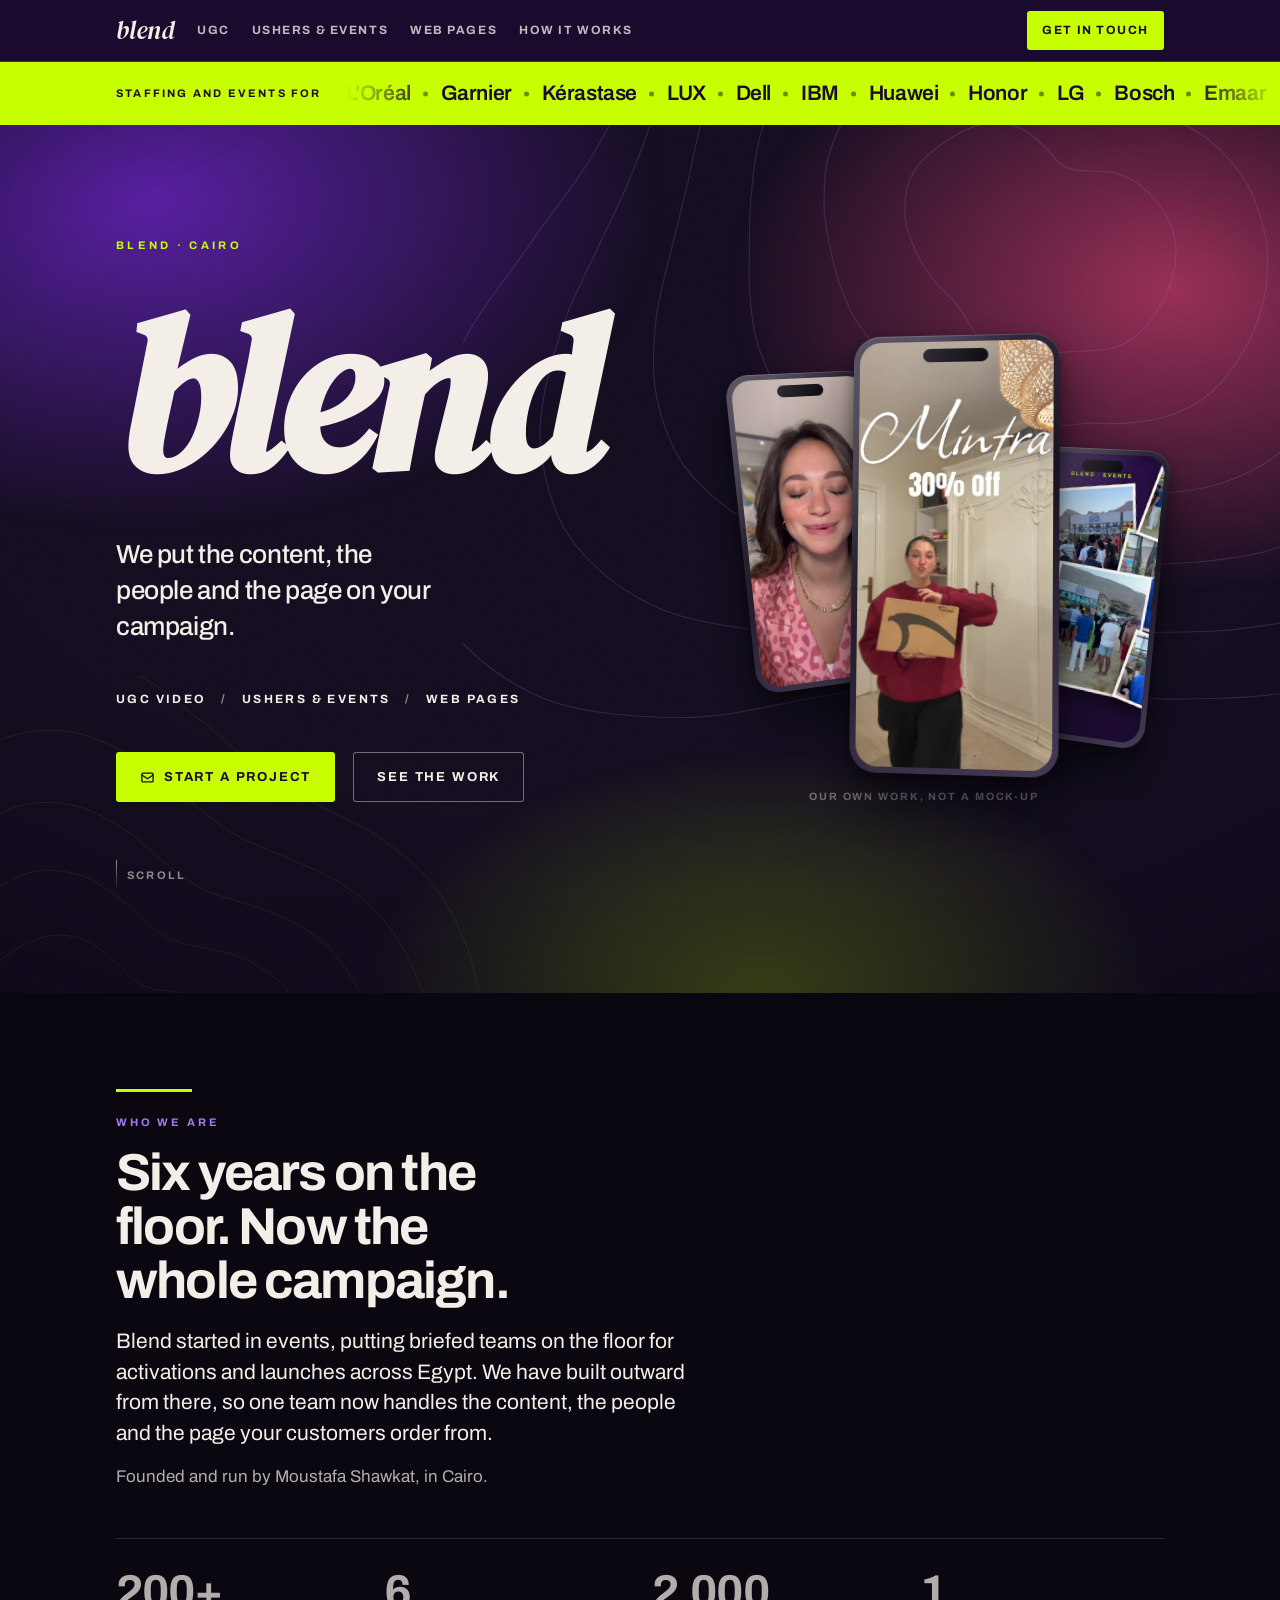
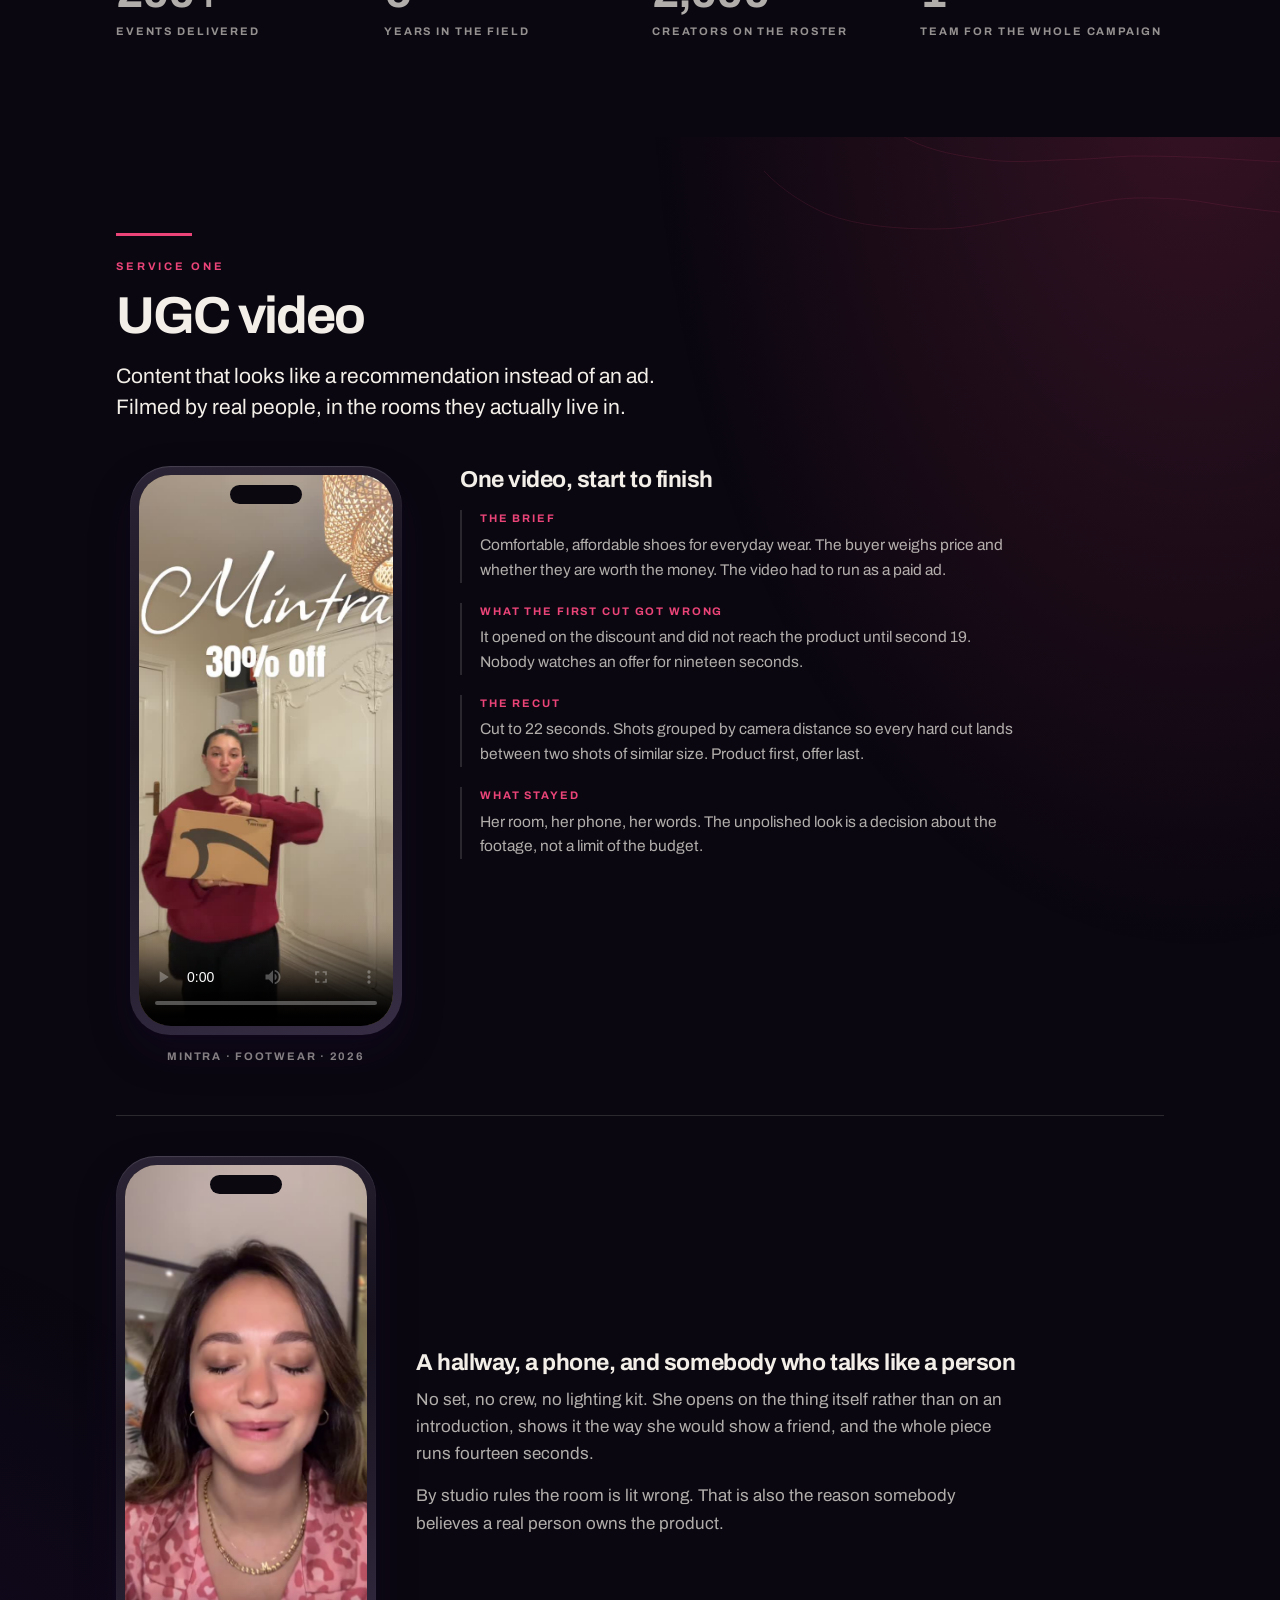
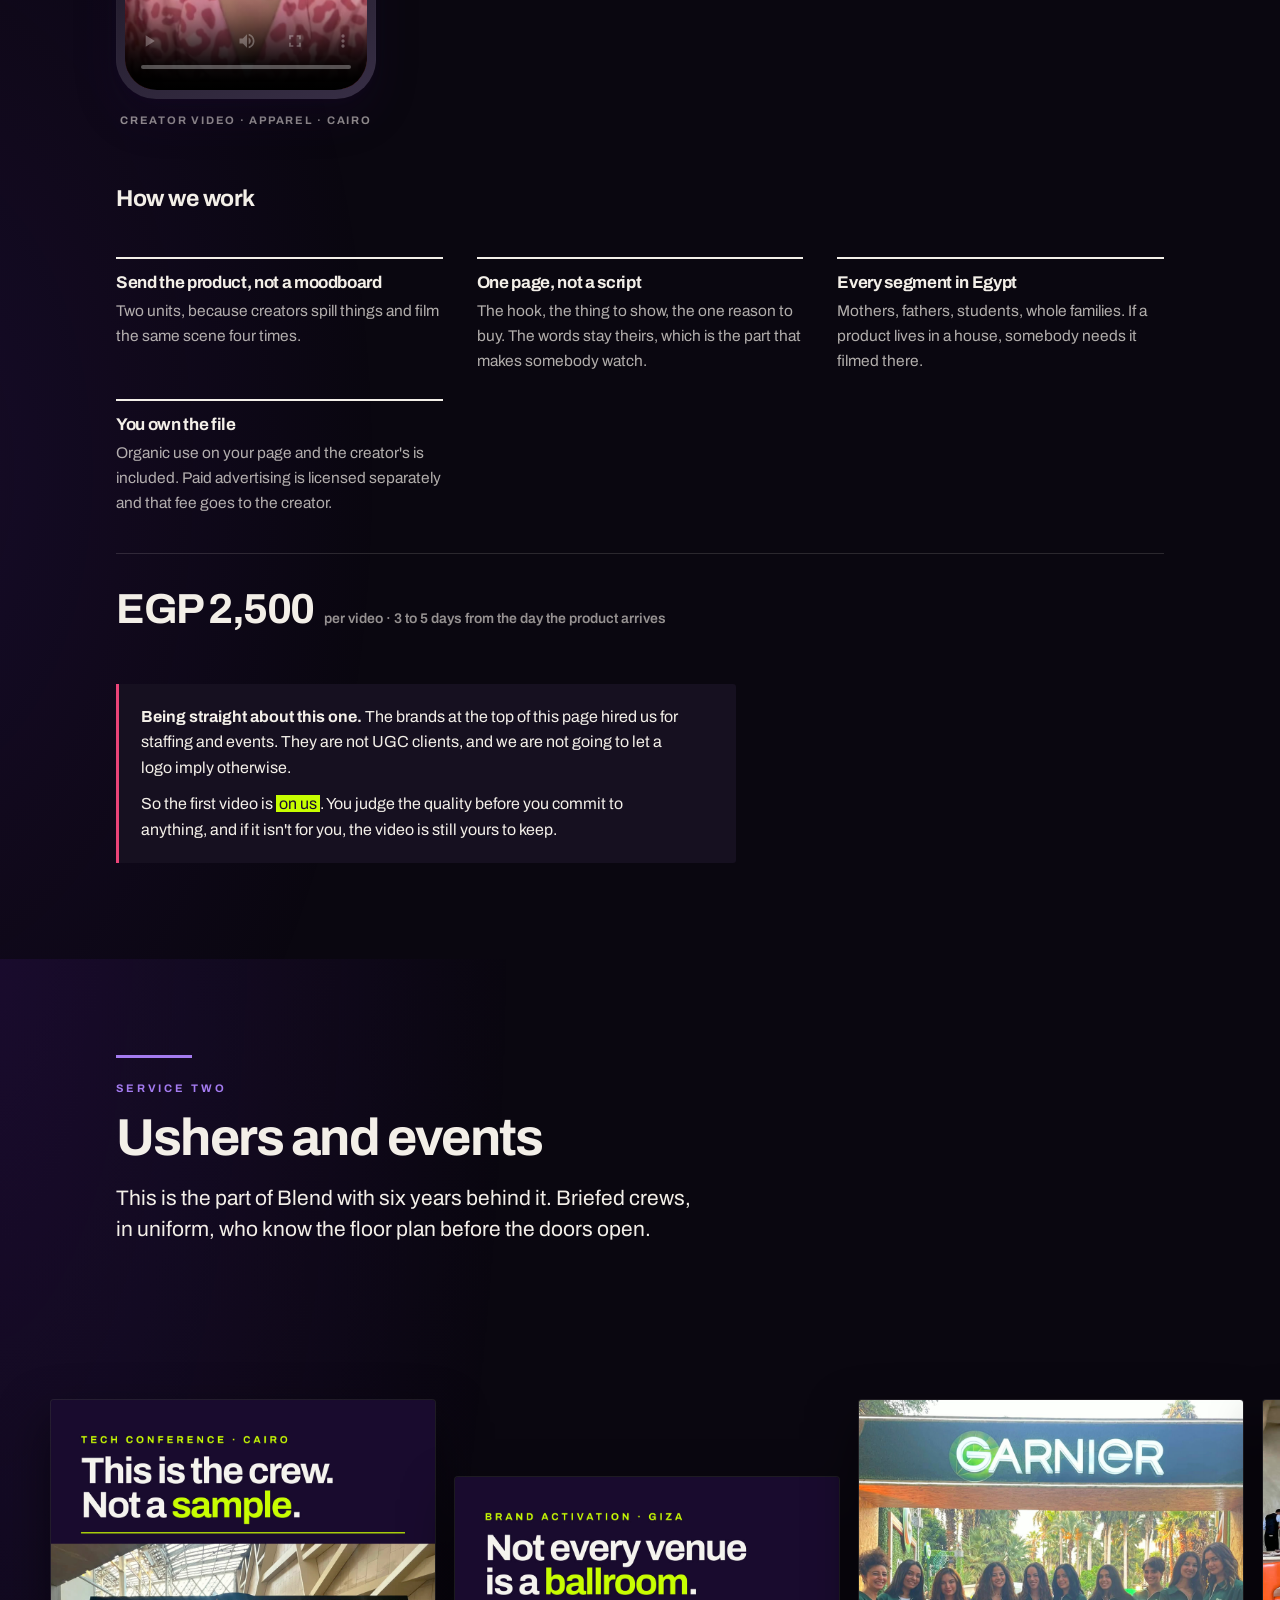
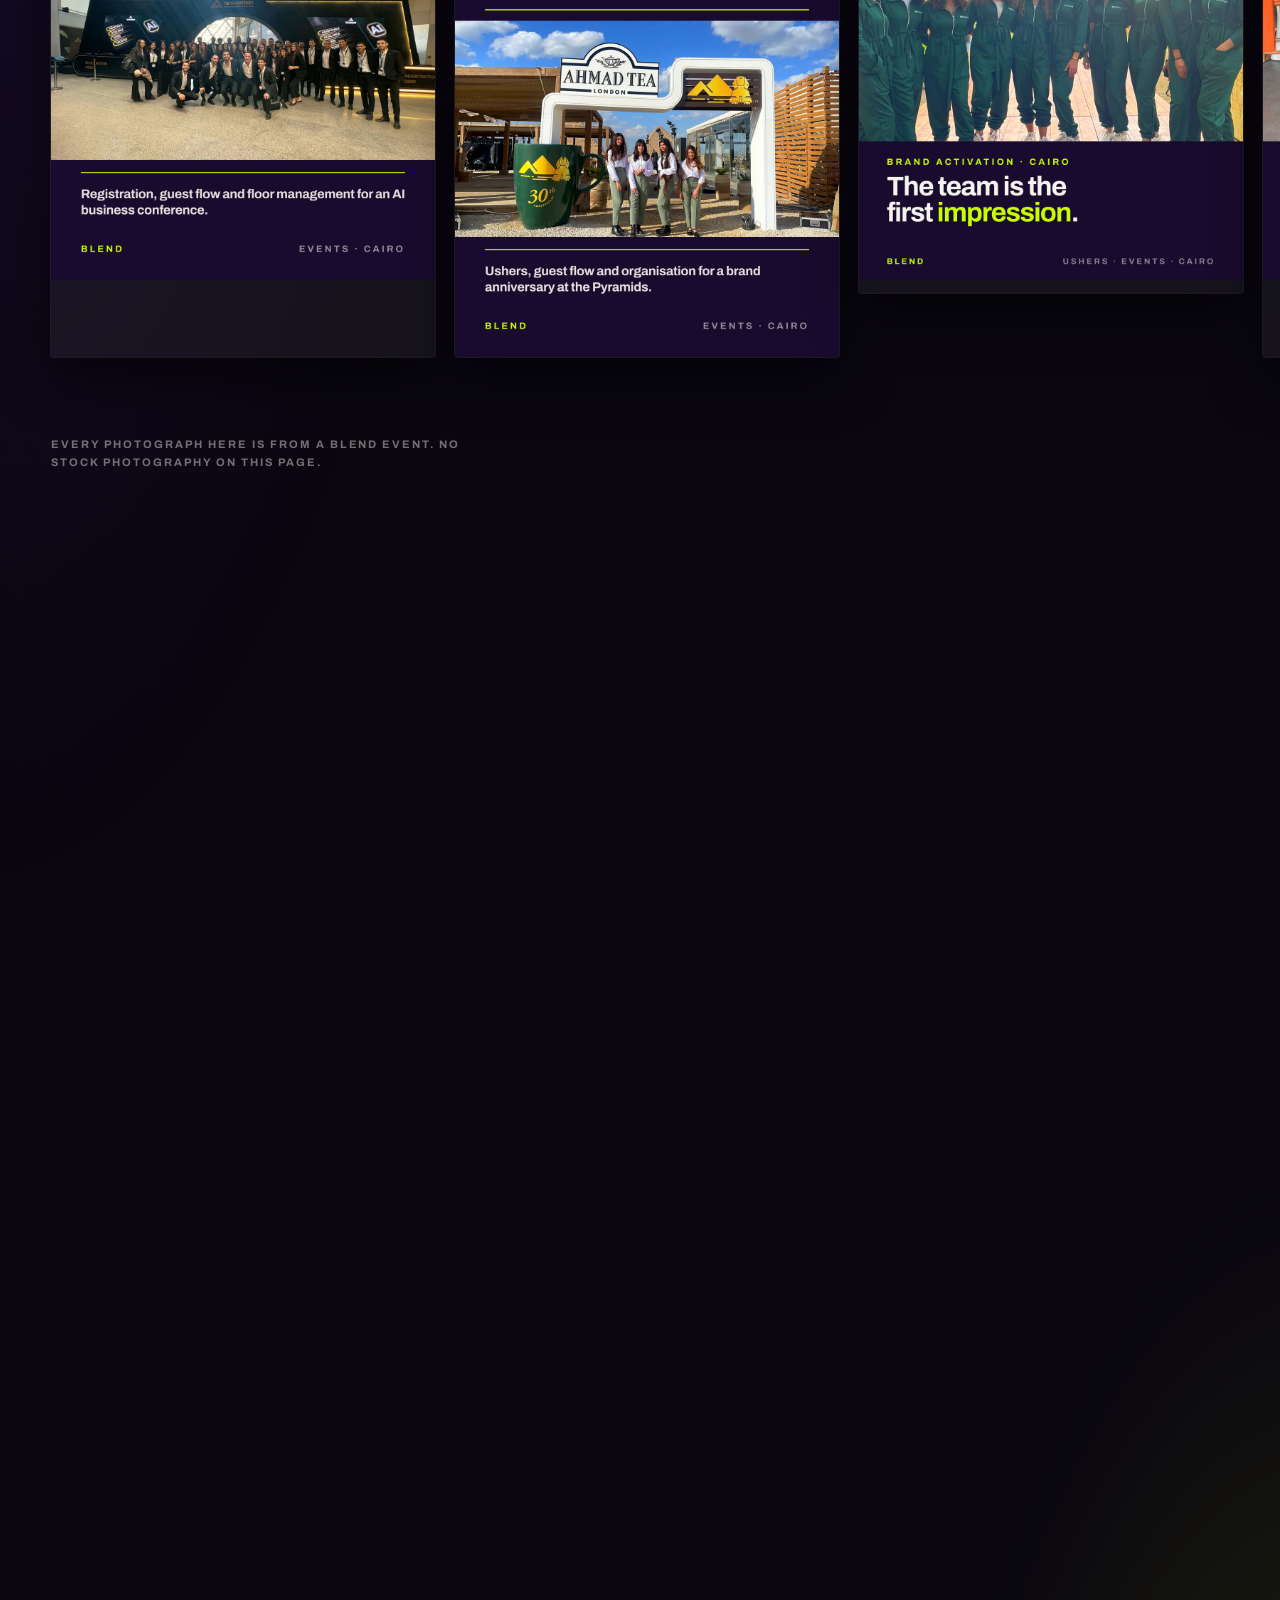
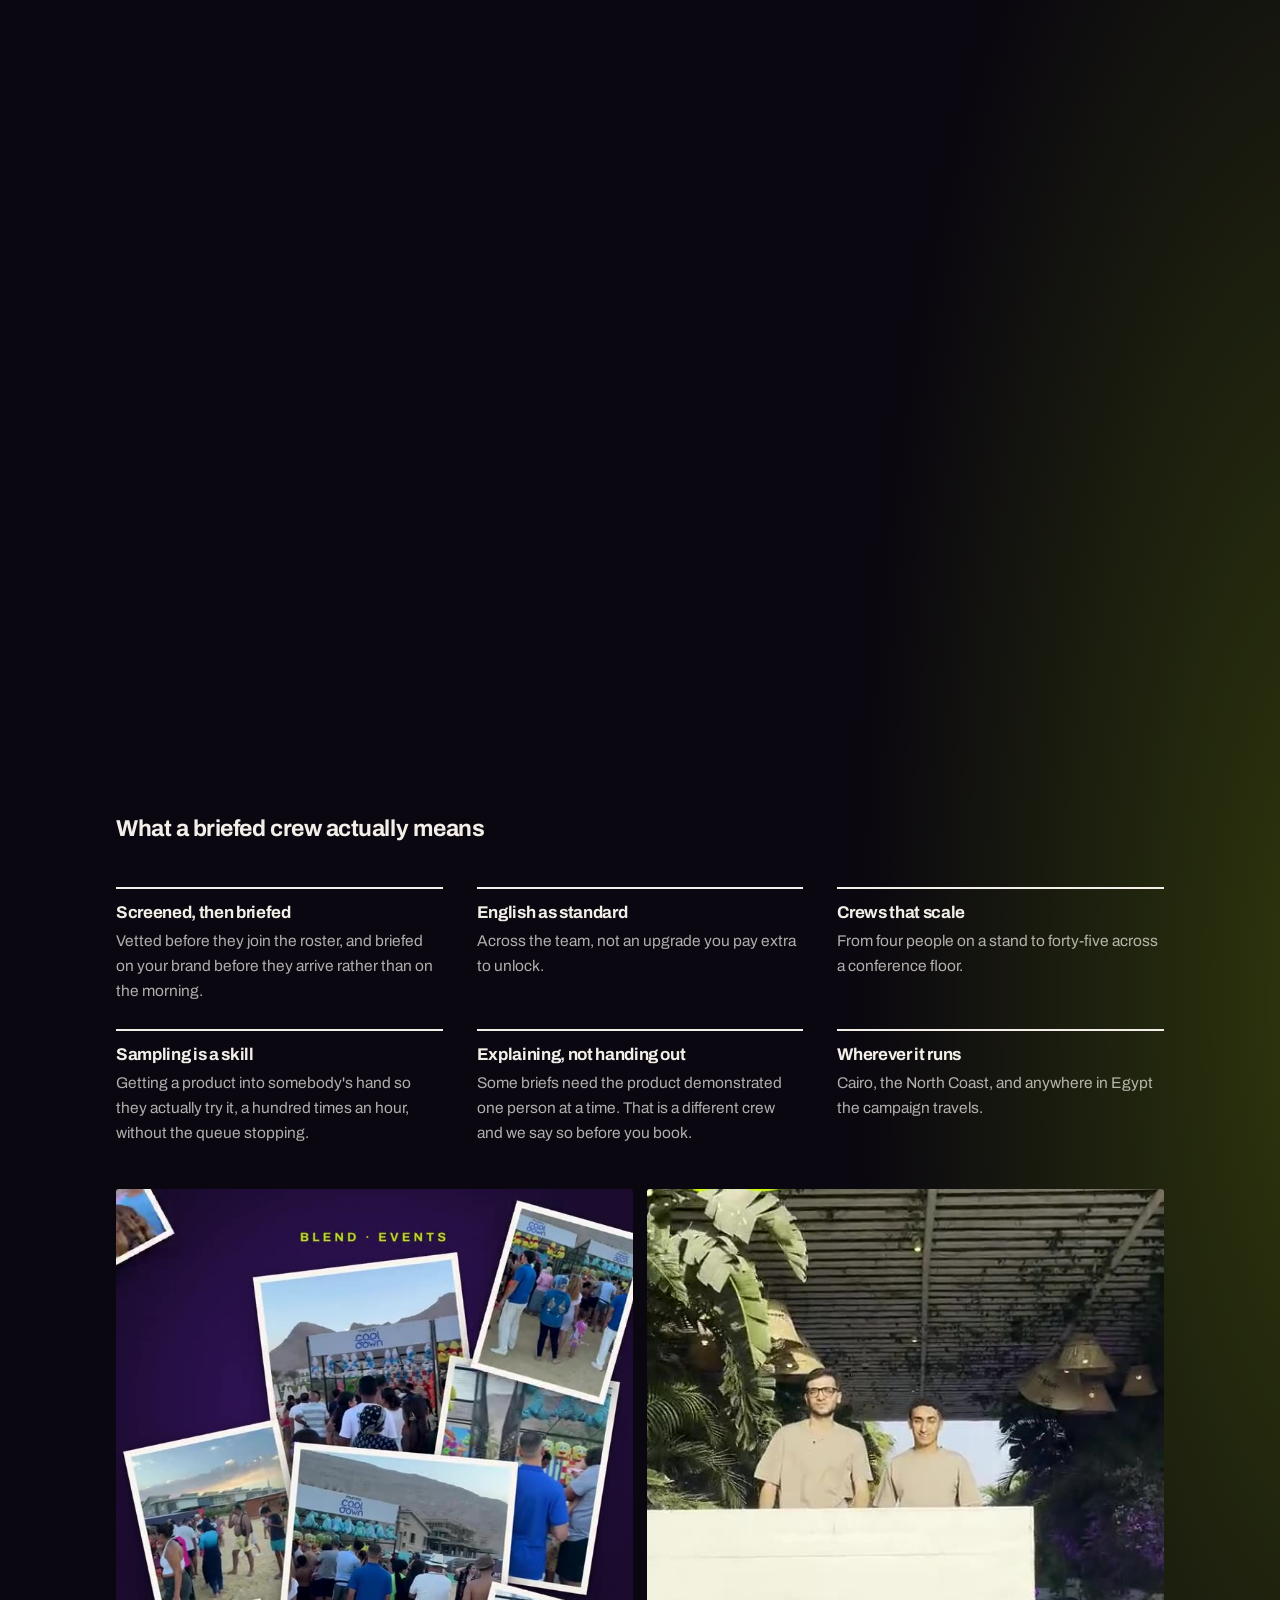
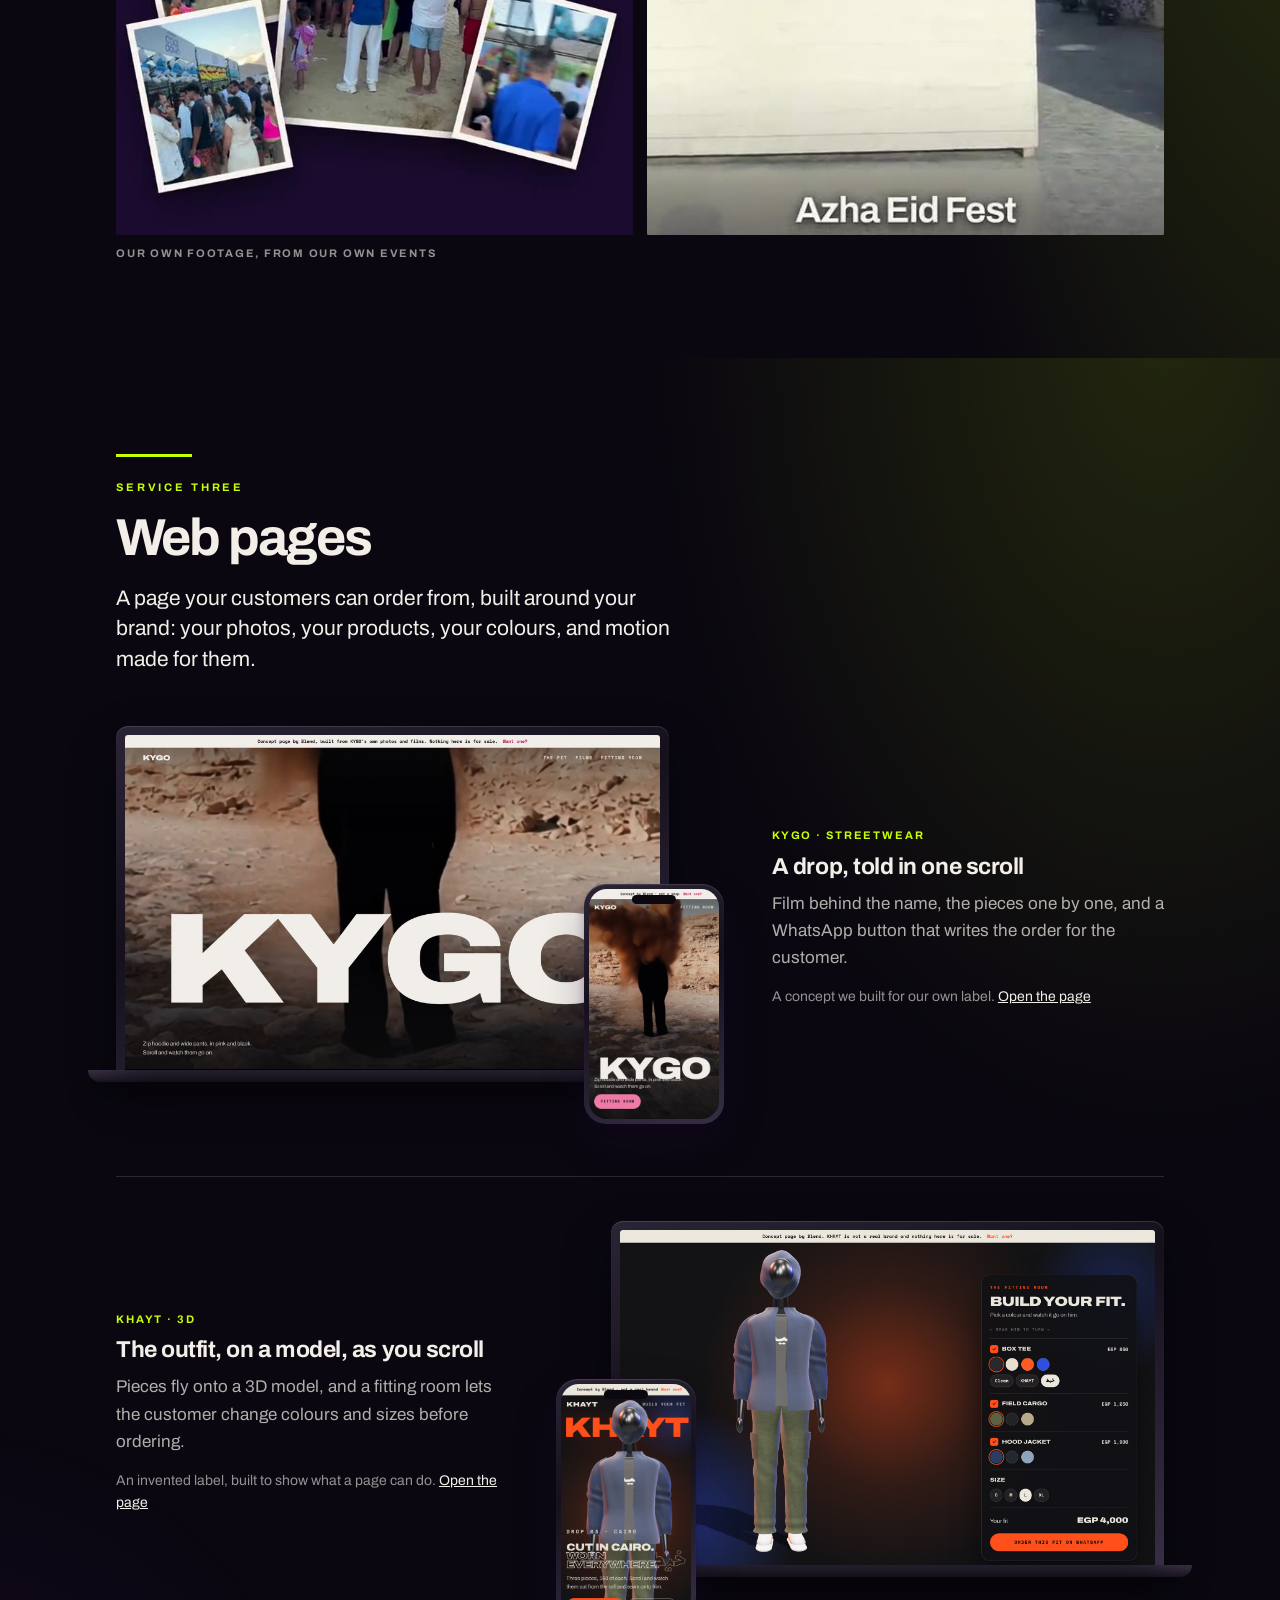
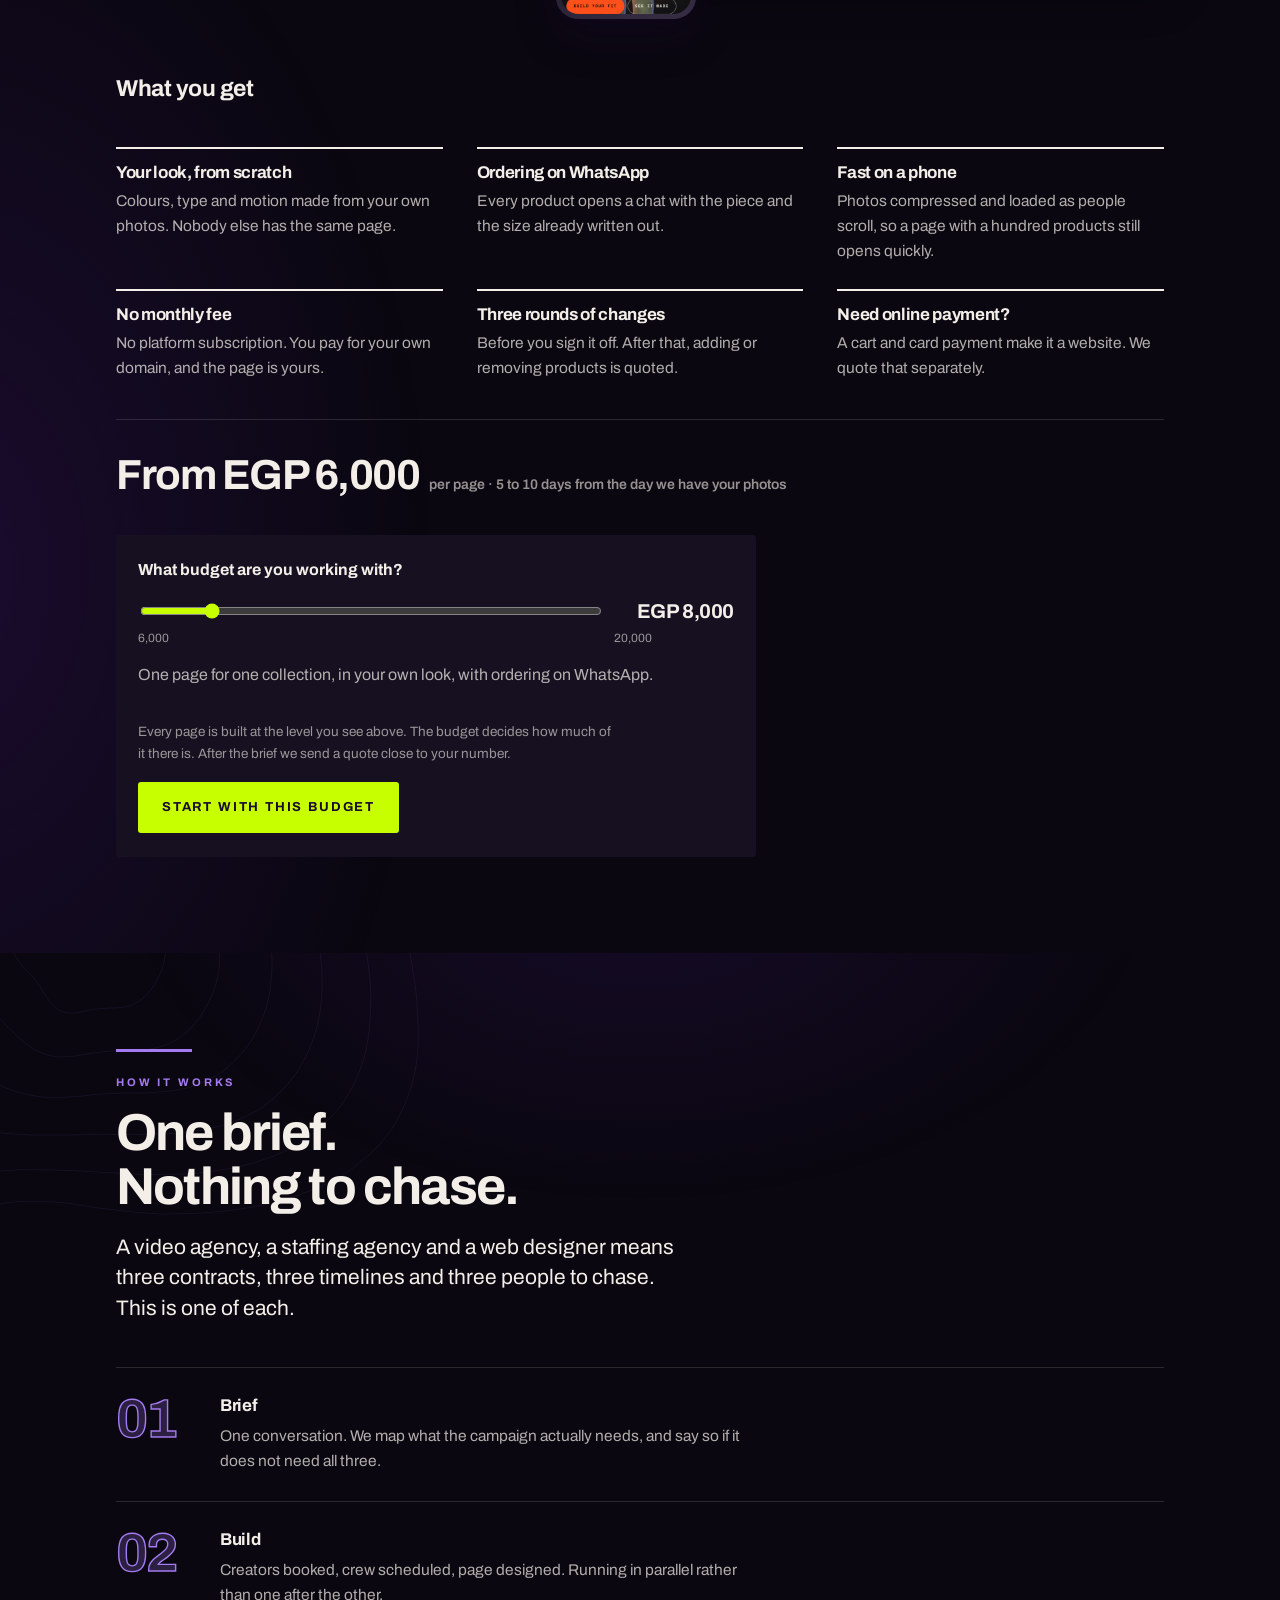
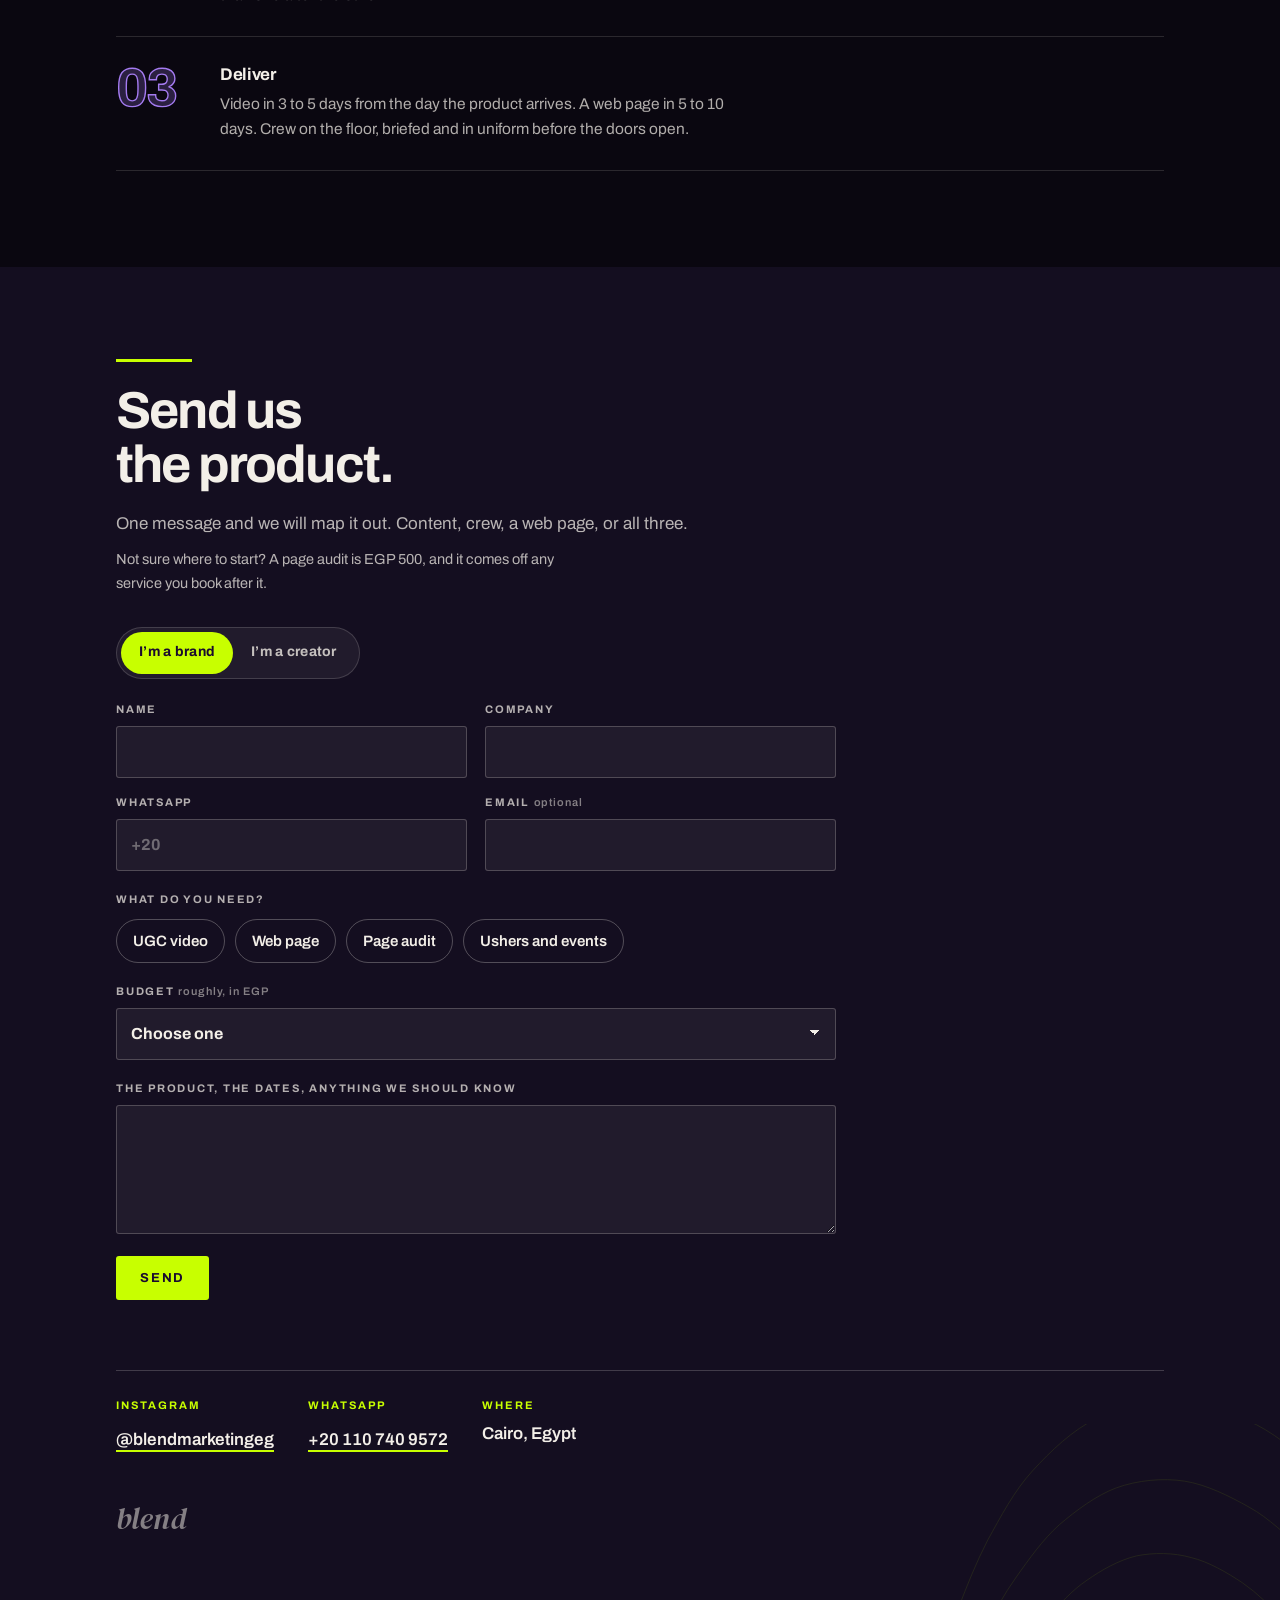
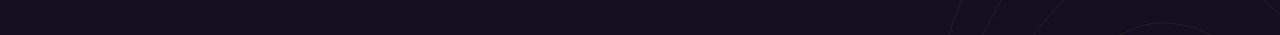
<file: index.html>
<!doctype html>
<html lang="en">
<head>
<meta charset="utf-8">
<meta name="viewport" content="width=device-width,initial-scale=1,viewport-fit=cover">
<meta name="description" content="Blend is a Cairo agency for UGC video, ushers and events, and web pages. One brief, one team.">
<meta property="og:title" content="Blend, Cairo">
<meta property="og:url" content="https://blend-marketing.com/">
<meta property="og:image" content="https://blend-marketing.com/img/og.jpg">
<meta property="og:image:width" content="1200">
<meta property="og:image:height" content="630">
<meta property="og:image:alt" content="Blend: UGC video, ushers and events, web pages, Cairo">
<meta name="twitter:card" content="summary_large_image">
<link rel="icon" href="img/favicon.svg" type="image/svg+xml">
<link rel="apple-touch-icon" href="img/apple-touch-icon.png">
<meta property="og:description" content="UGC video, ushers and events, and web pages. One team for the whole campaign.">
<meta property="og:type" content="website">
<meta name="theme-color" content="#0A0710">
<title>Blend, Cairo · UGC video, ushers and events, web pages</title>
<link rel="preconnect" href="https://fonts.googleapis.com">
<link rel="preconnect" href="https://fonts.gstatic.com" crossorigin>
<link rel="stylesheet" href="https://fonts.googleapis.com/css2?family=Archivo:ital,wght@0,400;0,500;0,600;0,700;1,400&family=DM+Serif+Display:ital@0;1&display=swap">
<style>
:root{color-scheme:light;padding-top:env(safe-area-inset-top,0px);
  padding-bottom:env(safe-area-inset-bottom,0px)}
html{scroll-padding-top:env(safe-area-inset-top,0px)}
body{margin:0}
img{max-width:100%}

/* ================= motion =================
   Driven by the scroll position itself through animation-timeline, so there
   is no scroll listener and no library: the browser runs it on the
   compositor. Only transform and opacity ever animate, because those two
   are the only properties that do not force the page to be laid out again.
   Where animation-timeline is unsupported the rules simply never apply and
   every element stays in its finished state, which is why each keyframe
   ends where the element is meant to rest.
   ========================================== */
@media (prefers-reduced-motion:no-preference){

  /* the cover: three layers at three speeds. The wordmark drifts slowest and
     the type over it fastest, which is the whole parallax effect. */
  @supports (animation-timeline:view()){
    .cover .mark{animation:markDrift linear both;animation-timeline:view();
      animation-range:entry 0% exit 100%}
    .cover .line,.cover .svc{animation:upFade linear both;
      animation-timeline:view();animation-range:entry 0% cover 40%}
    .glow{animation:glowDrift linear both;animation-timeline:view();
      animation-range:entry 0% exit 100%}

    /* sections rise as they come in, each resting at its natural place */
    .rv>*{animation:riseIn linear both;animation-timeline:view();
      animation-range:entry 8% entry 46%}

    /* photographs lag the page slightly, which reads as depth. The offset is
       small on purpose: a big one looks like the grid is broken. */
    .shots figure{animation:lag linear both;animation-timeline:view();
      animation-range:entry 0% exit 100%}
    .shots figure:nth-child(3n+2){animation-name:lagMore}

    /* the band behind each service shifts hue as it passes */
    .tintwash{animation:washMove linear both;animation-timeline:view();
      animation-range:entry 0% exit 100%}
  }

  @keyframes markDrift{from{transform:translate3d(0,26px,0)}
    to{transform:translate3d(0,-34px,0)}}
  @keyframes glowDrift{from{transform:translate3d(-4%,8%,0) scale(1.05)}
    to{transform:translate3d(4%,-10%,0) scale(1.15)}}
  @keyframes upFade{from{opacity:0;transform:translate3d(0,22px,0)}
    35%{opacity:1;transform:none} to{opacity:1;transform:none}}
  @keyframes riseIn{from{opacity:0;transform:translate3d(0,26px,0)}
    to{opacity:1;transform:none}}
  @keyframes lag{from{transform:translate3d(0,22px,0)}
    to{transform:translate3d(0,-22px,0)}}
  @keyframes lagMore{from{transform:translate3d(0,46px,0)}
    to{transform:translate3d(0,-46px,0)}}
  @keyframes washMove{from{transform:translate3d(0,-6%,0)}
    to{transform:translate3d(0,6%,0)}}
}

/* ---- the colour field behind the cover ----
   Three blobs rather than one layer, each drifting on its own clock. The
   durations are deliberately unrelated (29s, 37s, 43s) so the three never
   come back into step and the loop never becomes visible.

   There is no filter: blur() on any of them. A blurred element that is also
   animating has to be re-blurred every frame, which is the single most
   expensive thing a background like this can do. The softness comes from
   the gradients' own falloff instead, which costs nothing. */
.cover{position:relative;overflow:hidden;isolation:isolate}
.glow{position:absolute;inset:-30%;z-index:-1;pointer-events:none}
.blob{position:absolute;inset:0;will-change:transform}
.blob-a{background:radial-gradient(36% 32% at 26% 28%,rgba(91,33,168,.95),transparent 70%)}
.blob-b{background:radial-gradient(32% 30% at 76% 34%,rgba(235,68,120,.62),transparent 68%)}
.blob-c{background:radial-gradient(30% 26% at 56% 82%,rgba(200,255,0,.26),transparent 66%)}
@media (prefers-reduced-motion:no-preference){
  .blob-a{animation:driftA 29s ease-in-out infinite alternate}
  .blob-b{animation:driftB 37s ease-in-out infinite alternate}
  .blob-c{animation:driftC 43s ease-in-out infinite alternate}
}
@keyframes driftA{from{transform:translate3d(-5%,-3%,0) scale(1)}
  to{transform:translate3d(7%,6%,0) scale(1.18)}}
@keyframes driftB{from{transform:translate3d(6%,4%,0) scale(1.12)}
  to{transform:translate3d(-7%,-5%,0) scale(1)}}
@keyframes driftC{from{transform:translate3d(-4%,5%,0) scale(1.05)}
  to{transform:translate3d(8%,-7%,0) scale(1.22)}}

/* the same treatment on each service band, slower and fainter, so the page
   stays alive below the fold without competing with the work */
.tintwash{position:absolute;inset:-18% -14%;z-index:-1;pointer-events:none;
  will-change:transform}
@media (prefers-reduced-motion:no-preference){
  .tintwash{animation:driftSlow 53s ease-in-out infinite alternate}
}
@keyframes driftSlow{from{transform:translate3d(-3%,-2%,0) scale(1)}
  to{transform:translate3d(3%,3%,0) scale(1.1)}}


/* Each service sits on its own tinted band. overflow:hidden here is not
   decoration: the wash is inset past the edges and scaled as it drifts, so
   without the clip it pushes the document wider and the whole page scrolls
   sideways. */
.tinted{position:relative;overflow:hidden;isolation:isolate}
.t-ugc .tintwash{background:
  radial-gradient(48% 40% at 84% 10%,rgba(235,68,120,.20),transparent 70%),
  radial-gradient(40% 36% at 6% 72%,rgba(91,33,168,.16),transparent 70%)}
.t-ev .tintwash{background:
  radial-gradient(46% 40% at 10% 12%,rgba(91,33,168,.20),transparent 70%),
  radial-gradient(42% 36% at 92% 70%,rgba(200,255,0,.20),transparent 70%)}
.t-how .tintwash{background:
  radial-gradient(44% 38% at 50% 6%,rgba(91,33,168,.16),transparent 72%)}

/* a little grain over everything, which is what stops a large flat gradient
   from banding on a phone screen */
body::after{content:"";position:fixed;inset:0;z-index:1;pointer-events:none;
  opacity:.055;mix-blend-mode:soft-light;
  background-image:url("data:image/svg+xml;utf8,<svg xmlns='http://www.w3.org/2000/svg' width='140' height='140'><filter id='n'><feTurbulence type='fractalNoise' baseFrequency='.85' numOctaves='3'/></filter><rect width='140' height='140' filter='url(%23n)'/></svg>");
  background-size:140px 140px}

/* depth on the photographs themselves */
.shots figure{will-change:transform}
.shots img{transition:transform .28s var(--ease-cine)}
@media (hover:hover){.shots figure:hover img{transform:scale(1.035)}}






/* ================= the cinematic pass =================
   Four things, all of them about pacing rather than effects.
   ====================================================== */

/* One easing curve for everything that is meant to feel heavy: a fast start
   and a long tail, the way a camera settles rather than stops. */
:root{--ease-cine:cubic-bezier(.16,1,.3,1)}

/* 1. The cover composes itself once, on load, instead of arriving complete.
      The whole sequence is under a second, because an entrance a viewer has
      to wait through is a cost, not an effect. */
@media (prefers-reduced-motion:no-preference){
  .cover .sub,.cover .mark,.cover .line,.cover .svc,
  .cover .cover-cta,.cover .scroll-cue{
    animation:cineIn .95s var(--ease-cine) both}
  .cover .sub{animation-delay:.05s}
  .cover .mark{animation-delay:.16s}
  .cover .line{animation-delay:.34s}
  .cover .svc{animation-delay:.46s}
  .cover .cover-cta{animation-delay:.56s}
  .cover .scroll-cue{animation-delay:.72s}
}
@keyframes cineIn{
  from{opacity:0;transform:translate3d(0,30px,0)}
  to{opacity:1;transform:none}}

/* 2. A vignette. The single cheapest thing that makes a frame read as a
      frame rather than as a coloured rectangle. */
.cover::after{content:"";position:absolute;inset:0;pointer-events:none;z-index:0;
  background:radial-gradient(120% 92% at 50% 42%,transparent 44%,rgba(8,3,16,.55) 100%)}
.cover .wrap{position:relative;z-index:1}

/* 3. The photographs are uncovered rather than faded in: the frame wipes
      open and the picture inside settles back from a slight push. */
.shots figure{clip-path:inset(0 0 0 0)}
@media (prefers-reduced-motion:no-preference){
  @supports (animation-timeline:view()){
    .shots figure{animation:lag linear both,wipeIn 1s var(--ease-cine) both;
      animation-timeline:view(),auto}
  }
  .js-motion .shots figure.pre{clip-path:inset(0 0 100% 0);opacity:1}
  .js-motion .shots figure.pre.in{clip-path:inset(0 0 0 0);
    transition:clip-path .95s var(--ease-cine)}
}
@keyframes wipeIn{from{clip-path:inset(0 0 100% 0)}to{clip-path:inset(0 0 0 0)}}
@keyframes settle{from{transform:scale(1.14)}to{transform:scale(1)}}

/* 4. A slow push on each photograph, so the grid is never completely still.
      Twenty-two seconds for two per cent: at that rate nobody catches it
      moving, they only register that it is alive. It starts after the
      settle has finished, and pauses under the pointer so anyone actually
      looking at a picture gets a still one. */
@media (prefers-reduced-motion:no-preference){
  .shots img{animation:settle 1.4s var(--ease-cine) both,
                       push 22s 1.4s ease-in-out infinite alternate}
  .shots figure:nth-child(2n) img{animation-duration:1.4s,27s}
  .shots figure:nth-child(3n) img{animation-duration:1.4s,31s}
  .shots figure:hover img{animation-play-state:running,paused}
}
@keyframes push{from{transform:scale(1)}to{transform:scale(1.02)}}

/* ---- the cover's one action ----
   The page opened with nothing to do. A visitor who is convinced by the
   first screen had to scroll the whole document to find a way to say so. */
.cover-cta{display:flex;flex-wrap:wrap;align-items:center;gap:14px 18px;
  margin-top:clamp(28px,5vw,42px)}
.btn{display:inline-flex;align-items:center;gap:9px;background:var(--lime);
  color:#1A0B2E;text-decoration:none;font-size:13px;font-weight:700;
  letter-spacing:.14em;text-transform:uppercase;padding:15px 24px;border-radius:3px;
  transition:background .18s ease,transform .12s ease}
.btn:hover{background:#F3EFE8}
.btn:active{transform:scale(.98)}
.btn svg{width:15px;height:15px;flex:0 0 auto}
.btn-ghost{background:transparent;color:#F3EFE8;
  box-shadow:inset 0 0 0 1px rgba(243,239,232,.42)}
.btn-ghost:hover{background:rgba(243,239,232,.1);color:#F3EFE8}

/* a quiet cue that the page continues */
.scroll-cue{display:flex;align-items:center;gap:10px;margin-top:clamp(34px,6vw,58px);
  font-size:11px;font-weight:700;letter-spacing:.2em;text-transform:uppercase;
  color:rgba(243,239,232,.55)}
.scroll-cue i{display:block;width:1px;height:30px;
  background:linear-gradient(rgba(243,239,232,.6),transparent)}
@media (prefers-reduced-motion:no-preference){
  .scroll-cue i{animation:cue 2.2s ease-in-out infinite;transform-origin:top}
}
@keyframes cue{0%,100%{transform:scaleY(.4);opacity:.5}50%{transform:scaleY(1);opacity:1}}

/* ---- interaction states ----
   Every control answers the pointer and the keyboard. The focus ring is
   drawn rather than removed, because a keyboard user with no ring cannot
   tell where they are. */
a,button{cursor:pointer}
a:focus-visible,button:focus-visible,video:focus-visible{
  outline:3px solid var(--purple);outline-offset:3px;border-radius:2px}
.nav a.l{transition:background .18s ease,color .18s ease}
.nav .cta{transition:background .18s ease,transform .12s ease}
.nav .cta:active{transform:scale(.97)}
.close .contact .v{transition:color .18s ease}

/* ---- the phone the work is actually watched on ----
   Drawn rather than photographed: a device mock-up as an image would be
   another 300KB and would not match the page's own dark value. */
.phone{position:relative;width:100%;max-width:272px;margin-inline:auto;
  padding:9px;border-radius:40px;background:linear-gradient(160deg,#2b2436,#15101c 42%,#372e45);
  box-shadow:0 1px 1px rgba(255,255,255,.14) inset,
             0 18px 40px rgba(26,11,46,.30),0 3px 10px rgba(26,11,46,.22)}
.phone-screen{position:relative;border-radius:32px;overflow:hidden;background:#000;
  aspect-ratio:9/19.5;display:grid}
.phone-screen video,.phone-screen img{width:100%;height:100%;object-fit:cover;border-radius:0;
  aspect-ratio:auto;background:#000}
.phone-notch{position:absolute;top:10px;left:50%;transform:translateX(-50%);
  width:72px;height:19px;border-radius:12px;background:#0b0810;z-index:2;
  pointer-events:none}
.phone-cap{font-size:11px;font-weight:700;letter-spacing:.16em;text-transform:uppercase;
  color:var(--ink-50);margin:13px 0 0;text-align:center}

/* ---- client names, moving ---- */
.marquee{margin-top:26px;overflow:hidden;position:relative;
  -webkit-mask-image:linear-gradient(90deg,transparent,#000 9%,#000 91%,transparent);
  mask-image:linear-gradient(90deg,transparent,#000 9%,#000 91%,transparent)}
.marquee-row{display:flex;width:max-content;gap:0}
.marquee-row span{font-size:clamp(16px,2.2vw,21px);font-weight:600;letter-spacing:-.02em;
  color:var(--ink);white-space:nowrap;padding-right:30px;position:relative}
.marquee-row span::after{content:"";position:absolute;right:13px;top:50%;
  width:5px;height:5px;border-radius:50%;background:var(--pink);transform:translateY(-50%)}
@media (prefers-reduced-motion:no-preference){
  .marquee-row{animation:slide 46s linear infinite}
  .marquee:hover .marquee-row{animation-play-state:paused}
}
@keyframes slide{from{transform:translate3d(0,0,0)}
  to{transform:translate3d(-50%,0,0)}}

/* ---- the grid arrives one card at a time ---- */
@media (prefers-reduced-motion:no-preference){
  @supports (animation-timeline:view()){
    .shots figure{animation:lag linear both,cardIn .6s var(--ease-cine) both;
      animation-timeline:view(),auto}
  }
}
@keyframes cardIn{from{opacity:0;transform:translate3d(0,20px,0) scale(.97)}
  to{opacity:1;transform:none}}
.js-motion .shots figure.pre{opacity:0}
.js-motion .shots figure.pre.in{opacity:1;transition:opacity .55s ease}

/* ---- the nav marks where you are ---- */
.nav a.l.here{color:#1A0B2E;background:var(--lime)}

/* the fallback's own states, used only once the script has said it is needed */
.js-motion .rv>.pre{opacity:0;transform:translate3d(0,26px,0)}
.js-motion .rv>.pre.in{opacity:1;transform:none;
  transition:opacity .62s var(--ease-cine),
             transform .62s var(--ease-cine)}
.js-motion .glow,.js-motion .tintwash,
.js-motion .cover .mark,.js-motion .shots figure{will-change:transform}

@media (prefers-reduced-motion:reduce){
  *{animation:none!important;transition:none!important}}
</style>
<style>
/* Layout: paper ground throughout, photographs full-bleed between text bands.
   Each service is a chapter with its own accent on the eyebrow only. The dark
   ink ground appears once, on the cover, so it reads as a cover and not as a
   default. Lime and pink are small: a rule, a label, a highlight behind three
   words. Never a field of either. */
:root{
  /* Committed to one dark world rather than following the reader's setting.
     The ground is near-black with Blend's own purple bias in it, not a
     neutral black: the nine event posts are all #1A0B2E, and on a neutral
     ground they read as cards dropped onto a page instead of as part of it.
     Every value below was measured against this ground; the brand's dark
     purple came back at 2.12:1 and is replaced on dark by a lighter tone at
     the same hue. */
  --paper:#0A0710; --card:#161020; --ink:#F3EFE8;
  --ink-72:rgba(243,239,232,.72); --ink-50:rgba(243,239,232,.60);
  --ink-45:rgba(243,239,232,.60); --ink-14:rgba(243,239,232,.14);
  --ink-06:rgba(243,239,232,.05);
  --lime:#C8FF00; --purple:#A47BF0; --pink:#EB4478; --clay:#E0A188;
  --pink-ink:#EB4478;
  --sans:'Archivo',system-ui,-apple-system,'Segoe UI',sans-serif;
  --serif:'DM Serif Display',Georgia,'Times New Roman',serif;
  color-scheme:dark;
}

*{box-sizing:border-box}
body{margin:0;background:var(--paper);color:var(--ink);font-family:var(--sans);
  font-size:17px;line-height:1.6;-webkit-font-smoothing:antialiased}

/* ---- the bar that makes this read as a site rather than a document ---- */
html{scroll-behavior:smooth}
/* a jump has to clear the bar, or the heading lands underneath it */
section[id],footer[id]{scroll-margin-top:calc(62px + env(safe-area-inset-top,0px))}
/* paints the strip above the bar so nothing scrolls into the phone's status area */
body::before{content:"";position:fixed;inset:0 0 auto;height:env(safe-area-inset-top,0px);
  background:#1A0B2E;z-index:60}
.nav{position:sticky;top:env(safe-area-inset-top,0px);z-index:50;background:#1A0B2E;
  border-bottom:1px solid rgba(243,239,232,.15)}
.nav .in{max-width:1080px;margin:0 auto;display:flex;align-items:center;gap:12px;
  padding-block:11px;
  padding-left:max(16px,env(safe-area-inset-left,0px));
  padding-right:max(16px,env(safe-area-inset-right,0px))}
.nav .logo{font-family:var(--serif);font-style:italic;font-size:25px;color:#F3EFE8;
  text-decoration:none;line-height:1;flex:0 0 auto}
.nav ul{list-style:none;display:flex;gap:2px;margin:0;padding:0;flex:1 1 auto;
  min-width:0;overflow-x:auto;scrollbar-width:none}
.nav ul::-webkit-scrollbar{display:none}
.nav a.l{color:rgba(243,239,232,.76);text-decoration:none;font-size:12px;font-weight:700;
  letter-spacing:.13em;text-transform:uppercase;white-space:nowrap;padding:8px 10px;
  border-radius:3px;display:block}
.nav a.l:hover,.nav a.l:focus-visible{color:#1A0B2E;background:var(--lime)}
.nav .cta{flex:0 0 auto;background:var(--lime);color:#1A0B2E;text-decoration:none;
  font-size:12px;font-weight:700;letter-spacing:.13em;text-transform:uppercase;
  padding:10px 15px;border-radius:3px;white-space:nowrap}
.nav .cta:hover,.nav .cta:focus-visible{background:#F3EFE8}
.nav a:focus-visible{outline:2px solid var(--lime);outline-offset:2px}
@media (max-width:560px){.nav ul{display:none}.nav .in{justify-content:space-between}}
@media (prefers-reduced-motion:reduce){html{scroll-behavior:auto}}
.wrap{max-width:1080px;margin:0 auto;
  padding-left:max(16px,env(safe-area-inset-left,0px));
  padding-right:max(16px,env(safe-area-inset-right,0px))}
img,video{max-width:100%;display:block}

/* ---- cover: the one dark surface in the document ---- */
.cover{background:#140E20;color:#F3EFE8}
.cover .wrap{padding-block:clamp(56px,11vw,112px) clamp(48px,9vw,88px)}
.cover .mark{font-family:var(--serif);font-style:italic;
  font-size:clamp(68px,17vw,236px);line-height:.82;letter-spacing:-.03em;margin:0}
.cover .sub{font-size:11px;font-weight:700;letter-spacing:.3em;text-transform:uppercase;
  color:var(--lime);margin:0 0 clamp(28px,6vw,52px)}
/* the colour is explicit because the generic p rule sets a dark ink that
   would be invisible on this one dark band */
.cover .line{font-size:clamp(19px,2.6vw,26px);line-height:1.38;max-width:21ch;
  margin:clamp(30px,6vw,52px) 0 0;font-weight:500;letter-spacing:-.015em;
  color:#F3EFE8}
.cover .svc{display:flex;flex-wrap:wrap;gap:0 10px;margin-top:clamp(28px,5vw,46px);
  font-size:12px;font-weight:700;letter-spacing:.2em;text-transform:uppercase;
  color:rgba(243,239,232,.62)}
.cover .svc b{color:#F3EFE8;font-weight:700}
.rule{height:3px;background:var(--lime);width:76px;margin:0 0 22px}

/* ---- shared section furniture ---- */
section>.wrap{padding-block:clamp(52px,9vw,96px)}
.eyebrow{font-size:11px;font-weight:700;letter-spacing:.26em;text-transform:uppercase;
  margin:0 0 14px}
h2{font-size:clamp(30px,5.4vw,52px);line-height:1.04;letter-spacing:-.035em;
  margin:0 0 18px;font-weight:700;text-wrap:balance;max-width:17ch}
h3{font-size:clamp(19px,2.3vw,23px);line-height:1.22;letter-spacing:-.02em;
  margin:0 0 7px;font-weight:700}
p{margin:0 0 15px;max-width:60ch;color:var(--ink-72)}
p.lead{font-size:clamp(18px,2.1vw,21px);color:var(--ink);max-width:48ch;line-height:1.45}
strong{font-weight:700;color:var(--ink)}
.hl{background:var(--lime);color:#1A0B2E;padding:0 .18em;
  box-decoration-break:clone;-webkit-box-decoration-break:clone}
:root[data-theme="dark"] .hl,
:root:not([data-theme="light"]) .hl{color:#1A0B2E}

/* ---- the number band ---- */
.nums{display:grid;grid-template-columns:repeat(auto-fit,minmax(150px,1fr));
  gap:28px 24px;margin-top:clamp(32px,5vw,48px);
  border-top:1px solid var(--ink-14);padding-top:30px}
.nums .n{font-size:clamp(34px,5vw,46px);line-height:1;font-weight:700;
  letter-spacing:-.04em;font-variant-numeric:tabular-nums;margin:0}
.nums .k{font-size:11px;font-weight:700;letter-spacing:.17em;text-transform:uppercase;
  color:var(--ink-50);margin:8px 0 0}
.nums .src{font-size:12.5px;color:var(--ink-50);margin:5px 0 0;line-height:1.4}

/* ---- photography ---- */
.shots{display:grid;gap:10px;margin-top:clamp(30px,5vw,44px)}
.g3{grid-template-columns:repeat(3,1fr)}
.g2{grid-template-columns:repeat(2,1fr)}
/* On a dark ground a drop shadow does nothing; a hairline of light is what
   separates one dark picture from the dark page behind it. */
.shots figure{margin:0;position:relative;overflow:hidden;background:var(--ink-06);
  border-radius:3px;box-shadow:0 0 0 1px rgba(243,239,232,.09),
              0 18px 44px rgba(0,0,0,.5)}
.shots img{width:100%;height:100%;object-fit:cover;aspect-ratio:4/5}
.shots .wide img{aspect-ratio:16/10}
.cap{font-size:11px;font-weight:700;letter-spacing:.16em;text-transform:uppercase;
  color:var(--ink-50);margin:9px 0 0}
@media (max-width:620px){.g3{grid-template-columns:repeat(2,1fr)}}
@media (max-width:420px){.g3,.g2{grid-template-columns:1fr}}

/* ---- the detail rows ---- */
.rows{display:grid;grid-template-columns:repeat(auto-fit,minmax(248px,1fr));
  gap:26px 34px;margin-top:clamp(30px,5vw,44px)}
.rows>div{min-width:0;border-top:2px solid var(--ink);padding-top:14px}
.rows h3{font-size:17px;margin-bottom:5px}
.rows p{font-size:15.5px;margin:0}

/* ---- the UGC case ---- */
.case{display:grid;grid-template-columns:minmax(0,300px) minmax(0,1fr);
  gap:clamp(24px,4vw,44px);align-items:start;margin-top:clamp(30px,5vw,44px)}
.case video{width:100%;border-radius:3px;background:#000;aspect-ratio:9/16}
@media (max-width:700px){.case{grid-template-columns:1fr}
  .case .vid{max-width:300px}}
.beat{border-left:2px solid var(--ink-14);padding:0 0 0 18px;margin:0 0 20px}
.beat b{display:block;font-size:11px;font-weight:700;letter-spacing:.17em;
  text-transform:uppercase;color:var(--pink-ink);margin-bottom:5px}
.beat p{margin:0;font-size:15.5px}

/* ---- second creator, video beside its note ---- */
.pair{display:grid;grid-template-columns:minmax(0,260px) minmax(0,1fr);
  gap:clamp(22px,4vw,40px);align-items:center;margin-top:clamp(34px,5vw,50px);
  padding-top:clamp(30px,4vw,40px);border-top:1px solid var(--ink-14)}
.pair video{width:100%;border-radius:3px;background:#000;aspect-ratio:9/16}
.pair-txt h3{margin-bottom:9px}
.pair-txt p:last-child{margin-bottom:0}
@media (max-width:700px){.pair{grid-template-columns:1fr}
  .pair>div:first-child{max-width:260px}}

/* ---- motion pair ---- */
.reels{display:grid;grid-template-columns:repeat(auto-fit,minmax(210px,1fr));
  gap:14px;margin-top:clamp(30px,5vw,44px)}
/* the two reels were shot at different ratios, 4:5 and 9:16, so left to
   themselves one column ran far taller than the other and the row read as
   broken. Both are held to one ratio and cropped to it. */
.reels video{width:100%;border-radius:3px;background:#000;
  aspect-ratio:4/5;object-fit:cover}

/* ---- the honest note ---- */
.note{background:var(--card);border-left:3px solid var(--pink);padding:20px 22px;
  margin-top:clamp(28px,4vw,40px);max-width:62ch;border-radius:0 3px 3px 0}
.note p{margin:0;color:var(--ink);font-size:16px}
.note p+p{margin-top:11px}

/* ---- client names, set as type rather than logos ---- */
.names{display:flex;flex-wrap:wrap;gap:9px 0;margin-top:26px;
  font-size:clamp(17px,2.4vw,22px);font-weight:600;letter-spacing:-.02em;
  line-height:1.45;color:var(--ink);max-width:40ch}
.names span::after{content:"·";color:var(--ink-50);margin:0 .5em;font-weight:400}
.names span:last-child::after{content:""}

/* ---- price ---- */
.price{display:flex;flex-wrap:wrap;align-items:baseline;gap:10px;
  margin-top:clamp(26px,4vw,38px);padding-top:22px;border-top:1px solid var(--ink-14)}
.price .big{font-size:clamp(30px,4.6vw,42px);font-weight:700;letter-spacing:-.035em;
  font-variant-numeric:tabular-nums}
.price .unit{font-size:14px;color:var(--ink-50);font-weight:600}

/* ---- steps ---- */
.steps{counter-reset:s;margin-top:clamp(30px,5vw,44px);display:grid;gap:0}
.steps>div{counter-increment:s;display:grid;grid-template-columns:42px 1fr;
  gap:0 16px;padding:19px 0;border-top:1px solid var(--ink-14)}
.steps>div:last-child{border-bottom:1px solid var(--ink-14)}
.steps>div::before{content:counter(s,decimal-leading-zero);font-size:12px;
  font-weight:700;color:var(--pink-ink);letter-spacing:.1em;padding-top:4px;
  font-variant-numeric:tabular-nums}
.steps h3{font-size:17px}
.steps p{font-size:15.5px;margin:0}

/* ---- close ---- */
.close{background:#140E20;color:#F3EFE8;position:relative;overflow:clip;
  isolation:isolate}
.close .wrap{position:relative;z-index:1}
.close .wrap{padding-block:clamp(52px,9vw,92px)}
.close h2{color:#F3EFE8;max-width:15ch}
.close p{color:rgba(243,239,232,.74)}
.close .contact{display:flex;flex-wrap:wrap;gap:12px 34px;margin-top:34px;
  padding-top:26px;border-top:1px solid rgba(243,239,232,.2)}
.close .contact div{min-width:0}
.close .k{font-size:11px;font-weight:700;letter-spacing:.18em;text-transform:uppercase;
  color:var(--lime);margin:0 0 5px}
.close .v{font-size:17px;font-weight:600;color:#F3EFE8;margin:0;word-break:break-word}
/* tappable, and looks it: underlined in the brand lime, a big enough
   target for a thumb */
.close .v a{color:inherit;text-decoration:underline;text-decoration-color:var(--lime);
  text-decoration-thickness:2px;text-underline-offset:5px;display:inline-block;
  padding:6px 0}
.close .v a:hover{color:var(--lime)}
.close .mark{font-family:var(--serif);font-style:italic;font-size:30px;margin:36px 0 0;
  color:rgba(243,239,232,.5)}

/* reveal, from a visible resting state */
@media (prefers-reduced-motion:no-preference){
  .rv{animation:rise .7s var(--ease-cine) both;animation-timeline:view();
    animation-range:entry 0% entry 42%}
  @keyframes rise{from{opacity:.25;transform:translateY(16px)}to{opacity:1;transform:none}}
}
</style>

<style>
/* ================= the craft pass =================
   Four additions, all of them things a visitor feels rather than reads: a
   mark of our own always moving behind the page, the work shown in the
   device it is watched on, the event photographs travelling sideways as the
   page is scrolled, and a line that says how far through you are.
   =================================================== */

:root{--navh:56px}
/* The horizontal gallery is wider than the viewport by design. clip rather
   than hidden: hidden on an ancestor silently kills position:sticky, which
   is the one thing the gallery depends on. */
html{overflow-x:clip}

/* ---- the mark ----
   Nested contour rings, generated rather than drawn: the innermost ring is
   one shape, the outermost is a different one, and each ring between is a
   stage of the first turning into the second. Two copies turn against each
   other at unrelated speeds, so the pair never returns to the same
   arrangement and the loop cannot be spotted.

   Only rotation animates, and the stroke is non-scaling, so the whole thing
   costs one composited transform per copy no matter how large it is drawn. */
.rings{position:absolute;pointer-events:none;z-index:-1;fill:none;
  stroke:currentColor;opacity:.2;width:var(--rs,1100px);aspect-ratio:1;
  overflow:visible}
.rings path{vector-effect:non-scaling-stroke;stroke-width:1.15}
@media (prefers-reduced-motion:no-preference){
  .rings{animation:spin var(--rd,150s) linear infinite}
  .rings.ccw{animation-direction:reverse}
}
@keyframes spin{to{transform:rotate(360deg)}}

/* ---- the cover, rebuilt as two columns ---- */
.cover-grid{display:block}
.cover-copy>.scroll-cue{display:none}
.stage{position:relative;margin-top:clamp(30px,5vw,44px)}

@media (min-width:900px){
  .cover-grid{display:grid;align-items:start;
    grid-template-columns:minmax(0,1fr) minmax(0,420px);
    grid-template-areas:"copy stage" "cue stage";
    column-gap:clamp(28px,4vw,56px)}
  .cover-copy{grid-area:copy}
  .stage{grid-area:stage;align-self:center;margin-top:0}
  .cover-grid>.scroll-cue{grid-area:cue}
}

/* ---- the work, in the thing it is watched on ----
   Three devices on a real perspective rather than three rectangles given a
   tilt: each sits at its own depth, so the cluster separates when the
   pointer moves across it. Drawn in CSS, so it weighs nothing and takes the
   page's own colours instead of a stock mock-up's grey.

   The transforms are split across three elements on purpose. The cluster
   carries the pointer tilt, each device carries its fixed pose, and the
   sleeve inside it carries the drift. One element cannot hold three
   animations of the same property; three elements can. */
.cluster{position:relative;height:clamp(280px,46vw,430px);
  perspective:1300px;perspective-origin:50% 44%;
  transform-style:preserve-3d;will-change:transform;
  transition:transform .5s var(--ease-cine)}
.dev{position:absolute;top:50%;left:50%;width:var(--w);
  transform:translate(-50%,-50%) var(--pose);transform-style:preserve-3d}
.dev-i{border-radius:26px;padding:6px;
  background:linear-gradient(155deg,#3a3147,#17121f 44%,#453a55);
  box-shadow:0 1px 0 rgba(255,255,255,.16) inset,
             0 30px 60px rgba(0,0,0,.55),0 6px 16px rgba(0,0,0,.4);
  will-change:transform}
@media (prefers-reduced-motion:no-preference){
  .dev-1 .dev-i{animation:bobA 11s ease-in-out infinite alternate}
  .dev-2 .dev-i{animation:bobB 14s ease-in-out infinite alternate}
  .dev-3 .dev-i{animation:bobC 17s ease-in-out infinite alternate}
}
@keyframes bobA{from{transform:translate3d(0,-7px,0)}to{transform:translate3d(0,9px,0)}}
@keyframes bobB{from{transform:translate3d(0,8px,0)}to{transform:translate3d(0,-10px,0)}}
@keyframes bobC{from{transform:translate3d(0,-5px,0)}to{transform:translate3d(0,7px,0)}}

.dev-sc{position:relative;border-radius:21px;overflow:hidden;background:#000;
  aspect-ratio:9/19.5}
.dev-sc img,.dev-sc video{width:100%;height:100%;object-fit:cover;display:block}
.dev-sc::after{content:"";position:absolute;top:7px;left:50%;
  transform:translateX(-50%);width:34%;height:13px;border-radius:9px;
  background:#07050c}
/* a sheen across the glass, which is what stops a drawn phone reading flat */
.dev-i::after{content:"";position:absolute;inset:0;border-radius:26px;
  pointer-events:none;
  background:linear-gradient(118deg,rgba(255,255,255,.17) 0 16%,
             transparent 38% 100%)}

.dev-1{--w:39%;--pose:translate3d(-92%,-7%,-110px) rotateY(22deg) rotateX(5deg) rotateZ(-5deg)}
.dev-2{--w:48%;--pose:translate3d(0,0,50px) rotateY(-9deg) rotateX(3deg)}
.dev-3{--w:37%;--pose:translate3d(96%,15%,-130px) rotateY(-25deg) rotateX(6deg) rotateZ(4deg)}
@media (max-width:899px){
  /* on a phone the cluster is a band that runs off the right edge rather
     than a centred object, which keeps the first screen short */
  .cluster{height:238px;perspective:900px}
  .dev-1{--w:88px;--pose:translate3d(-116%,-5%,-80px) rotateY(20deg) rotateZ(-5deg)}
  .dev-2{--w:100px;--pose:translate3d(0,0,30px) rotateY(-10deg)}
  .dev-3{--w:84px;--pose:translate3d(120%,12%,-110px) rotateY(-24deg) rotateZ(4deg)}
}
.stage-cap{font-size:10.5px;font-weight:700;letter-spacing:.18em;
  text-transform:uppercase;color:rgba(243,239,232,.42);margin:22px 0 0;
  text-align:center}

/* ---- the event photographs travel sideways ----
   Nine pictures in a grid are a grid. The same nine moving past as the page
   is scrolled are a reel, which is what the work actually is. Desktop only:
   on a phone a sideways scroller fights the thumb, so the grid stays. */
.hwrap{display:none}
/* The whole thing hangs on position:sticky, and the service band around it
   carries overflow:hidden to clip its drifting wash. An ancestor with
   overflow:hidden becomes the scrollport for anything sticky inside it, and
   since that band does not itself scroll, the lid never sticks: it just
   rides up with the page. overflow:clip does the same clipping without
   becoming a scrollport, so the band is switched to it exactly where the
   gallery runs. A browser without overflow:clip keeps the band as it was
   and keeps the grid, because a gallery that cannot stick is worse than no
   gallery. */
@supports (overflow:clip){
@media (min-width:880px) and (prefers-reduced-motion:no-preference){
  #events.tinted{overflow:clip}
  .evgrid{display:none}
  .hwrap{display:block;position:relative;height:300vh;
    margin-inline:calc(50% - 50vw);width:100vw}
  .hstick{position:sticky;top:var(--navh);height:calc(100vh - var(--navh));
    display:flex;align-items:center;overflow:hidden}
  .hrow{display:flex;gap:20px;padding-inline:clamp(20px,4vw,60px);
    width:max-content;will-change:transform}
  .hrow figure{flex:0 0 clamp(272px,30vw,430px);margin:0;position:relative;
    border-radius:3px;overflow:hidden;background:var(--ink-06);
    box-shadow:0 0 0 1px rgba(243,239,232,.09),0 22px 50px rgba(0,0,0,.55)}
  .hrow img{width:100%;height:auto;aspect-ratio:4/5;object-fit:cover}
  .hrow figure:nth-child(3n+2){margin-top:clamp(30px,6vw,90px)}
  .hrow figure:nth-child(3n){margin-bottom:clamp(24px,5vw,74px)}
  .hnote{position:absolute;left:clamp(20px,4vw,60px);bottom:clamp(14px,3vw,26px);
    margin:0;font-size:11px;font-weight:700;letter-spacing:.18em;
    text-transform:uppercase;color:rgba(243,239,232,.45)}
}}

/* ---- the line that says how far through you are ---- */
.prog{position:absolute;left:0;right:0;bottom:-1px;height:2px;
  pointer-events:none;overflow:hidden}
.prog i{display:block;height:100%;transform:scaleX(0);transform-origin:0 50%;
  background:linear-gradient(90deg,var(--purple),var(--pink) 58%,var(--lime))}
@supports (animation-timeline:scroll()){
  @media (prefers-reduced-motion:no-preference){
    .prog i{animation:prog linear both;animation-timeline:scroll(root block)}
  }
}
@keyframes prog{from{transform:scaleX(0)}to{transform:scaleX(1)}}

/* ---- the process numbers get the weight they were describing ---- */
.steps>div{grid-template-columns:clamp(58px,7vw,88px) 1fr;align-items:start;
  padding-block:clamp(20px,3vw,28px)}
.steps>div::before{font-size:clamp(34px,4.6vw,54px);line-height:.86;
  letter-spacing:-.04em;padding-top:0;color:transparent;
  -webkit-text-stroke:1.4px var(--purple);
  transition:color .7s var(--ease-cine),-webkit-text-stroke-color .7s var(--ease-cine)}
.steps>div.lit::before{color:rgba(164,123,240,.22)}

/* ---- things answer the pointer ---- */
@media (hover:hover){
  .btn{transition:background .18s ease,transform .22s var(--ease-cine),
       box-shadow .22s var(--ease-cine)}
  .btn:hover{transform:translateY(-2px);box-shadow:0 10px 24px rgba(0,0,0,.45)}
  .shots figure,.hrow figure{transition:transform .4s var(--ease-cine),
       box-shadow .4s var(--ease-cine)}
  .shots figure:hover,.hrow figure:hover{transform:translateY(-4px);
       box-shadow:0 0 0 1px rgba(200,255,0,.3),0 26px 56px rgba(0,0,0,.62)}
}

/* a soft light that follows the pointer across the cover, so the first
   screen responds to a person being there at all */
.cursor-glow{position:absolute;inset:0;z-index:0;pointer-events:none;opacity:0;
  transition:opacity .6s ease;
  background:radial-gradient(260px 260px at var(--mx,50%) var(--my,40%),
             rgba(200,255,0,.1),transparent 70%)}
.cover.lit-cursor .cursor-glow{opacity:1}

@media (prefers-reduced-motion:reduce){
  .rings{animation:none}
  .cluster{transition:none}
}
</style>

<style>
/* ================= 15 November =================
   The brands on the first screen, the photographs swiped on a phone, and
   the page made lighter where it is mostly read: on a phone.
   ============================================== */

/* ---- the roster band ----
   Lime ground, dark purple type. White on this lime measures 1.18:1, which
   is a band of colour with names nobody can read; the purple is 15.7:1 and
   is what the buttons already use, so it reads as the same brand. */
.brandband{position:relative;z-index:2;background:var(--lime);color:#1A0B2E;
  display:flex;align-items:center;gap:6px 24px;padding:15px 0 14px}
.bb-label{flex:0 0 auto;margin:0;max-width:none;white-space:nowrap;
  padding-left:max(16px,env(safe-area-inset-left,0px),calc((100vw - 1080px)/2 + 16px));
  font-size:11px;font-weight:700;letter-spacing:.2em;text-transform:uppercase;
  color:#1A0B2E}
.brandband .marquee{margin:0;flex:1 1 auto;min-width:0}
.brandband .marquee-row span{color:#1A0B2E}
.brandband .marquee-row span::after{background:#1A0B2E;opacity:.5}
@media (max-width:700px){
  .brandband{flex-direction:column;align-items:stretch;padding:13px 0 12px}
  .bb-label{padding-left:max(16px,env(safe-area-inset-left,0px))}
}

/* ---- the photographs, swiped on a phone ----
   Below the width where the pinned sideways gallery runs, the nine posts
   were a single column to scroll past and back up to. Now they are a row
   the thumb swipes, snapping one card to the centre, with the next one
   peeking in from the edge so it is obvious there is more. Native
   scrolling, so it is as smooth as the phone's own gallery. */
.swipe-hint{display:none}
@media (max-width:879px){
  .shots.evgrid{display:flex;gap:12px;overflow-x:auto;overscroll-behavior-x:contain;
    scroll-snap-type:x mandatory;-webkit-overflow-scrolling:touch;scrollbar-width:none;
    margin-inline:calc(-1 * max(16px,env(safe-area-inset-left,0px)));
    padding:4px max(16px,env(safe-area-inset-left,0px)) 18px;
    scroll-padding-inline:max(16px,env(safe-area-inset-left,0px))}
  .shots.evgrid::-webkit-scrollbar{display:none}
  .shots.evgrid figure{flex:0 0 min(78%,340px);scroll-snap-align:center;
    transform:none!important;animation:none!important;clip-path:none!important;
    opacity:1!important}
  .swipe-hint{display:flex;align-items:center;gap:8px;margin:14px 0 0;
    font-size:11px;font-weight:700;letter-spacing:.18em;text-transform:uppercase;
    color:var(--ink-50)}
  .swipe-hint i{display:block;width:26px;height:1px;background:currentColor}
}

/* ---- lighter on a phone ----
   Traced on an emulated phone, one pass down the page cost 223 paints and
   about 290ms of rasterising. Three things account for most of it:

   - the grain is a fixed layer over the whole screen blended with
     soft-light, so the phone re-blends the entire viewport on every frame
     of every scroll. It is invisible at phone size anyway.
   - the contour rings, the drifting washes and the slow push on every
     photograph keep animating whether or not they are on screen.
   - two videos autoplay in a loop wherever the reader happens to be.

   On touch screens the grain goes, the rings behind the sections stand
   still (the two on the cover keep turning), and the photographs stop
   pushing. Everywhere, anything animated stops while its section is off
   screen, and the videos only play while they are in view. */
@media (pointer:coarse),(max-width:879px){
  body::after{display:none}
  .tinted .rings,.close .rings{animation:none}
  .tintwash{animation:none!important}
  .shots img{animation:none!important}
}
.idle .rings,.idle .blob,.idle .tintwash,.idle .dev-i,
.idle .marquee-row,.idle .shots img{animation-play-state:paused!important}

/* ---- web pages: a laptop and a phone, both playing a recording of the real page ---- */
.t-web .tintwash{background:
  radial-gradient(46% 40% at 82% 12%,rgba(200,255,0,.13),transparent 70%),
  radial-gradient(42% 36% at 8% 74%,rgba(91,33,168,.20),transparent 70%)}
.show{display:grid;grid-template-columns:minmax(0,1.55fr) minmax(0,1fr);
  gap:clamp(24px,4vw,48px);align-items:center;margin-top:clamp(34px,5vw,52px)}
.show+.show{padding-top:clamp(30px,4vw,44px);border-top:1px solid var(--ink-14)}
.show-r{grid-template-columns:minmax(0,1fr) minmax(0,1.55fr)}
.show-r .show-dev{order:2}
.show-dev{position:relative;padding:0 9% 7% 0}
.show-r .show-dev{padding:0 0 7% 9%}
.laptop-screen{position:relative;border-radius:12px 12px 0 0;padding:9px 9px 0;
  background:linear-gradient(160deg,#2b2436,#15101c 42%,#372e45);
  box-shadow:0 1px 1px rgba(255,255,255,.14) inset,0 22px 48px rgba(0,0,0,.45)}
.laptop-screen video,.laptop-screen img{display:block;width:100%;aspect-ratio:16/10;object-fit:cover;
  object-position:top;background:#000;border-radius:3px 3px 0 0}
.laptop-base{height:12px;margin:0 -5%;border-radius:0 0 12px 12px;
  background:linear-gradient(180deg,#3a3147,#1b1622);box-shadow:0 10px 22px rgba(0,0,0,.4)}
.phone-sm{position:absolute;right:0;bottom:0;width:23%;max-width:none;padding:5px;
  border-radius:22px}
.phone-sm .phone-screen{border-radius:18px;aspect-ratio:9/16}
.phone-sm .phone-notch{width:34%;height:9px;top:6px}
.show-r .phone-sm{right:auto;left:0}
.show-k{font-size:11px;font-weight:700;letter-spacing:.17em;text-transform:uppercase;
  color:var(--lime);margin:0 0 8px}
.show-txt h3{margin-bottom:9px}
.show-note{font-size:14px;color:var(--ink-50)}
.show-note a{color:var(--ink)}
@media (max-width:760px){.show,.show-r{grid-template-columns:1fr}.show-r .show-dev{order:0}}

/* ---- the budget slider ---- */
.budget{margin-top:26px;padding:22px 22px 24px;background:var(--card);border-radius:3px;
  max-width:640px}
.budget label{display:block;font-weight:700;font-size:16px;margin-bottom:12px}
.bud-row{display:flex;align-items:center;gap:16px}
.bud-row input{flex:1;accent-color:var(--lime);height:28px;min-width:0}
.bud-row output{font-weight:700;font-size:20px;letter-spacing:-.02em;min-width:9.5ch;
  text-align:right;font-variant-numeric:tabular-nums}
.bud-scale{display:flex;justify-content:space-between;font-size:12px;color:var(--ink-50);
  margin:2px 0 14px;padding-right:calc(9.5ch + 16px)}
.bud-fit{font-size:16px;margin:0 0 8px;min-height:3.2em}
.bud-small{font-size:13.5px;color:var(--ink-50);margin:0 0 18px}
.audit{font-size:14.5px;color:var(--ink-50);margin-top:-4px}
</style>

<link rel="stylesheet" href="/assets/lead.css?v=30879dca">
</head>
<body>

<svg width="0" height="0" aria-hidden="true" focusable="false"
     style="position:absolute;left:-9999px" xmlns="http://www.w3.org/2000/svg">
  <symbol id="rings" viewBox="0 0 1000 1000">
<path d="M620 500C620 507 620 515 618 522C617 529 614 536 611 543C608 550 604 556 600 562C596 568 591 573 585 578C580 582 573 586 567 588C560 590 552 591 546 591C539 592 532 591 526 592C520 592 515 593 509 594C503 595 497 597 491 598C485 599 478 599 472 598C466 596 460 593 456 589C451 585 448 579 444 574C441 569 438 564 435 559C432 554 429 551 425 546C421 542 417 538 413 534C409 529 405 524 401 518C398 513 394 507 392 500C389 493 386 486 385 479C384 471 384 463 385 455C386 448 389 440 393 434C397 428 403 422 409 417C415 412 421 408 428 404C434 400 441 397 448 395C455 393 462 392 470 393C477 394 484 397 491 401C497 405 503 411 508 416C513 421 516 426 520 429C524 432 528 433 533 434C538 435 543 434 549 435C555 435 563 435 569 437C575 439 582 442 587 446C593 450 598 455 602 460C607 466 611 472 614 479C617 485 619 493 620 500Z"/>
<path d="M699 500C700 512 700 525 698 537C696 549 693 561 688 573C683 584 677 595 670 605C663 615 654 625 645 632C635 639 623 645 612 648C601 652 588 653 577 654C565 655 554 654 544 654C534 655 524 656 515 657C505 658 495 661 485 662C475 663 464 664 454 662C444 660 434 656 425 651C416 646 408 638 401 632C393 625 386 617 379 610C372 603 365 596 359 588C352 580 346 571 340 562C335 553 331 543 327 532C324 522 321 511 319 500C317 489 314 477 314 465C314 453 314 441 316 429C319 417 323 405 329 394C335 384 344 374 352 365C361 357 371 349 381 342C391 335 401 328 412 324C423 319 436 316 448 316C460 316 473 320 484 325C495 330 505 340 514 348C523 355 530 364 537 370C545 376 551 379 559 381C567 384 577 383 587 385C597 387 609 388 619 391C629 395 640 401 649 408C658 415 666 424 673 433C680 442 686 453 690 465C694 476 698 488 699 500Z"/>
<path d="M775 500C777 517 777 534 775 551C774 569 770 586 764 602C758 618 750 635 740 648C729 662 717 675 703 685C689 695 673 702 657 707C641 712 623 714 607 715C591 717 576 716 561 716C547 717 534 717 520 718C507 719 493 722 479 722C466 723 451 723 437 722C423 720 408 717 394 712C380 707 367 701 354 694C340 687 327 679 315 669C303 659 290 648 281 636C272 623 264 608 259 593C253 579 251 562 250 547C248 531 249 516 249 500C249 484 249 469 251 453C252 438 254 422 258 406C262 391 267 375 275 360C282 346 292 333 302 320C313 307 325 295 337 284C350 273 363 262 378 254C392 246 409 239 425 237C442 236 460 239 476 244C492 250 508 262 521 272C534 282 545 295 556 303C567 312 576 318 588 323C600 328 613 329 627 332C641 336 657 338 671 344C685 351 699 359 711 369C723 379 734 393 742 406C751 420 758 435 763 451C768 466 772 483 775 500Z"/>
<path d="M846 500C849 521 851 544 850 565C849 587 846 610 839 631C832 652 822 674 809 691C796 709 779 725 761 738C742 750 721 759 700 765C679 771 657 773 637 775C617 777 597 776 579 777C560 777 543 777 526 777C508 777 492 778 474 778C457 778 439 778 421 778C403 777 384 776 364 773C344 770 323 767 303 761C282 755 260 747 242 736C223 724 205 708 192 691C180 673 172 650 168 629C164 607 166 583 168 562C171 541 177 520 182 500C187 480 191 462 196 443C200 424 203 406 209 387C215 369 221 350 229 332C238 314 248 297 259 280C270 263 283 247 297 231C311 215 326 198 344 186C361 174 382 162 403 157C423 153 447 153 468 159C489 164 511 177 529 189C547 201 562 218 577 229C592 241 605 251 620 259C635 267 652 270 669 276C686 282 706 287 724 296C741 305 760 316 774 330C788 344 800 362 810 380C820 398 827 418 833 438C839 458 843 479 846 500Z"/>
<path d="M914 500C918 526 922 552 922 579C921 605 920 634 913 660C906 686 894 713 878 734C862 756 840 775 818 789C795 804 768 814 742 821C717 828 691 831 666 834C642 836 618 836 596 836C573 836 552 834 531 833C510 832 490 830 469 830C449 829 429 829 406 829C384 830 360 833 334 833C308 834 277 837 248 833C219 829 186 824 160 810C134 797 108 776 92 752C77 729 69 697 67 668C66 639 75 606 84 578C92 550 107 524 118 500C129 476 140 456 148 434C157 413 163 393 171 372C178 352 184 331 193 310C201 289 211 268 222 247C233 225 245 203 260 182C275 161 291 138 311 120C331 103 355 85 379 76C404 67 434 64 460 68C486 72 514 86 537 99C561 112 581 133 600 148C620 163 636 178 655 190C673 201 693 208 713 217C734 227 758 234 778 246C799 258 821 273 837 291C853 309 867 332 877 354C888 376 894 401 900 425C906 450 910 474 914 500Z"/>
<path d="M978 500C982 530 989 560 990 592C992 623 993 657 986 688C979 719 966 751 947 777C928 802 901 824 874 841C846 857 814 867 784 876C754 884 723 888 695 891C666 894 638 894 612 894C586 893 560 890 536 887C511 885 489 879 465 877C441 876 420 874 393 877C366 880 338 888 304 893C270 899 230 910 191 910C151 910 104 907 69 893C34 878 -0 852 -19 821C-38 791 -45 748 -42 710C-40 672 -22 629 -5 594C11 559 38 528 57 500C76 472 95 450 109 427C124 404 133 384 142 361C152 339 158 317 166 293C174 269 181 245 191 219C201 193 212 165 226 138C241 111 257 80 279 56C301 32 327 7 356 -7C384 -21 419 -29 451 -28C483 -26 517 -13 546 1C575 16 601 40 625 59C650 78 669 99 692 115C714 131 736 142 760 156C784 169 811 179 834 195C858 211 882 230 901 252C919 274 932 302 943 328C953 355 958 385 964 413C969 442 973 470 978 500Z"/>
  </symbol>
</svg>


<nav class="nav">
  <div class="in">
    <a class="logo" href="#top" aria-label="Blend, back to top">blend</a>
    <ul>
      <li><a class="l" href="#ugc">UGC</a></li>
      <li><a class="l" href="#events">Ushers &amp; events</a></li>
      <li><a class="l" href="#web">Web pages</a></li>
      <li><a class="l" href="#how">How it works</a></li>
    </ul>
    <a class="cta" href="#contact">Get in touch</a>
  </div>
  <div class="prog" aria-hidden="true"><i></i></div>
</nav>

<header class="cover" id="top">
  <div class="glow" aria-hidden="true">
    <div class="blob blob-a"></div>
    <div class="blob blob-b"></div>
    <div class="blob blob-c"></div>
  </div>
  <div class="cursor-glow" aria-hidden="true"></div>
  <svg class="rings" aria-hidden="true" focusable="false"
       style="--rs:min(128vw,1150px);--rd:190s;color:var(--purple);
              right:-26%;top:-42%"><use href="#rings"/></svg>
  <svg class="rings ccw" aria-hidden="true" focusable="false"
       style="--rs:min(96vw,820px);--rd:240s;color:var(--lime);opacity:.11;
              left:-24%;bottom:-54%"><use href="#rings"/></svg>
  <!-- The roster, on the first screen. The label is not decoration: none of
       these brands hired Blend for UGC, and a logo strip on a UGC agency's
       cover would say they did unless something says otherwise. -->
  <div class="brandband" aria-label="Brands Blend has worked with on staffing and events">
    <p class="bb-label">Staffing and events for</p>
    <div class="marquee">
      <div class="marquee-row"><span>L'Or&eacute;al</span><span>Garnier</span><span>K&eacute;rastase</span><span>LUX</span><span>Dell</span><span>IBM</span><span>Huawei</span><span>Honor</span><span>LG</span><span>Bosch</span><span>Emaar</span><span>SODIC</span><span>Orascom</span><span>Majid Al Futtaim</span><span>Ahmad Tea</span><span>Eucerin</span><span>ADNOC</span><span>Standard Bank</span><span>Egypt Post</span><span>The American University in Cairo</span><span>L'Or&eacute;al</span><span>Garnier</span><span>K&eacute;rastase</span><span>LUX</span><span>Dell</span><span>IBM</span><span>Huawei</span><span>Honor</span><span>LG</span><span>Bosch</span><span>Emaar</span><span>SODIC</span><span>Orascom</span><span>Majid Al Futtaim</span><span>Ahmad Tea</span><span>Eucerin</span><span>ADNOC</span><span>Standard Bank</span><span>Egypt Post</span><span>The American University in Cairo</span></div>
    </div>
  </div>
  <div class="wrap cover-grid">
    <div class="cover-copy">
      <p class="sub">Blend &middot; Cairo</p>
      <h1 class="mark">blend</h1>
      <p class="line">We put the content, the people and the page on your campaign.</p>
      <p class="svc"><b>UGC video</b> &nbsp;/&nbsp; <b>Ushers &amp; events</b> &nbsp;/&nbsp;
        <b>Web pages</b></p>
      <div class="cover-cta">
        <a class="btn" href="#contact">
          <svg viewBox="0 0 24 24" fill="none" stroke="currentColor" stroke-width="2.2"
               stroke-linecap="round" stroke-linejoin="round" aria-hidden="true">
            <path d="M3 8l9 6 9-6"/><rect x="3" y="5" width="18" height="14" rx="2"/>
          </svg>
          Start a project
        </a>
        <a class="btn btn-ghost" href="#ugc">See the work</a>
      </div>
    </div>

    <!-- The work, in the device it is watched on. Decorative here: every one
         of these appears again further down with its own caption and its own
         controls, so a screen reader is told about it there rather than
         twice. The centre video is attached by script on a wide screen only,
         because three videos loading on a phone is a cost with no return. -->
    <div class="stage" aria-hidden="true">
      <div class="cluster">
        <div class="dev dev-1"><div class="dev-i"><div class="dev-sc">
          <img src="img/creator2_poster.jpg" alt="" loading="eager" decoding="async">
        </div></div></div>
        <div class="dev dev-2"><div class="dev-i"><div class="dev-sc">
          <video data-src="img/mintra.mp4" poster="img/mintra_poster.jpg"
                 muted loop playsinline preload="none"></video>
        </div></div></div>
        <div class="dev dev-3"><div class="dev-i"><div class="dev-sc">
          <img src="img/ev_montage_poster.jpg" alt="" loading="eager" decoding="async">
        </div></div></div>
      </div>
      <p class="stage-cap">Our own work, not a mock-up</p>
    </div>

    <p class="scroll-cue"><i aria-hidden="true"></i>Scroll</p>
  </div>

</header>

<section>
  <div class="wrap rv">
    <div class="rule"></div>
    <p class="eyebrow" style="color:var(--purple)">Who we are</p>
    <h2>Six years on the floor. Now the whole campaign.</h2>
    <p class="lead">Blend started in events, putting briefed teams on the floor for
      activations and launches across Egypt. We have built outward from there, so one
      team now handles the content, the people and the page your customers order
      from.</p>
    <p>Founded and run by Moustafa Shawkat, in Cairo.</p>

    <div class="nums">
      <div>
        <p class="n">200+</p>
        <p class="k">Events delivered</p>
      </div>
      <div>
        <p class="n">6</p>
        <p class="k">Years in the field</p>
      </div>
      <div>
        <p class="n">2,000</p>
        <p class="k">Creators on the roster</p>
      </div>
      <div>
        <p class="n">1</p>
        <p class="k">Team for the whole campaign</p>
      </div>
    </div>
  </div>
</section>

<section id="ugc" class="tinted t-ugc">
  <div class="tintwash" aria-hidden="true"></div>
  <svg class="rings ccw" aria-hidden="true" focusable="false"
       style="--rs:min(104vw,900px);--rd:205s;color:var(--pink);opacity:.13;
              right:-30%;top:-30%"><use href="#rings"/></svg>
  <div class="wrap rv">
    <div class="rule" style="background:var(--pink)"></div>
    <p class="eyebrow" style="color:var(--pink-ink)">Service one</p>
    <h2>UGC video</h2>
    <p class="lead">Content that looks like a recommendation instead of an ad. Filmed by
      real people, in the rooms they actually live in.</p>

    <div class="case">
      <div class="vid">
        <div class="phone">
          <div class="phone-screen">
            <div class="phone-notch" aria-hidden="true"></div>
            <video src="img/mintra.mp4" poster="img/mintra_poster.jpg" controls playsinline preload="metadata" aria-label="UGC video made for a footwear brand"></video>
          </div>
        </div>
        <p class="phone-cap">Mintra &middot; footwear &middot; 2026</p>
      </div>
      <div>
        <h3 style="margin-bottom:16px">One video, start to finish</h3>
        <div class="beat">
          <b>The brief</b>
          <p>Comfortable, affordable shoes for everyday wear. The buyer weighs price and
            whether they are worth the money. The video had to run as a paid ad.</p>
        </div>
        <div class="beat">
          <b>What the first cut got wrong</b>
          <p>It opened on the discount and did not reach the product until second 19.
            Nobody watches an offer for nineteen seconds.</p>
        </div>
        <div class="beat">
          <b>The recut</b>
          <p>Cut to 22 seconds. Shots grouped by camera distance so every hard cut lands
            between two shots of similar size. Product first, offer last.</p>
        </div>
        <div class="beat">
          <b>What stayed</b>
          <p>Her room, her phone, her words. The unpolished look is a decision about the
            footage, not a limit of the budget.</p>
        </div>
      </div>
    </div>

    <div class="pair">
      <div>
        <div class="phone">
          <div class="phone-screen">
            <div class="phone-notch" aria-hidden="true"></div>
            <video src="img/creator2.mp4" poster="img/creator2_poster.jpg" controls playsinline preload="metadata" aria-label="Creator talking to camera at home and showing an outfit"></video>
          </div>
        </div>
        <p class="phone-cap">Creator video &middot; apparel &middot; Cairo</p>
      </div>
      <div class="pair-txt">
        <h3>A hallway, a phone, and somebody who talks like a person</h3>
        <p>No set, no crew, no lighting kit. She opens on the thing itself rather than on
          an introduction, shows it the way she would show a friend, and the whole piece
          runs fourteen seconds.</p>
        <p>By studio rules the room is lit wrong. That is also the reason somebody
          believes a real person owns the product.</p>
      </div>
    </div>

    <h3 style="margin-top:clamp(36px,6vw,56px)">How we work</h3>
    <div class="rows">
      <div>
        <h3>Send the product, not a moodboard</h3>
        <p>Two units, because creators spill things and film the same scene four times.</p>
      </div>
      <div>
        <h3>One page, not a script</h3>
        <p>The hook, the thing to show, the one reason to buy. The words stay theirs, which
          is the part that makes somebody watch.</p>
      </div>
      <div>
        <h3>Every segment in Egypt</h3>
        <p>Mothers, fathers, students, whole families. If a product lives in a house,
          somebody needs it filmed there.</p>
      </div>
      <div>
        <h3>You own the file</h3>
        <p>Organic use on your page and the creator's is included. Paid advertising is
          licensed separately and that fee goes to the creator.</p>
      </div>
    </div>

    <div class="price">
      <span class="big">EGP 2,500</span>
      <span class="unit">per video &middot; 3 to 5 days from the day the product arrives</span>
    </div>

    <div class="note">
      <p><strong>Being straight about this one.</strong> The brands at the top of this page
        hired us for staffing and events. They are not UGC clients, and we are
        not going to let a logo imply otherwise.</p>
      <p>So the first video is <span class="hl">on us</span>. You judge the quality before
        you commit to anything, and if it isn't for you, the video is still yours to keep.</p>
    </div>
  </div>
</section>

<section id="events" class="tinted t-ev">
  <div class="tintwash" aria-hidden="true"></div>
  <svg class="rings" aria-hidden="true" focusable="false"
       style="--rs:min(88vw,760px);--rd:235s;color:var(--purple);opacity:.14;
              left:-26%;bottom:-24%"><use href="#rings"/></svg>
  <div class="wrap rv">
    <div class="rule" style="background:var(--purple)"></div>
    <p class="eyebrow" style="color:var(--purple)">Service two</p>
    <h2>Ushers and events</h2>
    <p class="lead">This is the part of Blend with six years behind it. Briefed crews, in
      uniform, who know the floor plan before the doors open.</p>

    <div class="shots g3 evgrid">
      <figure><img src="img/post1.jpg" alt="Forty-five crew at a tech conference in Cairo: registration, guest flow and floor management" loading="lazy"></figure>
      <figure><img src="img/post7.jpg" alt="Ushers and guest flow for a brand anniversary at the Pyramids" loading="lazy"></figure>
      <figure><img src="img/post9.jpg" alt="Ten-person crew in branded uniform at a Garnier activation in Cairo" loading="lazy"></figure>
      <figure><img src="img/post2.jpg" alt="Door and guest list at a restaurant opening" loading="lazy"></figure>
      <figure><img src="img/post3.jpg" alt="Wristbands being fitted at the door of an event" loading="lazy"></figure>
      <figure><img src="img/post4.jpg" alt="Crew member demonstrating a skincare product one guest at a time" loading="lazy"></figure>
      <figure><img src="img/post6.jpg" alt="Ten ushers at a resident activation on the Sokhna shore" loading="lazy"></figure>
      <figure><img src="img/post5.jpg" alt="Crew member running an activity with guests rather than watching from the back" loading="lazy"></figure>
      <figure><img src="img/post8.jpg" alt="Night crew at a beach club on the North Coast" loading="lazy"></figure>
    </div>
    <p class="swipe-hint" aria-hidden="true">Swipe <i></i></p>
    <p class="cap evgrid">Every photograph here is from a Blend event. No stock
      photography on this page.</p>

    <div class="hwrap">
      <div class="hstick">
        <div class="hrow">
      <figure><img src="img/post1.jpg" alt="Forty-five crew at a tech conference in Cairo: registration, guest flow and floor management" loading="lazy"></figure>
      <figure><img src="img/post7.jpg" alt="Ushers and guest flow for a brand anniversary at the Pyramids" loading="lazy"></figure>
      <figure><img src="img/post9.jpg" alt="Ten-person crew in branded uniform at a Garnier activation in Cairo" loading="lazy"></figure>
      <figure><img src="img/post2.jpg" alt="Door and guest list at a restaurant opening" loading="lazy"></figure>
      <figure><img src="img/post3.jpg" alt="Wristbands being fitted at the door of an event" loading="lazy"></figure>
      <figure><img src="img/post4.jpg" alt="Crew member demonstrating a skincare product one guest at a time" loading="lazy"></figure>
      <figure><img src="img/post6.jpg" alt="Ten ushers at a resident activation on the Sokhna shore" loading="lazy"></figure>
      <figure><img src="img/post5.jpg" alt="Crew member running an activity with guests rather than watching from the back" loading="lazy"></figure>
      <figure><img src="img/post8.jpg" alt="Night crew at a beach club on the North Coast" loading="lazy"></figure>
        </div>
        <p class="hnote">Every photograph here is from a Blend event. No stock
          photography on this page.</p>
      </div>
    </div>

    <h3 style="margin-top:clamp(36px,6vw,56px)">What a briefed crew actually means</h3>
    <div class="rows">
      <div>
        <h3>Screened, then briefed</h3>
        <p>Vetted before they join the roster, and briefed on your brand before they
          arrive rather than on the morning.</p>
      </div>
      <div>
        <h3>English as standard</h3>
        <p>Across the team, not an upgrade you pay extra to unlock.</p>
      </div>
      <div>
        <h3>Crews that scale</h3>
        <p>From four people on a stand to forty-five across a conference floor.</p>
      </div>
      <div>
        <h3>Sampling is a skill</h3>
        <p>Getting a product into somebody's hand so they actually try it, a hundred
          times an hour, without the queue stopping.</p>
      </div>
      <div>
        <h3>Explaining, not handing out</h3>
        <p>Some briefs need the product demonstrated one person at a time. That is a
          different crew and we say so before you book.</p>
      </div>
      <div>
        <h3>Wherever it runs</h3>
        <p>Cairo, the North Coast, and anywhere in Egypt the campaign travels.</p>
      </div>
    </div>

    <div class="reels">
      <video src="img/ev_montage.mp4" poster="img/ev_montage_poster.jpg" muted loop playsinline autoplay preload="metadata" aria-label="Montage from a beach activation"></video>
      <video src="img/ev_azha.mp4" poster="img/ev_azha_poster.jpg" muted loop playsinline autoplay preload="metadata" aria-label="Gates and crowd flow at a festival"></video>
    </div>
    <p class="cap">Our own footage, from our own events</p>

  </div>
</section>

<section id="web" class="tinted t-web">
  <div class="tintwash" aria-hidden="true"></div>
  <svg class="rings ccw" aria-hidden="true" focusable="false"
       style="--rs:min(110vw,960px);--rd:200s;color:var(--lime);opacity:.10;
              right:-24%;top:-46%"><use href="#rings"/></svg>
  <div class="wrap rv">
    <div class="rule" style="background:var(--lime)"></div>
    <p class="eyebrow" style="color:var(--lime)">Service three</p>
    <h2>Web pages</h2>
    <p class="lead">A page your customers can order from, built around your brand: your
      photos, your products, your colours, and motion made for them.</p>

    <div class="show">
      <div class="show-dev">
        <div class="laptop">
          <div class="laptop-screen">
            <video src="img/web/kygo-desk.mp4" poster="img/web/kygo-desk.jpg" muted loop playsinline autoplay preload="metadata" aria-label="The KYGO page scrolling on a laptop"></video>
          </div>
          <div class="laptop-base" aria-hidden="true"></div>
        </div>
        <div class="phone phone-sm">
          <div class="phone-screen">
            <div class="phone-notch" aria-hidden="true"></div>
            <video src="img/web/kygo-phone.mp4" poster="img/web/kygo-phone.jpg" muted loop playsinline autoplay preload="metadata" aria-label="The KYGO page scrolling on a phone"></video>
          </div>
        </div>
      </div>
      <div class="show-txt">
        <p class="show-k">KYGO &middot; streetwear</p>
        <h3>A drop, told in one scroll</h3>
        <p>Film behind the name, the pieces one by one, and a WhatsApp button that
          writes the order for the customer.</p>
        <p class="show-note">A concept we built for our own label.
          <a href="/demo/streetwear/" target="_blank" rel="noopener">Open the page</a></p>
      </div>
    </div>

    <div class="show show-r">
      <div class="show-dev">
        <div class="laptop">
          <div class="laptop-screen">
            <img src="img/web/khayt-desk.jpg" alt="The KHAYT fitting room on a laptop: a 3D model and the colour picker" loading="lazy" decoding="async">
          </div>
          <div class="laptop-base" aria-hidden="true"></div>
        </div>
        <div class="phone phone-sm">
          <div class="phone-screen">
            <div class="phone-notch" aria-hidden="true"></div>
            <img src="img/web/khayt-phone.jpg" alt="The KHAYT page on a phone" loading="lazy" decoding="async">
          </div>
        </div>
      </div>
      <div class="show-txt">
        <p class="show-k">KHAYT &middot; 3D</p>
        <h3>The outfit, on a model, as you scroll</h3>
        <p>Pieces fly onto a 3D model, and a fitting room lets the customer change
          colours and sizes before ordering.</p>
        <p class="show-note">An invented label, built to show what a page can do.
          <a href="/demo/streetwear-3d/" target="_blank" rel="noopener">Open the page</a></p>
      </div>
    </div>

    <h3 style="margin-top:clamp(36px,6vw,56px)">What you get</h3>
    <div class="rows">
      <div>
        <h3>Your look, from scratch</h3>
        <p>Colours, type and motion made from your own photos. Nobody else has the same
          page.</p>
      </div>
      <div>
        <h3>Ordering on WhatsApp</h3>
        <p>Every product opens a chat with the piece and the size already written out.</p>
      </div>
      <div>
        <h3>Fast on a phone</h3>
        <p>Photos compressed and loaded as people scroll, so a page with a hundred
          products still opens quickly.</p>
      </div>
      <div>
        <h3>No monthly fee</h3>
        <p>No platform subscription. You pay for your own domain, and the page is yours.</p>
      </div>
      <div>
        <h3>Three rounds of changes</h3>
        <p>Before you sign it off. After that, adding or removing products is quoted.</p>
      </div>
      <div>
        <h3>Need online payment?</h3>
        <p>A cart and card payment make it a website. We quote that separately.</p>
      </div>
    </div>

    <div class="price">
      <span class="big">From EGP 6,000</span>
      <span class="unit">per page &middot; 5 to 10 days from the day we have your photos</span>
    </div>

    <div class="budget">
      <label for="bud">What budget are you working with?</label>
      <div class="bud-row">
        <input id="bud" type="range" min="6000" max="20000" step="500" value="8000">
        <output for="bud" id="bud-v">EGP 8,000</output>
      </div>
      <div class="bud-scale" aria-hidden="true"><span>6,000</span><span>20,000</span></div>
      <p class="bud-fit" id="bud-fit"></p>
      <p class="bud-small">Every page is built at the level you see above. The budget decides
        how much of it there is. After the brief we send a quote close to your number.</p>
      <a class="btn" href="#contact" id="bud-go">Start with this budget</a>
    </div>
  </div>
</section>

<section id="how" class="tinted t-how">
  <div class="tintwash" aria-hidden="true"></div>
  <svg class="rings" aria-hidden="true" focusable="false"
       style="--rs:min(80vw,680px);--rd:260s;color:var(--purple);opacity:.12;
              left:-20%;top:-38%"><use href="#rings"/></svg>
  <div class="wrap rv">
    <div class="rule" style="background:var(--purple)"></div>
    <p class="eyebrow" style="color:var(--purple)">How it works</p>
    <h2>One brief. Nothing to chase.</h2>
    <p class="lead">A video agency, a staffing agency and a web designer means three
      contracts, three timelines and three people to chase. This is one of each.</p>
    <div class="steps">
      <div>
        <div>
          <h3>Brief</h3>
          <p>One conversation. We map what the campaign actually needs, and say so if it
            does not need all three.</p>
        </div>
      </div>
      <div>
        <div>
          <h3>Build</h3>
          <p>Creators booked, crew scheduled, page designed. Running in parallel rather
            than one after the other.</p>
        </div>
      </div>
      <div>
        <div>
          <h3>Deliver</h3>
          <p>Video in 3 to 5 days from the day the product arrives. A web page in 5 to
            10 days. Crew on the floor, briefed and in uniform before the doors open.</p>
        </div>
      </div>
    </div>
  </div>
</section>

<footer class="close" id="contact">
  <svg class="rings" aria-hidden="true" focusable="false"
       style="--rs:min(96vw,840px);--rd:220s;color:var(--lime);opacity:.1;
              right:-28%;bottom:-46%"><use href="#rings"/></svg>
  <div class="wrap">
    <div class="rule"></div>
    <h2>Send us the product.</h2>
    <p>One message and we will map it out. Content, crew, a web page, or all three.</p>
    <p class="audit">Not sure where to start? A page audit is EGP 500, and it comes off
      any service you book after it.</p>
    <div id="lead-root" data-type="client"></div>
    <div class="contact">
      <div>
        <p class="k">Instagram</p>
        <p class="v"><a href="https://www.instagram.com/blendmarketingeg/" target="_blank" rel="noopener">@blendmarketingeg</a></p>
      </div>
      <div>
        <p class="k">WhatsApp</p>
        <p class="v"><a href="https://wa.me/201107409572" target="_blank" rel="noopener">+20 110 740 9572</a></p>
      </div>
      <div>
        <p class="k">Where</p>
        <p class="v">Cairo, Egypt</p>
      </div>
    </div>
    <p class="mark">blend</p>
  </div>
</footer>


<script>
/* the budget slider: what that budget usually covers, and it carries the number
 * into the form below so the customer does not type it twice */
(function () {
  var r = document.getElementById('bud');
  if (!r) return;
  var out = document.getElementById('bud-v'), fit = document.getElementById('bud-fit');
  var bands = [
    [6000, 'One page for one collection, in your own look, with ordering on WhatsApp.'],
    [10000, 'A bigger range across several collections, in Arabic and English.'],
    [15000, 'A large catalogue, or more than one page.'],
    [20000, 'At this size, ask us whether you need a website instead.']
  ];
  function show() {
    var v = +r.value, t = bands[0][1];
    bands.forEach(function (b) { if (v >= b[0]) t = b[1]; });
    out.textContent = 'EGP ' + v.toLocaleString('en-US') + (v >= 20000 ? '+' : '');
    fit.textContent = t;
    r.style.background = '';
  }
  r.addEventListener('input', show);
  show();
  document.getElementById('bud-go').addEventListener('click', function () {
    var v = +r.value;
    var web = document.querySelector('input[name="needs"][value="Web page"]');
    if (web) web.checked = true;
    var sel = document.querySelector('select[name="budget"]');
    if (sel) sel.value = v < 10000 ? 'Under 10,000' : v <= 25000 ? '10,000 to 25,000' : '25,000 to 50,000';
  });
})();
</script>
<script>
/* Motion for browsers without animation-timeline.
 *
 * Where the browser understands scroll-driven animations the CSS above does
 * all of this and this script does nothing at all. Safari only learned the
 * property recently, so on a lot of phones the page was arriving completely
 * still: the fallback was working exactly as designed and the result was no
 * movement anywhere.
 *
 * The reveals use IntersectionObserver, which costs nothing between
 * intersections. The parallax needs a scroll listener, so it is kept cheap:
 * the listener only records that a frame is due, one rAF does all the work,
 * each element's offset comes from a rect read in that same frame, and only
 * transform is ever written. Nothing here reads a layout property after
 * writing one, which is what makes hand-written parallax stutter.
 */
(function () {
  var native = false;
  try { native = CSS.supports('animation-timeline: view()'); } catch (e) {}
  var still = window.matchMedia('(prefers-reduced-motion: reduce)').matches;
  if (native || still) return;

  var root = document.documentElement;
  root.classList.add('js-motion');

  var rise = [].slice.call(document.querySelectorAll('.rv > *'));
  rise.forEach(function (el) { el.classList.add('pre'); });
  var io = new IntersectionObserver(function (entries) {
    entries.forEach(function (e) {
      if (!e.isIntersecting) return;
      e.target.classList.add('in');
      io.unobserve(e.target);
    });
  }, { rootMargin: '0px 0px -12% 0px', threshold: 0.08 });
  rise.forEach(function (el) { io.observe(el); });

  // the photo grid arrives card by card rather than all at once
  var cards = [].slice.call(document.querySelectorAll('.shots figure'));
  cards.forEach(function (el) { el.classList.add('pre'); });
  var ioCards = new IntersectionObserver(function (entries) {
    entries.forEach(function (e) {
      if (!e.isIntersecting) return;
      var i = cards.indexOf(e.target);
      e.target.style.transitionDelay = ((i % 3) * 90) + 'ms';
      e.target.classList.add('in');
      ioCards.unobserve(e.target);
    });
  }, { rootMargin: '0px 0px -8% 0px', threshold: 0.06 });
  cards.forEach(function (el) { ioCards.observe(el); });

  // depth: a small offset tied to how far through the viewport a thing is
  var layers = [];
  function add(sel, depth) {
    [].slice.call(document.querySelectorAll(sel)).forEach(function (el) {
      layers.push({ el: el, d: depth });
    });
  }
  add('.cover .mark', 30);
  add('.glow', 60);
  add('.tintwash', 40);
  [].slice.call(document.querySelectorAll('.shots figure')).forEach(function (el, i) {
    layers.push({ el: el, d: (i % 3 === 1) ? 44 : 20 });
  });

  var queued = false;
  function frame() {
    queued = false;
    var h = window.innerHeight;
    for (var i = 0; i < layers.length; i++) {
      var L = layers[i], r = L.el.getBoundingClientRect();
      if (r.bottom < -200 || r.top > h + 200) continue;
      // -1 above the fold, +1 below it
      var t = ((r.top + r.height / 2) / h - 0.5) * 2;
      L.el.style.transform = 'translate3d(0,' + (t * L.d).toFixed(1) + 'px,0)';
    }
  }
  function onScroll() {
    if (queued) return;
    queued = true;
    requestAnimationFrame(frame);
  }
  window.addEventListener('scroll', onScroll, { passive: true });
  window.addEventListener('resize', onScroll, { passive: true });
  frame();
})();

/* Counting numbers, and a nav that says where you are. These run in every
 * browser, because neither has a CSS equivalent. Both are observer-driven,
 * so neither adds a second scroll listener. */
(function () {
  if (window.matchMedia('(prefers-reduced-motion: reduce)').matches) return;

  // count each figure up once, when it is first seen
  var nums = [].slice.call(document.querySelectorAll('.nums .n'));
  var io = new IntersectionObserver(function (entries) {
    entries.forEach(function (e) {
      if (!e.isIntersecting) return;
      io.unobserve(e.target);
      // Split the label into what comes before the number, the number, and
      // what comes after it. Searching for the digits one at a time got this
      // wrong: "200+" has a 0 at index 1, so the tail was read as "0+" and
      // the figure counted up to 2000.
      var m = /^(\D*)([\d,]+)(\D*)$/.exec(e.target.textContent.trim());
      if (!m) return;
      var prefix = m[1], suffix = m[3];
      var target = parseInt(m[2].replace(/,/g, ''), 10);
      if (!isFinite(target)) return;
      var t0 = null, dur = 900;
      function step(ts) {
        if (t0 === null) t0 = ts;
        var k = Math.min((ts - t0) / dur, 1);
        var eased = 1 - Math.pow(1 - k, 3);
        var v = Math.round(target * eased);
        e.target.textContent = prefix + v.toLocaleString('en-US') + suffix;
        if (k < 1) requestAnimationFrame(step);
      }
      requestAnimationFrame(step);
    });
  }, { threshold: 0.6 });
  nums.forEach(function (el) { io.observe(el); });

  // light the nav link for whichever section is on screen
  var links = {};
  [].slice.call(document.querySelectorAll('.nav a.l')).forEach(function (a) {
    links[a.getAttribute('href').slice(1)] = a;
  });
  function clearAll() {
    Object.keys(links).forEach(function (k) { links[k].classList.remove('here'); });
  }
  var spy = new IntersectionObserver(function (entries) {
    entries.forEach(function (e) {
      if (!e.isIntersecting) return;
      if (e.target.id === 'top') { clearAll(); return; }
      var a = links[e.target.id];
      if (!a) return;
      clearAll();
      a.classList.add('here');
    });
  }, { rootMargin: '-45% 0px -45% 0px' });
  Object.keys(links).forEach(function (id) {
    var el = document.getElementById(id);
    if (el) spy.observe(el);
  });
  var cover = document.getElementById('top');
  if (cover) spy.observe(cover);
})();
</script>

<script>
/* The craft pass: the sideways gallery, the progress line, the pointer, and
 * the numbers that fill as they arrive.
 *
 * One rAF for all of it. The scroll listener only records that a frame is
 * due; the frame reads every rect it needs first and writes every transform
 * afterwards, so no write is ever followed by a read. Anything that can be
 * done by the browser on its own is left to CSS and skipped here: the
 * progress line runs from animation-timeline where that exists, and this
 * only drives it where it does not.
 */
(function () {
  var still = window.matchMedia('(prefers-reduced-motion: reduce)').matches;

  // the sticky gallery's lid has to clear the bar, and the bar's height
  // depends on the font, so it is measured rather than guessed
  var nav = document.querySelector('.nav');
  function navHeight() {
    if (!nav) return;
    document.documentElement.style.setProperty(
      '--navh', Math.round(nav.getBoundingClientRect().height) + 'px');
  }
  navHeight();

  if (still) return;

  // ---- what this frame has to do -------------------------------------
  var wrap = document.querySelector('.hwrap');
  var stick = document.querySelector('.hstick');
  var row = document.querySelector('.hrow');
  var bar = document.querySelector('.prog i');
  var nativeProg = false;
  try { nativeProg = CSS.supports('animation-timeline: scroll()'); } catch (e) {}

  var wide = window.matchMedia('(min-width: 880px)');

  var queued = false;
  function onScroll() {
    if (queued) return;
    queued = true;
    requestAnimationFrame(frame);
  }

  function frame() {
    queued = false;

    // --- read ---
    var vh = window.innerHeight;
    var doc = document.documentElement;
    var scrolled = window.scrollY || doc.scrollTop;
    var scrollable = doc.scrollHeight - vh;

    var shift = null;
    if (row && wrap && stick && wide.matches) {
      var r = wrap.getBoundingClientRect();
      var travel = r.height - stick.getBoundingClientRect().height;
      if (travel > 0) {
        // 0 when the section's top reaches the lid, 1 when its bottom does
        var p = Math.min(Math.max(-r.top / travel, 0), 1);
        var over = row.scrollWidth - stick.clientWidth;
        if (over > 0) shift = -(p * over);
      }
    }

    // --- write ---
    if (shift !== null) {
      row.style.transform = 'translate3d(' + shift.toFixed(1) + 'px,0,0)';
    }
    if (bar && !nativeProg) {
      var k = scrollable > 0 ? scrolled / scrollable : 0;
      bar.style.transform = 'scaleX(' + Math.min(Math.max(k, 0), 1).toFixed(4) + ')';
    }
  }

  window.addEventListener('scroll', onScroll, { passive: true });
  window.addEventListener('resize', function () { navHeight(); onScroll(); },
                          { passive: true });
  frame();

  // ---- the cover answers the pointer ---------------------------------
  // Desktop only, and only for a real pointer: on a touch screen there is no
  // hover to answer and the handler would never fire anyway.
  var fine = window.matchMedia('(hover: hover) and (pointer: fine)');
  var cover = document.querySelector('.cover');
  var cluster = document.querySelector('.cluster');
  if (fine.matches && cover) {
    var mx = 0, my = 0, pending = false;
    cover.addEventListener('pointermove', function (e) {
      var b = cover.getBoundingClientRect();
      mx = (e.clientX - b.left) / b.width;
      my = (e.clientY - b.top) / b.height;
      if (pending) return;
      pending = true;
      requestAnimationFrame(function () {
        pending = false;
        cover.classList.add('lit-cursor');
        cover.style.setProperty('--mx', (mx * 100).toFixed(1) + '%');
        cover.style.setProperty('--my', (my * 100).toFixed(1) + '%');
        if (cluster) {
          // a small tilt. Larger than about eight degrees and the cluster
          // stops reading as depth and starts reading as a wobble.
          cluster.style.transform =
            'rotateY(' + ((mx - 0.5) * 11).toFixed(2) + 'deg) ' +
            'rotateX(' + ((0.5 - my) * 7).toFixed(2) + 'deg)';
        }
      });
    }, { passive: true });
    cover.addEventListener('pointerleave', function () {
      cover.classList.remove('lit-cursor');
      if (cluster) cluster.style.transform = '';
    });
  }

  // ---- the centre device plays, on a wide screen only ----------------
  var heroVid = document.querySelector('.dev-2 video');
  if (heroVid && wide.matches) {
    var src = heroVid.getAttribute('data-src');
    if (src) {
      heroVid.src = src;
      heroVid.load();
      var go = heroVid.play();
      if (go && go.catch) go.catch(function () { /* poster stays, which is fine */ });
    }
  }

  // ---- the step numbers fill as they arrive --------------------------
  var steps = [].slice.call(document.querySelectorAll('.steps > div'));
  if (steps.length && 'IntersectionObserver' in window) {
    var io = new IntersectionObserver(function (entries) {
      entries.forEach(function (e) {
        if (!e.isIntersecting) return;
        e.target.classList.add('lit');
        io.unobserve(e.target);
      });
    }, { threshold: 0.5 });
    steps.forEach(function (el) { io.observe(el); });
  }
})();
</script>

<script>
/* Stop what nobody can see. Each band is watched; while it is off screen it
 * carries .idle, which pauses its endless animations, and any video in it
 * is paused. The first look at a band starts it again. IntersectionObserver
 * costs nothing between crossings, so this adds no work to a scroll. */
(function () {
  if (!('IntersectionObserver' in window)) return;
  var bands = [].slice.call(document.querySelectorAll('header.cover, section, footer.close'));
  var io = new IntersectionObserver(function (entries) {
    entries.forEach(function (e) {
      var on = e.isIntersecting;
      e.target.classList.toggle('idle', !on);
      [].forEach.call(e.target.querySelectorAll('video[autoplay]'), function (v) {
        if (on) { var go = v.play(); if (go && go.catch) go.catch(function () {}); }
        else v.pause();
      });
    });
  }, { rootMargin: '120px 0px 120px 0px' });
  bands.forEach(function (b) { io.observe(b); });
})();
</script>

<script src="/assets/lead.js?v=00727254" defer></script>
</body>
</html>
</file>
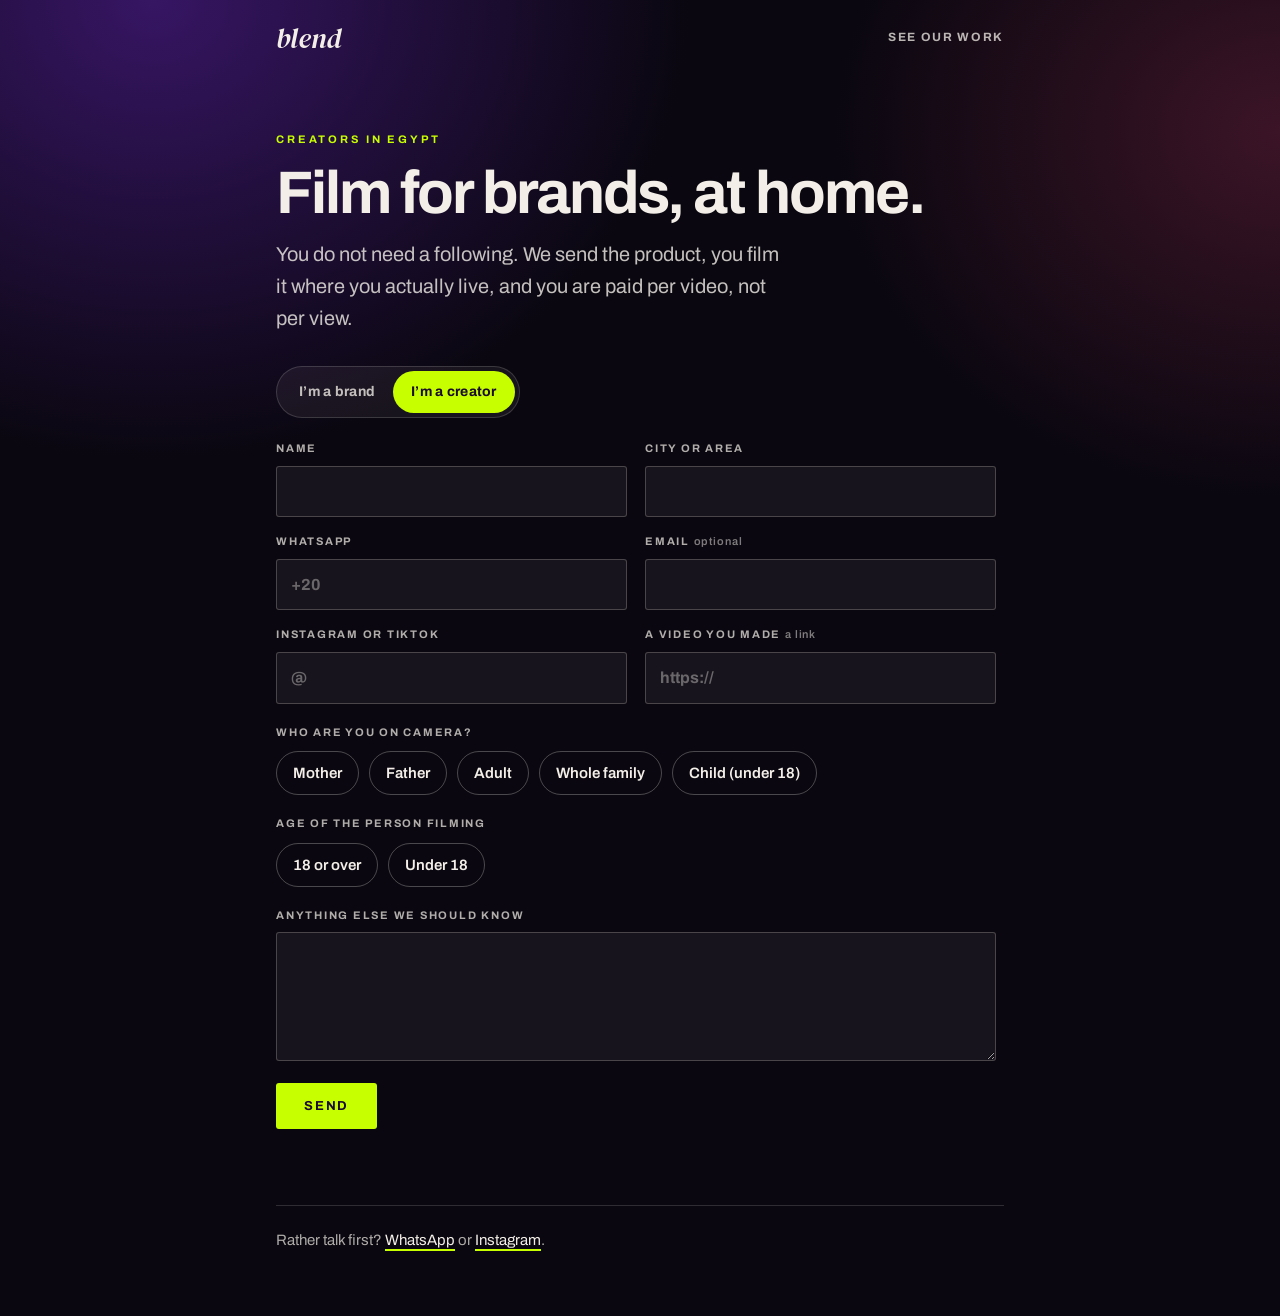
<file: join/index.html>
<!doctype html>
<html lang="en">
<head>
<meta charset="utf-8">
<meta name="viewport" content="width=device-width,initial-scale=1">
<title>Join Blend as a creator</title>
<meta name="robots" content="noindex">
<meta property="og:title" content="Film for brands with Blend">
<meta property="og:description" content="Creators in Egypt. You do not need a following.">
<meta property="og:image" content="https://blend-marketing.com/img/og.jpg">
<meta name="theme-color" content="#0A0710">
<!-- A short link for creators: blend-marketing.com/join. It opens the same
     form on the creator side and carries any ?src= code with it, so a
     creator who arrives from the open call is still counted against it. -->
<script>
  var q = location.search.replace(/^\?/, '');
  location.replace('/start/?type=creator' + (q ? '&' + q : ''));
</script>
<noscript><meta http-equiv="refresh" content="0; url=/start/?type=creator"></noscript>
<style>body{background:#0A0710;color:#F3EFE8;font-family:system-ui,sans-serif;padding:24px}a{color:#C8FF00}</style>
</head>
<body>
<p><a href="/start/?type=creator">Continue to the creator form</a></p>
</body>
</html>
</file>
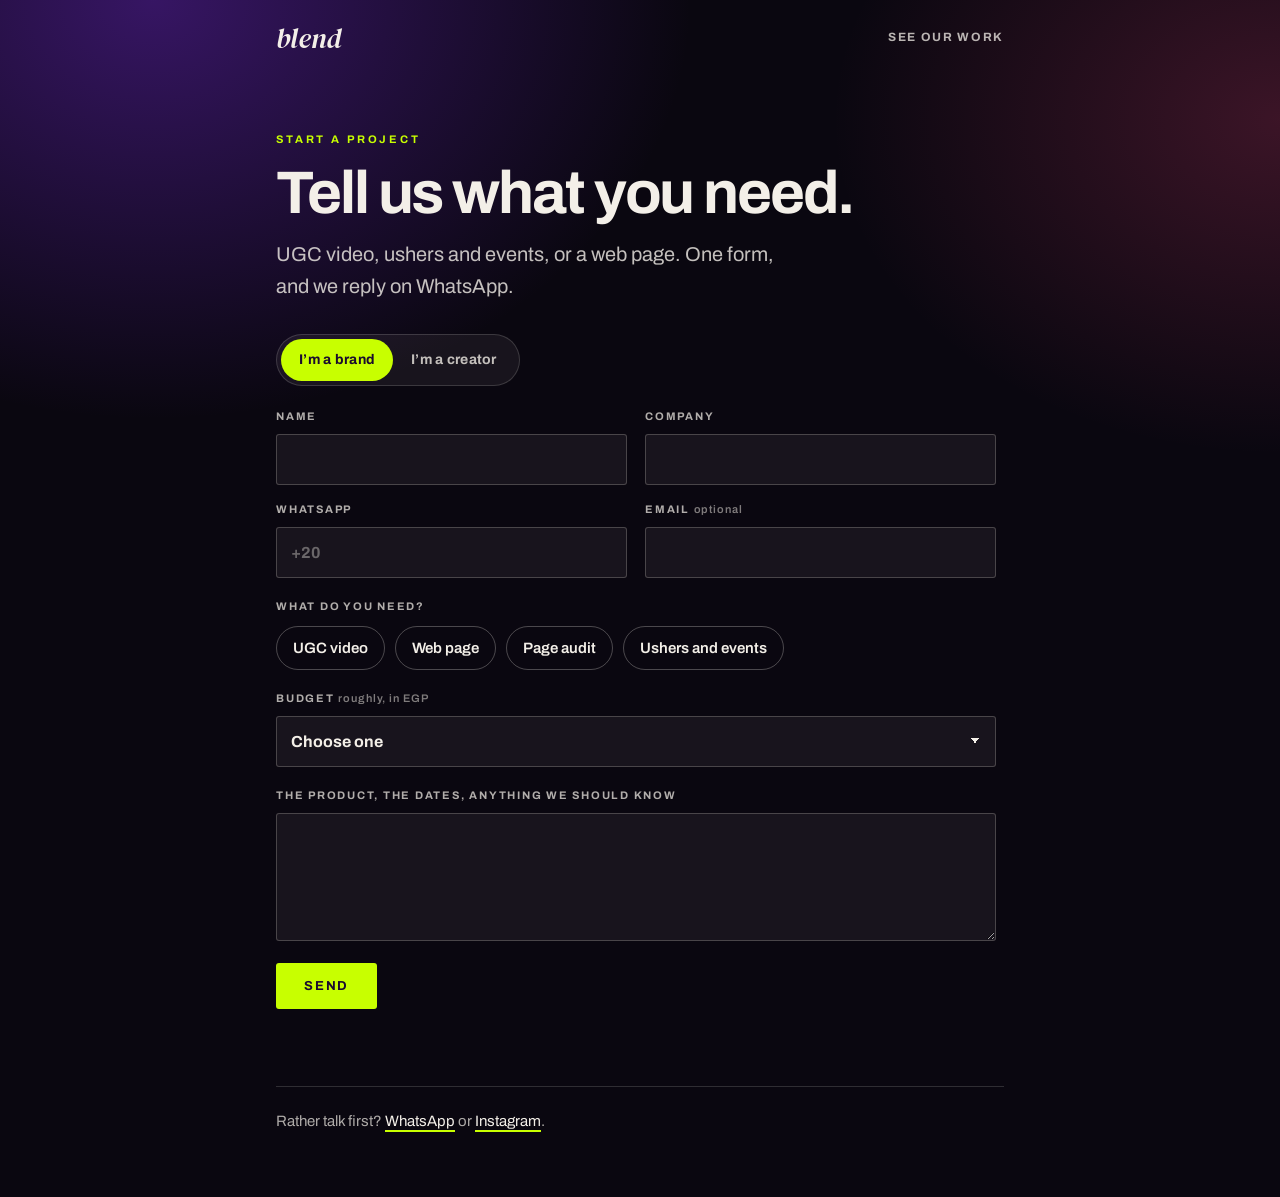
<file: start/index.html>
<!doctype html>
<html lang="en">
<head>
<meta charset="utf-8">
<meta name="viewport" content="width=device-width,initial-scale=1,viewport-fit=cover">
<title>Start a project · Blend, Cairo</title>
<meta name="description" content="Tell Blend what you need: UGC video, ushers and events, or a web page. Or apply to film for brands as a creator.">
<meta property="og:title" content="Start a project with Blend">
<meta property="og:description" content="One form, and we reply on WhatsApp.">
<meta property="og:type" content="website">
<meta property="og:url" content="https://blend-marketing.com/start/">
<meta property="og:image" content="https://blend-marketing.com/img/og.jpg">
<meta property="og:image:width" content="1200">
<meta property="og:image:height" content="630">
<meta name="twitter:card" content="summary_large_image">
<meta name="theme-color" content="#0A0710">
<link rel="icon" href="/img/favicon.svg" type="image/svg+xml">
<link rel="apple-touch-icon" href="/img/apple-touch-icon.png">
<link rel="preconnect" href="https://fonts.googleapis.com">
<link rel="preconnect" href="https://fonts.gstatic.com" crossorigin>
<link rel="stylesheet" href="https://fonts.googleapis.com/css2?family=Archivo:wght@400;500;600;700&family=DM+Serif+Display:ital@1&display=swap">
<link rel="stylesheet" href="/assets/lead.css?v=30879dca">
<style>
/* The page somebody lands on from a link: a WhatsApp message, an ad, the
   bio. Nothing to read before the form, nothing to scroll past, one way out
   to the rest of the site. Same ground, type and colours as the home page,
   none of its motion: this page has one job. */
:root{--paper:#0A0710;--ink:#F3EFE8;--lime:#C8FF00;--purple:#A47BF0;--pink:#EB4478;
  color-scheme:dark}
*{box-sizing:border-box}
body{margin:0;min-height:100vh;background:var(--paper);color:var(--ink);
  font-family:'Archivo',system-ui,-apple-system,'Segoe UI',sans-serif;font-size:17px;
  line-height:1.6;-webkit-font-smoothing:antialiased;
  background-image:radial-gradient(60% 50% at 12% 0%,rgba(91,33,168,.55),transparent 70%),
                   radial-gradient(50% 40% at 100% 10%,rgba(235,68,120,.22),transparent 70%);
  background-repeat:no-repeat}
.top{display:flex;align-items:center;justify-content:space-between;gap:16px;
  max-width:760px;margin:0 auto;padding:18px max(16px,env(safe-area-inset-left,0px))}
.logo{font-family:'DM Serif Display',Georgia,serif;font-style:italic;font-size:28px;
  color:var(--ink);text-decoration:none;line-height:1}
.back{font-size:12px;font-weight:700;letter-spacing:.14em;text-transform:uppercase;
  color:rgba(243,239,232,.75);text-decoration:none;padding:10px 0}
.back:hover{color:var(--lime)}
main{max-width:760px;margin:0 auto;
  padding:clamp(24px,6vw,56px) max(16px,env(safe-area-inset-left,0px)) 64px}
.eyebrow{font-size:11px;font-weight:700;letter-spacing:.26em;text-transform:uppercase;
  color:var(--lime);margin:0 0 14px}
h1{font-size:clamp(36px,7vw,60px);line-height:1.02;letter-spacing:-.035em;margin:0 0 14px;
  font-weight:700;text-wrap:balance}
.sub{font-size:clamp(17px,2.2vw,20px);color:rgba(243,239,232,.8);margin:0 0 32px;max-width:46ch}
.btn{display:inline-flex;align-items:center;gap:9px;background:var(--lime);color:#1A0B2E;
  font-size:13px;font-weight:700;letter-spacing:.14em;text-transform:uppercase;
  padding:16px 28px;border-radius:3px;transition:background .18s ease,transform .12s ease}
.btn:hover{background:#F3EFE8}
.btn:active{transform:scale(.98)}
.btn:disabled{opacity:.6;cursor:wait}
.alt{margin:40px 0 0;padding-top:22px;border-top:1px solid rgba(243,239,232,.16);
  font-size:15px;color:rgba(243,239,232,.7)}
.alt a{color:var(--ink);text-decoration:underline;text-decoration-color:var(--lime);
  text-decoration-thickness:2px;text-underline-offset:4px}
a:focus-visible,button:focus-visible{outline:3px solid var(--purple);outline-offset:3px}
</style>
</head>
<body>
<header class="top">
  <a class="logo" href="/" aria-label="Blend, home">blend</a>
  <a class="back" href="/">See our work</a>
</header>
<main>
  <p class="eyebrow" data-copy="client">Start a project</p>
  <p class="eyebrow" data-copy="creator" hidden>Creators in Egypt</p>
  <h1 data-copy="client">Tell us what you need.</h1>
  <h1 data-copy="creator" hidden>Film for brands, at home.</h1>
  <p class="sub" data-copy="client">UGC video, ushers and events, or a web page. One form, and we reply on WhatsApp.</p>
  <p class="sub" data-copy="creator" hidden>You do not need a following. We send the product, you film it where you actually live, and you are paid per video, not per view.</p>

  <div id="lead-root" data-type="client"></div>

  <p class="alt">Rather talk first? <a href="https://wa.me/201107409572">WhatsApp</a> or
    <a href="https://www.instagram.com/blendmarketingeg/">Instagram</a>.</p>
</main>
<script>
/* the heading follows the brand / creator switch in the form */
document.addEventListener('lead:who', function (e) {
  [].forEach.call(document.querySelectorAll('[data-copy]'), function (el) {
    el.hidden = el.getAttribute('data-copy') !== e.detail;
  });
});
</script>
<script src="/assets/lead.js?v=00727254" defer></script>
</body>
</html>
</file>
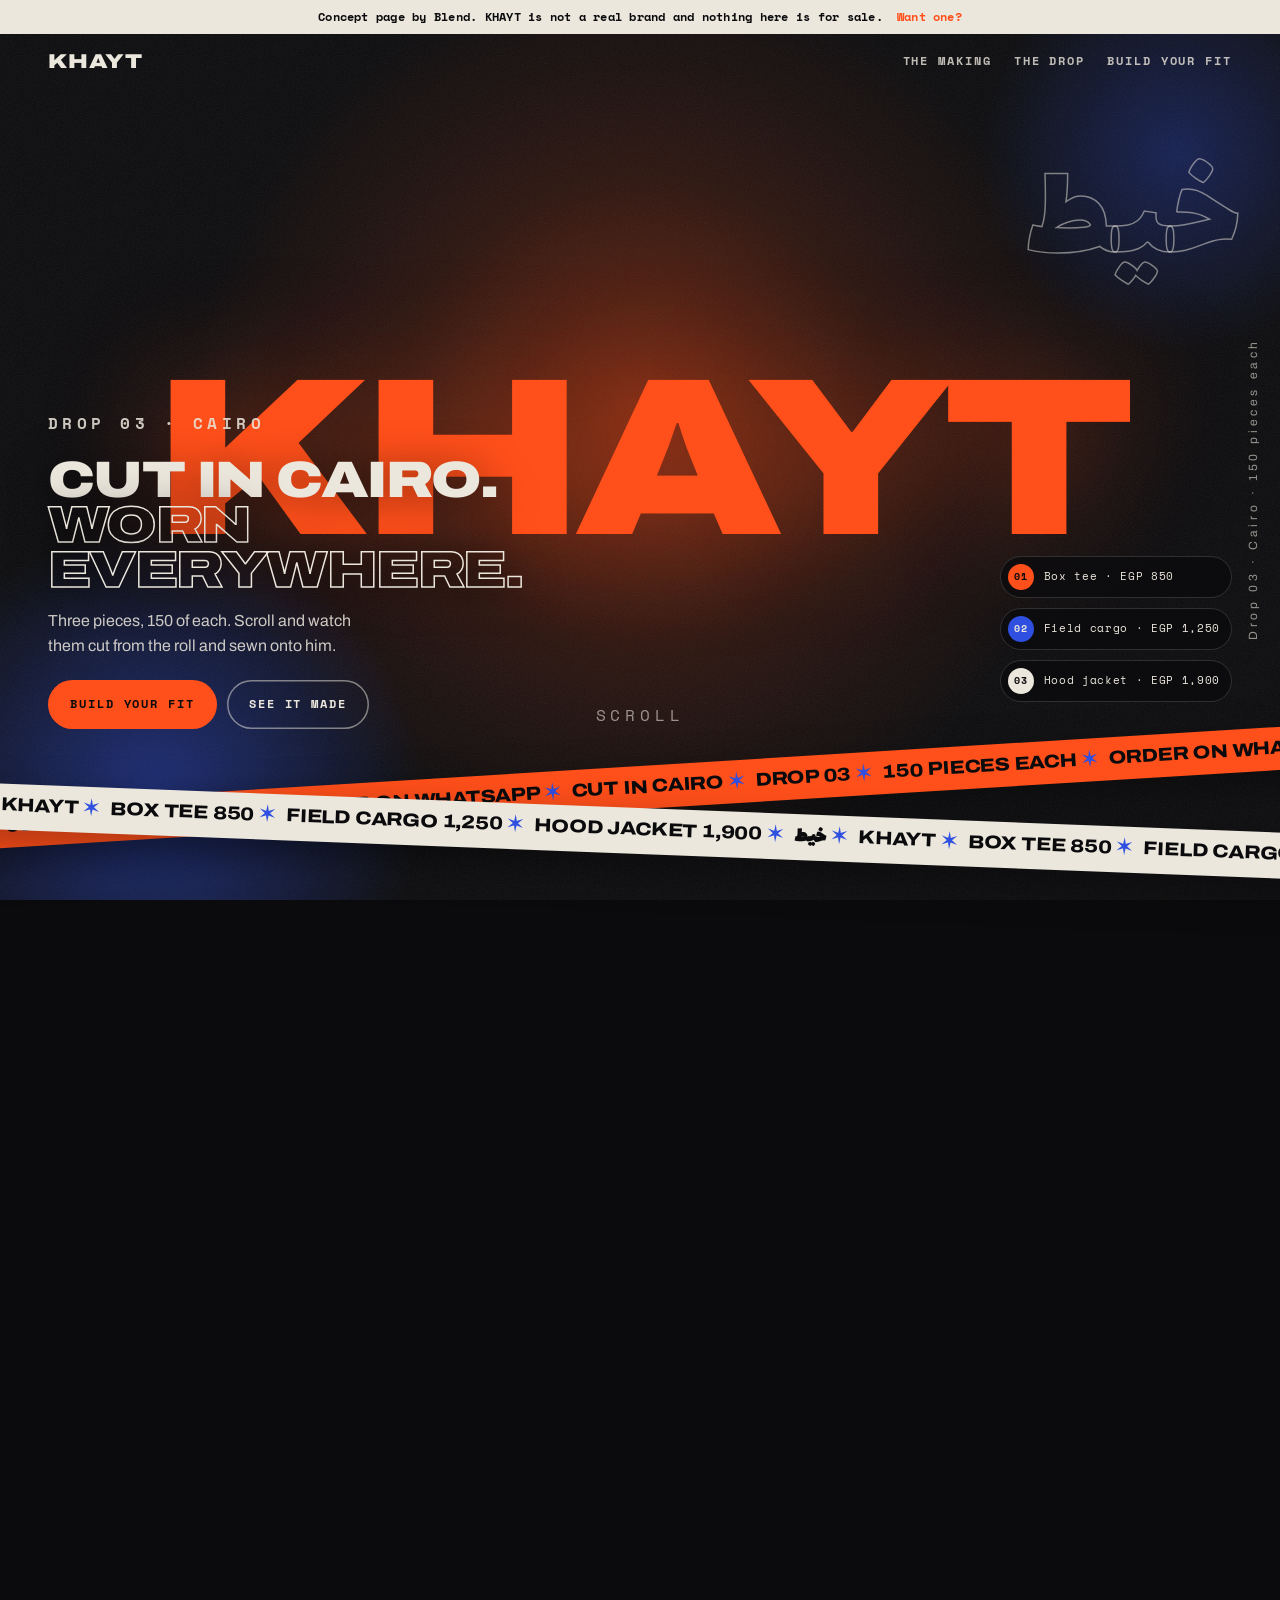
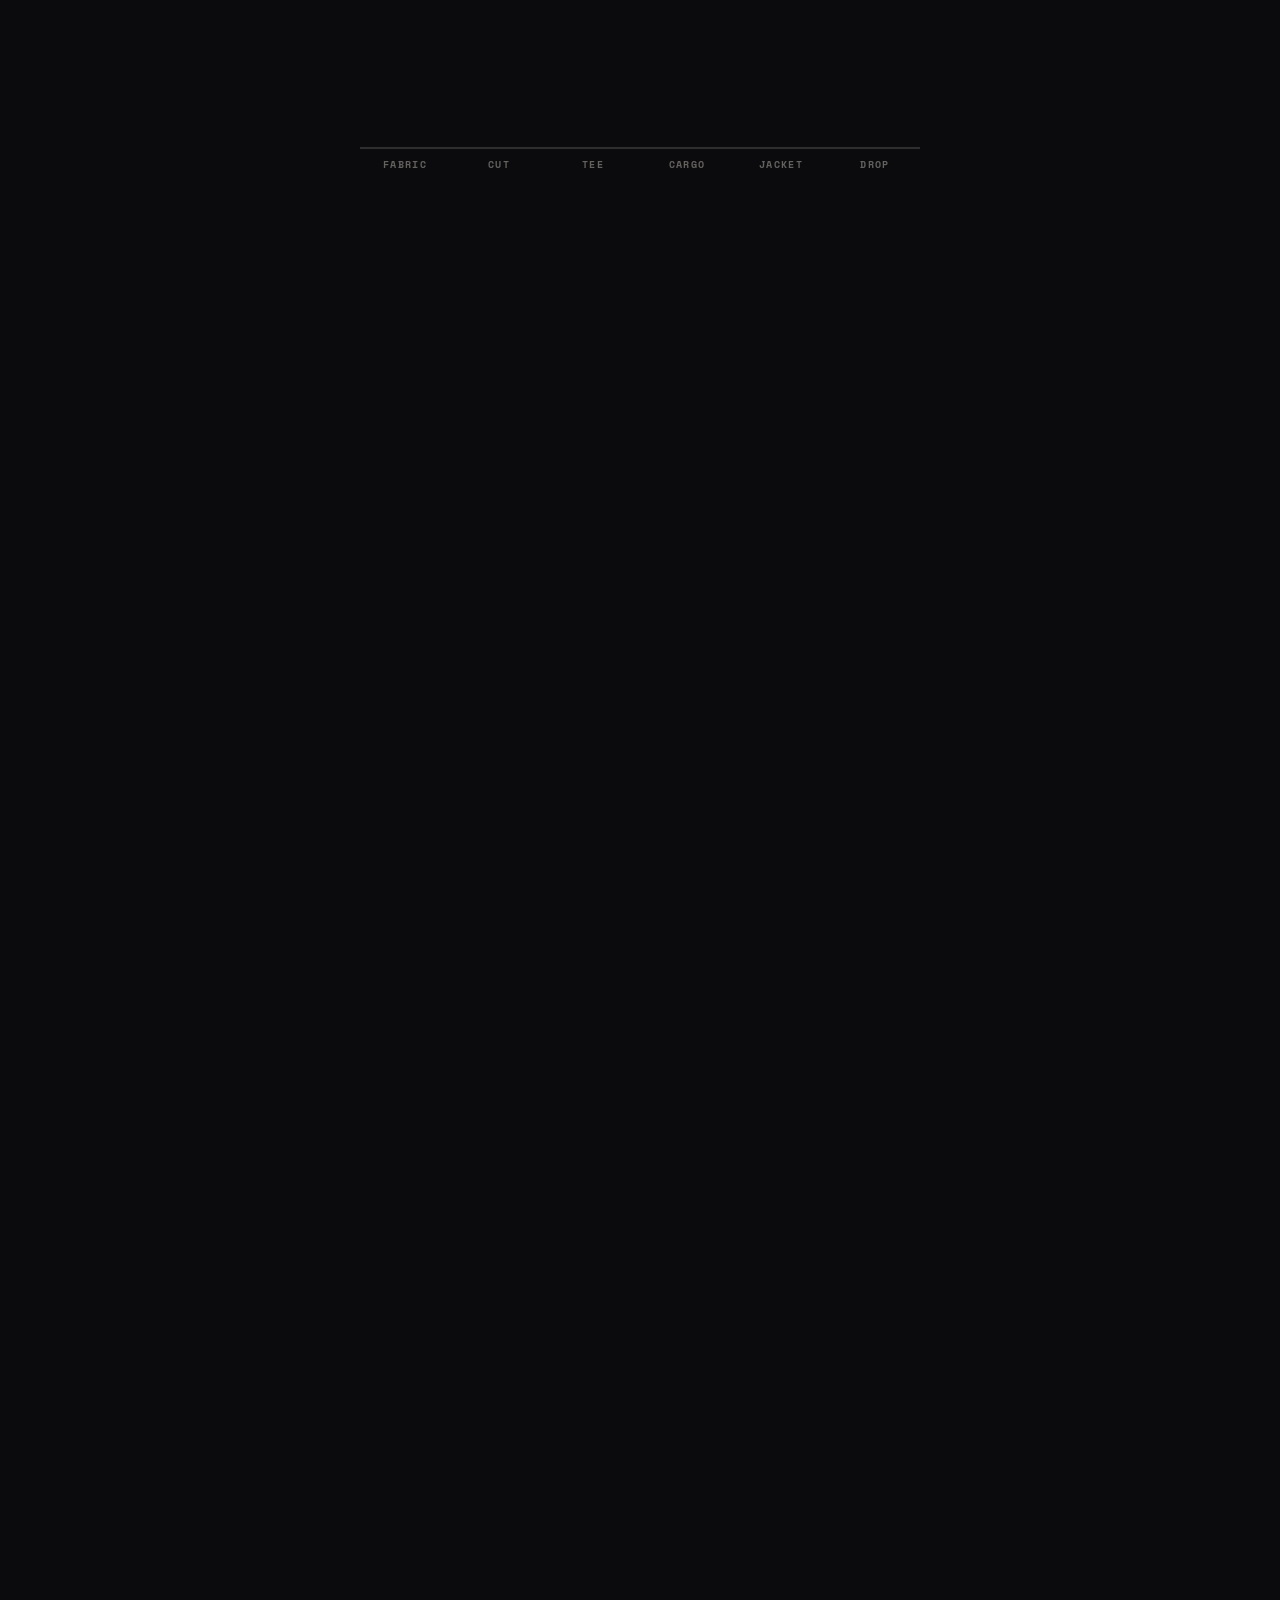
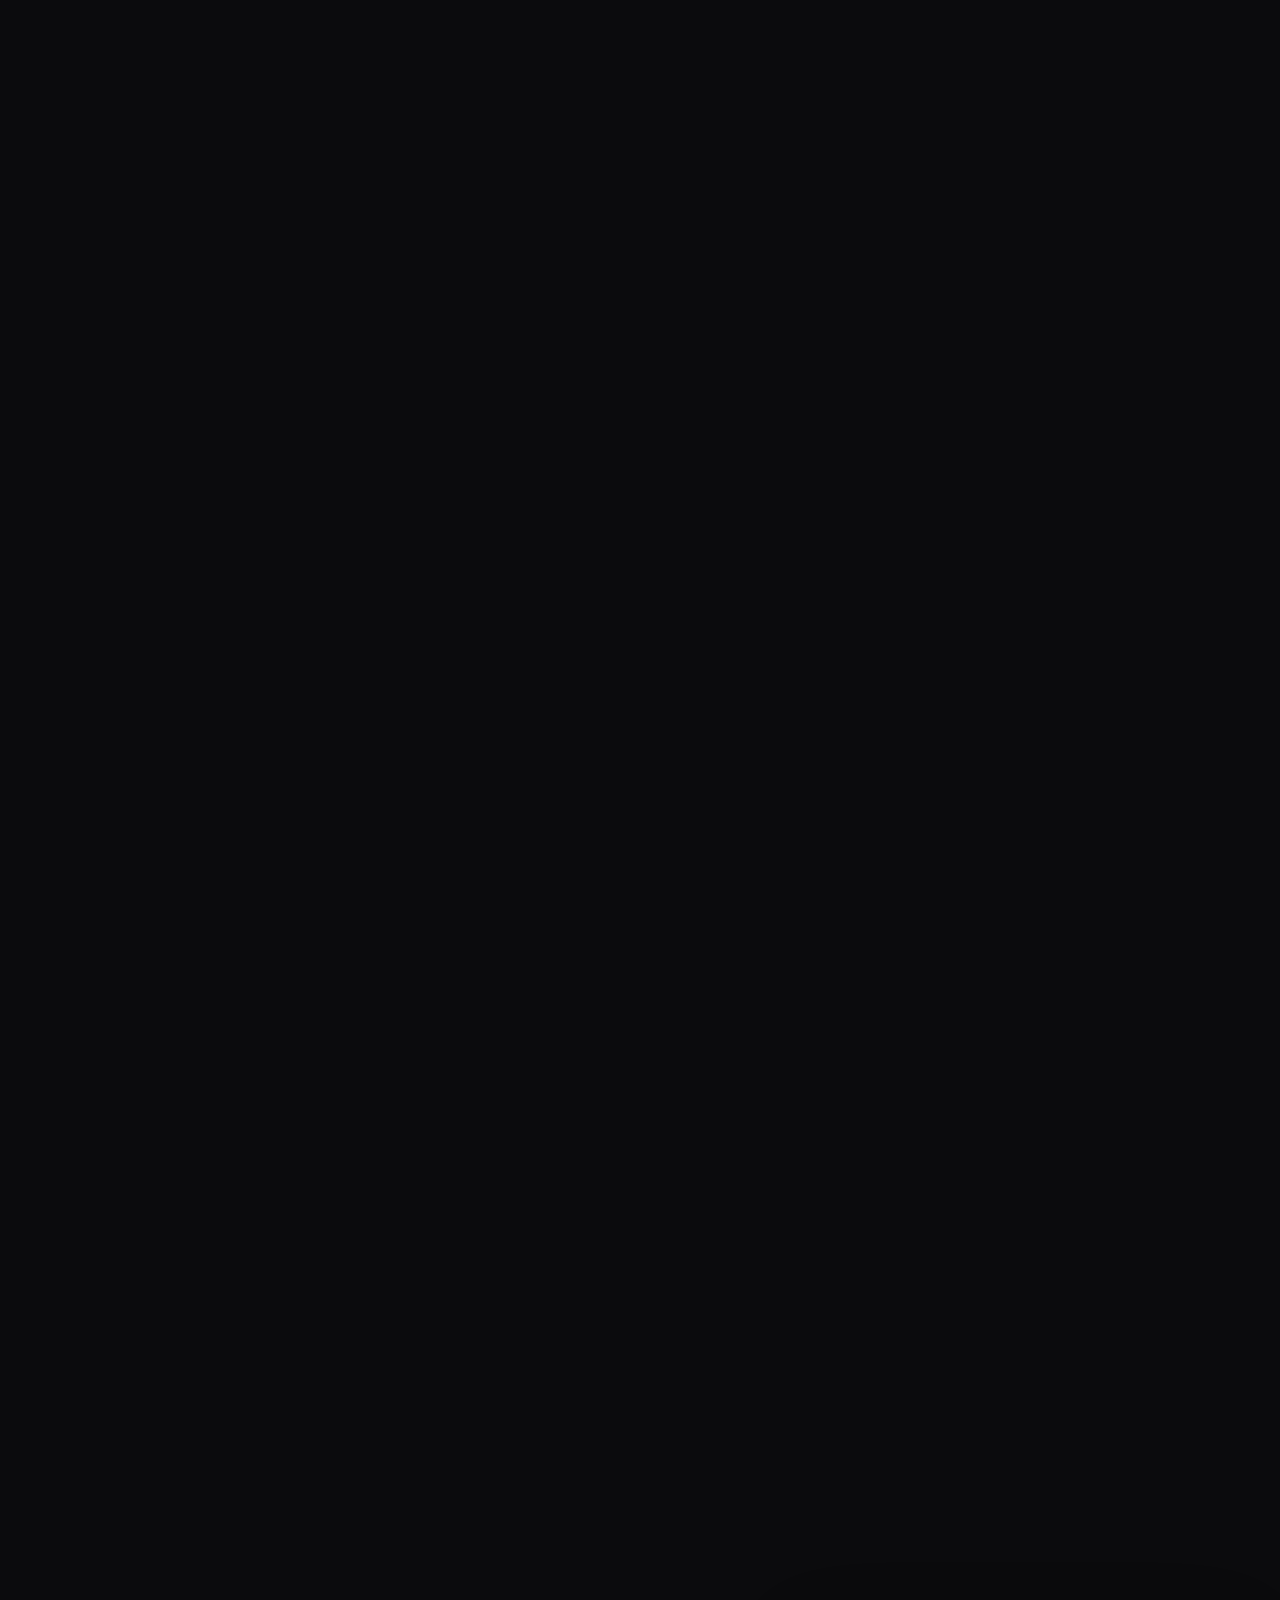
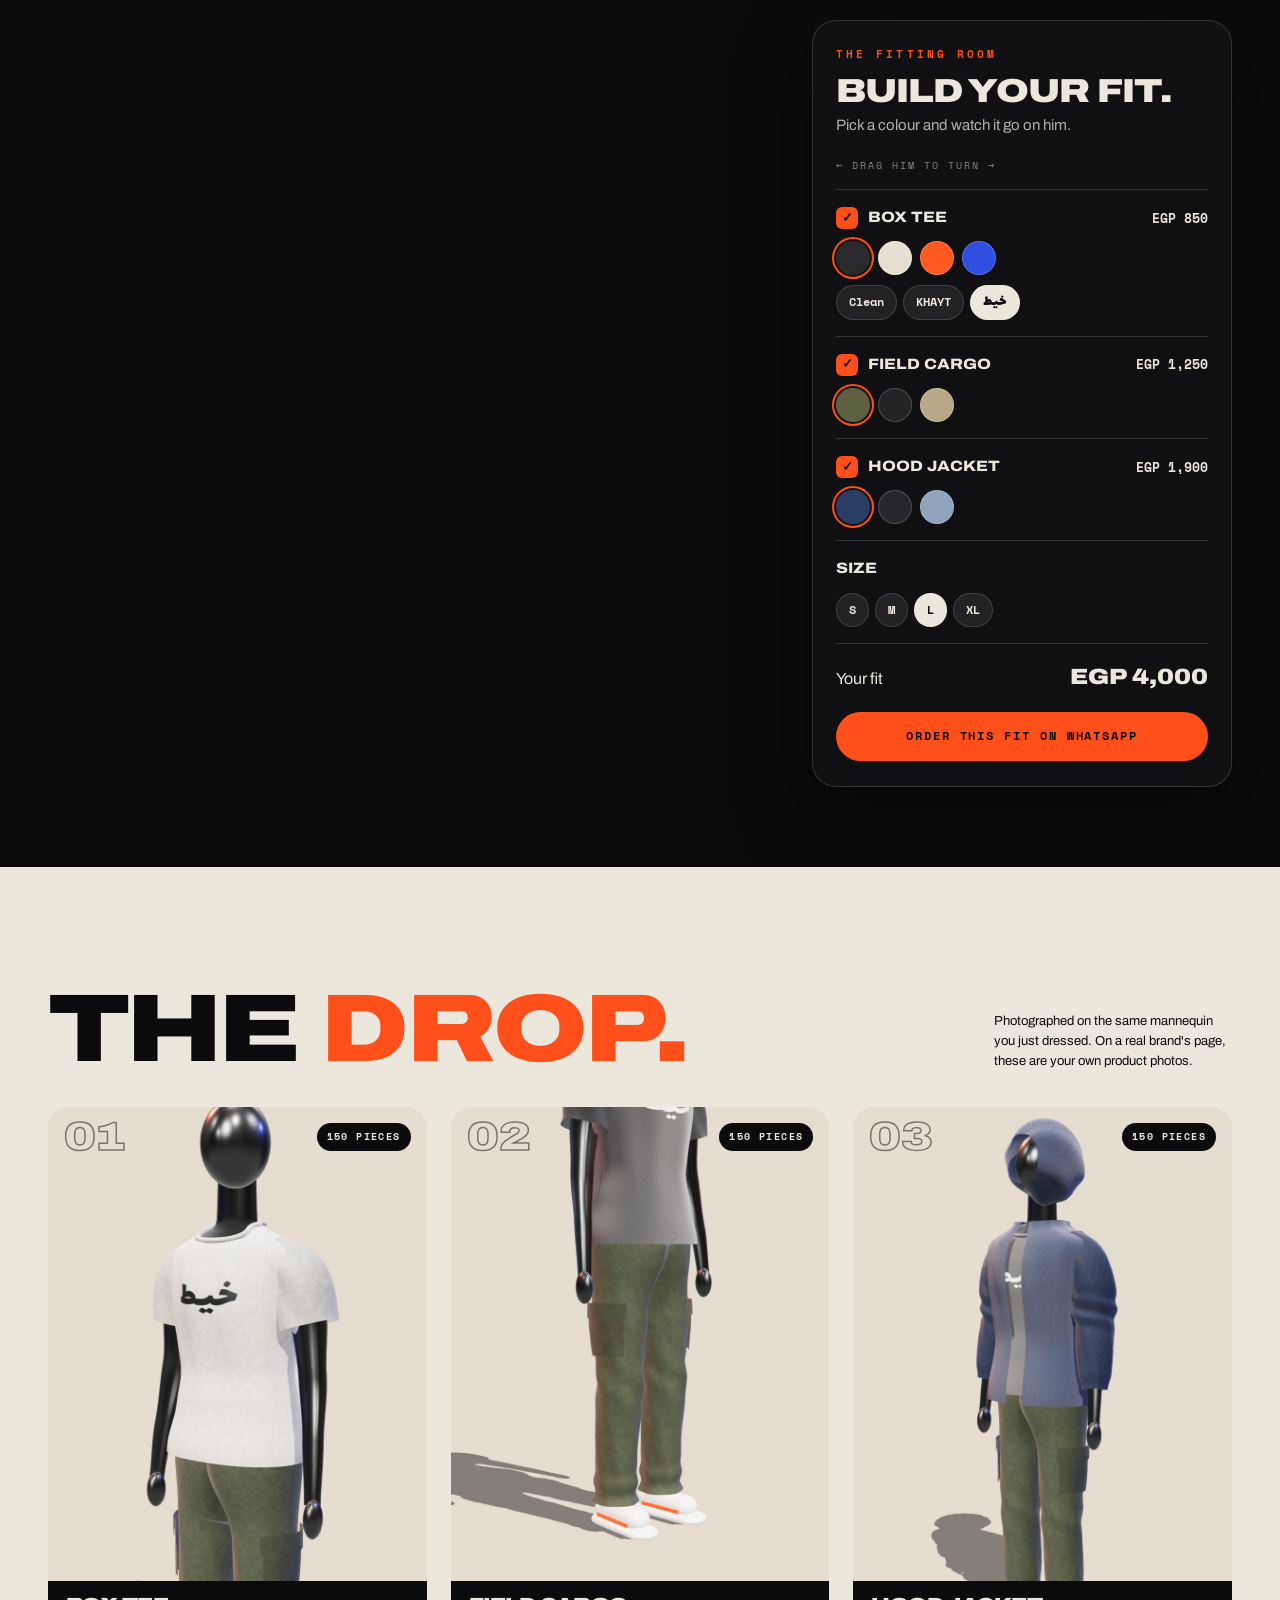
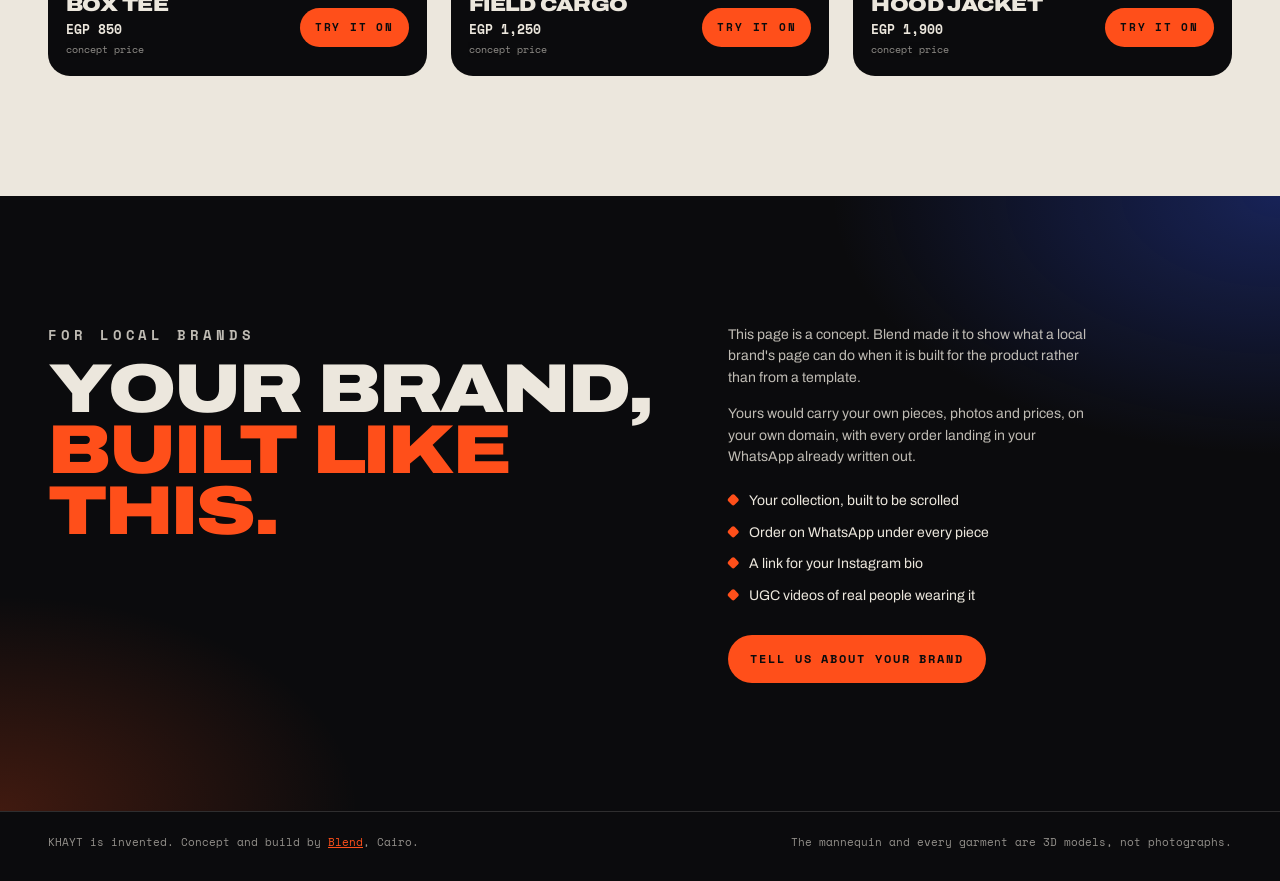
<file: demo/streetwear-3d/index.html>
<!doctype html>
<html lang="en">
<head>
<meta charset="utf-8">
<meta name="viewport" content="width=device-width,initial-scale=1,viewport-fit=cover">
<title>KHAYT · a brand page concept by Blend</title>
<meta name="description" content="A concept page Blend made to show what a streetwear brand page can do: a 3D fitting room, the collection cut and sewn onto the model as you scroll, ordering on WhatsApp. KHAYT is not a real brand.">
<meta property="og:title" content="KHAYT · a brand page concept by Blend">
<meta property="og:description" content="Watch the drop get cut and sewn onto the model as you scroll, then build your own fit.">
<meta property="og:type" content="website">
<meta property="og:url" content="https://blend-marketing.com/demo/streetwear-3d/">
<meta property="og:image" content="https://blend-marketing.com/demo/streetwear-3d/img/og.jpg">
<meta property="og:image:width" content="1200">
<meta property="og:image:height" content="630">
<meta name="twitter:card" content="summary_large_image">
<meta name="theme-color" content="#0B0B0D">
<link rel="icon" href="/img/favicon.svg" type="image/svg+xml">
<link rel="preconnect" href="https://fonts.googleapis.com">
<link rel="preconnect" href="https://fonts.gstatic.com" crossorigin>
<link rel="stylesheet" href="https://fonts.googleapis.com/css2?family=Archivo:wdth,wght@62..125,400..900&family=Lalezar&family=Space+Mono:wght@400;700&display=swap">
<link rel="modulepreload" href="vendor/three.module.min.js">
<script type="importmap">{"imports":{"three":"./vendor/three.module.min.js"}}</script>
<style>
/* KHAYT: an invented streetwear label, built to show local brands what a page
   can be. Layers, back to front:
     0  the atmosphere and the giant wordmark
     1  the WebGL canvas (fixed): the mannequin and every garment
     2  words over the canvas, which let pointer events through
     3  solid sections that cover the canvas (and pause it)            */
:root{--ink:#0B0B0D;--ink2:#151518;--bone:#ECE7DD;--orange:#FF4F1A;--cobalt:#2F4FE0;--sky:#7C95FF;
  --line:rgba(236,231,221,.16);color-scheme:dark}
*{box-sizing:border-box}
html{-webkit-text-size-adjust:100%}
body{margin:0;background:var(--ink);color:var(--bone);font-family:Archivo,system-ui,-apple-system,'Segoe UI',sans-serif;
  font-size:16px;line-height:1.55;-webkit-font-smoothing:antialiased;overflow-x:clip}
.disp{font-family:Archivo,Impact,sans-serif;font-weight:900;font-stretch:122%;text-transform:uppercase;letter-spacing:-.03em;line-height:.88}
/* small labels stay in a mono, so the two voices never blur */
.mono,.concept,.eyebrow,.btn,.tag,.steps .s,.drag,.cue,.top nav,.price,.badge,.chosen,.card .p,.foot,.chips button,.item .cost,.note{font-family:'Space Mono',ui-monospace,monospace}
a{color:inherit}
button{font:inherit;color:inherit}
:focus-visible{outline:3px solid var(--sky);outline-offset:3px}

/* the honesty strip: this is a concept, not a shop */
.concept{position:fixed;top:0;left:0;right:0;z-index:40;display:flex;align-items:center;justify-content:center;gap:14px;
  min-height:34px;padding:6px 16px;background:var(--bone);color:var(--ink);font-size:12px;font-weight:700;letter-spacing:.02em}
.concept a{color:var(--orange);text-decoration:none;white-space:nowrap}
.concept a:hover{text-decoration:underline}
.concept .short{display:none}
@media (max-width:620px){.concept .long{display:none}.concept .short{display:inline}.concept{font-size:11px;gap:10px}}

/* layer 0 */
.atmo{position:fixed;inset:0;z-index:0;pointer-events:none;overflow:hidden}
.atmo i{position:absolute;border-radius:50%}
.atmo .o{width:70vmax;height:70vmax;left:50%;top:46%;margin:-35vmax 0 0 -35vmax;
  background:radial-gradient(closest-side,rgba(255,79,26,.42),rgba(255,79,26,.12) 55%,transparent)}
.atmo .b{width:60vmax;height:60vmax;left:-18vmax;bottom:-22vmax;
  background:radial-gradient(closest-side,rgba(47,79,224,.5),transparent 70%)}
.atmo .b2{width:44vmax;height:44vmax;right:-14vmax;top:-10vmax;
  background:radial-gradient(closest-side,rgba(47,79,224,.32),transparent 70%)}
.atmo::after{content:"";position:absolute;inset:-50%;opacity:.09;mix-blend-mode:overlay;
  background-image:url("data:image/svg+xml,%3Csvg xmlns='http://www.w3.org/2000/svg' width='160' height='160'%3E%3Cfilter id='n'%3E%3CfeTurbulence type='fractalNoise' baseFrequency='.9' numOctaves='2' stitchTiles='stitch'/%3E%3C/filter%3E%3Crect width='100%25' height='100%25' filter='url(%23n)'/%3E%3C/svg%3E");}
@keyframes breathe{to{transform:scale(1.14) translateY(-3%)}}
@keyframes drift{to{transform:translate(8vmax,-6vmax) scale(1.1)}}
@keyframes grain{25%{transform:translate(-3%,2%)}50%{transform:translate(2%,-3%)}75%{transform:translate(-2%,-1%)}}

/* layer 1 */
#gl{position:fixed;inset:0;width:100%;height:100%;z-index:1;display:block;touch-action:pan-y;cursor:grab}
#gl:active{cursor:grabbing}
.no-gl #gl{display:none}

/* ---------- hero ---------- */
.hero{position:relative;min-height:100vh;min-height:100svh;padding:34px 0 0}
.wordmark{position:absolute;inset:34px 0 0;z-index:0;display:flex;align-items:center;justify-content:center;pointer-events:none;overflow:hidden}
.wordmark b{font-size:clamp(90px,17.5vw,330px);line-height:.8;color:var(--orange);letter-spacing:-.04em;
  transform:translateY(-4%);text-shadow:0 0 120px rgba(255,79,26,.35)}
.wordmark .ar{position:absolute;right:3vw;top:14%;font-family:Lalezar,sans-serif;font-size:clamp(70px,11vw,190px);line-height:1;
  color:transparent;-webkit-text-stroke:1.5px rgba(236,231,221,.5)}
.wordmark .ed{position:absolute;right:1.4vw;bottom:30%;font-size:12px;letter-spacing:.3em;writing-mode:vertical-rl;transform:rotate(180deg);color:rgba(236,231,221,.6)}
.top{position:relative;z-index:2;display:flex;align-items:center;justify-content:space-between;
  padding:18px clamp(16px,4vw,48px);pointer-events:none}
.top .logo{font-size:20px;letter-spacing:.04em;text-decoration:none;pointer-events:auto}
.top nav{display:flex;gap:22px;font-size:12px;font-weight:700;letter-spacing:.16em;text-transform:uppercase;pointer-events:auto}
.top nav a{text-decoration:none;opacity:.8}.top nav a:hover{opacity:1;color:var(--orange)}
@media (max-width:620px){.top nav a:not(.cta){display:none}}
.hero .copy{position:absolute;z-index:2;left:clamp(16px,4vw,48px);bottom:clamp(120px,19vh,190px);max-width:560px;pointer-events:none}
.eyebrow{font-size:11px;font-weight:700;letter-spacing:.28em;text-transform:uppercase;color:var(--orange);margin:0 0 14px}
.hero h1{font-size:clamp(30px,4vw,60px);margin:0 0 16px;text-shadow:0 4px 40px rgba(0,0,0,.5)}
.hero h1 span{color:transparent;-webkit-text-stroke:1.5px var(--bone)}
.hero p{margin:0 0 22px;color:rgba(236,231,221,.85);font-size:16px;max-width:34ch}
.btns{display:flex;flex-wrap:wrap;gap:10px;pointer-events:auto}
.btn{display:inline-flex;align-items:center;gap:10px;padding:15px 22px;border:0;border-radius:999px;background:var(--orange);color:var(--ink);
  font-size:12px;font-weight:700;letter-spacing:.16em;text-transform:uppercase;text-decoration:none;cursor:pointer;
  transition:transform .15s ease,background .15s ease}
.btn:hover{background:var(--bone)}.btn:active{transform:scale(.97)}
.btn.ghost{background:transparent;color:var(--bone);box-shadow:inset 0 0 0 1.5px rgba(236,231,221,.5)}
.btn.ghost:hover{box-shadow:inset 0 0 0 1.5px var(--bone);background:rgba(236,231,221,.08)}
.hero .tags{position:absolute;z-index:2;right:clamp(16px,4vw,48px);bottom:clamp(140px,22vh,220px);display:grid;gap:10px;pointer-events:none}
.tag{display:flex;align-items:center;gap:10px;padding:8px 12px 8px 8px;border-radius:999px;background:rgba(11,11,13,.78);
  box-shadow:inset 0 0 0 1px var(--line);font-size:11px;letter-spacing:.06em}
.tag:nth-child(2){animation-delay:-1.6s}.tag:nth-child(3){animation-delay:-3.2s}
.tag b{display:inline-grid;place-items:center;width:26px;height:26px;border-radius:50%;background:var(--orange);color:var(--ink);font-size:10px}
.tag:nth-child(2) b{background:var(--cobalt);color:var(--bone)}.tag:nth-child(3) b{background:var(--bone)}
@keyframes float{50%{transform:translateY(-6px)}}
@media (max-width:760px){
  .hero .copy{bottom:150px;right:16px}
  .hero .tags{display:none}
  .wordmark{align-items:flex-start;padding-top:64px}
  .wordmark b{font-size:22vw;transform:none}
  .wordmark .ar{top:auto;bottom:34%;right:4vw}
  .wordmark .ed{display:none}
}
/* two crossing tapes */
.tapes{position:absolute;z-index:2;left:-5vw;right:-5vw;bottom:34px;height:110px;pointer-events:none}
.tape{position:absolute;left:0;right:0;overflow:hidden;white-space:nowrap;font-family:Archivo,Impact,sans-serif;font-weight:800;font-stretch:118%;letter-spacing:-.01em;text-transform:uppercase;
  font-size:clamp(14px,1.45vw,20px);line-height:1;padding:12px 0;box-shadow:0 14px 40px rgba(0,0,0,.35)}
.tape .run{display:inline-flex;animation:run 48s linear infinite}
.tape .run span{padding-right:.6em}
.tape.a{top:10px;background:var(--orange);color:var(--ink);transform:rotate(-3.5deg)}
.tape.b{top:52px;background:var(--bone);color:var(--ink);transform:rotate(2.2deg)}
.tape.b .run{animation-direction:reverse;animation-duration:60s}
.tape em{font-style:normal;font-family:Lalezar,sans-serif;font-size:1.15em}
.tape i{font-style:normal;color:var(--cobalt)}
@keyframes run{to{transform:translateX(-50%)}}
.cue{position:absolute;z-index:2;left:50%;bottom:150px;transform:translateX(-50%);font-size:10px;letter-spacing:.3em;text-transform:uppercase;opacity:.7;pointer-events:none}
@media (max-width:760px){.cue{display:none}}

/* ---------- the story: a tall section with words pinned over the canvas ---------- */
#story{position:relative;z-index:2;height:600vh;pointer-events:none}
.pin{position:sticky;top:0;height:100vh;height:100svh;overflow:hidden}
.chapter{position:absolute;left:clamp(16px,4vw,48px);top:50%;width:min(380px,40vw);transform:translateY(-40%);opacity:0;
  transition:opacity .45s ease,transform .6s cubic-bezier(.2,.7,.2,1)}
.chapter.on{opacity:1;transform:translateY(-50%)}
.chapter.right{left:auto;right:clamp(16px,4vw,48px)}
/* while the table stands on the left, the words sit above it */
.chapter.tl{top:96px;transform:translateY(12px)}
.chapter.tl.on{transform:none}
@media (min-width:761px){.chapter{padding:22px 24px 24px;border-radius:20px;background:rgba(11,11,13,.82);box-shadow:inset 0 0 0 1px var(--line)}}
.chapter .n{font-family:Archivo,sans-serif;font-weight:900;font-stretch:122%;font-size:clamp(52px,5.6vw,92px);line-height:.8;color:transparent;-webkit-text-stroke:1.5px var(--orange);display:block;margin-bottom:8px}
.chapter h2{font-size:clamp(26px,2.9vw,44px);margin:0 0 12px}
.chapter p{margin:0;font-size:16px;color:rgba(236,231,221,.82)}
.chapter .price{display:inline-block;margin-top:14px;padding:7px 12px;border-radius:999px;background:var(--bone);color:var(--ink);font-weight:700;font-size:13px}
.chapter .price small{font-weight:400;opacity:.6;margin-left:6px;font-size:10px}
.chapter .btns{margin-top:18px}
@media (max-width:760px){
  .chapter,.chapter.right,.chapter.tl{left:16px;right:16px;width:auto;top:auto;bottom:96px;transform:translateY(16px);
    padding:16px 16px 18px;border-radius:18px;background:rgba(11,11,13,.86);
    box-shadow:inset 0 0 0 1px var(--line)}
  .chapter.on,.chapter.tl.on{transform:none}
  .chapter .n{font-size:30px;display:inline-block;margin:0 10px 0 0;vertical-align:baseline}
  .chapter h2{font-size:22px;display:inline}
  .chapter p{margin-top:10px;font-size:13px}
}
.steps{position:absolute;left:50%;bottom:28px;transform:translateX(-50%);display:flex;gap:4px;margin:0;padding:0;list-style:none;width:min(560px,calc(100% - 32px))}
.steps .s{flex:1;font-size:10px;font-weight:700;letter-spacing:.14em;text-transform:uppercase;text-align:center;padding-top:10px;color:rgba(236,231,221,.4);transition:color .3s}
.steps .s.on{color:var(--bone)}
.steps .track{position:absolute;left:0;right:0;top:0;height:2px;background:var(--line)}
.steps .fill{position:absolute;inset:0;background:var(--orange);transform-origin:0 50%;transform:scaleX(0)}
@media (max-width:420px){.steps .s{font-size:8.5px;letter-spacing:.06em}}
.no-gl #story{display:none}

/* ---------- the fitting room ---------- */
#fit{position:relative;z-index:2;min-height:100vh;padding:120px clamp(16px,4vw,48px) 80px;display:flex;justify-content:flex-end;align-items:center;pointer-events:none}
.room{pointer-events:auto;width:min(420px,100%);padding:26px 24px;border-radius:24px;background:rgba(17,17,20,.9);
  box-shadow:inset 0 0 0 1px var(--line),0 30px 80px rgba(0,0,0,.45)}
.room h2{font-size:clamp(26px,2.6vw,36px);margin:0 0 8px}
.room .lede{margin:0 0 20px;font-size:15px;color:rgba(236,231,221,.75)}
.item{padding:16px 0;border-top:1px solid var(--line)}
.item header{display:flex;align-items:center;justify-content:space-between;gap:12px;margin-bottom:12px}
.toggle{display:flex;align-items:center;gap:10px;background:none;border:0;padding:0;cursor:pointer;font-family:Archivo,sans-serif;font-weight:800;font-stretch:115%;font-size:15px;text-transform:uppercase;letter-spacing:0}
.toggle i{width:22px;height:22px;border-radius:6px;box-shadow:inset 0 0 0 1.5px rgba(236,231,221,.5);display:inline-grid;place-items:center;font-style:normal;font-size:13px;color:var(--ink)}
.toggle[aria-pressed="true"] i{background:var(--orange);box-shadow:none}
.toggle[aria-pressed="true"] i::before{content:"✓"}
.toggle[aria-pressed="false"]{opacity:.55}
.item .cost{font-weight:700;font-size:13px}
.sw{display:flex;flex-wrap:wrap;gap:8px}
.sw button{width:34px;height:34px;border-radius:50%;border:0;cursor:pointer;background:var(--c);box-shadow:inset 0 0 0 1px rgba(255,255,255,.18);transition:transform .15s}
.sw button[aria-pressed="true"]{box-shadow:0 0 0 2px var(--ink2),0 0 0 4px var(--orange)}
.sw button:hover{transform:scale(1.08)}
.chips{display:flex;flex-wrap:wrap;gap:6px;margin-top:10px}
.chips button{padding:8px 13px;border-radius:999px;border:0;background:rgba(236,231,221,.08);box-shadow:inset 0 0 0 1px var(--line);cursor:pointer;font-size:12px;font-weight:700}
.chips button[aria-pressed="true"]{background:var(--bone);color:var(--ink)}
.chips .ar{font-family:Lalezar,sans-serif;font-size:15px;font-weight:400;line-height:1}
.chosen{font-size:11px;color:rgba(236,231,221,.6);margin-left:2px}
.total{display:flex;justify-content:space-between;align-items:baseline;padding:16px 0 18px;border-top:1px solid var(--line)}
.total b{font-family:Archivo,sans-serif;font-weight:900;font-stretch:118%;font-size:22px}
.room .btn{width:100%;justify-content:center}
.note{margin:12px 0 0;font-size:12px;color:rgba(236,231,221,.75);min-height:0}
.note:empty{display:none}
.note blockquote{margin:8px 0;padding:10px 12px;border-left:3px solid var(--orange);background:rgba(236,231,221,.06);font-size:12px}
.drag{display:flex;align-items:center;gap:8px;font-size:10px;letter-spacing:.2em;text-transform:uppercase;color:rgba(236,231,221,.55);margin:0 0 16px}
@media (max-width:760px){
  #fit{display:block;padding:62vh 16px 60px}
  .room{width:100%}
}

/* ---------- solid sections ---------- */
.solid{position:relative;z-index:3}
.drop{background:var(--bone);color:var(--ink);padding:clamp(64px,10vw,120px) clamp(16px,4vw,48px)}
.drop .head{display:flex;flex-wrap:wrap;align-items:flex-end;justify-content:space-between;gap:16px;margin-bottom:36px}
.drop h2{font-size:clamp(44px,7.5vw,120px);margin:0}
.drop h2 span{color:var(--orange)}
.drop .head p{max-width:34ch;margin:0;font-size:13px}
.cards{display:grid;grid-template-columns:repeat(3,1fr);gap:clamp(12px,2vw,24px)}
@media (max-width:860px){.cards{grid-template-columns:1fr}}
.card{position:relative;border-radius:22px;overflow:hidden;background:#dcd5c6;isolation:isolate}
.card .ph{position:relative;aspect-ratio:4/5;overflow:hidden}
.card img{width:100%;height:100%;object-fit:cover;display:block;transition:transform .8s cubic-bezier(.2,.7,.2,1)}
.card:hover img{transform:scale(1.04)}
.card .no{position:absolute;top:14px;left:16px;font-family:Archivo,sans-serif;font-weight:900;font-stretch:122%;font-size:40px;line-height:.8;color:transparent;-webkit-text-stroke:1.5px var(--ink);opacity:.5}
.card .badge{position:absolute;top:16px;right:16px;padding:6px 10px;border-radius:999px;background:var(--ink);color:var(--bone);font-size:10px;font-weight:700;letter-spacing:.14em;text-transform:uppercase}
.card .meta{display:flex;align-items:center;justify-content:space-between;gap:12px;padding:16px 18px 18px;background:var(--ink);color:var(--bone)}
.card h3{font-size:19px;margin:0 0 4px}
.card .p{font-size:13px;font-weight:700}
.card .p small{display:block;font-weight:400;font-size:10px;opacity:.6}
.card .try{padding:11px 15px;font-size:11px}
.pitch{background:var(--ink);padding:clamp(72px,10vw,130px) clamp(16px,4vw,48px);display:grid;grid-template-columns:1.1fr .9fr;gap:clamp(28px,5vw,80px);align-items:start;
  background-image:radial-gradient(50% 60% at 100% 0%,rgba(47,79,224,.35),transparent 70%),radial-gradient(40% 50% at 0% 100%,rgba(255,79,26,.22),transparent 70%)}
@media (max-width:860px){.pitch{grid-template-columns:1fr}}
.pitch h2{font-size:clamp(38px,5.4vw,84px);margin:0}
.pitch h2 span{color:var(--orange)}
.pitch p{font-size:14px;color:rgba(236,231,221,.8);margin:0 0 14px;max-width:46ch}
.pitch ul{list-style:none;margin:22px 0 28px;padding:0;display:grid;gap:10px}
.pitch li{display:flex;gap:12px;align-items:baseline;font-size:14px}
.pitch li::before{content:"";flex:none;width:9px;height:9px;border-radius:2px;background:var(--orange);transform:rotate(45deg) translateY(-1px)}
.foot{position:relative;z-index:3;background:var(--ink);border-top:1px solid var(--line);display:flex;flex-wrap:wrap;justify-content:space-between;gap:10px;
  padding:22px clamp(16px,4vw,48px) 30px;font-size:11px;color:rgba(236,231,221,.6)}
.foot a{color:var(--orange)}

/* product photography mode */
.shot body>*:not(#gl){display:none!important}
.shot body{background:var(--shotbg,#E4DDD0)}

@media (prefers-reduced-motion:reduce){
  .atmo i,.atmo::after,.tape .run,.tag{animation:none}
  .chapter{transition:none}
}
</style>
</head>
<body>
<div class="concept">
  <span class="long">Concept page by Blend. KHAYT is not a real brand and nothing here is for sale.</span>
  <span class="short">Concept by Blend &middot; not a real brand</span>
  <a href="#pitch">Want one?</a>
</div>

<div class="atmo" aria-hidden="true"><i class="o"></i><i class="b"></i><i class="b2"></i></div>
<canvas id="gl" aria-label="A faceless mannequin wearing the KHAYT drop. Drag to turn it."></canvas>

<header class="hero" id="hero">
  <div class="wordmark" aria-hidden="true">
    <b class="disp">Khayt</b>
    <span class="ar">خيط</span>
    <span class="ed">Drop 03 · Cairo · 150 pieces each</span>
  </div>
  <div class="top">
    <a class="logo disp" href="#hero">Khayt</a>
    <nav><a href="#story">The making</a><a href="#drop">The drop</a><a class="cta" href="#fit">Build your fit</a></nav>
  </div>
  <div class="copy">
    <p class="eyebrow">Drop 03 &middot; Cairo</p>
    <h1 class="disp">Cut in Cairo.<br><span>Worn everywhere.</span></h1>
    <p>Three pieces, 150 of each. Scroll and watch them cut from the roll and sewn onto him.</p>
    <div class="btns">
      <a class="btn" href="#fit">Build your fit</a>
      <a class="btn ghost" href="#story">See it made</a>
    </div>
  </div>
  <div class="tags" aria-hidden="true">
    <span class="tag"><b>01</b>Box tee &middot; EGP 850</span>
    <span class="tag"><b>02</b>Field cargo &middot; EGP 1,250</span>
    <span class="tag"><b>03</b>Hood jacket &middot; EGP 1,900</span>
  </div>
  <p class="cue">Scroll</p>
  <div class="tapes" aria-hidden="true">
    <div class="tape a"><div class="run"></div></div>
    <div class="tape b"><div class="run"></div></div>
  </div>
</header>

<section id="story" aria-label="How the drop is made">
  <div class="pin">
    <article class="chapter right"><span class="n">01</span><h2 class="disp">Fabric.</h2><p>Every fit starts flat. Jersey for the tee, twill for the cargo, denim for the jacket.</p></article>
    <article class="chapter right"><span class="n">02</span><h2 class="disp">Cut.</h2><p>Every pattern piece marked on the roll and cut to size.</p></article>
    <article class="chapter tl"><span class="n">03</span><h2 class="disp">Box tee.</h2><p>Heavy jersey, dropped shoulder, the print on the chest.</p><span class="price">EGP 850<small>concept price</small></span></article>
    <article class="chapter tl"><span class="n">04</span><h2 class="disp">Field cargo.</h2><p>Twill, side pockets, a little stack at the ankle.</p><span class="price">EGP 1,250<small>concept price</small></span></article>
    <article class="chapter tl"><span class="n">05</span><h2 class="disp">Hood jacket.</h2><p>Denim, worn open, hood up.</p><span class="price">EGP 1,900<small>concept price</small></span></article>
    <article class="chapter"><span class="n">06</span><h2 class="disp">The drop.</h2><p>Three pieces, 150 of each. Now make it yours.</p></article>
    <div class="steps" aria-hidden="true">
      <span class="track"><span class="fill"></span></span>
      <span class="s">Fabric</span><span class="s">Cut</span><span class="s">Tee</span><span class="s">Cargo</span><span class="s">Jacket</span><span class="s">Drop</span>
    </div>
  </div>
</section>

<section id="fit" aria-labelledby="t-fit">
  <div class="room">
    <p class="eyebrow">The fitting room</p>
    <h2 class="disp" id="t-fit">Build your fit.</h2>
    <p class="lede">Pick a colour and watch it go on him.</p>
    <p class="drag" aria-hidden="true">&larr; drag him to turn &rarr;</p>

    <div class="item" data-g="tee">
      <header><button class="toggle" type="button" aria-pressed="true"><i></i>Box tee</button><span class="cost">EGP 850</span></header>
      <div class="sw" role="group" aria-label="Tee colour"></div>
      <div class="chips" role="group" aria-label="Print">
        <button type="button" data-print="">Clean</button>
        <button type="button" data-print="KHAYT">KHAYT</button>
        <button type="button" data-print="خيط" class="ar" aria-pressed="true">خيط</button>
      </div>
    </div>
    <div class="item" data-g="cargo">
      <header><button class="toggle" type="button" aria-pressed="true"><i></i>Field cargo</button><span class="cost">EGP 1,250</span></header>
      <div class="sw" role="group" aria-label="Cargo colour"></div>
    </div>
    <div class="item" data-g="jacket">
      <header><button class="toggle" type="button" aria-pressed="true"><i></i>Hood jacket</button><span class="cost">EGP 1,900</span></header>
      <div class="sw" role="group" aria-label="Jacket colour"></div>
    </div>
    <div class="item">
      <header><span class="toggle" style="cursor:default">Size</span><span class="chosen" id="chosen"></span></header>
      <div class="chips" role="group" aria-label="Size" id="sizes">
        <button type="button">S</button><button type="button">M</button><button type="button" aria-pressed="true">L</button><button type="button">XL</button>
      </div>
    </div>
    <div class="total"><span>Your fit</span><b id="total">EGP 4,000</b></div>
    <button class="btn" type="button" id="order">Order this fit on WhatsApp</button>
    <div class="note" id="note" role="status" aria-live="polite"></div>
  </div>
</section>

<section class="solid drop" id="drop" data-cover aria-labelledby="t-drop">
  <div class="head">
    <h2 class="disp" id="t-drop">The <span>drop.</span></h2>
    <p>Photographed on the same mannequin you just dressed. On a real brand's page, these are your own product photos.</p>
  </div>
  <div class="cards">
    <article class="card"><div class="ph"><img src="img/tee.jpg" alt="The box tee on the mannequin" loading="lazy" width="800" height="1000"><span class="no">01</span><span class="badge">150 pieces</span></div>
      <div class="meta"><div><h3 class="disp">Box tee</h3><span class="p">EGP 850<small>concept price</small></span></div><a class="btn try" href="#fit" data-try="tee">Try it on</a></div></article>
    <article class="card"><div class="ph"><img src="img/cargo.jpg" alt="The field cargo on the mannequin" loading="lazy" width="800" height="1000"><span class="no">02</span><span class="badge">150 pieces</span></div>
      <div class="meta"><div><h3 class="disp">Field cargo</h3><span class="p">EGP 1,250<small>concept price</small></span></div><a class="btn try" href="#fit" data-try="cargo">Try it on</a></div></article>
    <article class="card"><div class="ph"><img src="img/jacket.jpg" alt="The hood jacket on the mannequin" loading="lazy" width="800" height="1000"><span class="no">03</span><span class="badge">150 pieces</span></div>
      <div class="meta"><div><h3 class="disp">Hood jacket</h3><span class="p">EGP 1,900<small>concept price</small></span></div><a class="btn try" href="#fit" data-try="jacket">Try it on</a></div></article>
  </div>
</section>

<section class="solid pitch" id="pitch" data-cover aria-labelledby="t-pitch">
  <div>
    <p class="eyebrow">For local brands</p>
    <h2 class="disp" id="t-pitch">Your brand, <span>built like this.</span></h2>
  </div>
  <div>
    <p>This page is a concept. Blend made it to show what a local brand's page can do when it is built for the product rather than from a template.</p>
    <p>Yours would carry your own pieces, photos and prices, on your own domain, with every order landing in your WhatsApp already written out.</p>
    <ul>
      <li>Your collection, built to be scrolled</li>
      <li>Order on WhatsApp under every piece</li>
      <li>A link for your Instagram bio</li>
      <li>UGC videos of real people wearing it</li>
    </ul>
    <a class="btn" href="/start/?src=demo-streetwear-3d">Tell us about your brand</a>
  </div>
</section>
<footer class="foot">
  <span>KHAYT is invented. Concept and build by <a href="/">Blend</a>, Cairo.</span>
  <span>The mannequin and every garment are 3D models, not photographs.</span>
</footer>

<script>
/* everything on the page that is not the 3D scene */
(function () {
  // tapes
  var A = ['Drop 03', '150 pieces each', 'Order on WhatsApp', 'Cut in Cairo'];
  var B = ['<em>خيط</em>', 'Khayt', 'Box tee 850', 'Field cargo 1,250', 'Hood jacket 1,900'];
  function fill(el, words) {
    var one = words.map(function (w) { return '<span>' + w + ' <i>✶</i></span>'; }).join('');
    el.innerHTML = one + one + one + one;
  }
  var runs = document.querySelectorAll('.tape .run');
  fill(runs[0], A); fill(runs[1], B);

  var COLORS = {
    tee: [['Washed black', '#2a2a2d'], ['Bone', '#e7e0d2'], ['Safety orange', '#ff5a1f'], ['Cobalt', '#2f4fe0']],
    cargo: [['Olive', '#5d6142'], ['Black', '#232325'], ['Sand', '#b9a888']],
    jacket: [['Indigo', '#2a3d63'], ['Black', '#26272c'], ['Ice', '#8fa3bd']]
  };
  var PRICE = { tee: 850, cargo: 1250, jacket: 1900 };
  var NAME = { tee: 'Box tee', cargo: 'Field cargo', jacket: 'Hood jacket' };
  var st = { on: { tee: true, cargo: true, jacket: true }, color: { tee: 'Washed black', cargo: 'Olive', jacket: 'Indigo' }, print: 'خيط', size: 'L' };
  var K = function () { return window.KHAYT; };
  var fmt = function (n) { return 'EGP ' + n.toLocaleString('en-US'); };

  function press(group, btn) {
    [].forEach.call(group.querySelectorAll('button'), function (b) { b.setAttribute('aria-pressed', b === btn ? 'true' : 'false'); });
  }
  function total() {
    var t = 0; for (var g in st.on) if (st.on[g]) t += PRICE[g];
    document.getElementById('total').textContent = fmt(t);
    document.getElementById('order').disabled = t === 0;
    document.getElementById('note').innerHTML = '';
  }
  [].forEach.call(document.querySelectorAll('.item[data-g]'), function (item) {
    var g = item.getAttribute('data-g'), sw = item.querySelector('.sw');
    COLORS[g].forEach(function (c, i) {
      var b = document.createElement('button');
      b.type = 'button'; b.style.setProperty('--c', c[1]); b.setAttribute('aria-label', c[0]); b.title = c[0];
      b.setAttribute('aria-pressed', i === 0 ? 'true' : 'false');
      b.addEventListener('click', function () {
        press(sw, b); st.color[g] = c[0];
        if (!st.on[g]) setOn(g, true);
        K() && K().setColor(g, c[0]);
      });
      sw.appendChild(b);
    });
    var tg = item.querySelector('.toggle');
    function setOn(g2, on) { st.on[g2] = on; tg.setAttribute('aria-pressed', on ? 'true' : 'false'); K() && K().setOn(g2, on); total(); }
    tg.addEventListener('click', function () { setOn(g, !st.on[g]); });
    item._setOn = setOn;
    [].forEach.call(item.querySelectorAll('[data-print]'), function (b) {
      b.addEventListener('click', function () {
        press(b.parentNode, b); st.print = b.getAttribute('data-print');
        if (!st.on.tee) setOn('tee', true);
        K() && K().setPrint(st.print);
      });
    });
  });
  var sizes = document.getElementById('sizes');
  [].forEach.call(sizes.querySelectorAll('button'), function (b) {
    b.addEventListener('click', function () { press(sizes, b); st.size = b.textContent; document.getElementById('note').innerHTML = ''; });
  });
  document.getElementById('order').addEventListener('click', function () {
    var lines = [];
    for (var g in st.on) if (st.on[g]) {
      var extra = g === 'tee' ? (st.print ? ', ' + st.print + ' print' : ', no print') : '';
      lines.push(NAME[g] + ' (' + st.color[g] + extra + ')');
    }
    var t = 0; for (var g2 in st.on) if (st.on[g2]) t += PRICE[g2];
    var msg = 'Hi KHAYT, I would like: ' + lines.join(', ') + '. Size ' + st.size + '. Total ' + fmt(t) + '.';
    var esc = function (s) { return s.replace(/[&<>]/g, function (c) { return { '&': '&amp;', '<': '&lt;', '>': '&gt;' }[c]; }); };
    document.getElementById('note').innerHTML = 'On a real brand page this opens WhatsApp with the order already written:' +
      '<blockquote>' + esc(msg) + '</blockquote>KHAYT is a concept, so nothing was sent.';
  });
  // "Try it on" puts that piece on and takes you to the fitting room
  [].forEach.call(document.querySelectorAll('[data-try]'), function (a) {
    a.addEventListener('click', function () {
      var g = a.getAttribute('data-try'), item = document.querySelector('.item[data-g="' + g + '"]');
      if (!st.on[g]) item._setOn(g, true);
    });
  });
  total();
})();
</script>
<script type="module" src="app.js?v=daf6b820"></script>
</body>
</html>
</file>
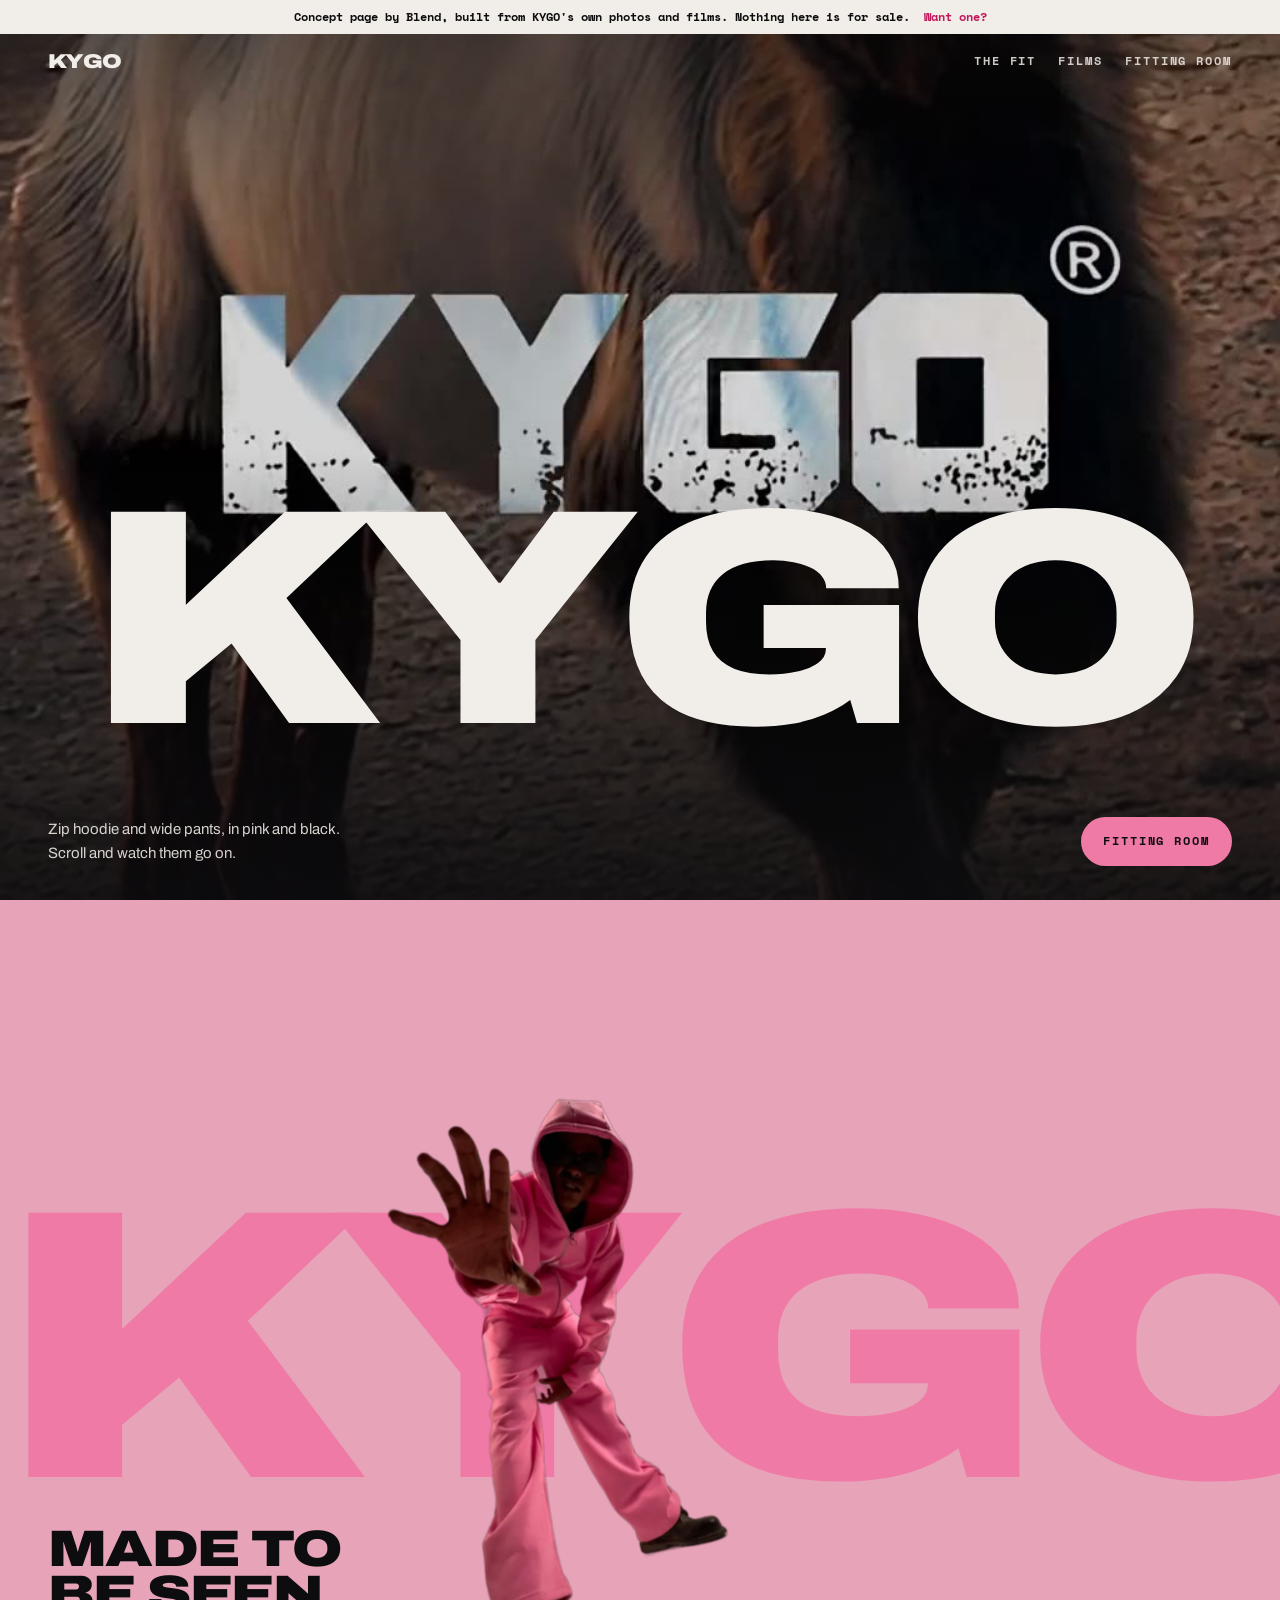
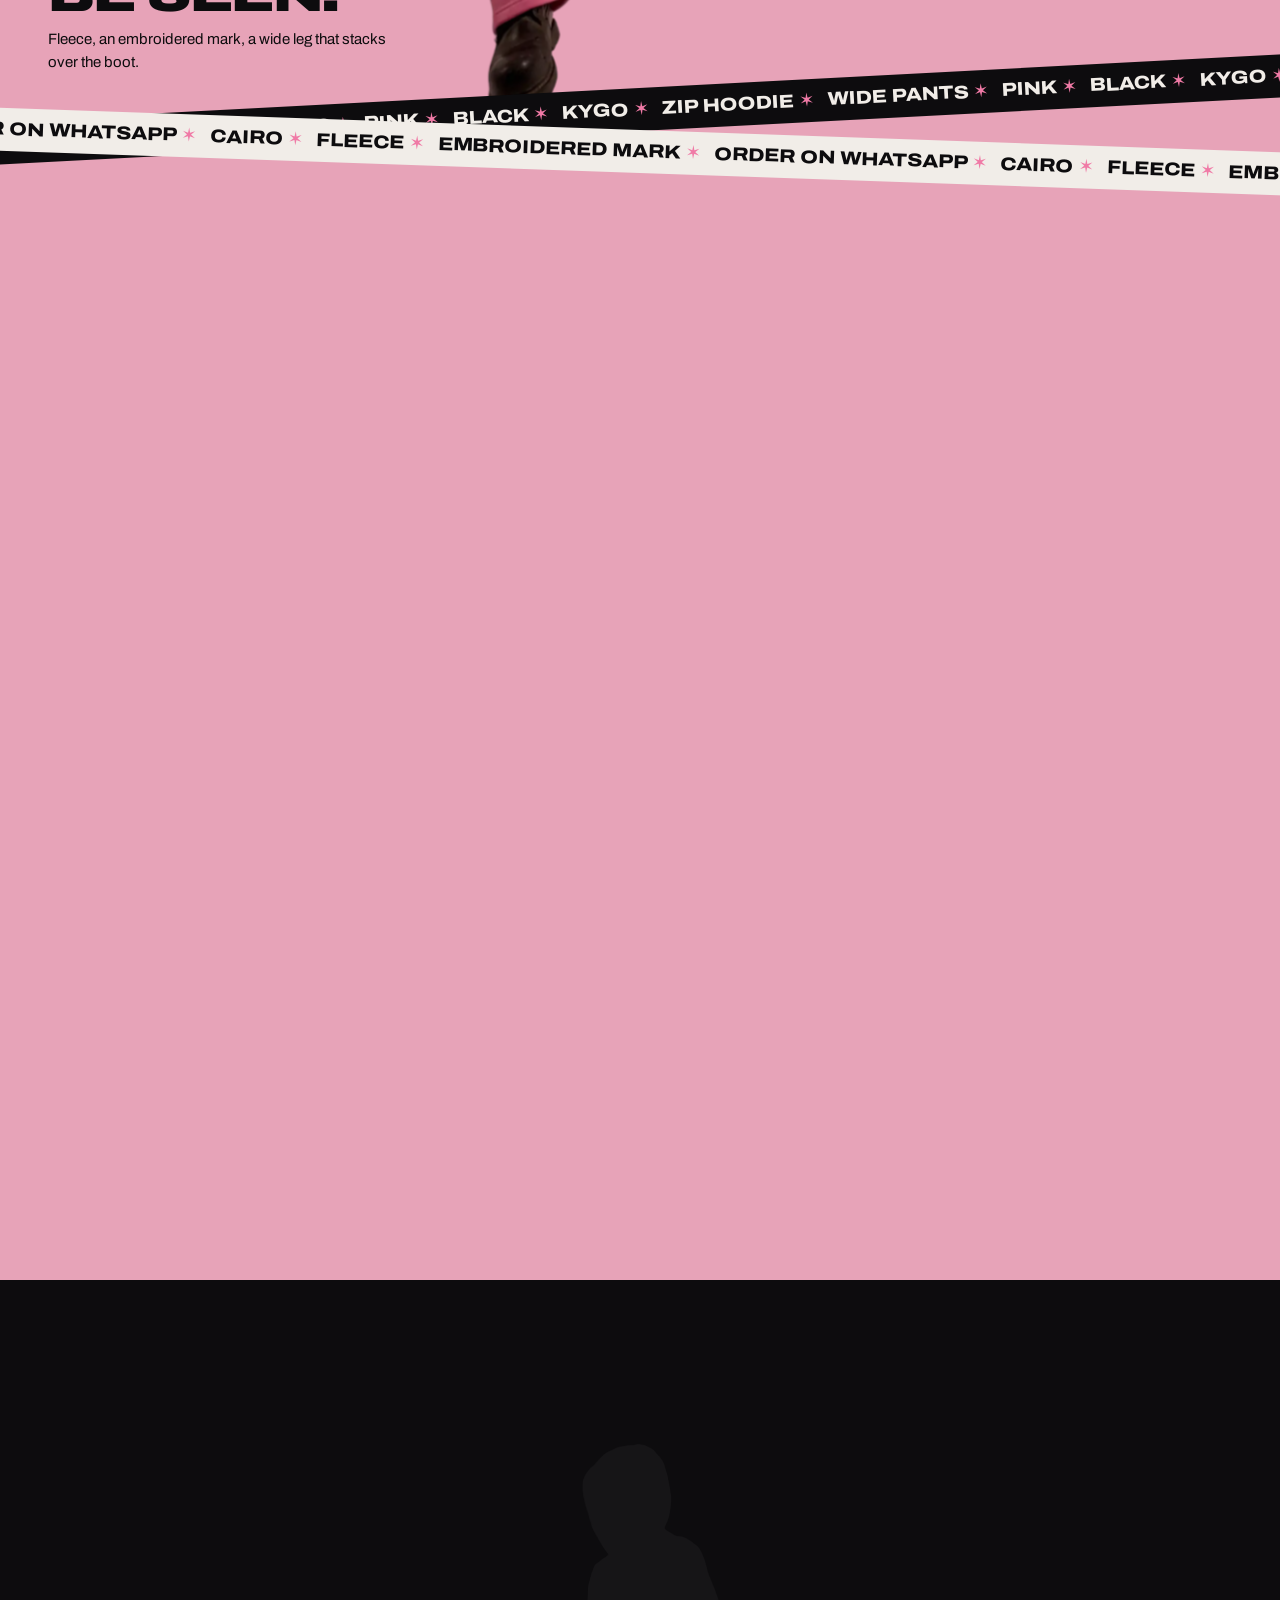
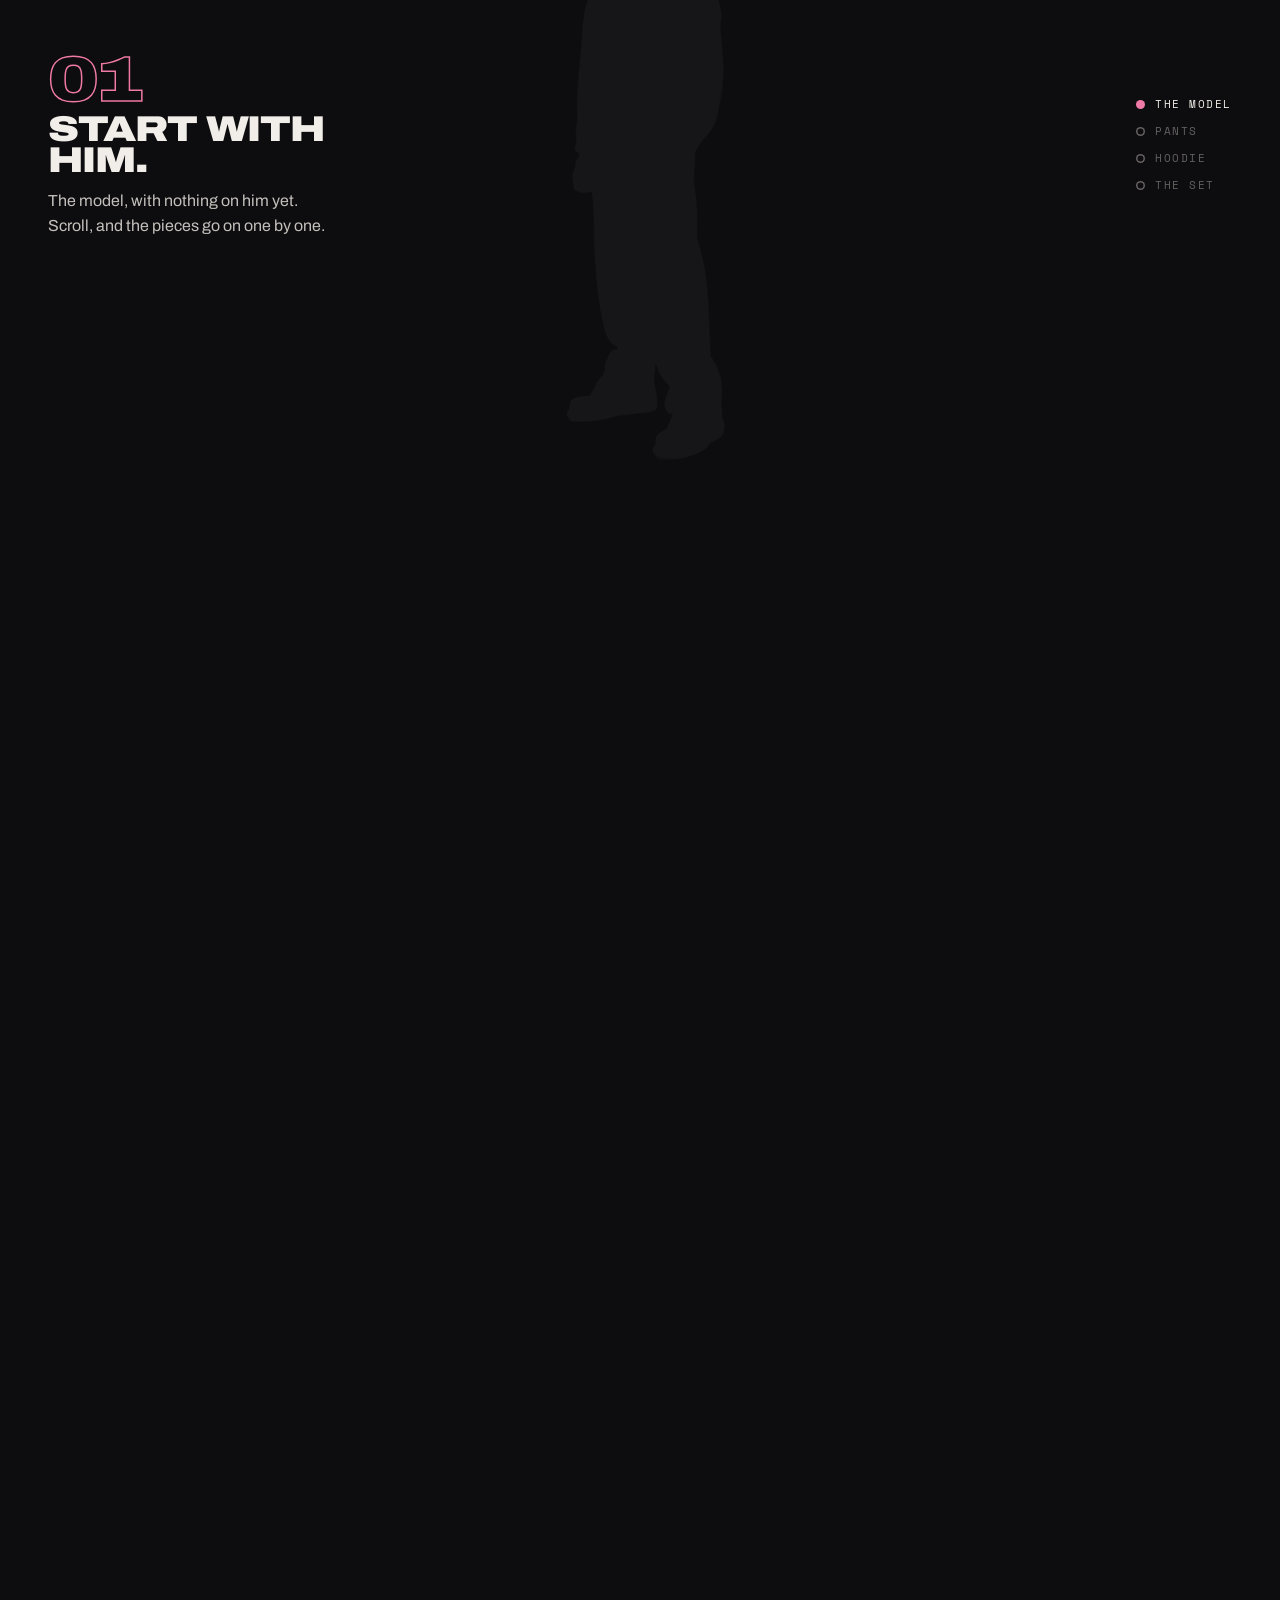
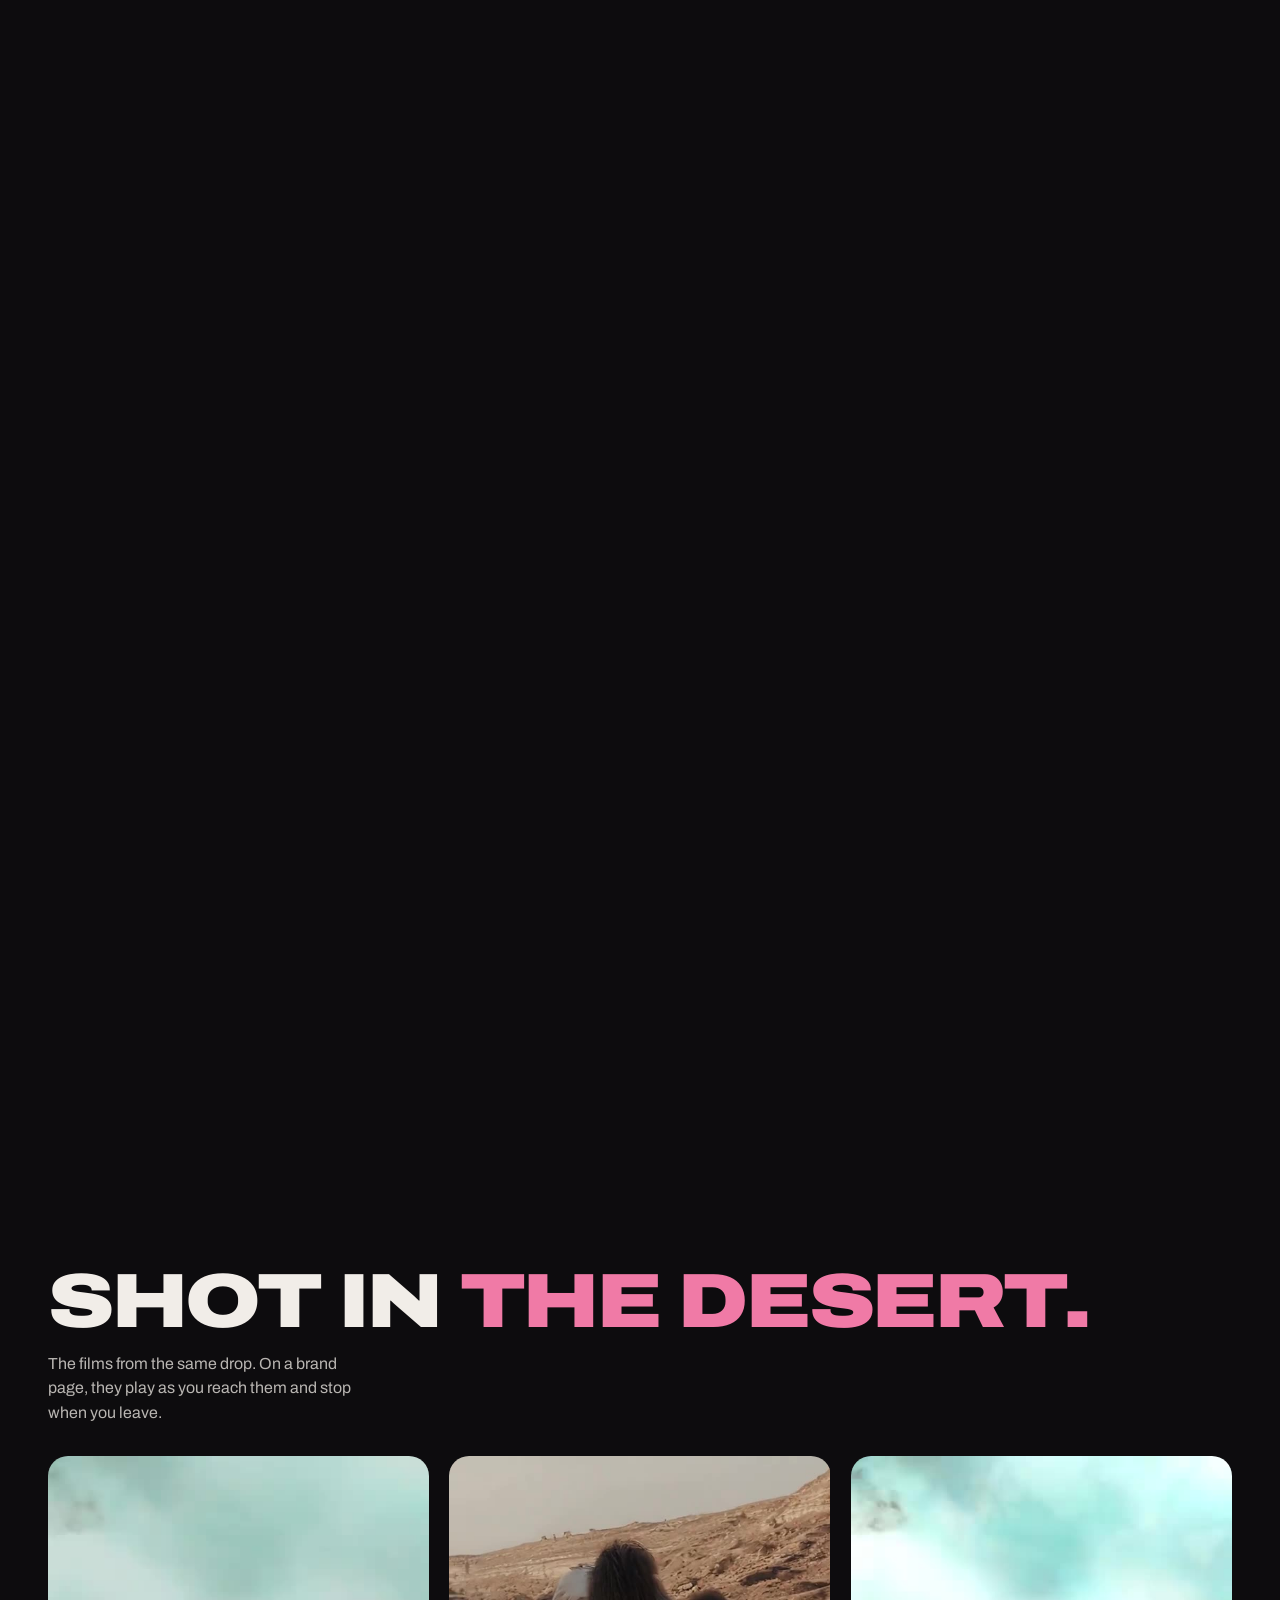
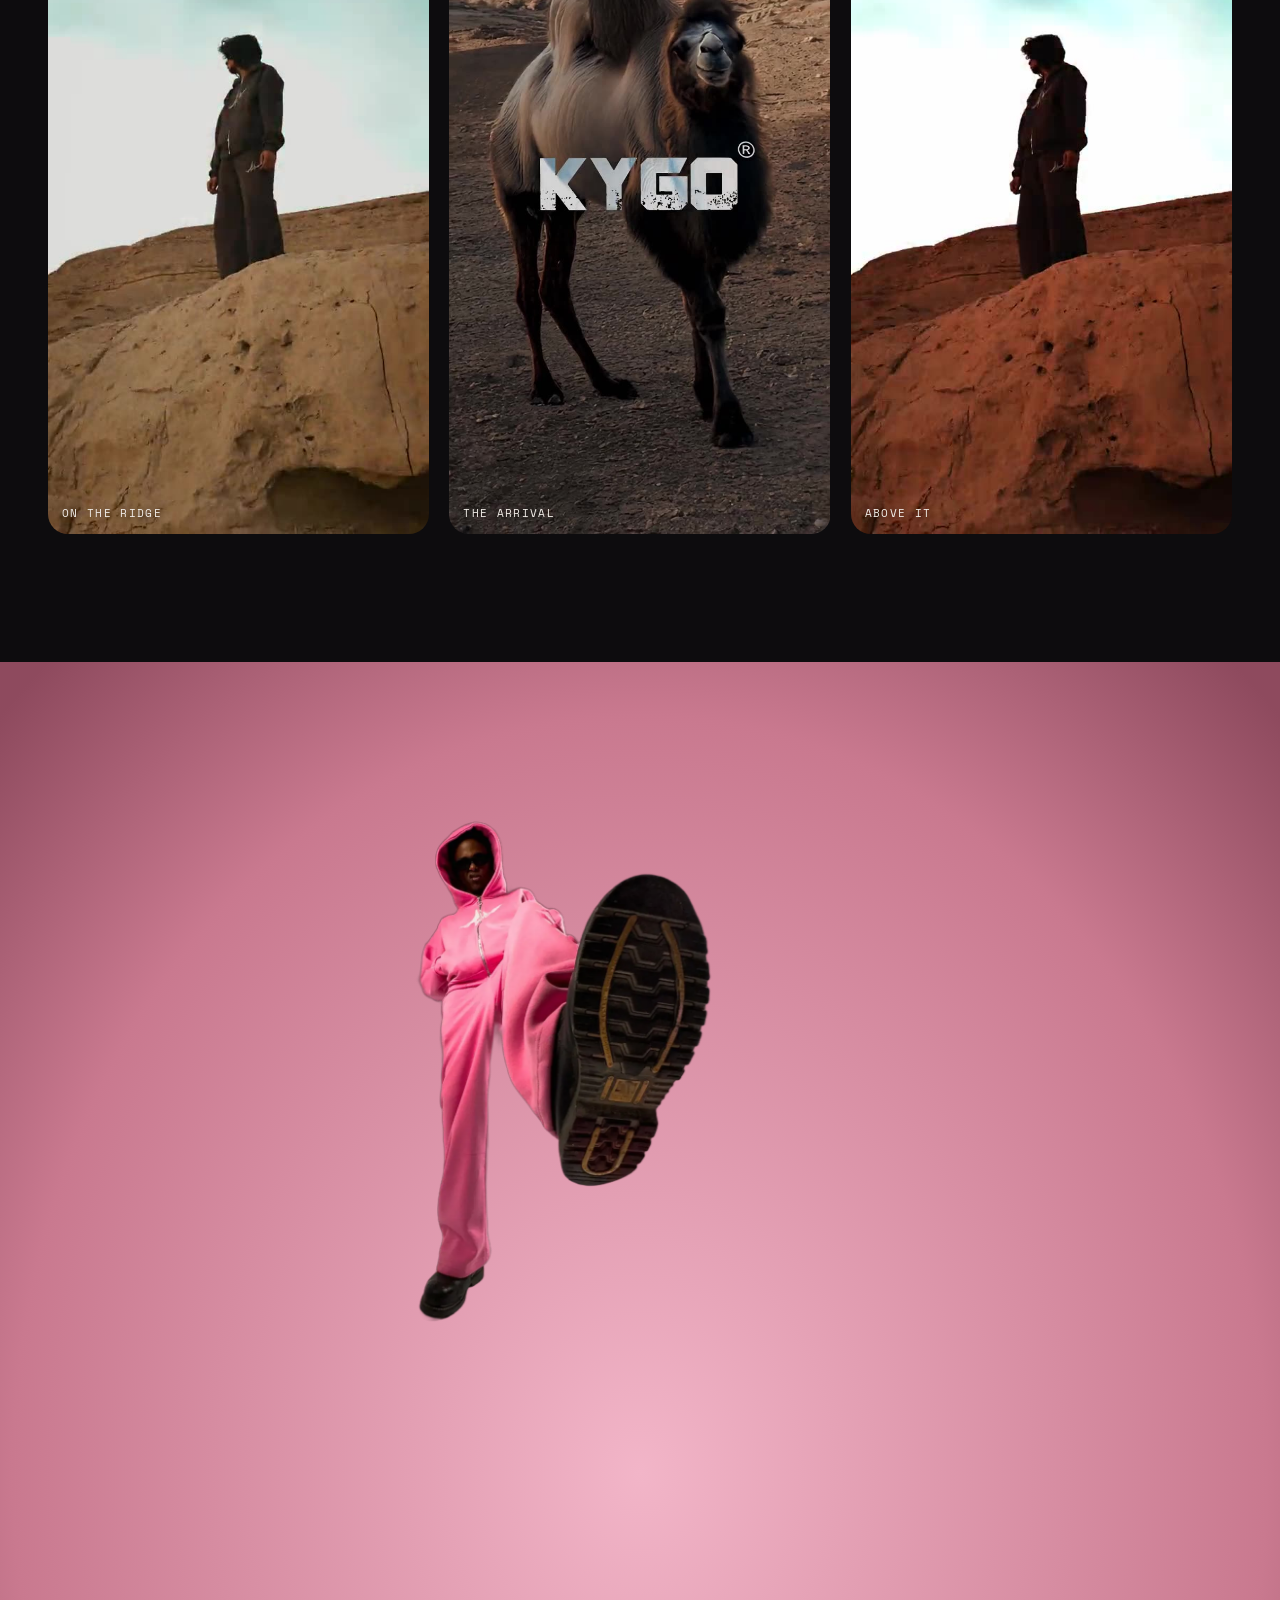
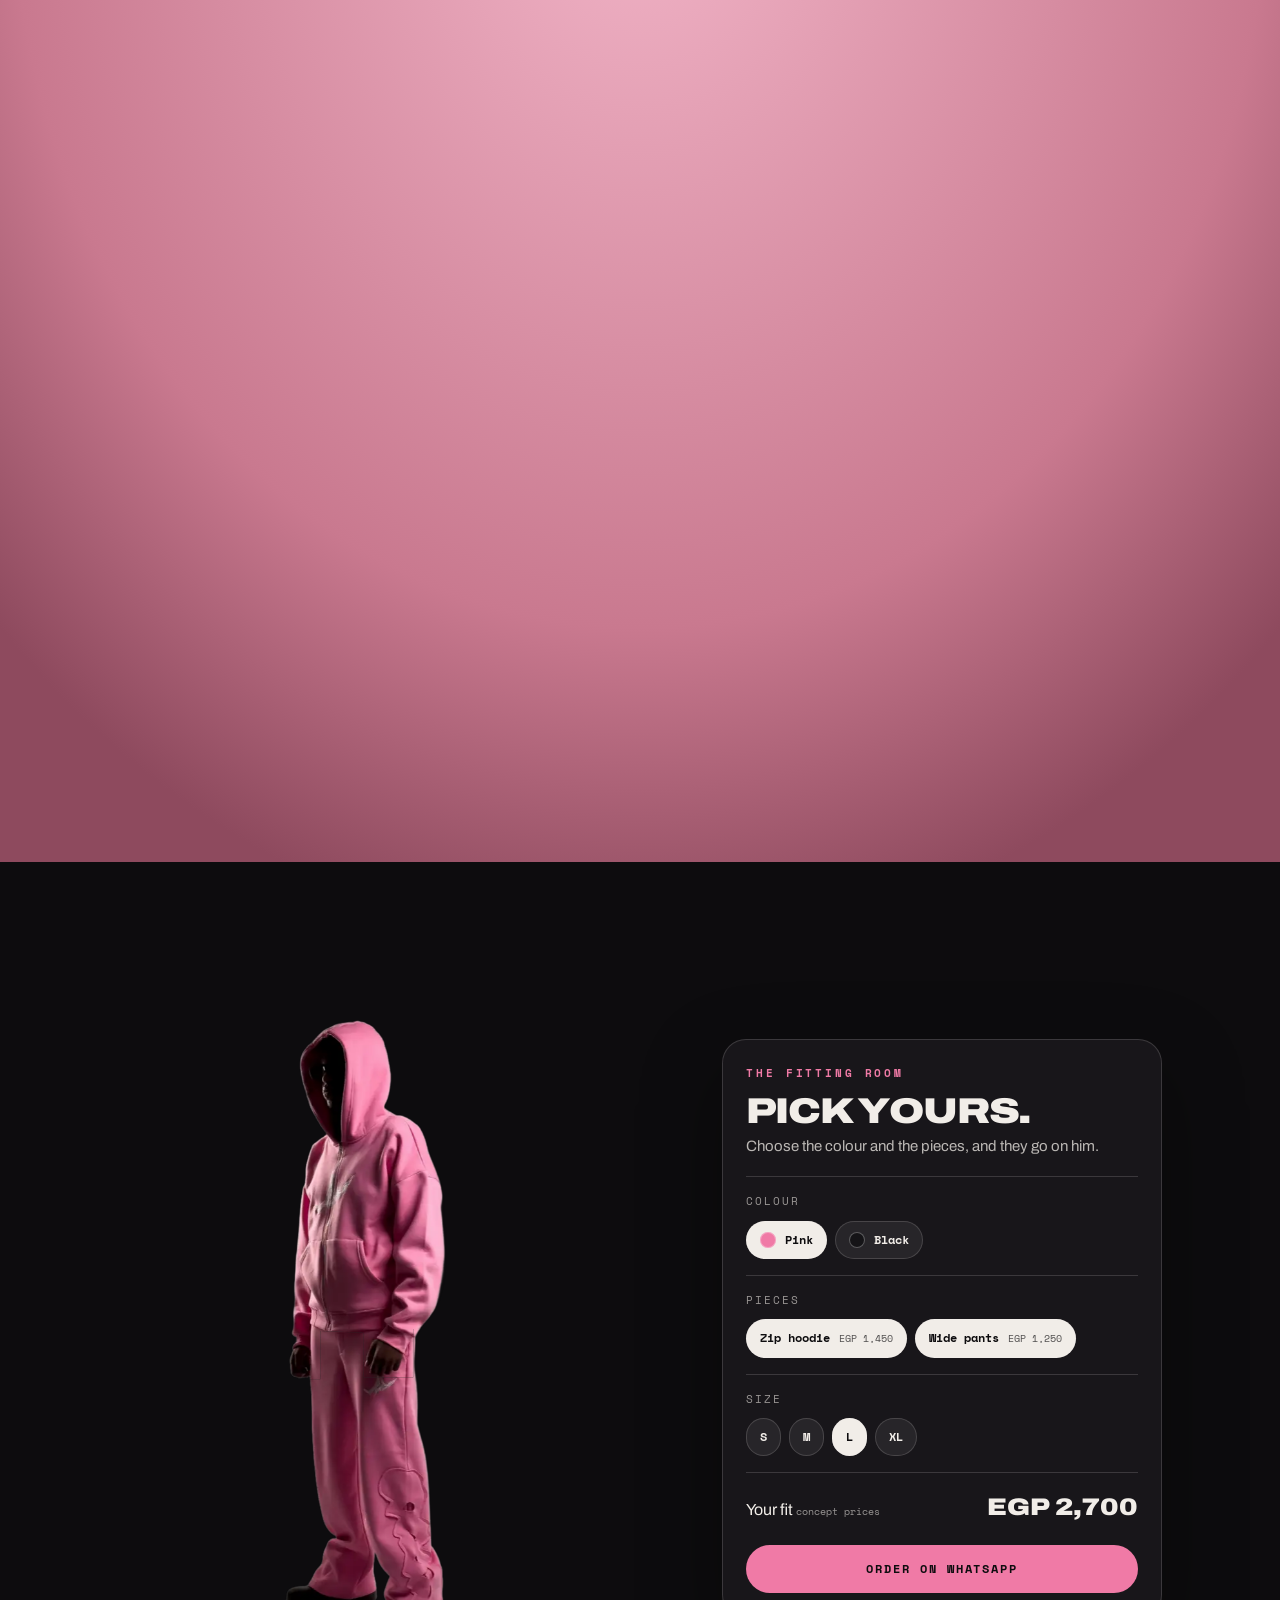
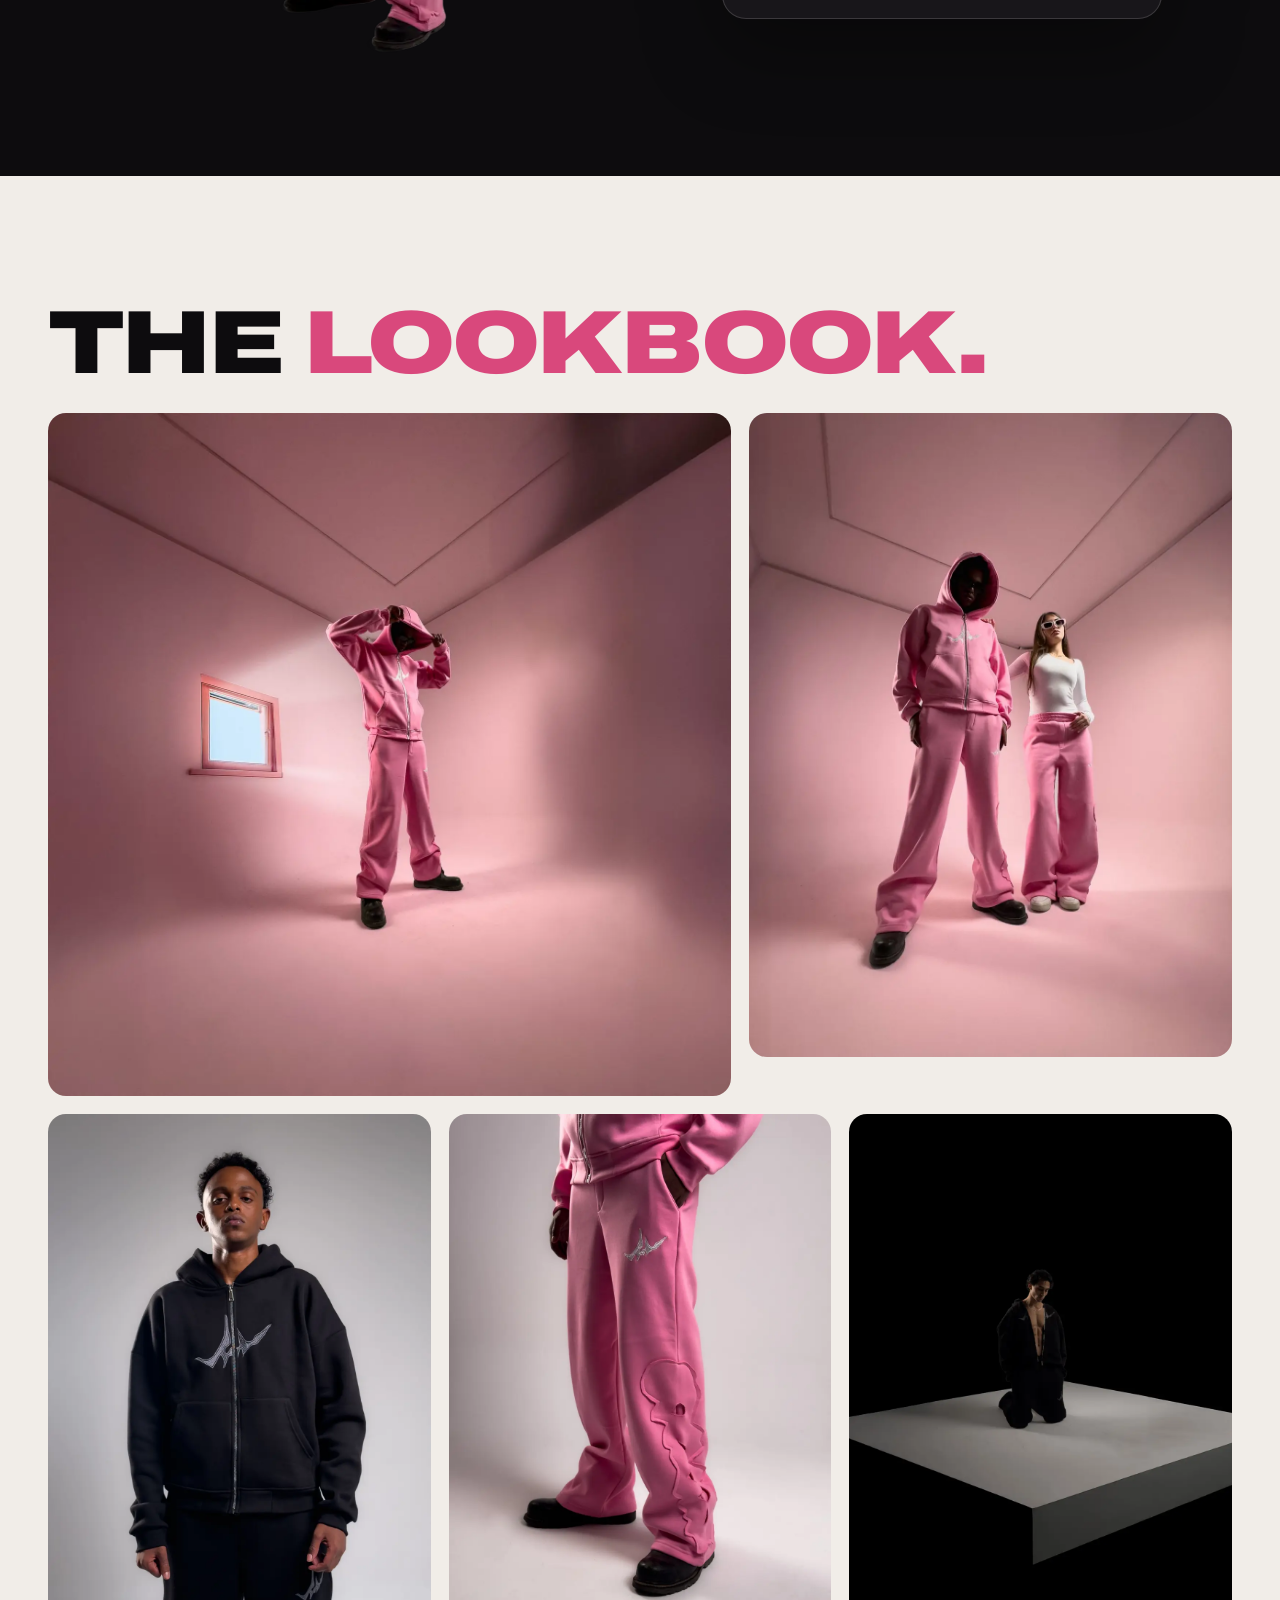
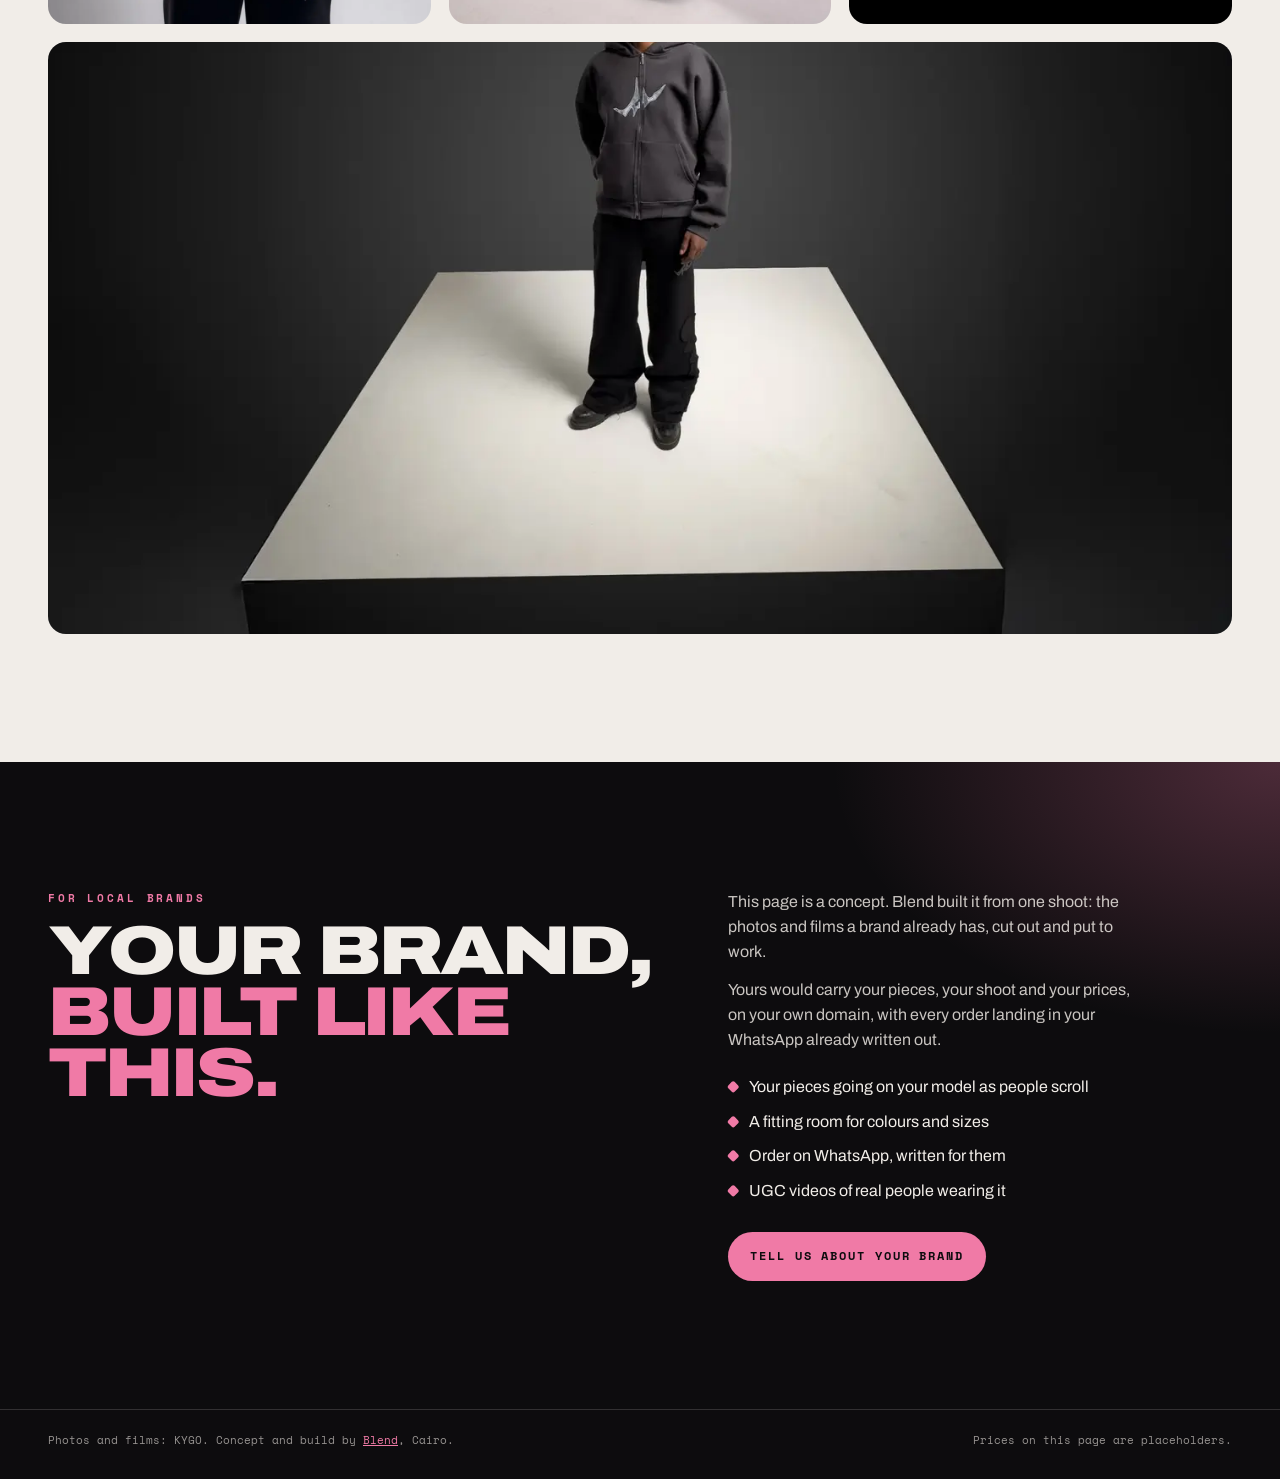
<file: demo/streetwear/index.html>
<!doctype html>
<html lang="en">
<head>
<meta charset="utf-8">
<meta name="viewport" content="width=device-width,initial-scale=1,viewport-fit=cover">
<title>KYGO · a brand page concept by Blend</title>
<meta name="description" content="A concept brand page Blend built from KYGO's own photos and films: the real pieces go onto the real model as you scroll, and a fitting room switches pink and black.">
<meta property="og:title" content="KYGO · a brand page concept by Blend">
<meta property="og:description" content="Real pieces, real model, put on as you scroll. A brand page concept by Blend.">
<meta property="og:type" content="website">
<meta property="og:url" content="https://blend-marketing.com/demo/streetwear/">
<meta property="og:image" content="https://blend-marketing.com/demo/streetwear/img/og.jpg">
<meta property="og:image:width" content="1200">
<meta property="og:image:height" content="630">
<meta name="twitter:card" content="summary_large_image">
<meta name="theme-color" content="#0D0C0E">
<link rel="icon" href="/img/favicon.svg" type="image/svg+xml">
<link rel="preconnect" href="https://fonts.googleapis.com">
<link rel="preconnect" href="https://fonts.gstatic.com" crossorigin>
<link rel="stylesheet" href="https://fonts.googleapis.com/css2?family=Archivo:wdth,wght@62..125,400..900&family=Space+Mono:wght@400;700&display=swap">
<link rel="preload" as="image" href="img/pink.webp">
<style>
/* KYGO: a concept page built from a real label's own shoot. Everything
   that moves is a photograph: the model is cut out of the frame, his pieces
   are cut out of the same frame, and scrolling puts them back on him.
   Only transform and opacity animate. No WebGL, no blur layers. */
:root{--ink:#0D0C0E;--ink2:#18161A;--pink:#F07AA6;--room:#E7A3B8;--blush:#F6D3DE;--bone:#F1EDE8;--grey:#BEBBB8;
  --line:rgba(241,237,232,.16);color-scheme:dark}
*{box-sizing:border-box}
html{-webkit-text-size-adjust:100%}
body{margin:0;background:var(--ink);color:var(--bone);font-family:Archivo,system-ui,-apple-system,'Segoe UI',sans-serif;
  font-size:16px;line-height:1.55;-webkit-font-smoothing:antialiased;overflow-x:clip}
img,video{display:block;max-width:100%}
a{color:inherit}
button{font:inherit;color:inherit}
:focus-visible{outline:3px solid var(--pink);outline-offset:3px}
.disp{font-family:Archivo,Impact,sans-serif;font-weight:900;font-stretch:122%;text-transform:uppercase;letter-spacing:-.03em;line-height:.88}
.mono,.concept,.eyebrow,.btn,.tag,.chip,.note,.foot,.cap{font-family:'Space Mono',ui-monospace,monospace}
.eyebrow{font-size:11px;font-weight:700;letter-spacing:.26em;text-transform:uppercase;margin:0 0 14px}

/* the honesty strip */
.concept{position:fixed;top:0;left:0;right:0;z-index:50;display:flex;align-items:center;justify-content:center;gap:14px;
  min-height:34px;padding:6px 16px;background:var(--bone);color:var(--ink);font-size:12px;font-weight:700}
.concept a{color:#C2185B;text-decoration:none;white-space:nowrap}
.concept .short{display:none}
@media (max-width:640px){.concept .long{display:none}.concept .short{display:inline}.concept{font-size:11px}}

.btn{display:inline-flex;align-items:center;justify-content:center;gap:10px;padding:15px 22px;border:0;border-radius:999px;
  background:var(--pink);color:var(--ink);font-size:12px;font-weight:700;letter-spacing:.16em;text-transform:uppercase;
  text-decoration:none;cursor:pointer;transition:transform .15s ease,background .15s ease}
.btn:hover{background:var(--bone)}.btn:active{transform:scale(.97)}
.btn.ghost{background:transparent;color:var(--bone);box-shadow:inset 0 0 0 1.5px rgba(241,237,232,.55)}
.btn.ghost:hover{background:rgba(241,237,232,.1)}

/* ---------- 1. hero: the desert film ---------- */
.hero{position:relative;height:100vh;height:100svh;min-height:560px;overflow:hidden;background:#3a2a20}
.hero video,.hero .poster{position:absolute;inset:0;width:100%;height:100%;object-fit:cover}
.hero::after{content:"";position:absolute;inset:0;background:linear-gradient(180deg,rgba(13,12,14,.5) 0%,rgba(13,12,14,0) 28%,rgba(13,12,14,0) 50%,rgba(13,12,14,.85) 100%)}
.hero .top{position:absolute;z-index:2;top:34px;left:0;right:0;display:flex;justify-content:space-between;align-items:center;padding:18px clamp(16px,4vw,48px)}
.hero .top b{font-size:20px}
.hero .top nav{display:flex;gap:22px;font-family:'Space Mono',monospace;font-size:12px;font-weight:700;letter-spacing:.16em;text-transform:uppercase}
.hero .top nav a{text-decoration:none;opacity:.85}.hero .top nav a:hover{opacity:1;color:var(--pink)}
@media (max-width:640px){.hero .top nav a:not(:last-child){display:none}}
.hero .word{position:absolute;z-index:2;left:clamp(12px,3vw,40px);right:clamp(12px,3vw,40px);bottom:clamp(110px,16vh,150px);
  font-size:clamp(84px,24vw,420px);margin:0;color:var(--bone);text-align:center;letter-spacing:-.05em;
  transform:translate3d(0,calc(var(--hp,0) * 60px),0);opacity:calc(1 - var(--hp,0) * 1.2)}
.hero .line{position:absolute;z-index:2;left:clamp(16px,4vw,48px);right:clamp(16px,4vw,48px);bottom:34px;display:flex;flex-wrap:wrap;
  align-items:center;justify-content:space-between;gap:14px}
.hero .line p{margin:0;max-width:36ch;font-size:15px;color:rgba(241,237,232,.88)}

/* ---------- 2. the pink room: he reaches for you ---------- */
.room{position:relative;height:220vh;background:var(--room)}
.room .pin{position:sticky;top:0;height:100vh;height:100svh;overflow:hidden;display:grid;place-items:center}
.room .big{position:absolute;inset:auto 0 50% 0;transform:translateY(50%);text-align:center;font-size:clamp(110px,30vw,560px);
  color:var(--pink);margin:0;letter-spacing:-.06em;white-space:nowrap}
.room .big span{display:inline-block;transform:translate3d(calc(var(--rp,0) * -14vw),0,0)}
.room .big span+span{transform:translate3d(calc(var(--rp,0) * 14vw),0,0)}
.room .reach{position:relative;z-index:2;height:min(92vh,980px);width:auto;max-width:none;
  transform:translate3d(0,calc((1 - var(--rp,0)) * 8vh),0) scale(calc(.82 + var(--rp,0) * .34));transform-origin:50% 60%}
.room .say{position:absolute;z-index:3;left:clamp(16px,4vw,48px);bottom:clamp(90px,14vh,140px);color:var(--ink);max-width:340px}
.room .say h2{font-size:clamp(30px,4vw,56px);margin:0 0 10px}
.room .say p{margin:0;font-size:15px}
.tapes{position:absolute;z-index:3;left:-6vw;right:-6vw;bottom:22px;height:96px;pointer-events:none}
.tape{position:absolute;left:0;right:0;overflow:hidden;white-space:nowrap;font-weight:800;font-stretch:118%;text-transform:uppercase;
  font-size:clamp(14px,1.45vw,20px);line-height:1;padding:12px 0}
.tape .run{display:inline-flex;animation:run 50s linear infinite}
.tape .run span{padding-right:.7em}
.tape.a{top:6px;background:var(--ink);color:var(--bone);transform:rotate(-3deg)}
.tape.b{top:48px;background:var(--bone);color:var(--ink);transform:rotate(2deg)}
.tape.b .run{animation-direction:reverse;animation-duration:62s}
.tape i{font-style:normal;color:var(--pink)}
@keyframes run{to{transform:translateX(-50%)}}
@media (max-width:760px){
  .room .say{top:80px;bottom:auto;right:16px}
  .room .pin{place-items:end center;padding-bottom:104px}
  .room .reach{height:60vh;height:60svh}
  .room .big{font-size:36vw}
}

/* ---------- figures: a ghost of the model, and his pieces ---------- */
.fig{position:relative;aspect-ratio:3/4;height:100%;max-width:100%;pointer-events:none}
/* pieces that have flown off stay invisible; they must never catch a tap */
.fig img,.fig .tag{pointer-events:none}
.fig img{position:absolute;inset:0;width:100%;height:100%;object-fit:contain;max-width:none}
.fig .ghost{filter:brightness(0) invert(1);opacity:.1}
.on-pink .fig .ghost{filter:brightness(0);opacity:.13}
.fig .pc{will-change:transform,opacity}
.tag{position:absolute;z-index:3;display:flex;align-items:center;gap:10px;font-size:11px;letter-spacing:.06em;white-space:nowrap;
  opacity:0;transform:translateY(8px);transition:opacity .4s ease,transform .5s ease}
.tag.show{opacity:1;transform:none}
.tag::before{content:"";width:46px;height:1.5px;background:currentColor;flex:none}
.tag.left{flex-direction:row-reverse;text-align:right;transform:translate(-100%,8px)}
.tag.left.show{transform:translate(-100%,0)}
.tag b{display:block;font-family:Archivo,sans-serif;font-weight:800;font-stretch:115%;font-size:15px;letter-spacing:0;text-transform:uppercase}
.tag span{display:block}

/* ---------- 3. the dress: pieces land on the ghost ---------- */
.dress{position:relative;height:340vh;background:var(--ink)}
.dress .pin{position:sticky;top:0;height:100vh;height:100svh;overflow:hidden;display:grid;grid-template-columns:1fr auto 1fr;align-items:center;
  padding:60px clamp(16px,4vw,48px) 30px;gap:20px}
.dress .stage{height:min(84vh,900px);display:flex;justify-content:center}
.dress .copy{max-width:330px}
.dress .copy .n{font-size:clamp(48px,5vw,84px);color:transparent;-webkit-text-stroke:1.5px var(--pink);display:block;margin-bottom:6px}
.dress .copy h2{font-size:clamp(26px,2.8vw,42px);margin:0 0 12px}
.dress .copy p{margin:0;color:rgba(241,237,232,.8)}
.dress .steps{justify-self:end;display:grid;gap:10px;font-family:'Space Mono',monospace;font-size:11px;letter-spacing:.14em;text-transform:uppercase}
.dress .steps span{display:flex;align-items:center;gap:10px;color:rgba(241,237,232,.38);transition:color .3s}
.dress .steps span::before{content:"";width:9px;height:9px;border-radius:50%;box-shadow:inset 0 0 0 1.5px currentColor}
.dress .steps span.on{color:var(--bone)}
.dress .steps span.on::before{background:var(--pink);box-shadow:none}
.dress .price{display:inline-block;margin-top:16px;padding:7px 12px;border-radius:999px;background:var(--bone);color:var(--ink);font-family:'Space Mono',monospace;font-weight:700;font-size:13px}
.dress .price small{font-weight:400;opacity:.6;margin-left:6px;font-size:10px}
.dress .copy>div{transition:opacity .35s ease}
@media (max-width:860px){
  .dress .pin{grid-template-columns:1fr;grid-template-rows:1fr auto;padding:44px 16px 22px;gap:8px}
  .dress .stage{height:62vh;order:0}
  .dress .copy{order:1;max-width:none;min-height:150px}
  .dress .steps{display:none}
  .tag{font-size:9.5px}.tag b{font-size:12px}.tag::before{width:22px}
}

/* ---------- 4. films ---------- */
.films{background:var(--ink);padding:clamp(70px,10vw,130px) clamp(16px,4vw,48px)}
.films .head{display:flex;flex-wrap:wrap;justify-content:space-between;align-items:flex-end;gap:16px;margin-bottom:30px}
.films h2{font-size:clamp(40px,6vw,96px);margin:0}
.films h2 span{color:var(--pink)}
.films .head p{margin:0;max-width:36ch;color:rgba(241,237,232,.75)}
.reel{display:grid;grid-template-columns:repeat(3,1fr);gap:clamp(10px,1.6vw,20px)}
.reel figure{margin:0;position:relative;border-radius:20px;overflow:hidden;aspect-ratio:9/16;background:#222}
.reel video,.reel img{width:100%;height:100%;object-fit:cover}
.reel figcaption{position:absolute;left:14px;bottom:12px;font-family:'Space Mono',monospace;font-size:11px;letter-spacing:.12em;text-transform:uppercase;text-shadow:0 1px 8px rgba(0,0,0,.6)}
@media (max-width:760px){.reel{grid-template-columns:repeat(3,72vw);overflow-x:auto;scroll-snap-type:x mandatory;margin:0 -16px;padding:0 16px;scrollbar-width:none}
  .reel figure{scroll-snap-align:center}}

/* ---------- 5. the boot ---------- */
.boot{position:relative;height:200vh;background:radial-gradient(70% 60% at 50% 45%,#F2B5C8,#C9798F 70%,#8E4A5E)}
.boot .pin{position:sticky;top:0;height:100vh;height:100svh;overflow:hidden;display:grid;place-items:center}
.boot img{height:min(90vh,980px);width:auto;max-width:none;transform:scale(calc(.78 + var(--bp,0) * .5)) translate3d(0,calc((1 - var(--bp,0)) * 6vh),0);transform-origin:62% 40%}
.boot h2{position:absolute;z-index:2;left:clamp(16px,4vw,48px);bottom:clamp(40px,8vh,90px);margin:0;font-size:clamp(44px,8vw,140px);color:var(--ink);
  opacity:calc(var(--bp,0) * 2 - .3)}

/* ---------- 6. the fitting room ---------- */
.fit{position:relative;min-height:100vh;display:grid;grid-template-columns:1.1fr .9fr;align-items:center;gap:clamp(20px,4vw,60px);
  padding:80px clamp(16px,4vw,48px) 60px;background:var(--ink);transition:background-color .6s ease}
.fit.on-pink{background:var(--room)}
.fit .stage{height:min(86vh,920px);display:flex;justify-content:center;position:relative}
.fit .stage .fig{position:absolute;height:100%}
.panel{padding:26px 24px;border-radius:24px;background:var(--ink2);box-shadow:inset 0 0 0 1px var(--line),0 30px 80px rgba(0,0,0,.35);max-width:440px}
.panel h2{font-size:clamp(28px,2.8vw,40px);margin:0 0 8px}
.panel .lede{margin:0 0 18px;color:rgba(241,237,232,.75);font-size:15px}
.group{padding:16px 0;border-top:1px solid var(--line)}
.group>span{display:block;font-family:'Space Mono',monospace;font-size:11px;letter-spacing:.18em;text-transform:uppercase;color:rgba(241,237,232,.6);margin-bottom:10px}
.chips{display:flex;flex-wrap:wrap;gap:8px}
.chip{display:inline-flex;align-items:center;gap:9px;padding:10px 14px;border-radius:999px;border:0;background:rgba(241,237,232,.07);
  box-shadow:inset 0 0 0 1px var(--line);cursor:pointer;font-size:12px;font-weight:700}
.chip[aria-pressed="true"]{background:var(--bone);color:var(--ink)}
.chip i{width:16px;height:16px;border-radius:50%;background:var(--c);box-shadow:inset 0 0 0 1px rgba(255,255,255,.3)}
.chip small{font-weight:400;opacity:.7}
.total{display:flex;justify-content:space-between;align-items:baseline;padding:16px 0 18px;border-top:1px solid var(--line)}
.total b{font-weight:900;font-stretch:118%;font-size:24px}
.panel .btn{width:100%}
.note{margin:12px 0 0;font-size:12px;color:rgba(241,237,232,.78)}
.note:empty{display:none}
.note blockquote{margin:8px 0;padding:10px 12px;border-left:3px solid var(--pink);background:rgba(241,237,232,.06)}
.fit .pc{transition:transform .75s cubic-bezier(.2,.75,.2,1),opacity .45s ease}
.fit .ghost{transition:opacity .5s ease}
@media (max-width:860px){
  /* on a phone the model and the choices share one screen */
  .fit{grid-template-columns:1fr;gap:10px;padding:44px 12px 18px;min-height:100svh;align-content:start}
  .fit .stage{height:48vh;height:48svh}
  .panel{max-width:none;padding:14px 16px 16px;border-radius:20px}
  .panel .eyebrow,.panel .lede{display:none}
  .panel h2{font-size:22px;margin:0 0 4px}
  .group{padding:9px 0}.group>span{margin-bottom:7px}
  .chip{padding:9px 12px}
  .total{padding:10px 0 12px}.total b{font-size:20px}
}

/* ---------- 7. lookbook ---------- */
.look{background:var(--bone);color:var(--ink);padding:clamp(70px,10vw,130px) clamp(16px,4vw,48px)}
.look h2{font-size:clamp(44px,7vw,120px);margin:0 0 30px}
.look h2 span{color:#D9487C}
.grid{display:grid;grid-template-columns:repeat(12,1fr);gap:clamp(10px,1.4vw,18px)}
.grid figure{margin:0;border-radius:18px;overflow:hidden;background:#ddd;opacity:0;transform:translateY(30px);transition:opacity .7s ease,transform .9s cubic-bezier(.2,.7,.2,1)}
.grid figure.in{opacity:1;transform:none}
.grid img{width:100%;height:100%;object-fit:cover}
.g1{grid-column:span 7;aspect-ratio:1}.g2{grid-column:span 5;aspect-ratio:3/4}.g3{grid-column:span 4;aspect-ratio:3/4}
.g4{grid-column:span 4;aspect-ratio:3/4}.g5{grid-column:span 4;aspect-ratio:3/4}.g6{grid-column:span 12;aspect-ratio:2/1}
.g6 img{object-position:50% 60%}
@media (max-width:760px){.g1,.g6{grid-column:span 12}.g2,.g3,.g4,.g5{grid-column:span 6}}

/* ---------- 8. for brands ---------- */
.pitch{background:var(--ink);padding:clamp(72px,10vw,130px) clamp(16px,4vw,48px);display:grid;grid-template-columns:1.1fr .9fr;gap:clamp(28px,5vw,80px);
  background-image:radial-gradient(50% 60% at 100% 0%,rgba(240,122,166,.28),transparent 70%)}
@media (max-width:860px){.pitch{grid-template-columns:1fr}}
.pitch h2{font-size:clamp(38px,5.4vw,84px);margin:0}
.pitch h2 span{color:var(--pink)}
.pitch p{color:rgba(241,237,232,.82);margin:0 0 14px;max-width:46ch}
.pitch ul{list-style:none;margin:22px 0 28px;padding:0;display:grid;gap:10px}
.pitch li{display:flex;gap:12px;align-items:baseline}
.pitch li::before{content:"";flex:none;width:9px;height:9px;border-radius:2px;background:var(--pink);transform:rotate(45deg) translateY(-1px)}
.foot{border-top:1px solid var(--line);display:flex;flex-wrap:wrap;justify-content:space-between;gap:10px;padding:22px clamp(16px,4vw,48px) 30px;font-size:11px;color:rgba(241,237,232,.6)}
.foot a{color:var(--pink)}

@media (prefers-reduced-motion:reduce){.tape .run{animation:none}.fit .pc,.grid figure{transition:none}}
</style>
</head>
<body>
<div class="concept">
  <span class="long">Concept page by Blend, built from KYGO's own photos and films. Nothing here is for sale.</span>
  <span class="short">Concept by Blend &middot; not a shop</span>
  <a href="#pitch">Want one?</a>
</div>

<header class="hero" id="top">
  <img class="poster" src="film/hero-tall.jpg" alt="" aria-hidden="true">
  <video id="herovid" muted loop playsinline autoplay preload="auto" aria-label="KYGO in the desert"></video>
  <div class="top"><b class="disp">KYGO</b>
    <nav><a href="#dress">The fit</a><a href="#films">Films</a><a href="#fit">Fitting room</a></nav></div>
  <h1 class="word disp">KYGO</h1>
  <div class="line">
    <p>Zip hoodie and wide pants, in pink and black. Scroll and watch them go on.</p>
    <a class="btn" href="#fit">Fitting room</a>
  </div>
</header>

<section class="room" id="room" aria-label="The pink room">
  <div class="pin">
    <p class="big disp" aria-hidden="true"><span>KY</span><span>GO</span></p>
    <img class="reach" src="img/reach.webp" alt="The model in the pink set, reaching toward the camera" width="1100" height="1400">
    <div class="say"><h2 class="disp">Made to be seen.</h2><p>Fleece, an embroidered mark, a wide leg that stacks over the boot.</p></div>
    <div class="tapes" aria-hidden="true"><div class="tape a"><div class="run"></div></div><div class="tape b"><div class="run"></div></div></div>
  </div>
</section>

<section class="dress" id="dress" aria-label="The pieces going on">
  <div class="pin">
    <div class="copy" id="dcopy">
      <div data-s="0"><span class="n disp">01</span><h2 class="disp">Start with him.</h2><p>The model, with nothing on him yet. Scroll, and the pieces go on one by one.</p></div>
      <div data-s="1" hidden><span class="n disp">02</span><h2 class="disp">Wide pants.</h2><p>Fleece, a wide straight leg, an appliqué that runs down the outside.</p></div>
      <div data-s="2" hidden><span class="n disp">03</span><h2 class="disp">Zip hoodie.</h2><p>Boxy, dropped shoulder, the mark embroidered across the chest.</p></div>
      <div data-s="3" hidden><span class="n disp">04</span><h2 class="disp">The pink set.</h2><p>Both pieces, as shot. Also in black.</p><span class="price">EGP 2,700<small>concept price</small></span></div>
    </div>
    <div class="stage"><div class="fig" id="dfig"></div></div>
    <div class="steps" aria-hidden="true"><span>The model</span><span>Pants</span><span>Hoodie</span><span>The set</span></div>
  </div>
</section>

<section class="films" id="films" aria-labelledby="t-films">
  <div class="head"><h2 class="disp" id="t-films">Shot in <span>the desert.</span></h2>
    <p>The films from the same drop. On a brand page, they play as you reach them and stop when you leave.</p></div>
  <div class="reel">
    <figure><video data-src="film/reel-2.mp4" poster="film/reel-2.jpg" muted loop playsinline preload="none"></video><figcaption>On the ridge</figcaption></figure>
    <figure><video data-src="film/hero-tall.mp4" poster="film/hero-tall.jpg" muted loop playsinline preload="none"></video><figcaption>The arrival</figcaption></figure>
    <figure><video data-src="film/flying.mp4" poster="film/flying.jpg" muted loop playsinline preload="none"></video><figcaption>Above it</figcaption></figure>
  </div>
</section>

<section class="boot" id="boot" aria-label="The boot">
  <div class="pin">
    <h2 class="disp">Step in.</h2>
    <img src="img/boot.webp" alt="The model in the pink set, lifting a boot toward the camera" width="1300" height="1300" loading="lazy">
  </div>
</section>

<section class="fit" id="fit" aria-labelledby="t-fit">
  <div class="stage" id="fstage"></div>
  <div class="panel">
    <p class="eyebrow" style="color:var(--pink)">The fitting room</p>
    <h2 class="disp" id="t-fit">Pick yours.</h2>
    <p class="lede">Choose the colour and the pieces, and they go on him.</p>
    <div class="group"><span>Colour</span><div class="chips" id="colours">
      <button class="chip" type="button" data-c="pink" aria-pressed="true" style="--c:#F07AA6"><i></i>Pink</button>
      <button class="chip" type="button" data-c="black" aria-pressed="false" style="--c:#151417"><i></i>Black</button>
    </div></div>
    <div class="group"><span>Pieces</span><div class="chips" id="pieces">
      <button class="chip" type="button" data-p="top" aria-pressed="true">Zip hoodie <small>EGP 1,450</small></button>
      <button class="chip" type="button" data-p="bottom" aria-pressed="true">Wide pants <small>EGP 1,250</small></button>
    </div></div>
    <div class="group"><span>Size</span><div class="chips" id="sizes">
      <button class="chip" type="button">S</button><button class="chip" type="button">M</button><button class="chip" type="button" aria-pressed="true">L</button><button class="chip" type="button">XL</button>
    </div></div>
    <div class="total"><span>Your fit <small class="mono" style="opacity:.6;font-size:10px">concept prices</small></span><b id="total">EGP 2,700</b></div>
    <button class="btn" type="button" id="order">Order on WhatsApp</button>
    <div class="note" id="note" role="status" aria-live="polite"></div>
  </div>
</section>

<section class="look" id="look" aria-labelledby="t-look">
  <h2 class="disp" id="t-look">The <span>lookbook.</span></h2>
  <div class="grid">
    <figure class="g1"><img src="img/window.webp" alt="The pink room with its single window" loading="lazy"></figure>
    <figure class="g2"><img src="img/duo.webp" alt="Two models in the pink pants" loading="lazy"></figure>
    <figure class="g3"><img src="img/detail-hoodie.webp" alt="The embroidered mark on the black hoodie" loading="lazy"></figure>
    <figure class="g4"><img src="img/detail-pants.webp" alt="The appliqué on the pink pants" loading="lazy"></figure>
    <figure class="g5"><img src="img/kneel.webp" alt="A model kneeling on a white plinth in the black set" loading="lazy"></figure>
    <figure class="g6"><img src="img/plinth.webp" alt="A model standing on a white plinth in the black set" loading="lazy"></figure>
  </div>
</section>

<section class="pitch" id="pitch" aria-labelledby="t-pitch">
  <div><p class="eyebrow" style="color:var(--pink)">For local brands</p>
    <h2 class="disp" id="t-pitch">Your brand, <span>built like this.</span></h2></div>
  <div>
    <p>This page is a concept. Blend built it from one shoot: the photos and films a brand already has, cut out and put to work.</p>
    <p>Yours would carry your pieces, your shoot and your prices, on your own domain, with every order landing in your WhatsApp already written out.</p>
    <ul><li>Your pieces going on your model as people scroll</li><li>A fitting room for colours and sizes</li><li>Order on WhatsApp, written for them</li><li>UGC videos of real people wearing it</li></ul>
    <a class="btn" href="/start/?src=demo-streetwear">Tell us about your brand</a>
  </div>
</section>
<footer class="foot">
  <span>Photos and films: KYGO. Concept and build by <a href="/">Blend</a>, Cairo.</span>
  <span>Prices on this page are placeholders.</span>
</footer>

<script>
(function () {
  var REDUCE = matchMedia('(prefers-reduced-motion: reduce)').matches;
  var $ = function (s, r) { return (r || document).querySelector(s); };
  var $$ = function (s, r) { return [].slice.call((r || document).querySelectorAll(s)); };
  var clamp = function (x) { return Math.max(0, Math.min(1, x)); };
  var seg = function (p, a, b) { return clamp((p - a) / (b - a)); };
  var ease = function (t) { return t < .5 ? 4 * t * t * t : 1 - Math.pow(-2 * t + 2, 3) / 2; };

  /* hero film: the wide cut on a wide screen, the tall cut on a phone */
  var hv = $('#herovid');
  var wide = innerWidth / innerHeight > 1;
  hv.poster = wide ? 'film/hero-wide.jpg' : 'film/hero-tall.jpg';
  $('.hero .poster').src = hv.poster;
  hv.src = wide ? 'film/hero-wide.mp4' : 'film/hero-tall.mp4';
  if (REDUCE) hv.removeAttribute('autoplay'); else hv.play().catch(function () {});

  /* tapes */
  function fill(el, words) { var one = words.map(function (w) { return '<span>' + w + ' <i>✶</i></span>'; }).join(''); el.innerHTML = one + one + one + one; }
  var runs = $$('.tape .run');
  fill(runs[0], ['KYGO', 'Zip hoodie', 'Wide pants', 'Pink', 'Black']);
  fill(runs[1], ['Order on WhatsApp', 'Cairo', 'Fleece', 'Embroidered mark']);

  /* The two colourways. Each is one cut-out photo, used three ways: a ghost
     of the whole figure, and the same photo clipped to the hoodie and to the
     pants. Outlines are in % of the photo, traced along the hem and round the
     hands so the pieces meet with no gap. */
  var LOOKS = {
    pink: { src: 'img/pink.webp', alt: 'The pink zip hoodie and wide pants on the model',
      top: '0 0,100% 0,100% 50%,59.3% 50%,59.3% 56.25%,50.7% 56.25%,50.7% 50.5%,43.3% 50.25%,43.3% 56.5%,37.7% 56.5%,37.7% 50%,0 50%',
      bottom: '0 50%,37.7% 50%,37.7% 56.5%,43.3% 56.5%,43.3% 50.25%,50.7% 50.5%,50.7% 56.25%,59.3% 56.25%,59.3% 50%,100% 50%,100% 100%,0 100%',
      head: null,
      tags: { bottom: { x: 64, y: 74, side: 'right', t: 'Wide pants', s: 'Appliqué down the leg' },
              top: { x: 62, y: 30, side: 'right', t: 'Zip hoodie', s: 'Embroidered mark' } } },
    black: { src: 'img/black.webp', alt: 'The black zip hoodie and wide pants on the model',
      top: '0 0,38% 0,38% 21%,60% 21%,60% 0,100% 0,100% 49%,41.3% 49%,41.3% 58.5%,32.7% 58.5%,32.7% 49%,0 49%',
      bottom: '0 49%,32.7% 49%,32.7% 58.5%,41.3% 58.5%,41.3% 49%,100% 49%,100% 100%,0 100%',
      head: '38% 0,60% 0,60% 21%,38% 21%',
      tags: { bottom: { x: 66, y: 74, side: 'right', t: 'Wide pants', s: 'Appliqué down the leg' },
              top: { x: 66, y: 30, side: 'right', t: 'Zip hoodie', s: 'Embroidered mark' } } }
  };
  // where each piece comes from before it lands
  var FROM = { bottom: [-34, 62, -10, 1.08], top: [30, -58, 9, 1.08], head: [0, 0, 0, 1] };

  function figure(host, key, withTags) {
    var L = LOOKS[key], f = document.createElement('div');
    f.className = 'fig'; f.dataset.look = key;
    var g = document.createElement('img'); g.className = 'ghost'; g.src = L.src; g.alt = ''; g.setAttribute('aria-hidden', 'true'); f.appendChild(g);
    var pcs = {};
    ['bottom', 'top', 'head'].forEach(function (k) {
      if (!L[k]) return;
      var im = document.createElement('img');
      im.className = 'pc'; im.src = L.src; im.alt = k === 'top' ? L.alt : ''; if (k !== 'top') im.setAttribute('aria-hidden', 'true');
      im.style.clipPath = im.style.webkitClipPath = 'polygon(' + L[k] + ')';
      f.appendChild(im); pcs[k] = im;
    });
    var tags = {};
    if (withTags) Object.keys(L.tags).forEach(function (k) {
      var d = L.tags[k], t = document.createElement('div');
      if (innerWidth < 760) d = { x: k === 'top' ? 36 : 40, y: d.y, side: 'left', t: d.t, s: d.s };
      t.className = 'tag ' + d.side; t.style.left = d.x + '%'; t.style.top = d.y + '%';
      t.innerHTML = '<div><b>' + d.t + '</b><span>' + d.s + '</span></div>';
      f.appendChild(t); tags[k] = t;
    });
    host.appendChild(f);
    return { el: f, ghost: g, pcs: pcs, tags: tags };
  }
  function place(im, k, t) {           // t: 0 = away, 1 = on the body
    var F = FROM[k], e = ease(t), r = 1 - e;
    im.style.transform = 'translate3d(' + (F[0] * r) + '%,' + (F[1] * r) + '%,0) rotate(' + (F[2] * r) + 'deg) scale(' + (1 + (F[3] - 1) * r) + ')';
    im.style.opacity = Math.min(1, t * 2.2);
  }

  /* ---------- the dress story ---------- */
  var D = figure($('#dfig'), 'pink', true);
  $('#dfig').replaceWith(D.el);
  var dcopy = $$('#dcopy > div'), dsteps = $$('.dress .steps span'), lastStage = -1;

  /* ---------- the fitting room ---------- */
  var fstage = $('#fstage'), FIG = { pink: figure(fstage, 'pink'), black: figure(fstage, 'black') };
  var st = { c: 'pink', on: { top: true, bottom: true }, size: 'L' };
  var PRICE = { top: 1450, bottom: 1250 }, NAME = { top: 'Zip hoodie', bottom: 'Wide pants' };
  function setFigure(key, on, delay) {
    var F = FIG[key];
    F.ghost.style.opacity = on ? '' : '0';
    Object.keys(F.pcs).forEach(function (k, i) {
      var im = F.pcs[k], show = on && (k === 'head' || st.on[k]);
      im.style.transitionDelay = show ? (delay + (k === 'top' ? .18 : 0)) + 's' : '0s';
      place(im, k, show ? 1 : 0);
    });
  }
  function render() {
    setFigure('pink', st.c === 'pink', .25);
    setFigure('black', st.c === 'black', .25);
    $('#fit').classList.toggle('on-pink', st.c === 'black');
    var t = 0; for (var k in st.on) if (st.on[k]) t += PRICE[k];
    $('#total').textContent = 'EGP ' + t.toLocaleString('en-US');
    $('#order').disabled = t === 0;
    $('#note').innerHTML = '';
  }
  function press(group, btn) { $$('button', group).forEach(function (b) { b.setAttribute('aria-pressed', b === btn ? 'true' : 'false'); }); }
  $$('#colours .chip').forEach(function (b) { b.addEventListener('click', function () { press($('#colours'), b); st.c = b.dataset.c; render(); }); });
  $$('#pieces .chip').forEach(function (b) { b.addEventListener('click', function () {
    var k = b.dataset.p; st.on[k] = !st.on[k]; b.setAttribute('aria-pressed', st.on[k] ? 'true' : 'false'); render(); }); });
  $$('#sizes .chip').forEach(function (b) { b.addEventListener('click', function () { press($('#sizes'), b); st.size = b.textContent; $('#note').innerHTML = ''; }); });
  $('#order').addEventListener('click', function () {
    var items = []; for (var k in st.on) if (st.on[k]) items.push(NAME[k]);
    var t = 0; for (var k2 in st.on) if (st.on[k2]) t += PRICE[k2];
    var msg = 'Hi KYGO, I would like the ' + items.join(' and ') + ' in ' + st.c + ', size ' + st.size + '. Total EGP ' + t.toLocaleString('en-US') + '.';
    $('#note').innerHTML = 'On a real brand page this opens WhatsApp with the order written:<blockquote>' + msg + '</blockquote>This is a concept, so nothing was sent.';
  });
  // the room starts empty; the set goes on when you arrive
  setFigure('pink', false, 0); setFigure('black', false, 0);
  new IntersectionObserver(function (es, ob) { es.forEach(function (e) { if (e.isIntersecting) { render(); ob.disconnect(); } }); }, { threshold: .35 }).observe($('#fit'));

  /* ---------- films play only while on screen ---------- */
  var vio = new IntersectionObserver(function (es) {
    es.forEach(function (e) {
      var v = e.target;
      if (e.isIntersecting) { if (!v.src) v.src = v.dataset.src; if (!REDUCE) v.play().catch(function () {}); }
      else v.pause();
    });
  }, { threshold: .4 });
  $$('.reel video').forEach(function (v) { vio.observe(v); });
  // the hero film pauses once it is scrolled away
  new IntersectionObserver(function (es) { es.forEach(function (e) { if (REDUCE) return; e.isIntersecting ? hv.play().catch(function () {}) : hv.pause(); }); }).observe($('.hero'));

  /* lookbook reveals once */
  var lio = new IntersectionObserver(function (es) { es.forEach(function (e) { if (e.isIntersecting) { e.target.classList.add('in'); lio.unobserve(e.target); } }); }, { threshold: .15 });
  $$('.grid figure').forEach(function (f) { lio.observe(f); });

  /* ---------- scroll: one read, one write, per frame ---------- */
  var hero = $('.hero'), room = $('#room'), dress = $('#dress'), boot = $('#boot'), ticking = false;
  function prog(el) { var r = el.getBoundingClientRect(), h = innerHeight; return clamp(-r.top / Math.max(1, r.height - h)); }
  function frame() {
    ticking = false;
    var h = innerHeight;
    var hp = clamp(-hero.getBoundingClientRect().top / h), rp = prog(room), dp = prog(dress), bp = prog(boot);
    hero.style.setProperty('--hp', hp.toFixed(3));
    room.style.setProperty('--rp', rp.toFixed(3));
    boot.style.setProperty('--bp', bp.toFixed(3));
    // dress: ghost, then pants, then hoodie, then the tags
    D.ghost.style.opacity = (.04 + .1 * seg(dp, 0, .1)).toFixed(3);
    place(D.pcs.bottom, 'bottom', seg(dp, .14, .42));
    place(D.pcs.top, 'top', seg(dp, .46, .74));
    D.tags.bottom.classList.toggle('show', dp > .4);
    D.tags.top.classList.toggle('show', dp > .72);
    var s = dp < .14 ? 0 : dp < .46 ? 1 : dp < .78 ? 2 : 3;
    if (s !== lastStage) {
      dcopy.forEach(function (d, i) { d.hidden = i !== s; });
      dsteps.forEach(function (d, i) { d.classList.toggle('on', i <= s); });
      lastStage = s;
    }
  }
  function onScroll() { if (!ticking) { ticking = true; requestAnimationFrame(frame); } }
  addEventListener('scroll', onScroll, { passive: true });
  addEventListener('resize', onScroll);
  frame();
})();
</script>
</body>
</html>
</file>
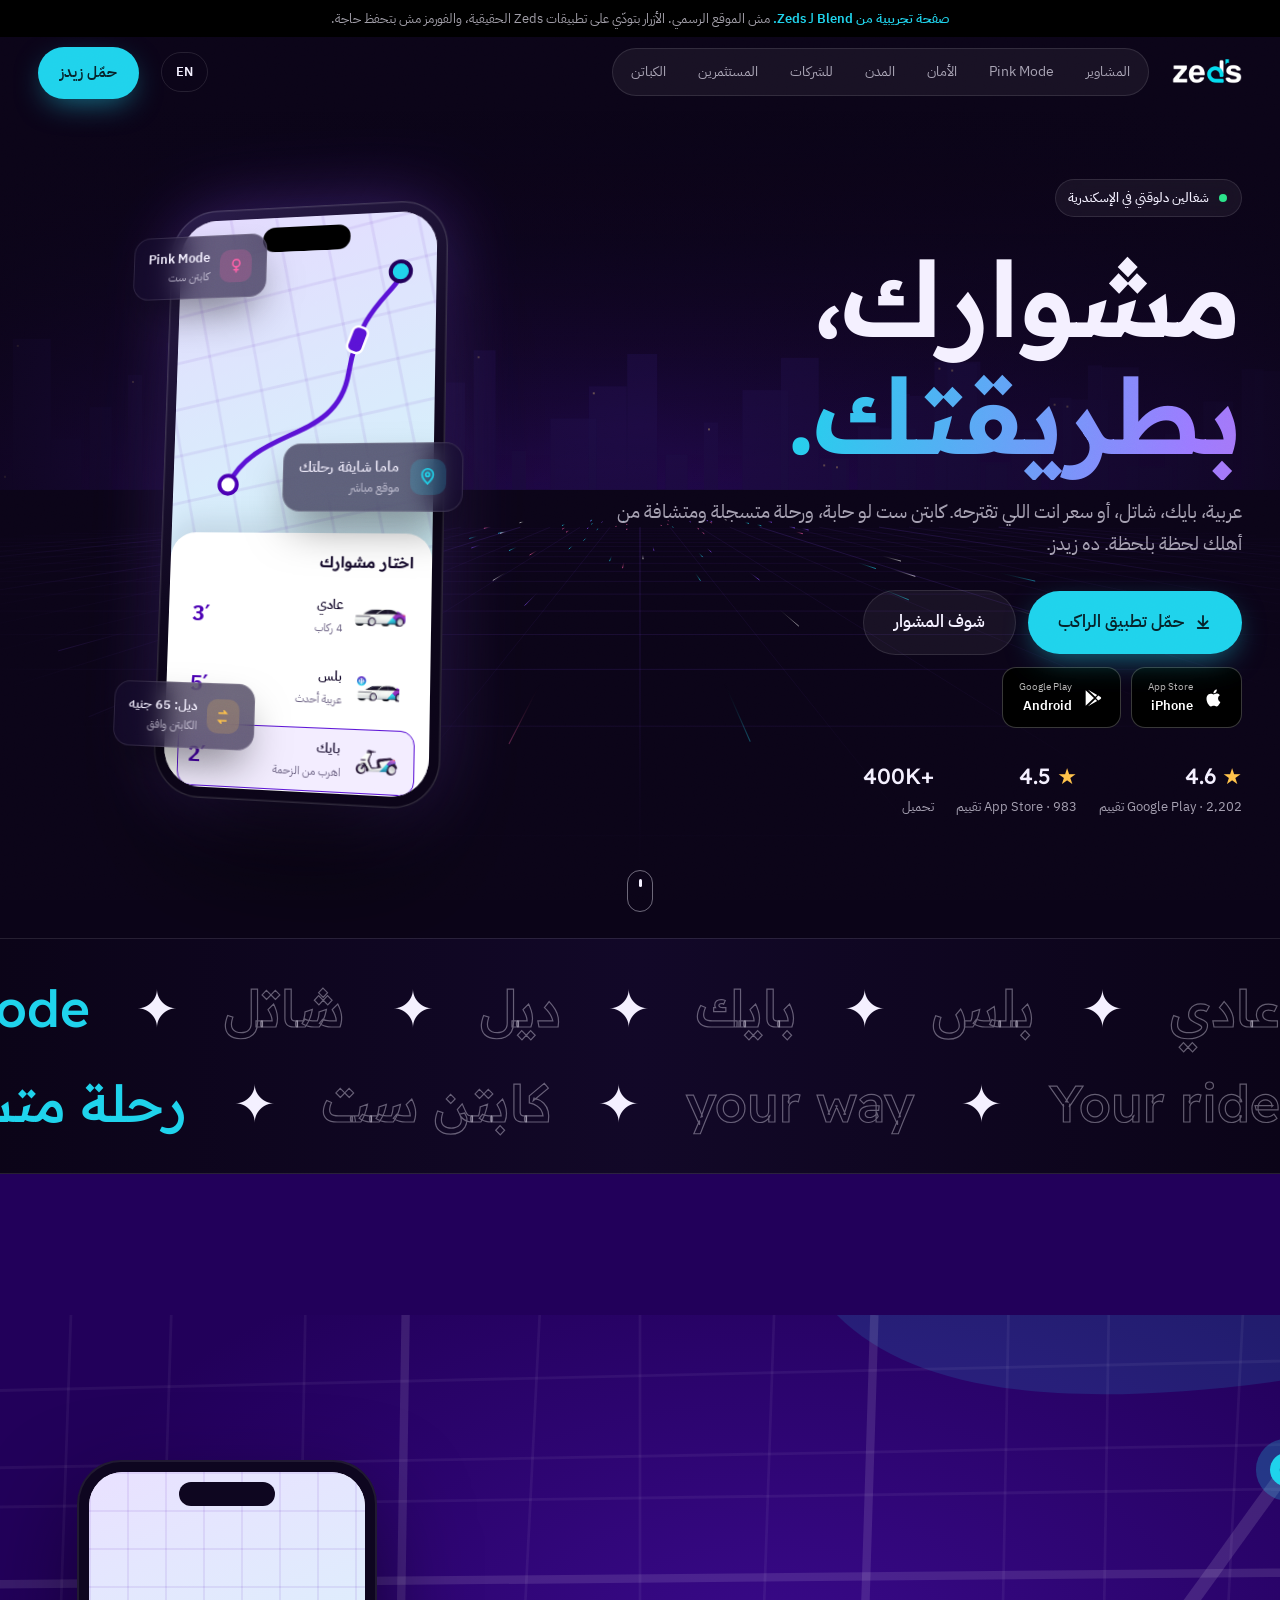
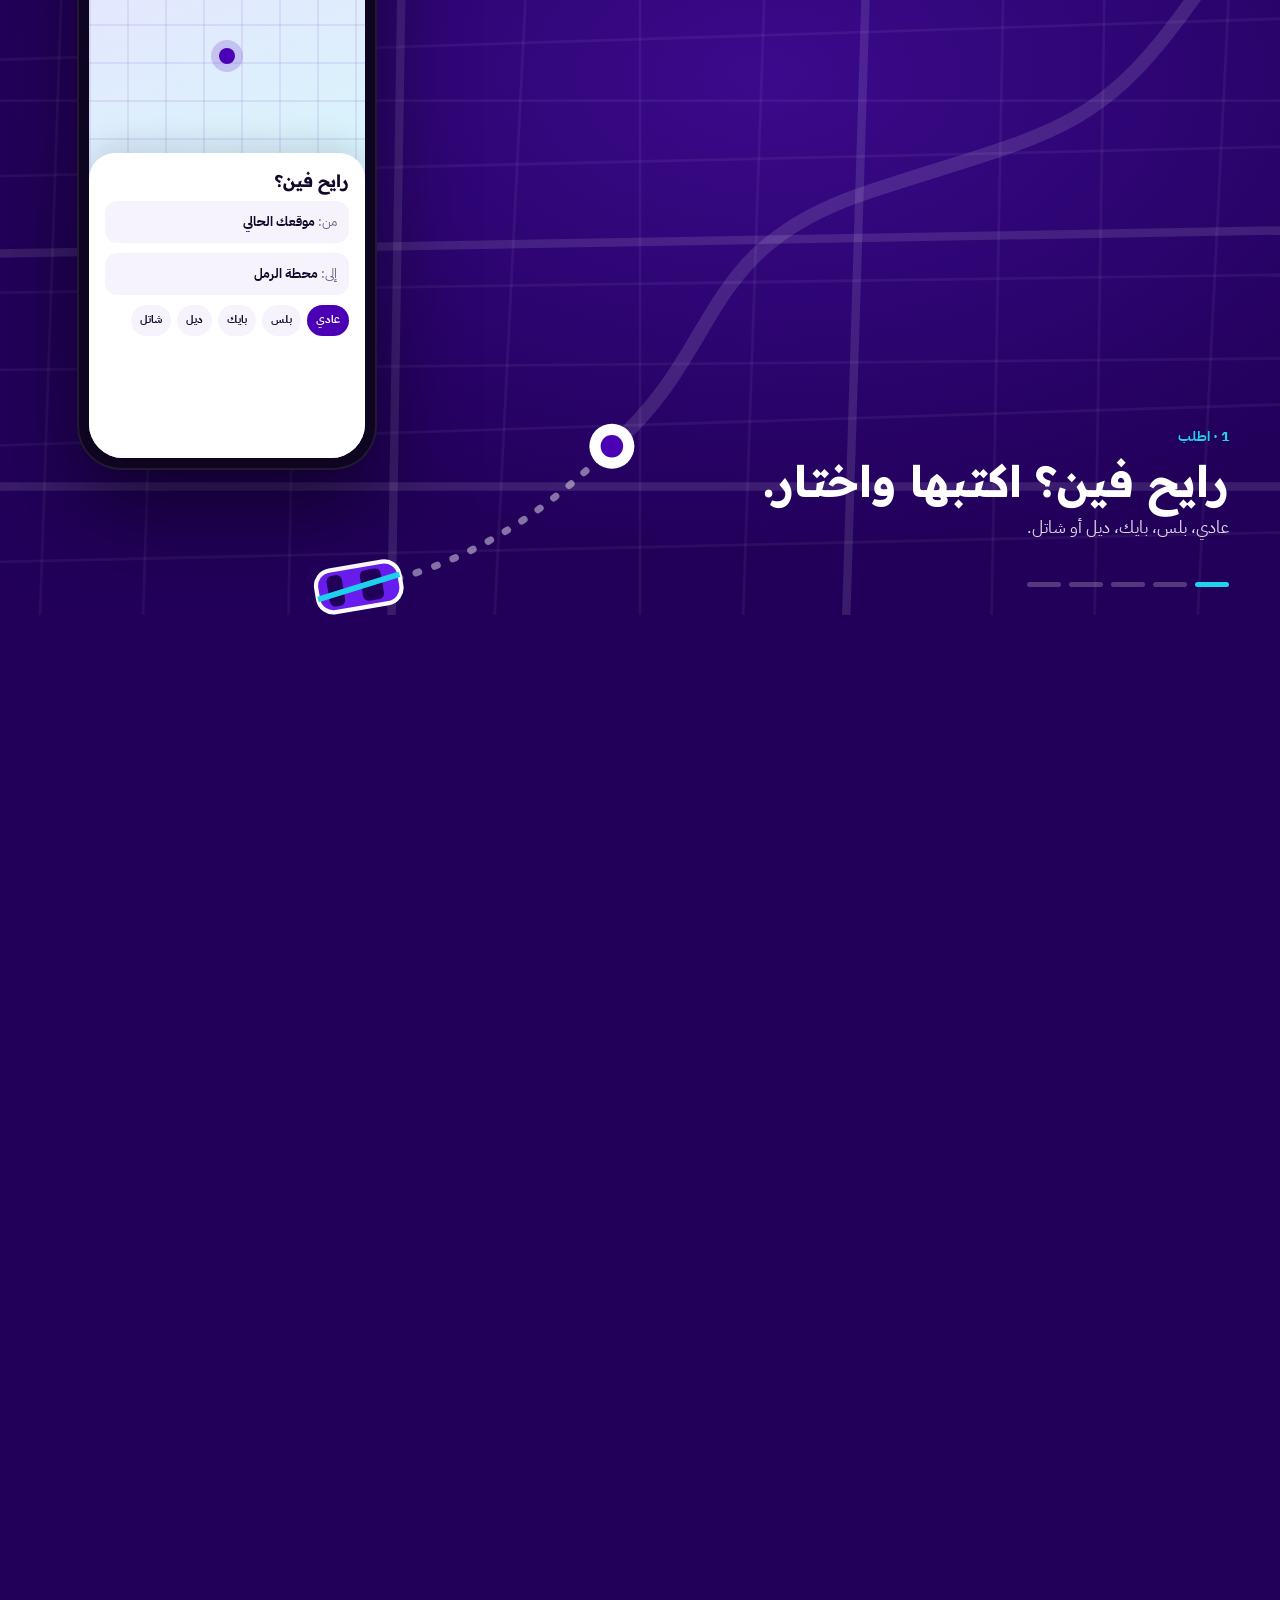
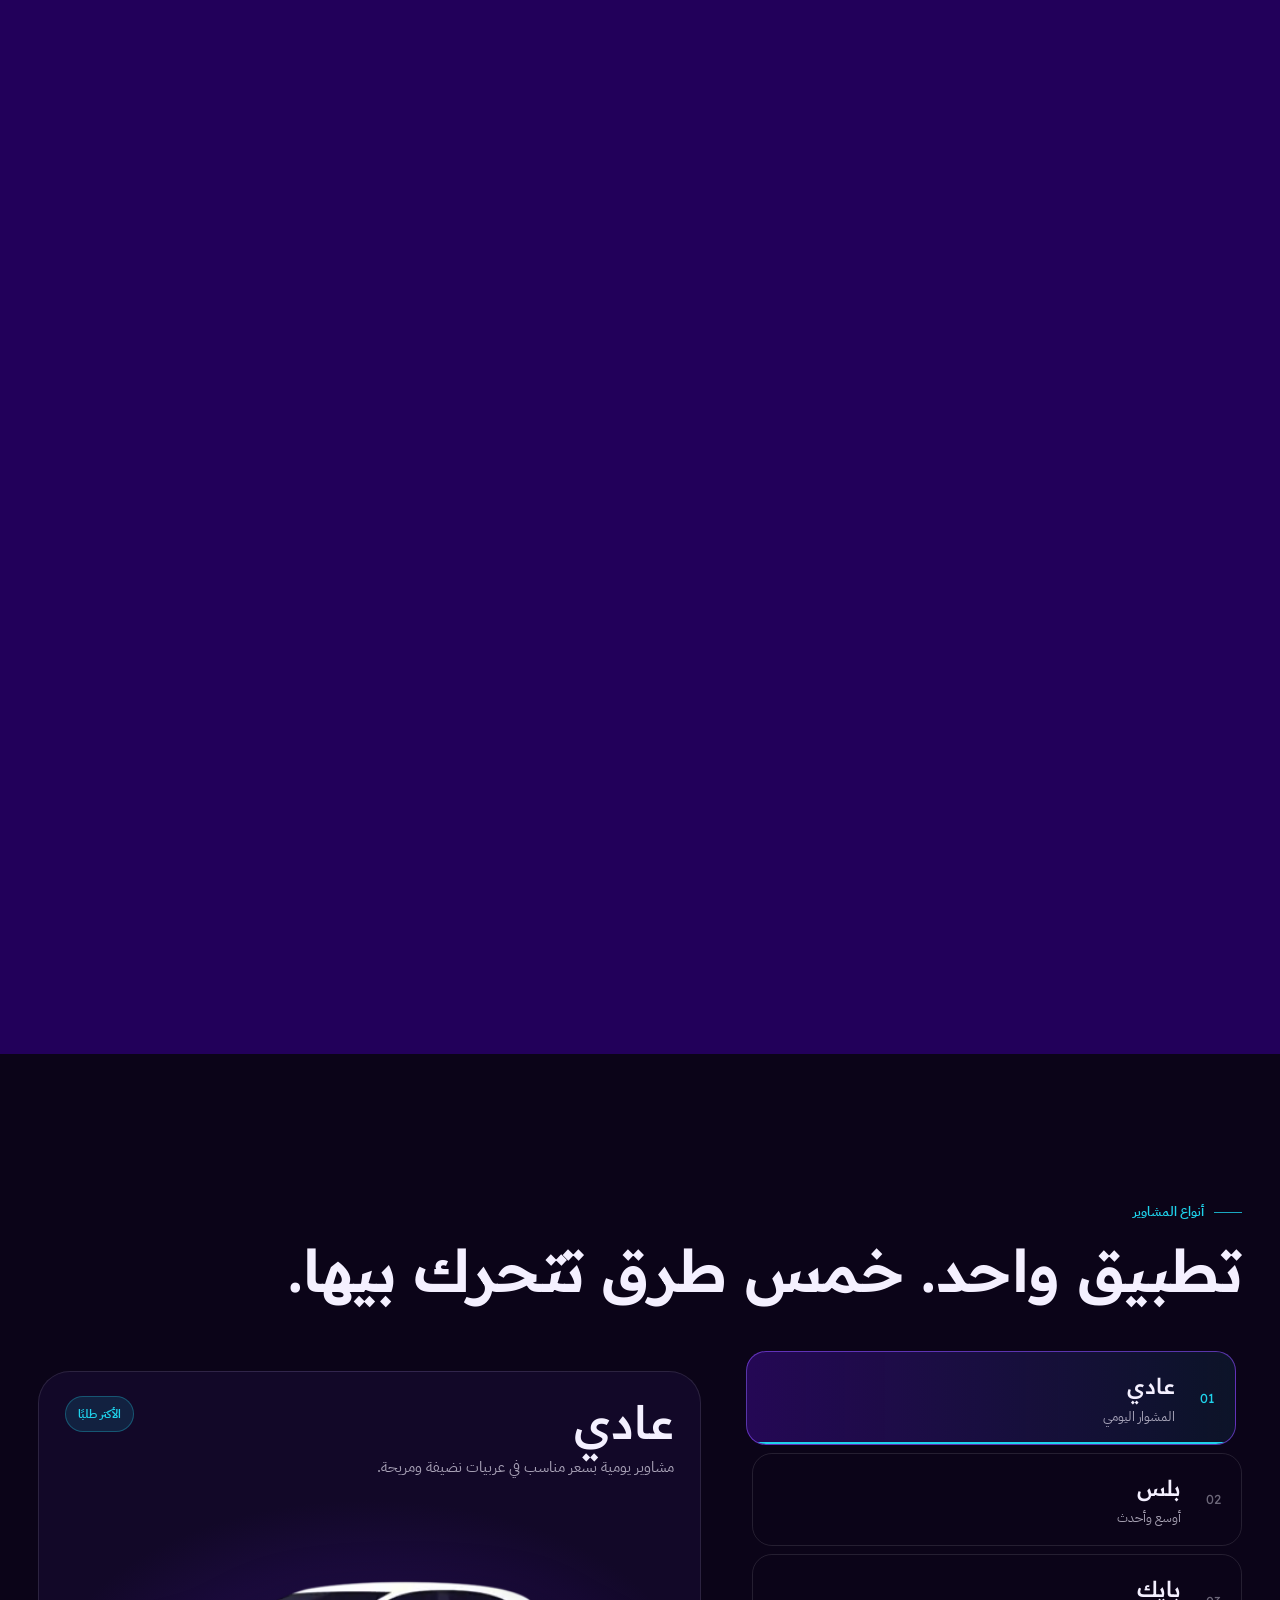
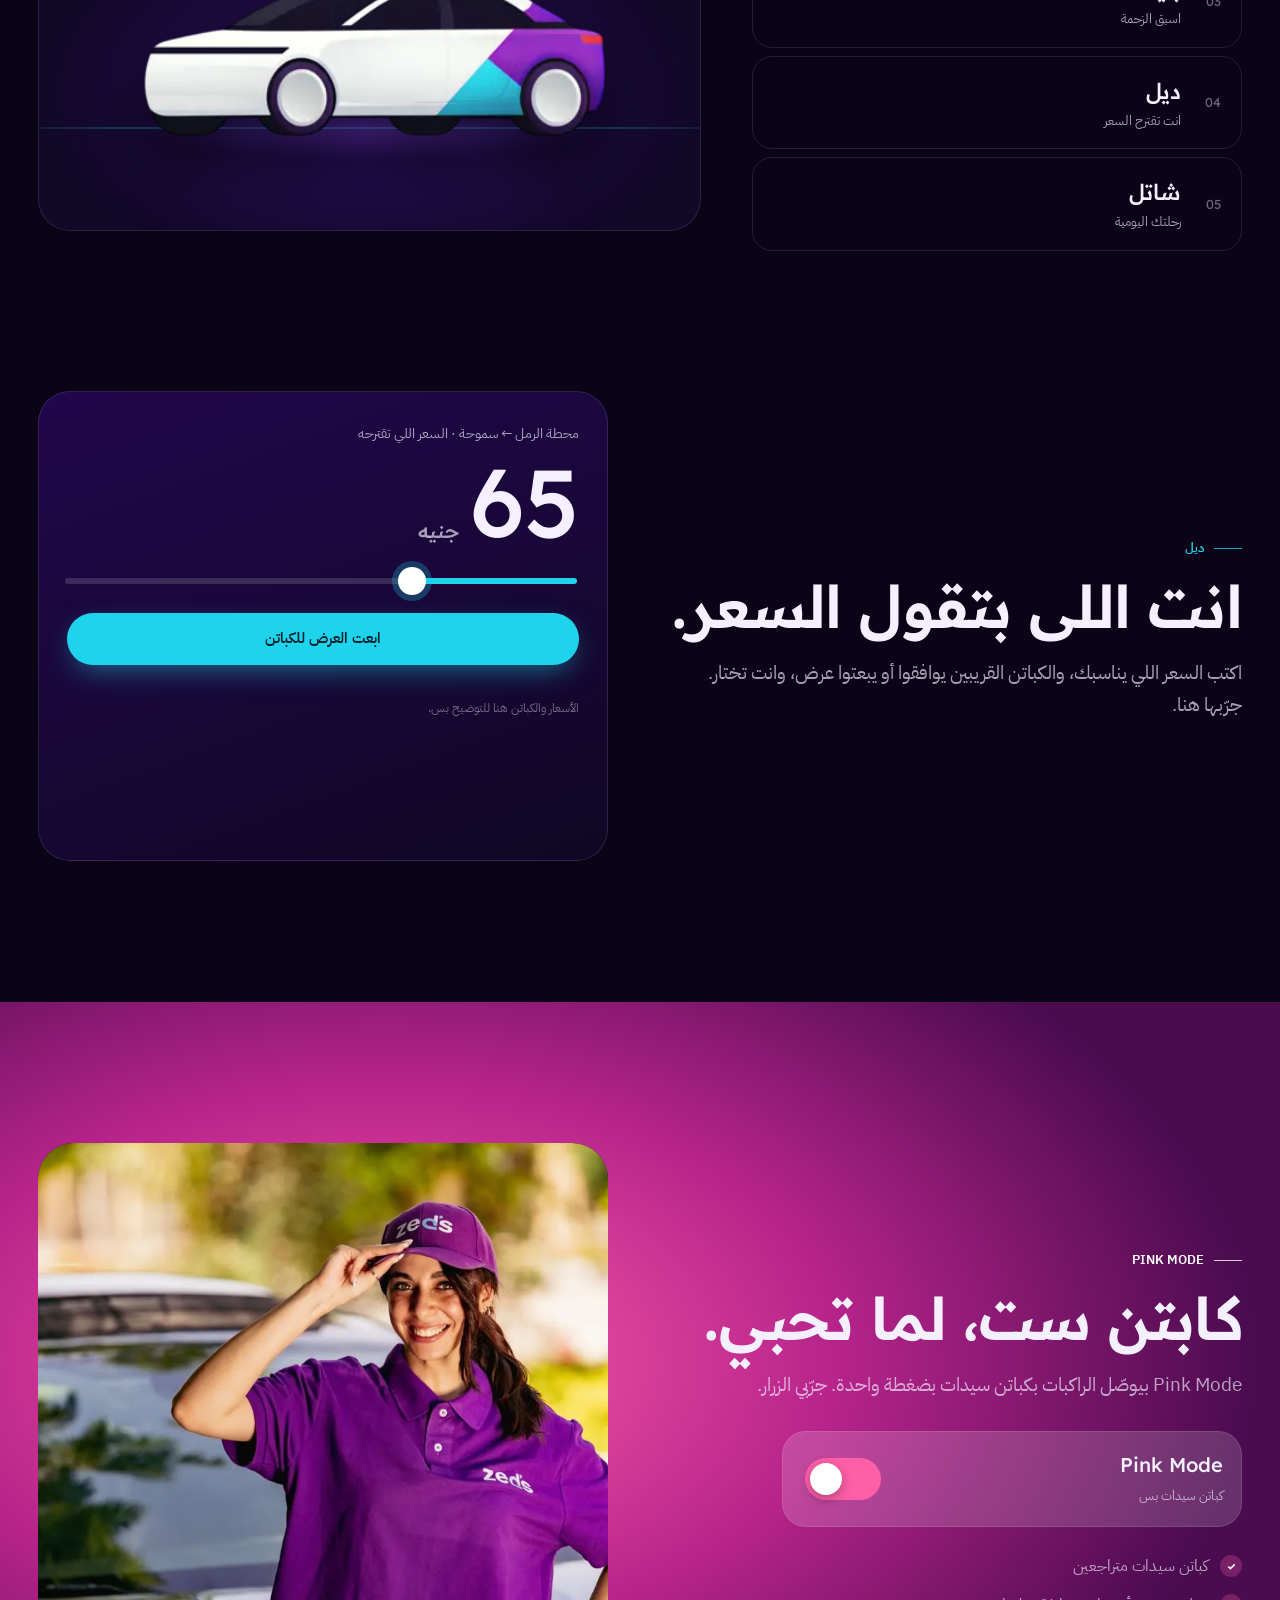
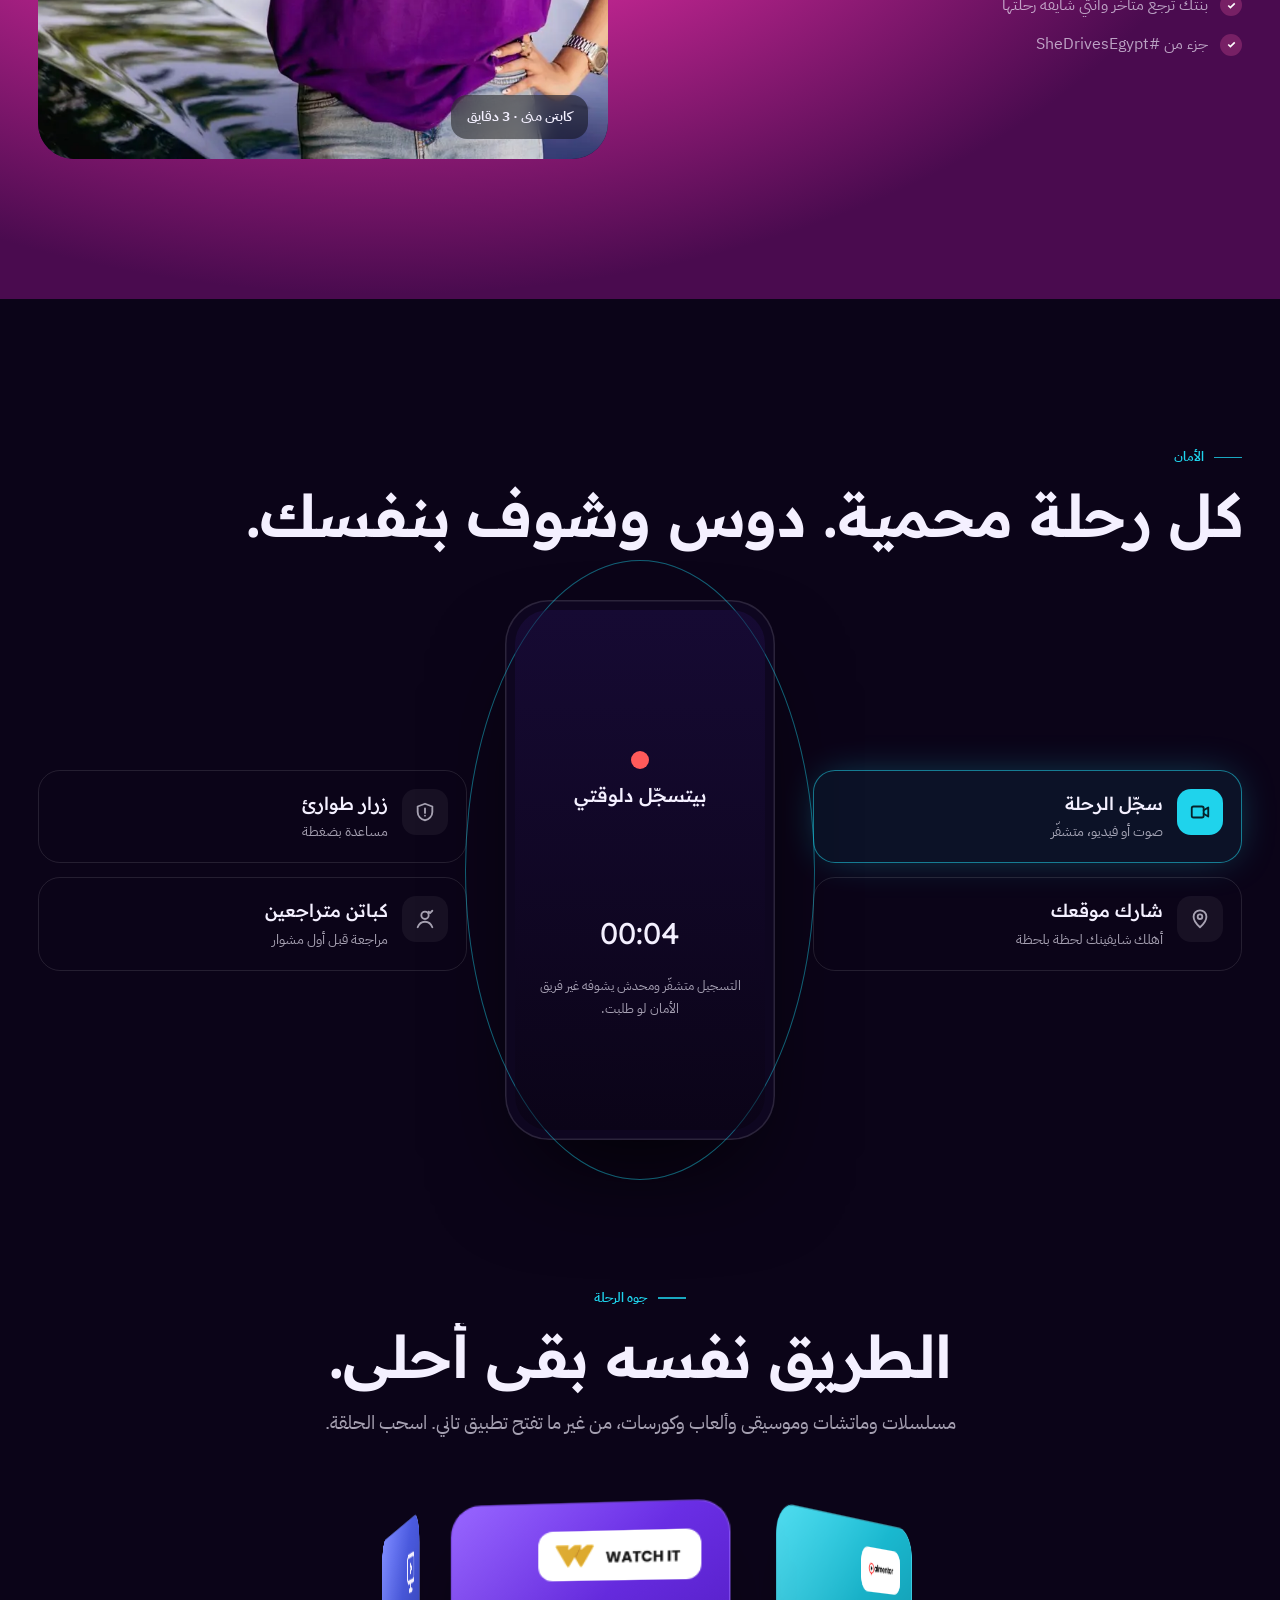
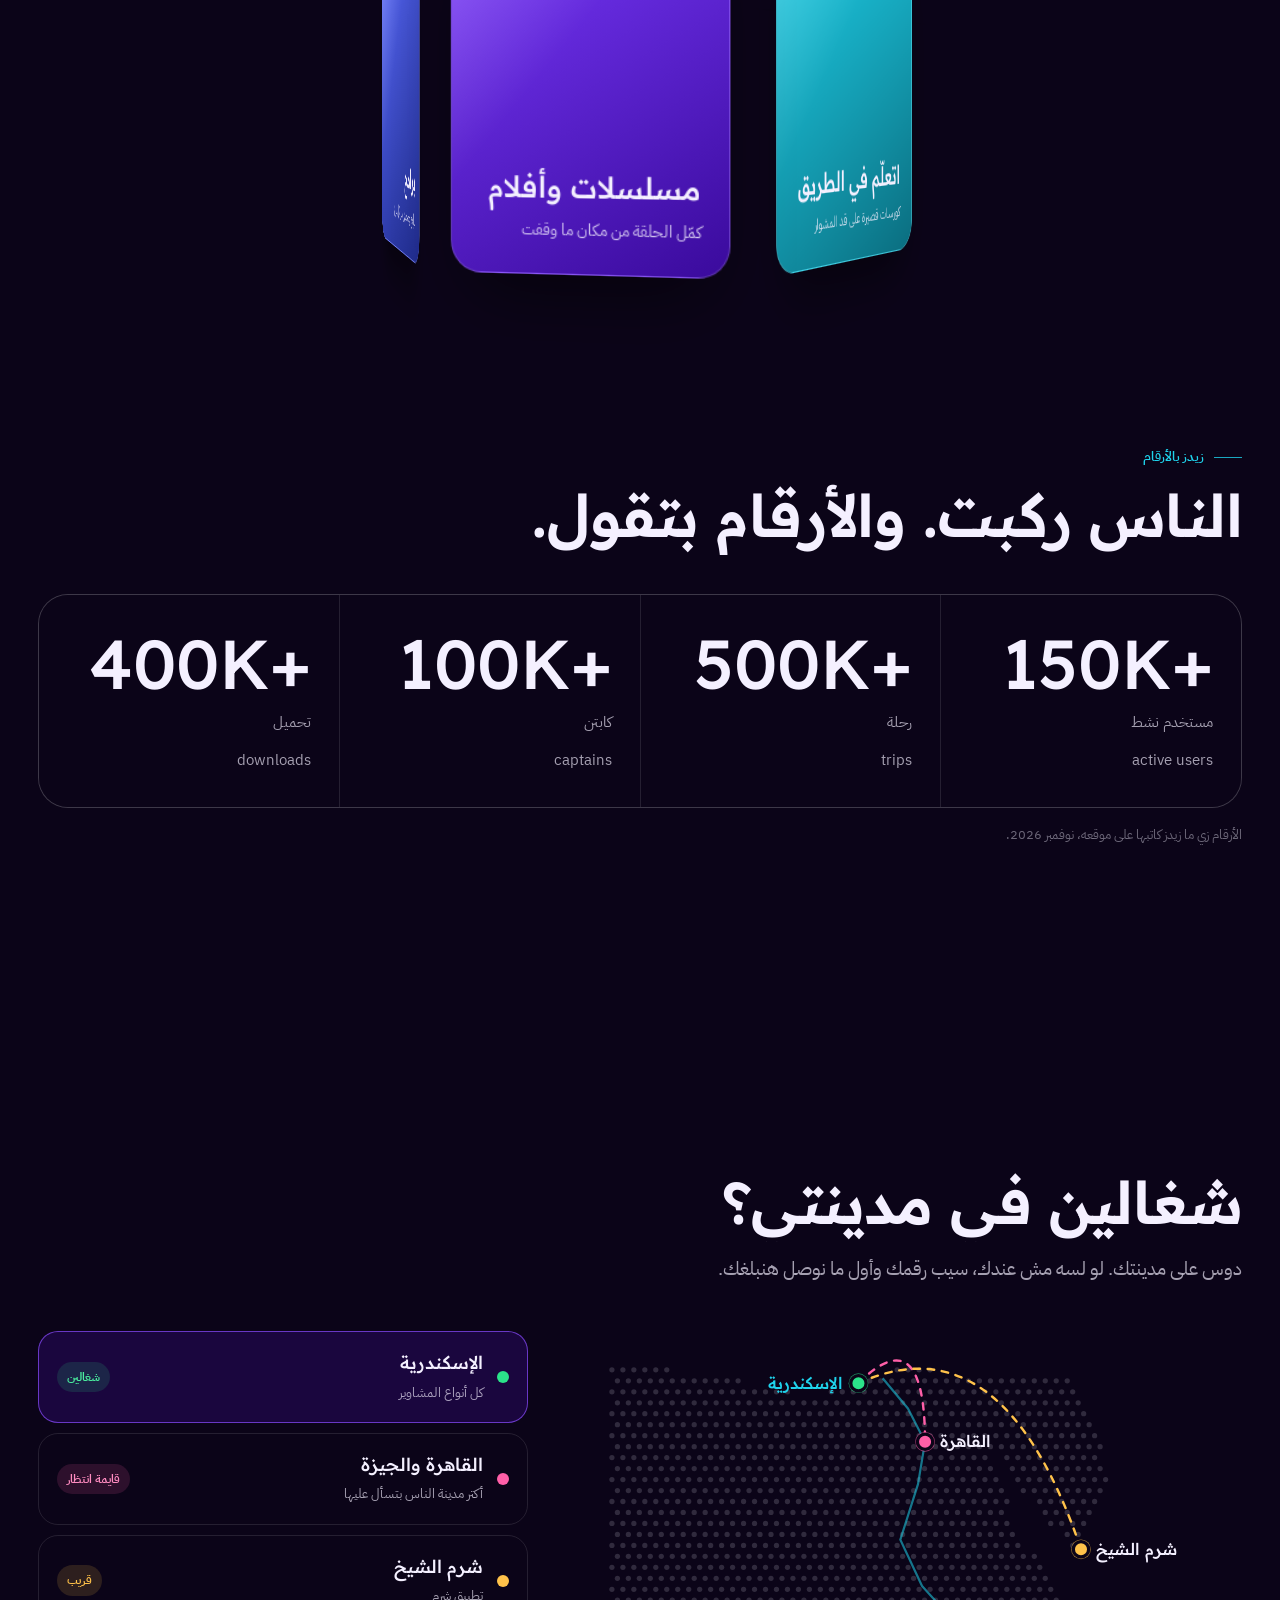
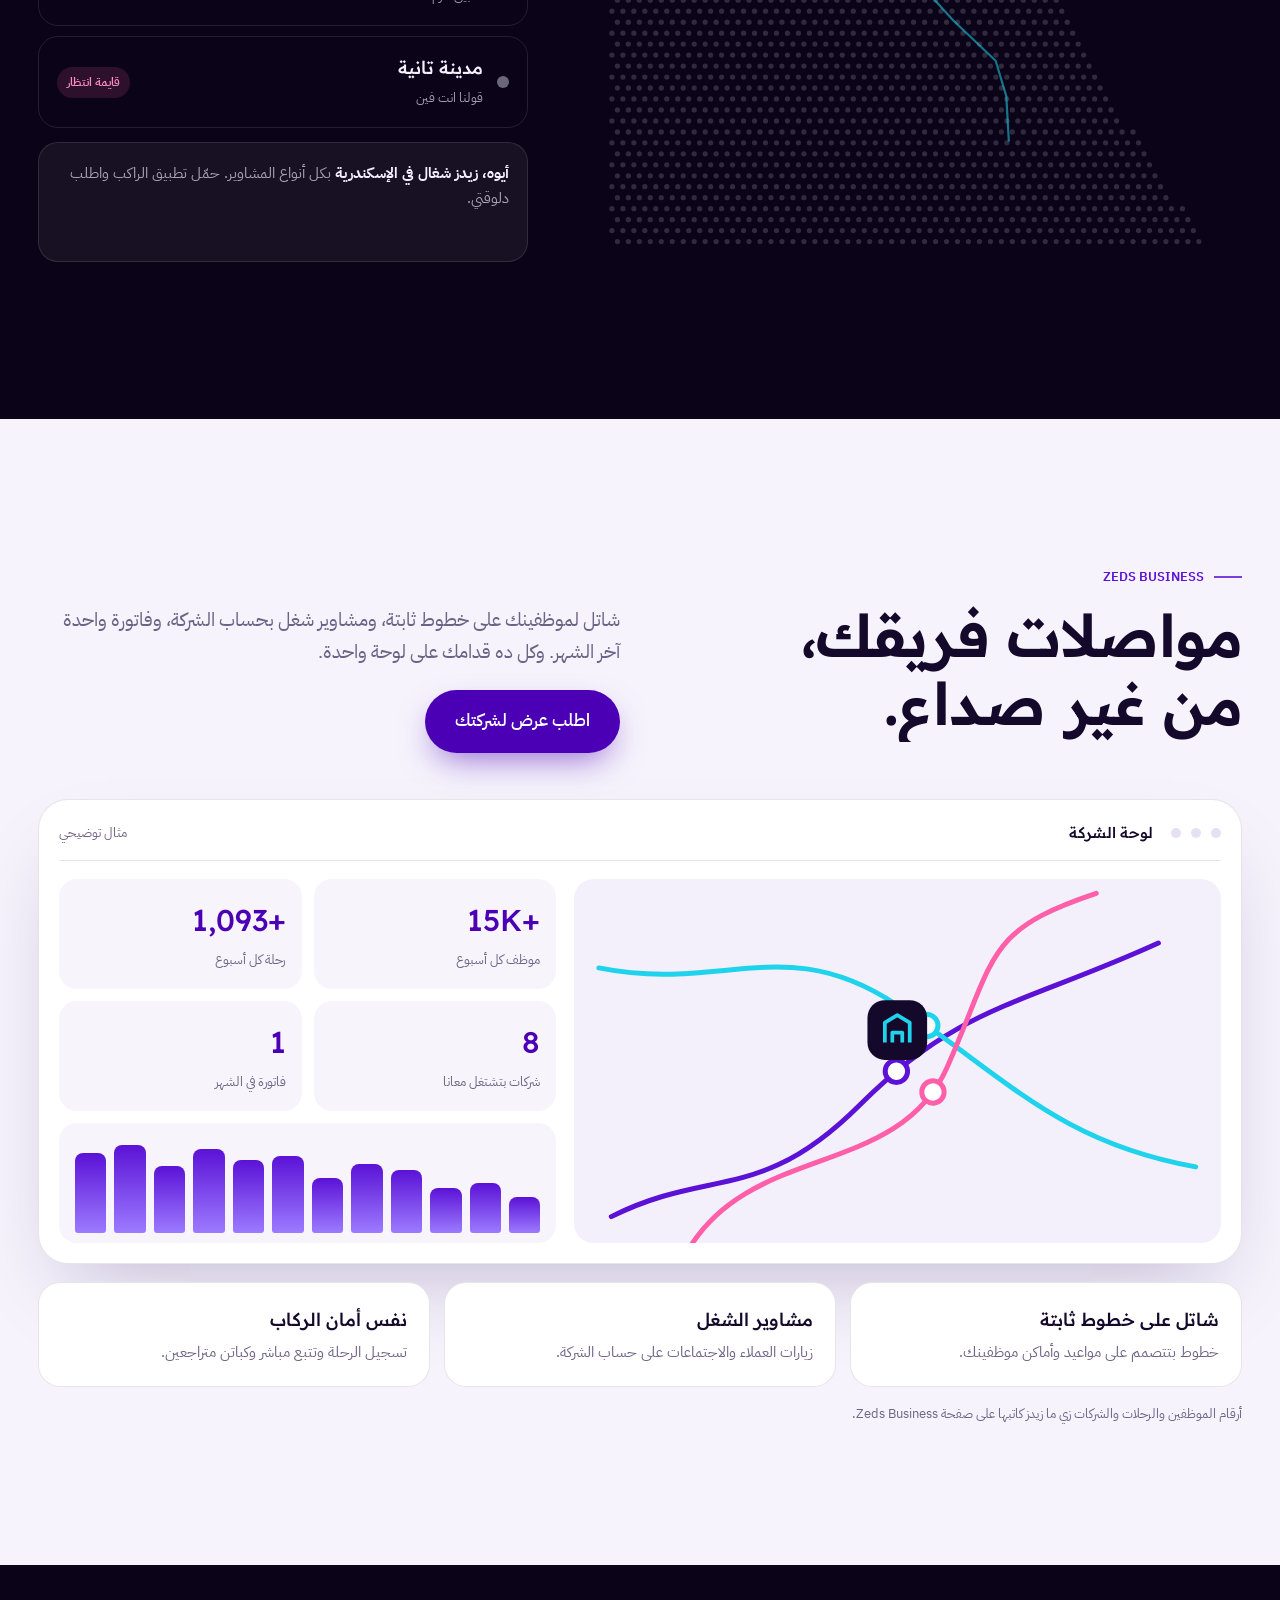
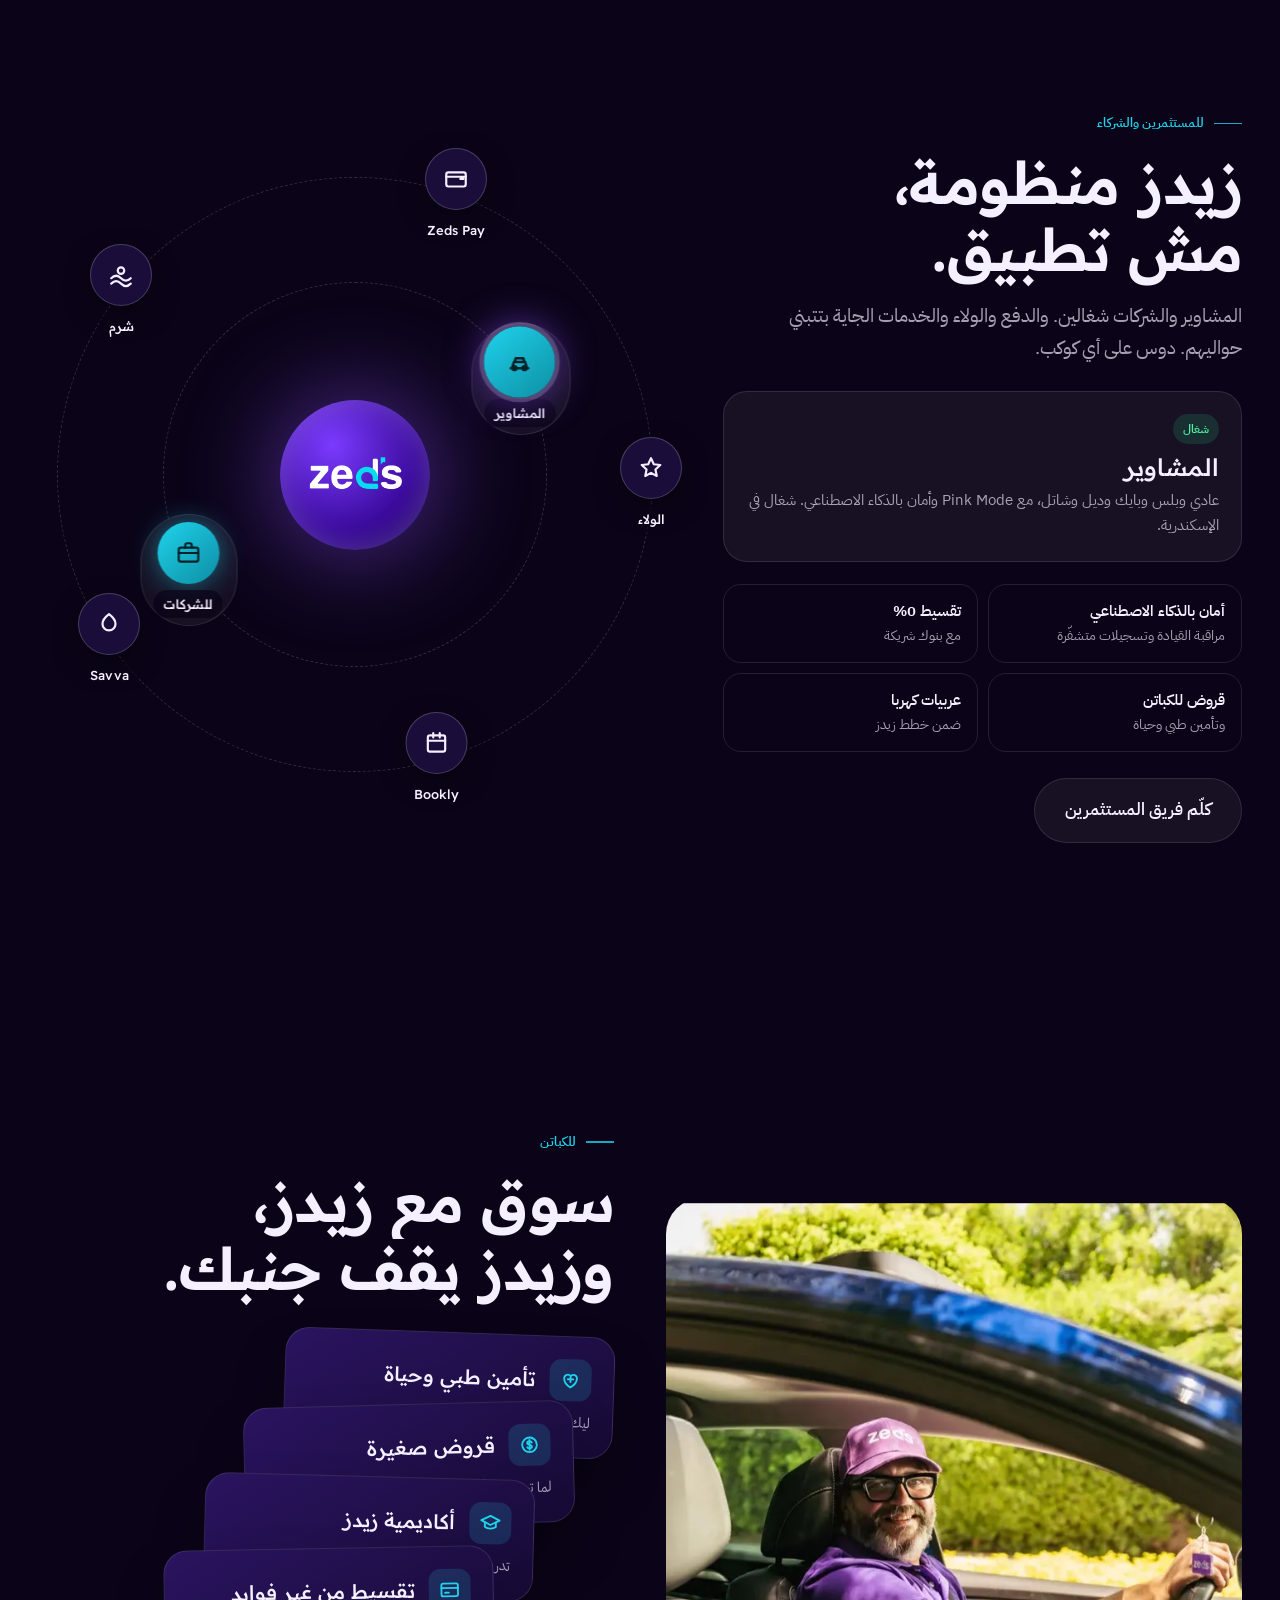
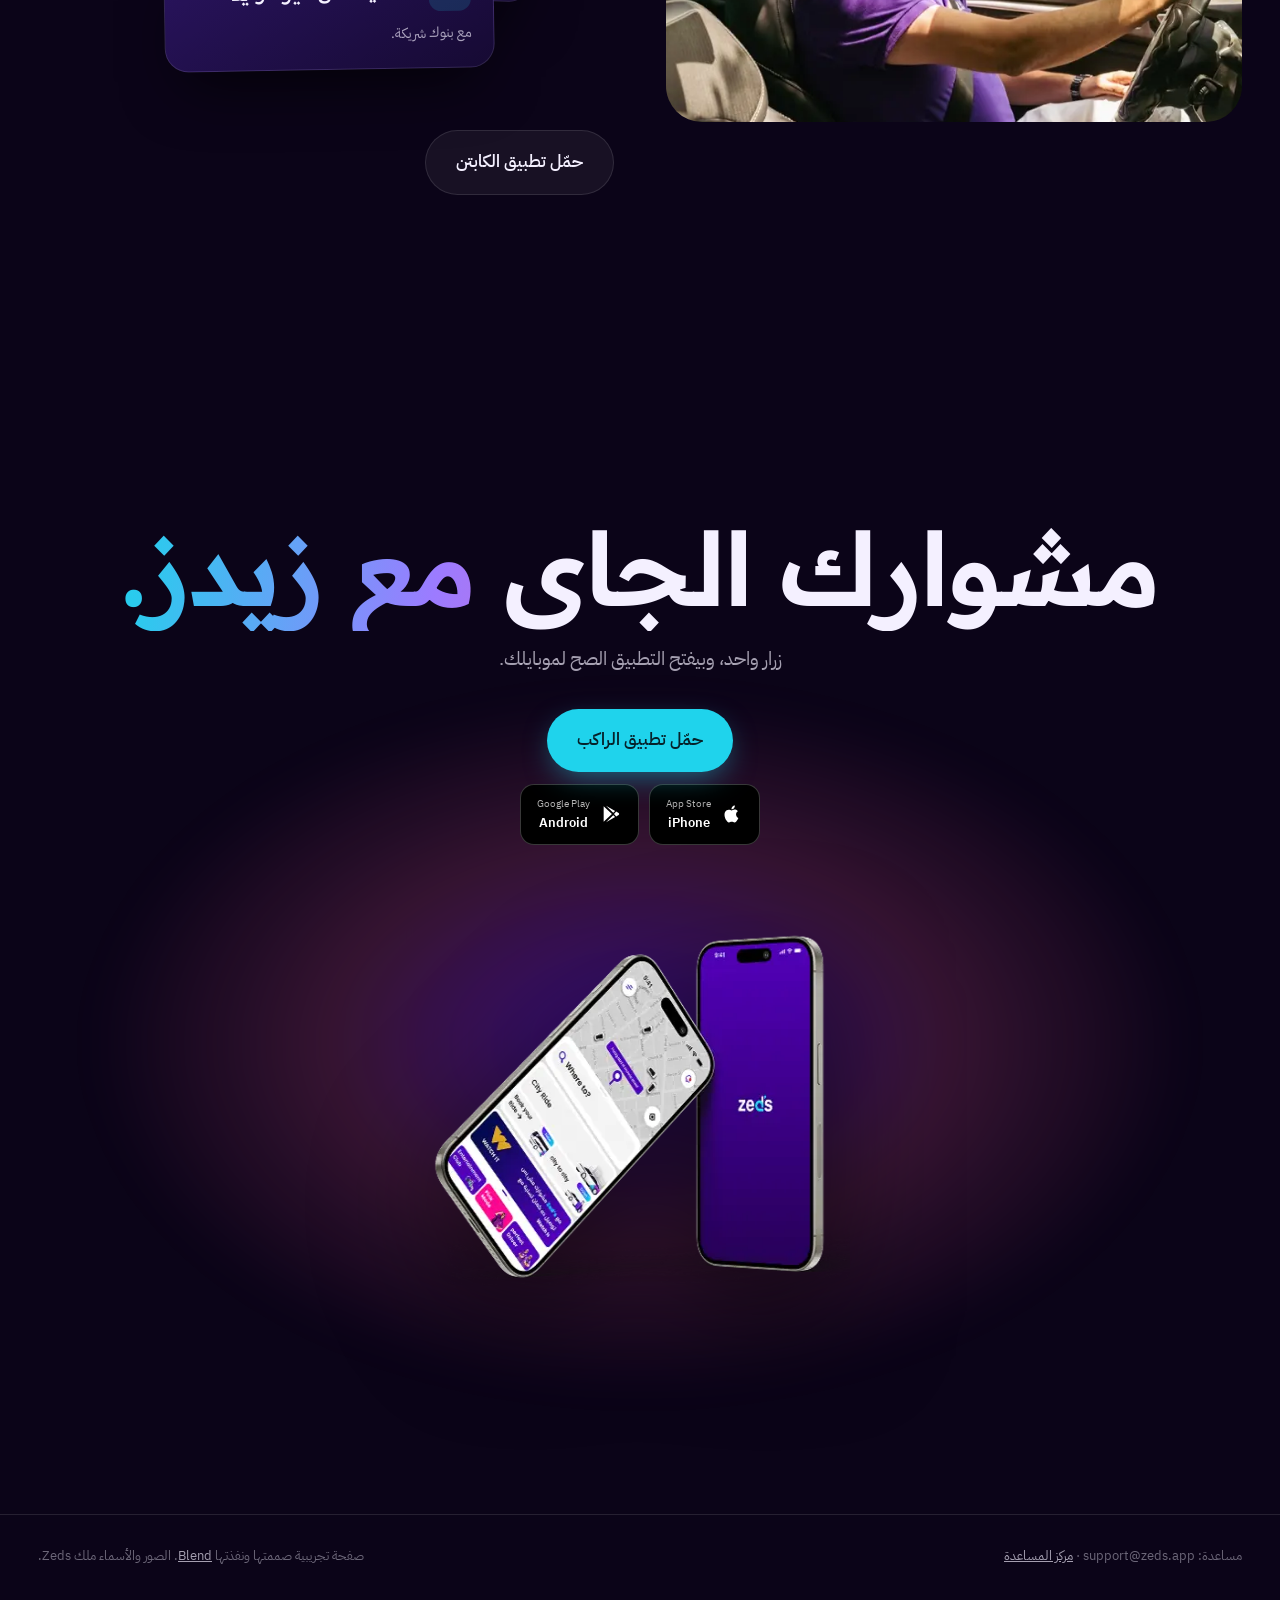
<file: demo/zeds/index.html>
<!doctype html>
<html lang="ar" dir="rtl">
<head>
<meta charset="utf-8">
<meta name="viewport" content="width=device-width,initial-scale=1,viewport-fit=cover">
<meta name="robots" content="noindex,nofollow">
<title>Zeds · concept by Blend</title>
<meta name="description" content="A concept page Blend made for Zeds. Not the official Zeds site.">
<meta name="theme-color" content="#0B0418">
<link rel="icon" href="/img/favicon.svg" type="image/svg+xml">
<link rel="preconnect" href="https://fonts.googleapis.com">
<link rel="preconnect" href="https://fonts.gstatic.com" crossorigin>
<link rel="stylesheet" href="https://fonts.googleapis.com/css2?family=Readex+Pro:wght@200..700&family=IBM+Plex+Sans+Arabic:wght@300;400;500;600;700&display=swap">
<style>
/* Zeds, as Blend would launch it. One page for every audience Zeds is
   chasing: riders (Gen Z, parents, commuters), companies, captains and
   investors. Dark and quiet like a premium product, with motion that
   explains the product instead of decorating it. Arabic first, English
   that really switches, and nothing moves for people who ask for less. */
:root{
  --bg:#0B0418;--bg2:#120828;--bg3:#1A0D3A;--violet:#4B00B5;--violet2:#5B12D6;--vhi:#8A4DFF;--deep:#22005A;
  --cyan:#1FD3EC;--pink:#FF5FA8;--amber:#FFC24A;--ink:#14092B;--paper:#F6F3FC;--card:#FFFFFF;--mute:#6D6385;
  --tx:#F4F0FF;--tx2:rgba(244,240,255,.66);--tx3:rgba(244,240,255,.42);--glass:rgba(255,255,255,.055);--gline:rgba(255,255,255,.11);
  --line:rgba(20,9,43,.1);--r:24px;--ease:cubic-bezier(.2,.75,.15,1);
  --disp:'Readex Pro','IBM Plex Sans Arabic',system-ui,sans-serif;--text:'IBM Plex Sans Arabic','Readex Pro',system-ui,-apple-system,'Segoe UI',Tahoma,sans-serif;
  color-scheme:dark}
*{box-sizing:border-box}
html{-webkit-text-size-adjust:100%}
body{margin:0;background:var(--bg);color:var(--tx);font-family:var(--text);font-size:16px;line-height:1.7;-webkit-font-smoothing:antialiased;overflow-x:clip}
img{display:block;max-width:100%}
a{color:inherit}
button{font:inherit;color:inherit;cursor:pointer}
:focus-visible{outline:3px solid var(--cyan);outline-offset:3px;border-radius:8px}
.wrap{max-width:1240px;margin:0 auto;padding-inline:max(18px,env(safe-area-inset-left,0px))}
h1,h2,h3,h4{font-family:var(--disp);line-height:1.15;margin:0;text-wrap:balance;font-weight:600}
p{margin:0}
[lang-en]{display:none}
html[lang="en"] [lang-ar]{display:none}
html[lang="en"] [lang-en]{display:revert}
.grad{background:linear-gradient(100deg,var(--cyan),#9C7BFF 45%,var(--pink));-webkit-background-clip:text;background-clip:text;color:transparent;background-size:200% 100%;animation:shine 6s linear infinite}
@keyframes shine{to{background-position:-200% 0}}
.kick{display:inline-flex;align-items:center;gap:10px;font-size:13px;font-weight:600;letter-spacing:.02em;color:var(--cyan);text-transform:uppercase}
html[lang="ar"] .kick{letter-spacing:0}
.kick::before{content:"";width:28px;height:1.5px;background:currentColor;opacity:.8}
.h2{font-size:clamp(32px,4.6vw,64px);font-weight:600;margin:14px 0 16px;letter-spacing:-.01em}
.lead{font-size:clamp(16px,1.5vw,19px);color:var(--tx2);max-width:36em}
section{position:relative;padding-block:clamp(84px,11vw,150px);overflow-x:clip}

/* grain, progress, cursor */
.grain{position:fixed;inset:0;pointer-events:none;z-index:90;opacity:.05;mix-blend-mode:overlay;background-image:url("data:image/svg+xml,%3Csvg xmlns='http://www.w3.org/2000/svg' width='160' height='160'%3E%3Cfilter id='n'%3E%3CfeTurbulence type='fractalNoise' baseFrequency='.9' numOctaves='2' stitchTiles='stitch'/%3E%3C/filter%3E%3Crect width='100%25' height='100%25' filter='url(%23n)'/%3E%3C/svg%3E")}
.prog{position:fixed;top:0;inset-inline:0;height:3px;z-index:60;transform-origin:var(--po,100%) 50%;transform:scaleX(0);background:linear-gradient(90deg,var(--cyan),var(--vhi),var(--pink))}
html[dir="ltr"] .prog{--po:0%}
.cursor{position:fixed;top:0;left:0;width:340px;height:340px;margin:-170px 0 0 -170px;border-radius:50%;pointer-events:none;z-index:1;background:radial-gradient(circle,rgba(138,77,255,.16),transparent 62%);transition:opacity .4s;opacity:0}
.has-cursor .cursor{opacity:1}

/* honesty strip + nav */
.concept{position:relative;z-index:61;background:#000;color:var(--tx2);font-size:12.5px;text-align:center;padding:8px 16px}
.concept b{color:var(--cyan);font-weight:600}
.nav{position:sticky;top:0;z-index:50;transition:background .4s,backdrop-filter .4s,border-color .4s;border-bottom:1px solid transparent}
.nav.solid{background:rgba(11,4,24,.72);backdrop-filter:blur(18px) saturate(1.4);-webkit-backdrop-filter:blur(18px) saturate(1.4);border-color:var(--gline)}
.nav .wrap{display:flex;align-items:center;gap:22px;height:70px}
.nav .logo img{height:26px;width:auto}
.nav ul{display:flex;gap:4px;list-style:none;margin:0;padding:4px;font-size:14px;background:var(--glass);border:1px solid var(--gline);border-radius:999px}
.nav ul a{display:block;text-decoration:none;color:var(--tx2);padding:7px 14px;border-radius:999px;transition:color .2s,background .2s}
.nav ul a:hover,.nav ul a.on{color:var(--tx);background:rgba(255,255,255,.08)}
.nav .sp{flex:1}
.lang{background:none;border:1px solid var(--gline);border-radius:999px;padding:8px 14px;font-size:13px;font-weight:600;transition:border-color .2s}
.lang:hover{border-color:var(--cyan)}
.btn{position:relative;display:inline-flex;align-items:center;justify-content:center;gap:10px;border:0;border-radius:999px;padding:13px 22px;font-weight:600;font-size:15px;text-decoration:none;white-space:nowrap;transition:transform .25s var(--ease),box-shadow .3s,background .3s;will-change:transform}
.btn svg{width:18px;height:18px;flex:none}
.btn.pri{background:var(--cyan);color:#06222A;box-shadow:0 0 0 0 rgba(31,211,236,.5),0 10px 30px -8px rgba(31,211,236,.55)}
.btn.pri:hover{box-shadow:0 0 0 6px rgba(31,211,236,.14),0 18px 40px -8px rgba(31,211,236,.7)}
.btn.ghost{background:var(--glass);border:1px solid var(--gline);color:var(--tx)}
.btn.ghost:hover{background:rgba(255,255,255,.1)}
.btn.big{padding:17px 30px;font-size:17px}
@media (max-width:1060px){.nav ul{display:none}}
@media (max-width:520px){.nav .btn{padding:10px 15px;font-size:14px}.nav .wrap{gap:12px}}

/* hero */
.hero{position:relative;min-height:calc(100svh - 70px);display:flex;align-items:center;overflow:hidden;padding-block:40px 90px;isolation:isolate}
#city{position:absolute;inset:0;width:100%;height:100%;z-index:-2}
.hero::after{content:"";position:absolute;inset:0;z-index:-1;background:radial-gradient(60% 55% at 50% 38%,transparent,rgba(11,4,24,.55) 70%,var(--bg) 100%),linear-gradient(180deg,transparent 70%,var(--bg))}
.hero .wrap{display:grid;grid-template-columns:1.1fr .9fr;gap:40px;align-items:center;width:100%}
.live{display:inline-flex;align-items:center;gap:10px;font-size:13px;font-weight:500;color:var(--tx);padding:7px 14px 7px 12px;border-radius:999px;background:var(--glass);border:1px solid var(--gline);backdrop-filter:blur(10px)}
.live i{width:8px;height:8px;border-radius:50%;background:#2BE38A;box-shadow:0 0 0 0 rgba(43,227,138,.6);animation:ping 2s infinite}
@keyframes ping{70%{box-shadow:0 0 0 10px rgba(43,227,138,0)}100%{box-shadow:0 0 0 0 rgba(43,227,138,0)}}
.hero h1{font-size:clamp(46px,8.2vw,118px);font-weight:600;letter-spacing:-.02em;line-height:1.02;margin:22px 0 22px}
html[lang="ar"] .hero h1{line-height:1.12;letter-spacing:0}
.hero .lead{margin-bottom:30px}
.ctas{display:flex;flex-wrap:wrap;gap:12px;align-items:center}
.stores{display:none;gap:10px;flex-wrap:wrap;width:100%}
.stores a{display:inline-flex;align-items:center;gap:10px;background:#000;color:#fff;border-radius:14px;padding:10px 16px;text-decoration:none;font-size:13px;font-weight:600;border:1px solid rgba(255,255,255,.22);transition:border-color .2s,transform .2s}
.stores a:hover{border-color:var(--cyan);transform:translateY(-2px)}
.stores a small{display:block;font-size:10px;font-weight:400;opacity:.7}
.stores svg{width:22px;height:22px}
.show-stores .stores{display:flex}
.proof{display:flex;flex-wrap:wrap;gap:22px;margin-top:30px;color:var(--tx2);font-size:13px}
.proof b{display:block;font-family:var(--disp);font-size:22px;font-weight:500;color:var(--tx)}
.proof b em{font-style:normal;color:var(--amber)}
/* split words */
.sw-w{display:inline-block;overflow:hidden;vertical-align:bottom;padding-bottom:.08em;margin-bottom:-.08em}
.sw-w>span{display:inline-block;transform:translateY(105%) rotate(4deg);filter:blur(8px);opacity:0;transition:transform 1.1s var(--ease),filter 1s var(--ease),opacity .8s;transition-delay:calc(var(--d,0) * 75ms + 120ms)}
.in .sw-w>span,.sw-w.in>span{transform:none;filter:none;opacity:1}
/* the 3D phone */
.stage3d{position:relative;height:640px;perspective:1400px;display:flex;align-items:center;justify-content:center}
.ph3{position:relative;width:290px;height:600px;transform-style:preserve-3d;transform:rotateY(var(--ry,-14deg)) rotateX(var(--rx,6deg));transition:transform .5s var(--ease)}
.ph3 .body{position:absolute;inset:0;border-radius:48px;background:linear-gradient(145deg,#2A1C4A,#0B0418 60%);padding:11px;box-shadow:0 60px 120px -20px rgba(0,0,0,.8),0 0 0 1.5px rgba(255,255,255,.14) inset,0 0 80px -10px rgba(138,77,255,.45)}
.ph3 .scr{position:relative;width:100%;height:100%;border-radius:38px;overflow:hidden;background:#F2EEFB;color:var(--ink)}
.ph3 .isl{position:absolute;top:10px;left:50%;width:92px;height:26px;margin-left:-46px;border-radius:20px;background:#000;z-index:5}
.ph3 .map{position:absolute;inset:0 0 40% 0;background:linear-gradient(160deg,#E5DBFF,#D3F5FA)}
.ph3 .map::before{content:"";position:absolute;inset:0;background-image:linear-gradient(rgba(75,0,181,.07) 2px,transparent 2px),linear-gradient(90deg,rgba(75,0,181,.07) 2px,transparent 2px);background-size:34px 34px;transform:rotate(-12deg) scale(1.4)}
.ph3 .map svg{position:absolute;inset:0;width:100%;height:100%}
.ph3 .route{fill:none;stroke:var(--violet2);stroke-width:5;stroke-linecap:round;stroke-dasharray:420;stroke-dashoffset:420;animation:draw 3.2s var(--ease) .8s forwards}
@keyframes draw{to{stroke-dashoffset:0}}
@keyframes drive{0%{offset-distance:0%}70%,100%{offset-distance:100%}}
.ph3 .sheet3{position:absolute;inset:auto 0 0 0;height:44%;background:#fff;border-radius:26px 26px 0 0;padding:16px 14px 14px;box-shadow:0 -10px 30px rgba(20,9,43,.12);display:flex;flex-direction:column;gap:8px}
.ph3 .sheet3 h5{margin:0 4px 2px;font-family:var(--disp);font-size:15px;font-weight:600}
.opt{display:flex;align-items:center;gap:10px;padding:8px 10px;border-radius:14px;border:1.5px solid transparent;transition:border-color .35s,background .35s;font-size:12.5px}
.opt img{width:52px;height:24px;object-fit:contain}
.opt b{font-weight:600;display:block;font-size:13px}
.opt small{color:var(--mute);font-size:11px}
.opt .eta{margin-inline-start:auto;font-weight:700;color:var(--violet)}
.opt.on{border-color:var(--violet2);background:#F3EDFF}
.chip3{position:absolute;display:flex;align-items:center;gap:10px;padding:10px 14px;border-radius:16px;background:rgba(20,10,44,.62);border:1px solid var(--gline);backdrop-filter:blur(14px);-webkit-backdrop-filter:blur(14px);font-size:12.5px;font-weight:600;white-space:nowrap;box-shadow:0 20px 40px -10px rgba(0,0,0,.5);animation:float 7s ease-in-out infinite}
.chip3 small{display:block;font-weight:400;color:var(--tx2);font-size:11px}
.chip3 i{width:32px;height:32px;border-radius:10px;display:grid;place-items:center;font-style:normal;flex:none}
.chip3 svg{width:17px;height:17px}
.c1{top:9%;inset-inline-end:-2%;transform:translateZ(90px)}.c1 i{background:rgba(255,95,168,.2);color:var(--pink)}
.c2{top:44%;inset-inline-start:-12%;transform:translateZ(130px);animation-delay:-2.3s}.c2 i{background:rgba(31,211,236,.18);color:var(--cyan)}
.c3{bottom:9%;inset-inline-end:-6%;transform:translateZ(70px);animation-delay:-4.6s}.c3 i{background:rgba(255,194,74,.18);color:var(--amber)}
@keyframes float{50%{translate:0 -12px}}
.scrollcue{position:absolute;bottom:26px;left:50%;transform:translateX(-50%);width:26px;height:42px;border-radius:14px;border:1.5px solid var(--tx3)}
.scrollcue::after{content:"";position:absolute;top:8px;left:50%;width:3px;height:8px;margin-left:-1.5px;border-radius:2px;background:var(--tx);animation:cue 1.8s ease-in-out infinite}
@keyframes cue{60%{transform:translateY(12px);opacity:0}}
@media (max-width:960px){.hero .wrap{grid-template-columns:1fr;gap:10px}.stage3d{height:540px;transform:scale(.86);margin-block:-30px}.c2{inset-inline-start:-4%}.scrollcue{display:none}}

/* marquee */
.marq{padding-block:26px;border-block:1px solid var(--gline);overflow:hidden;background:linear-gradient(90deg,var(--bg),var(--bg2),var(--bg))}
.marq .row{display:flex;gap:46px;width:max-content;animation:mq 38s linear infinite;font-family:var(--disp);font-size:clamp(28px,4vw,52px);font-weight:500;white-space:nowrap}
.marq .row.r2{animation-direction:reverse;animation-duration:46s;margin-top:8px}
.marq .row span:nth-child(odd){color:transparent;-webkit-text-stroke:1.2px rgba(244,240,255,.38)}
.marq .row span.hl{color:var(--cyan);-webkit-text-stroke:0}
@keyframes mq{to{transform:translateX(50%)}}
html[dir="ltr"] .marq .row{animation-name:mql}
@keyframes mql{to{transform:translateX(-50%)}}

/* the trip: the scroll is the ride. A map, a route that draws itself, a car
   that drives it, and the app beside it showing each stage. */
#trip{position:relative;height:520vh;background:var(--deep)}
#trip .stage{position:sticky;top:0;height:100vh;height:100svh;overflow:hidden;background:radial-gradient(80% 70% at 60% 40%,#3A0A8C,var(--deep) 75%)}
#trip svg.map{position:absolute;inset:0;width:100%;height:100%;display:none}
#trip svg.map.on{display:block}
html[dir="ltr"] #trip svg.map{transform:scaleX(-1)}
.trip-cap{position:absolute;z-index:3;bottom:72px;inset-inline-start:max(16px,4vw);max-width:520px;color:#fff}
.trip-cap .n{font-size:14px;font-weight:800;color:var(--cyan)}
.trip-cap h2{font-size:clamp(28px,3.4vw,46px);font-weight:900;margin:6px 0 8px}
.trip-cap p{margin:0;opacity:.85;font-size:17px}
.trip-cap>div{position:absolute;inset:0 auto auto 0;width:100%;opacity:0;transform:translateY(12px);transition:opacity .45s ease,transform .5s ease}
html[dir="rtl"] .trip-cap>div{inset:0 0 auto auto}
.trip-cap>div.on{opacity:1;transform:none;position:relative}
.trip-dots{position:absolute;z-index:3;bottom:28px;inset-inline-start:max(16px,4vw);display:flex;gap:8px}
.trip-dots i{width:34px;height:5px;border-radius:9px;background:rgba(255,255,255,.22);transition:background .3s}
.trip-dots i.on{background:var(--cyan)}
.phone{position:absolute;z-index:4;inset-inline-end:max(16px,6vw);top:50%;transform:translateY(-50%);width:300px;height:610px;border-radius:44px;background:#0E0620;padding:12px;box-shadow:0 40px 90px rgba(0,0,0,.5),inset 0 0 0 2px rgba(255,255,255,.08)}
.phone .scr{position:relative;width:100%;height:100%;border-radius:34px;overflow:hidden;background:#F6F3FC;color:var(--ink)}
.phone .notch{position:absolute;top:10px;left:50%;width:96px;height:24px;margin-left:-48px;border-radius:20px;background:#0E0620;z-index:3}
.phone .mapmini{position:absolute;inset:0 0 46% 0;background:linear-gradient(160deg,#E9E1FF,#D7F6FB)}
.phone .mapmini::before{content:"";position:absolute;inset:0;background-image:linear-gradient(rgba(75,0,181,.08) 2px,transparent 2px),linear-gradient(90deg,rgba(75,0,181,.08) 2px,transparent 2px);background-size:38px 38px}
.phone .mapmini b{position:absolute;left:50%;top:58%;width:16px;height:16px;margin:-8px;border-radius:50%;background:var(--violet);box-shadow:0 0 0 8px rgba(75,0,181,.18)}
.sheet{position:absolute;inset:auto 0 0 0;height:52%;background:#fff;border-radius:26px 26px 0 0;box-shadow:0 -10px 30px rgba(20,9,43,.12);padding:18px 16px}
.sheet .s{position:absolute;inset:18px 16px;opacity:0;transform:translateY(10px);transition:opacity .4s ease,transform .45s ease;display:flex;flex-direction:column;gap:10px}
.sheet .s.on{opacity:1;transform:none}
.sheet h4{margin:0;font-size:17px;font-weight:800}
.sheet .fld{background:var(--paper);border-radius:12px;padding:10px 12px;font-size:13px;color:var(--mute)}
.sheet .fld b{color:var(--ink)}
.chips{display:flex;gap:6px;flex-wrap:wrap}
.chips>span{font-size:11px;font-weight:700;padding:6px 9px;border-radius:999px;background:var(--paper)}
.chips>span.sel{background:var(--violet);color:#fff}
.cap-row{display:flex;align-items:center;gap:10px}
.cap-row .av{width:42px;height:42px;border-radius:50%;background:linear-gradient(135deg,#FF8CC1,#7A1BD8);flex:none}
.cap-row small{display:block;color:var(--mute);font-size:11.5px}
.eta{margin-inline-start:auto;font-weight:900;font-size:22px;color:var(--violet)}
.eta small{font-size:11px;font-weight:600}
.pinkb{align-self:flex-start;font-size:11px;font-weight:800;color:#B0186A;background:#FFE3F0;padding:5px 10px;border-radius:999px}
.tools{display:grid;grid-template-columns:repeat(3,1fr);gap:8px}
.tools>span{background:var(--paper);border-radius:12px;padding:10px 6px;text-align:center;font-size:11px;font-weight:700}
.tools>span.sos{background:#FFE1E1;color:#A01010}
.tile{border-radius:14px;padding:12px;background:linear-gradient(135deg,#2A0068,#5B12D6);color:#fff;font-size:13px}
.tile b{display:block;font-size:15px}
.stars{font-size:26px;color:#FFC83D;letter-spacing:3px}
.go{background:var(--violet);color:#fff;text-align:center;border-radius:12px;padding:11px;font-weight:800;font-size:13px}
@media (max-width:860px){
  .trip-cap{bottom:auto;top:66px;inset-inline:16px;max-width:none}
  .trip-cap h2{font-size:24px}.trip-cap p{font-size:14px}
  .phone{inset:auto 0 0 0;top:auto;transform:none;width:auto;height:34%;border-radius:24px 24px 0 0;padding:0;box-shadow:0 -12px 40px rgba(0,0,0,.35)}
  .phone .scr{border-radius:24px 24px 0 0}
  .phone .notch,.phone .mapmini{display:none}
  .sheet{height:100%;border-radius:24px 24px 0 0}
  .trip-dots{bottom:auto;top:calc(66% - 22px)}
}


/* garage: pick a ride, it drives in */
.garage{display:grid;grid-template-columns:.85fr 1.15fr;gap:clamp(24px,4vw,60px);align-items:center;margin-top:46px}
.tabs{display:flex;flex-direction:column;gap:8px}
.tab{display:flex;align-items:center;gap:16px;text-align:start;background:transparent;border:1px solid var(--gline);border-radius:20px;padding:16px 20px;transition:background .35s,border-color .35s,transform .35s var(--ease);position:relative;overflow:hidden}
.tab:hover{background:var(--glass)}
.tab .n{font-family:var(--disp);font-size:13px;color:var(--tx3);width:24px}
.tab b{font-family:var(--disp);font-size:22px;font-weight:500;display:block}
.tab small{display:block;color:var(--tx2);font-size:13px}
.tab .bar{position:absolute;bottom:0;inset-inline-start:0;height:2px;width:0;background:var(--cyan)}
.tab.on{background:linear-gradient(90deg,rgba(91,18,214,.32),rgba(31,211,236,.08));border-color:rgba(138,77,255,.6);transform:translateX(calc(var(--s,1) * -6px))}
html[dir="ltr"] .tab.on{--s:-1}
.tab.on .n{color:var(--cyan)}
.tab.on .bar{animation:fill 4.2s linear forwards}
.tabs.paused .tab.on .bar{animation:none;width:100%}
@keyframes fill{to{width:100%}}
.bay{position:relative;height:460px;border-radius:32px;background:radial-gradient(70% 60% at 50% 70%,#2A1060,var(--bg2) 70%);border:1px solid var(--gline);overflow:hidden;isolation:isolate}
.bay::before{content:"";position:absolute;inset:auto -10% 22% -10%;height:2px;background:linear-gradient(90deg,transparent,rgba(31,211,236,.6),transparent)}
.bay .floor{position:absolute;left:50%;bottom:16%;width:70%;height:60px;margin-left:-35%;border-radius:50%;background:radial-gradient(closest-side,rgba(138,77,255,.55),transparent);filter:blur(6px)}
.bay .speed{position:absolute;inset:0;z-index:0;opacity:0;transition:opacity .3s}
.bay .speed i{position:absolute;height:2px;border-radius:2px;background:linear-gradient(90deg,rgba(255,255,255,.7),transparent);animation:sl .5s linear infinite}
.bay.go .speed{opacity:1}
@keyframes sl{from{transform:translateX(-30%)}to{transform:translateX(130%)}}
.veh{position:absolute;left:50%;bottom:20%;width:72%;max-width:520px;transform:translateX(-50%);z-index:2}
.veh img{width:100%;height:auto;filter:drop-shadow(0 30px 30px rgba(0,0,0,.55))}
.veh.out{animation:vout .7s cubic-bezier(.6,0,.9,.4) forwards}
.veh.inn{animation:vin 1s var(--ease) both}
@keyframes vout{to{transform:translateX(-190%);filter:blur(6px);opacity:0}}
@keyframes vin{from{transform:translateX(120%);filter:blur(8px);opacity:0}60%{filter:none;opacity:1}to{transform:translateX(-50%)}}
.bay .spec{position:absolute;top:24px;inset-inline:26px;display:flex;justify-content:space-between;align-items:flex-start;gap:20px;z-index:3}
.bay .spec h3{font-size:clamp(30px,3.6vw,46px);font-weight:500}
.bay .spec p{color:var(--tx2);max-width:22em;font-size:15px;margin-top:6px}
.bay .tag{flex:none;font-size:12px;font-weight:600;padding:7px 12px;border-radius:999px;background:rgba(31,211,236,.12);color:var(--cyan);border:1px solid rgba(31,211,236,.3)}
@media (max-width:900px){.garage{grid-template-columns:1fr}.tabs{flex-direction:row;overflow-x:auto;scrollbar-width:none;padding-bottom:4px}.tab{flex:none;padding:12px 16px}.tab b{font-size:18px}.tab small{display:none}.bay{height:380px}}

/* deal: name your price */
.deal{display:grid;grid-template-columns:1fr 1fr;gap:clamp(24px,5vw,70px);align-items:center}
.dealbox{position:relative;border-radius:32px;padding:28px;background:linear-gradient(160deg,rgba(91,18,214,.28),rgba(20,10,44,.6));border:1px solid var(--gline);min-height:470px;overflow:hidden}
.dealbox .lbl{color:var(--tx2);font-size:14px}
.price{font-family:var(--disp);font-size:clamp(64px,8vw,96px);font-weight:500;line-height:1;margin:6px 0 16px;display:flex;align-items:baseline;gap:10px;font-variant-numeric:tabular-nums}
.price small{font-size:20px;color:var(--tx2)}
input[type=range]{-webkit-appearance:none;appearance:none;width:100%;height:6px;border-radius:9px;background:linear-gradient(90deg,var(--cyan) var(--v,50%),rgba(255,255,255,.14) var(--v,50%));outline:none}
html[dir="rtl"] input[type=range]{background:linear-gradient(270deg,var(--cyan) var(--v,50%),rgba(255,255,255,.14) var(--v,50%))}
input[type=range]::-webkit-slider-thumb{-webkit-appearance:none;width:28px;height:28px;border-radius:50%;background:#fff;box-shadow:0 0 0 6px rgba(31,211,236,.25);cursor:grab}
input[type=range]::-moz-range-thumb{width:28px;height:28px;border:0;border-radius:50%;background:#fff;box-shadow:0 0 0 6px rgba(31,211,236,.25);cursor:grab}
.send{margin-top:20px;width:100%}
.offers{display:flex;flex-direction:column;gap:10px;margin-top:20px}
.offer{display:flex;align-items:center;gap:12px;padding:12px 14px;border-radius:18px;background:rgba(255,255,255,.07);border:1px solid var(--gline);opacity:0;transform:translateY(16px) scale(.96);transition:opacity .5s,transform .6s var(--ease),border-color .3s,background .3s}
.offer.show{opacity:1;transform:none}
.offer .av{width:40px;height:40px;border-radius:50%;flex:none;display:grid;place-items:center;font-weight:700;font-size:14px;color:#fff}
.offer b{font-size:14px;font-weight:600;display:block}
.offer small{color:var(--tx2);font-size:12px}
.offer .amt{margin-inline-start:auto;font-family:var(--disp);font-size:20px;font-weight:500;white-space:nowrap}
.offer button{border:0;border-radius:999px;padding:8px 14px;font-weight:600;font-size:13px;background:var(--cyan);color:#06222A}
.offer.took{border-color:var(--cyan);background:rgba(31,211,236,.12)}
.radar{position:absolute;inset:0;pointer-events:none}
.radar i{position:absolute;left:50%;top:62%;width:40px;height:40px;margin:-20px;border-radius:50%;border:2px solid var(--cyan);opacity:0}
.radar.on i{animation:rad 1.6s ease-out 2}
.radar.on i:nth-child(2){animation-delay:.4s}.radar.on i:nth-child(3){animation-delay:.8s}
@keyframes rad{from{transform:scale(.4);opacity:.8}to{transform:scale(12);opacity:0}}
.stamp{position:absolute;inset:0;display:grid;place-items:center;pointer-events:none;opacity:0}
.stamp span{font-family:var(--disp);font-size:56px;font-weight:600;color:var(--cyan);border:4px solid var(--cyan);border-radius:20px;padding:4px 26px;transform:rotate(-8deg) scale(2);opacity:0}
.stamp.on{opacity:1}
.stamp.on span{animation:stamp .5s cubic-bezier(.3,1.6,.5,1) forwards}
@keyframes stamp{to{transform:rotate(-8deg) scale(1);opacity:1}}
.conf{position:absolute;width:8px;height:14px;border-radius:2px;top:50%;left:50%;pointer-events:none;animation:conf 1.4s ease-out forwards}
@keyframes conf{to{transform:translate(var(--x),var(--y)) rotate(var(--r));opacity:0}}
.fine{font-size:12px;color:var(--tx3);margin-top:14px}
@media (max-width:900px){.deal{grid-template-columns:1fr}}

/* pink mode: the section turns pink */
.pink{--p:0;overflow:hidden;transition:background 1s}
.pink::before{content:"";position:absolute;inset:0;z-index:-1;background:radial-gradient(80% 70% at 30% 40%,#FF5FA8,#B5238A 45%,#4A0B4F 85%);opacity:0;transition:opacity 1.2s var(--ease)}
.pink.on::before{opacity:1}
.pink .wrap{display:grid;grid-template-columns:1fr 1fr;gap:clamp(30px,5vw,80px);align-items:center}
.pink .kick{color:var(--pink);transition:color .8s}
.pink.on .kick{color:#fff}
.swap{display:grid}
.swap>span{min-width:0}
.swap>span{grid-area:1/1;transition:opacity .6s,transform .8s var(--ease),filter .6s}
.swap>span:last-child{opacity:0;transform:translateY(40%);filter:blur(6px)}
.pink.on .swap>span:first-child{opacity:0;transform:translateY(-40%);filter:blur(6px)}
.pink.on .swap>span:last-child{opacity:1;transform:none;filter:none}
.bigsw{display:flex;align-items:center;gap:18px;margin:30px 0 26px;padding:16px 18px 16px 22px;border-radius:24px;background:rgba(255,255,255,.07);border:1px solid var(--gline);max-width:460px;width:100%;text-align:start;transition:background .6s}
.pink.on .bigsw{background:rgba(255,255,255,.16)}
.bigsw b{display:block;font-family:var(--disp);font-size:20px;font-weight:500}
.bigsw small{color:var(--tx2);font-size:13px}
.track{margin-inline-start:auto;width:76px;height:42px;border-radius:999px;background:rgba(255,255,255,.18);position:relative;flex:none;transition:background .5s}
.track::after{content:"";position:absolute;top:5px;inset-inline-start:5px;width:32px;height:32px;border-radius:50%;background:#fff;box-shadow:0 4px 12px rgba(0,0,0,.3);transition:transform .55s cubic-bezier(.3,1.5,.5,1)}
.pink.on .track{background:var(--pink)}
.pink.on .track::after{transform:translateX(-34px)}
html[dir="ltr"] .pink.on .track::after{transform:translateX(34px)}
.pk-list{display:grid;gap:12px;list-style:none;margin:0;padding:0}
.pk-list li{display:flex;gap:12px;align-items:center;color:var(--tx2)}
.pk-list li::before{content:"";width:22px;height:22px;flex:none;border-radius:50%;background:rgba(255,95,168,.25) url("data:image/svg+xml,%3Csvg xmlns='http://www.w3.org/2000/svg' viewBox='0 0 24 24' fill='none' stroke='%23fff' stroke-width='3'%3E%3Cpath d='m6 12 4 4 8-8'/%3E%3C/svg%3E") center/13px no-repeat}
.pk-ph{--cx:100%;--cy:70%;position:relative;aspect-ratio:1/1.08;border-radius:36px;overflow:hidden;background:#1a0d33}
.pk-ph img{position:absolute;inset:0;width:100%;height:100%;object-fit:cover;object-position:40% 30%;clip-path:circle(0% at var(--cx,80%) var(--cy,80%));transition:clip-path 1.4s var(--ease)}
.pink.on .pk-ph img{clip-path:circle(150% at var(--cx,80%) var(--cy,80%))}
html[dir="ltr"] .pk-ph{--cx:0%}
.pk-ph .ghost{position:absolute;inset:0;display:grid;place-items:center;text-align:center;color:var(--tx3);font-family:var(--disp);font-size:20px;padding:30px}
.pk-ph .badge{position:absolute;bottom:20px;inset-inline-start:20px;padding:10px 16px;border-radius:16px;background:rgba(0,0,0,.45);backdrop-filter:blur(10px);font-weight:600;font-size:14px;opacity:0;transform:translateY(10px);transition:opacity .6s .9s,transform .6s .9s}
.pink.on .pk-ph .badge{opacity:1;transform:none}
@media (max-width:900px){.pink .wrap{grid-template-columns:1fr}.pk-ph{aspect-ratio:4/3.4}}

/* safety: tap a tool, watch it work */
.shield{display:grid;grid-template-columns:1fr auto 1fr;gap:clamp(18px,3vw,40px);align-items:center;margin-top:50px}
.tools2{display:flex;flex-direction:column;gap:14px}
.tl{display:flex;gap:14px;align-items:flex-start;text-align:start;padding:18px;border-radius:22px;background:transparent;border:1px solid var(--gline);transition:background .35s,border-color .35s,box-shadow .35s}
.tl i{width:46px;height:46px;flex:none;border-radius:14px;display:grid;place-items:center;background:var(--glass);color:var(--tx2);transition:background .35s,color .35s}
.tl i svg{width:22px;height:22px}
.tl b{font-family:var(--disp);font-size:18px;font-weight:500;display:block}
.tl small{display:block;color:var(--tx2);font-size:13.5px;margin-top:2px}
.tl:hover{background:var(--glass)}
.tl.on{border-color:rgba(31,211,236,.55);background:rgba(31,211,236,.07);box-shadow:0 0 40px -10px rgba(31,211,236,.4)}
.tl.on i{background:var(--cyan);color:#06222A}
.tl.sos.on{border-color:rgba(255,90,90,.6);background:rgba(255,90,90,.08);box-shadow:0 0 40px -10px rgba(255,90,90,.45)}
.tl.sos.on i{background:#FF5A5A;color:#fff}
.sphone{position:relative;width:270px;height:540px;border-radius:44px;background:#0E0620;padding:10px;box-shadow:0 0 0 1.5px rgba(255,255,255,.12) inset,0 50px 100px -30px rgba(0,0,0,.8)}
.sphone::before,.sphone::after{content:"";position:absolute;inset:-40px;border-radius:50%;border:1px solid rgba(31,211,236,.25);animation:ring 3s ease-out infinite;pointer-events:none}
.sphone::after{animation-delay:1.5s}
@keyframes ring{from{transform:scale(.7);opacity:1}to{transform:scale(1.35);opacity:0}}
.sphone .scr{position:relative;width:100%;height:100%;border-radius:34px;overflow:hidden;background:linear-gradient(180deg,#160A33,#0B0418)}
.pane{position:absolute;inset:0;padding:54px 20px 24px;display:flex;flex-direction:column;align-items:center;justify-content:center;gap:16px;text-align:center;opacity:0;transform:scale(.96);transition:opacity .45s,transform .5s var(--ease)}
.pane.on{opacity:1;transform:none}
.pane h4{font-size:19px;font-weight:500}
.pane p{font-size:13px;color:var(--tx2)}
.rec{width:18px;height:18px;border-radius:50%;background:#FF5A5A;animation:blink 1s steps(2) infinite}
@keyframes blink{50%{opacity:.2}}
.wave{display:flex;gap:4px;align-items:center;height:70px}
.wave i{width:5px;border-radius:4px;background:var(--cyan);animation:wv 1s ease-in-out infinite;animation-delay:calc(var(--k) * -90ms)}
@keyframes wv{0%,100%{height:12px}50%{height:64px}}
.timer{font-family:var(--disp);font-size:30px;font-variant-numeric:tabular-nums}
.minimap{position:relative;width:100%;height:220px;border-radius:20px;background:#1F1240;overflow:hidden}
.minimap::before{content:"";position:absolute;inset:0;background-image:linear-gradient(rgba(255,255,255,.06) 1px,transparent 1px),linear-gradient(90deg,rgba(255,255,255,.06) 1px,transparent 1px);background-size:26px 26px}
.minimap .me{position:absolute;width:16px;height:16px;margin:-8px;border-radius:50%;background:var(--cyan);box-shadow:0 0 0 8px rgba(31,211,236,.25);offset-path:path('M30 190 C 70 150, 120 170, 130 110 S 190 40, 210 30');animation:drive 5s linear infinite}
.fam{display:flex;gap:10px;justify-content:center}
.fam span{display:flex;align-items:center;gap:6px;font-size:12px;padding:6px 10px;border-radius:999px;background:rgba(255,255,255,.08)}
.fam span::before{content:"";width:8px;height:8px;border-radius:50%;background:#2BE38A}
.sosbtn{position:relative;width:150px;height:150px;border-radius:50%;background:radial-gradient(circle,#FF6B6B,#C21F1F);display:grid;place-items:center;font-family:var(--disp);font-size:44px;font-weight:600;box-shadow:0 0 0 0 rgba(255,90,90,.5);animation:sosp 1.4s infinite}
@keyframes sosp{70%{box-shadow:0 0 0 30px rgba(255,90,90,0)}100%{box-shadow:0 0 0 0 rgba(255,90,90,0)}}
.checks{display:flex;flex-direction:column;gap:10px;width:100%;text-align:start}
.checks div{display:flex;gap:10px;align-items:center;padding:10px 12px;border-radius:14px;background:rgba(255,255,255,.06);font-size:13px;opacity:.35;transition:opacity .4s}
.checks div.ok{opacity:1}
.checks div::before{content:"";width:20px;height:20px;border-radius:50%;flex:none;border:2px solid var(--tx3);transition:background .3s,border-color .3s}
.checks div.ok::before{background:var(--cyan) url("data:image/svg+xml,%3Csvg xmlns='http://www.w3.org/2000/svg' viewBox='0 0 24 24' fill='none' stroke='%2306222A' stroke-width='3.5'%3E%3Cpath d='m6 12 4 4 8-8'/%3E%3C/svg%3E") center/12px no-repeat;border-color:var(--cyan)}
@media (max-width:980px){.shield{grid-template-columns:1fr}.sphone{order:-1;margin:0 auto 20px;width:240px;height:470px}.tools2{display:grid;grid-template-columns:1fr 1fr}.tl{padding:14px}.tl small{display:none}}
@media (max-width:480px){.tools2{grid-template-columns:1fr 1fr;gap:10px}.tl i{width:38px;height:38px}.tl b{font-size:15px}}

/* entertainment ring */
.ent{overflow:hidden}
.ring3{position:relative;height:420px;perspective:1200px;margin-top:40px}
.ring3 .spin{position:absolute;left:50%;top:50%;width:230px;height:300px;margin:-150px 0 0 -115px;transform-style:preserve-3d;transform:rotateY(var(--rot,0deg))}
.tile3{position:absolute;inset:0;border-radius:26px;padding:22px;display:flex;flex-direction:column;justify-content:space-between;backface-visibility:hidden;-webkit-backface-visibility:hidden;border:1px solid rgba(255,255,255,.16);box-shadow:0 30px 60px -20px rgba(0,0,0,.6);overflow:hidden}
.tile3::after{content:"";position:absolute;inset:0;background:linear-gradient(130deg,rgba(255,255,255,.22),transparent 40%);pointer-events:none}
.tile3 b{font-family:var(--disp);font-size:24px;font-weight:500}
.tile3 small{font-size:13px;opacity:.82}
.tile3 svg{width:46px;height:46px}
.tile3 .lg{background:#fff;border-radius:12px;padding:8px 12px;align-self:flex-start}
.tile3 .lg img{height:24px;width:auto}
@media (max-width:700px){.ring3{height:360px}.ring3 .spin{width:180px;height:240px;margin:-120px 0 0 -90px}}

/* numbers */
.nums{display:grid;grid-template-columns:repeat(4,1fr);gap:1px;background:var(--gline);border-radius:30px;overflow:hidden;border:1px solid var(--gline);margin-top:44px}
.num{background:var(--bg);padding:34px 28px;position:relative;overflow:hidden}
.num::after{content:"";position:absolute;inset:0;background:linear-gradient(110deg,transparent 30%,rgba(255,255,255,.06) 50%,transparent 70%);transform:translateX(-100%);transition:transform 1.6s var(--ease)}
.num.in::after{transform:translateX(100%)}
.num b{display:block;font-family:var(--disp);font-size:clamp(44px,5.4vw,76px);font-weight:500;line-height:1;font-variant-numeric:tabular-nums;direction:ltr;text-align:start}
html[dir="rtl"] .num b{text-align:right}
.num span{color:var(--tx2);font-size:15px;display:block;margin-top:12px}
.src{font-size:12.5px;color:var(--tx3);margin-top:16px}
@media (max-width:860px){.nums{grid-template-columns:1fr 1fr}}

/* cities map */
.cities{display:grid;grid-template-columns:1.15fr .85fr;gap:clamp(24px,4vw,60px);align-items:center;margin-top:30px}
.egy{position:relative}
.egy svg{width:100%;height:auto;overflow:visible;direction:ltr}
.egy .dot{fill:rgba(244,240,255,.16)}
.egy .nile{fill:none;stroke:var(--cyan);stroke-width:2;opacity:.55;stroke-dasharray:900;stroke-dashoffset:900;transition:stroke-dashoffset 3s var(--ease) .3s}
.egy.in .nile{stroke-dashoffset:0}
.egy .arc{fill:none;stroke-width:2.2;stroke-linecap:round;stroke-dasharray:6 7;opacity:0;transition:opacity .8s 1.6s}
.egy.in .arc{opacity:1;animation:dash 1.4s linear infinite}
@keyframes dash{to{stroke-dashoffset:-26}}
.pin{cursor:pointer}
.pin .halo{transform-box:fill-box;transform-origin:center;animation:halo 2.4s ease-out infinite}
@keyframes halo{from{transform:scale(.5);opacity:.9}to{transform:scale(3);opacity:0}}
.pin text{font-family:var(--disp);font-size:15px;font-weight:500;fill:var(--tx)}
.pin.sel text{fill:var(--cyan)}
.cityls{display:flex;flex-direction:column;gap:10px}
.cbtn{display:flex;align-items:center;gap:14px;text-align:start;padding:16px 18px;border-radius:20px;border:1px solid var(--gline);background:transparent;transition:background .3s,border-color .3s}
.cbtn:hover{background:var(--glass)}
.cbtn.on{border-color:rgba(138,77,255,.7);background:rgba(91,18,214,.2)}
.cbtn i{width:12px;height:12px;border-radius:50%;flex:none}
.cbtn b{font-family:var(--disp);font-weight:500;font-size:18px;display:block}
.cbtn small{color:var(--tx2);font-size:13px}
.cbtn em{margin-inline-start:auto;font-style:normal;font-size:12px;font-weight:600;padding:5px 10px;border-radius:999px}
.st-live{background:rgba(43,227,138,.14);color:#4BF0A0}
.st-soon{background:rgba(255,194,74,.14);color:var(--amber)}
.st-wait{background:rgba(255,95,168,.14);color:#FF8CC1}
.cans{margin-top:14px;padding:18px;border-radius:20px;background:var(--glass);border:1px solid var(--gline);min-height:120px}
.cans p{color:var(--tx2);font-size:14.5px}
.cans b{color:var(--tx)}
.cans form{display:flex;gap:8px;margin-top:12px;flex-wrap:wrap}
.cans input{flex:1;min-width:150px;font:inherit;color:var(--tx);padding:12px 14px;border-radius:14px;border:1px solid var(--gline);background:rgba(0,0,0,.25)}
.cans button{border:0;border-radius:14px;padding:12px 18px;font-weight:600;background:var(--vhi);color:#fff}
@media (max-width:900px){.cities{grid-template-columns:1fr}}

/* business: the light, buttoned-up part */
.biz{background:var(--paper);color:var(--ink)}
.biz .kick{color:var(--violet2)}
.biz .lead{color:var(--mute)}
.biz .wrap>.top{display:grid;grid-template-columns:1fr 1fr;gap:40px;align-items:end}
.dash{margin-top:46px;border-radius:30px;background:#fff;border:1px solid var(--line);box-shadow:0 40px 80px -30px rgba(40,10,90,.25);padding:20px;display:grid;grid-template-columns:1.3fr 1fr;gap:18px}
.dash .bar0{grid-column:1/-1;display:flex;align-items:center;gap:10px;padding-bottom:14px;border-bottom:1px solid var(--line);font-size:13px;color:var(--mute)}
.dash .bar0 i{width:10px;height:10px;border-radius:50%;background:#E6E0F2}
.dash .bar0 b{color:var(--ink);font-family:var(--disp);font-weight:500;font-size:15px;margin-inline-start:8px}
.routes{position:relative;border-radius:20px;background:#F3EFFB;min-height:330px;overflow:hidden}
.routes svg{position:absolute;inset:0;width:100%;height:100%}
.routes .ln{fill:none;stroke-width:4;stroke-linecap:round;stroke-dasharray:700;stroke-dashoffset:700;transition:stroke-dashoffset 2.4s var(--ease)}
.dash.in .routes .ln{stroke-dashoffset:0}
.routes .bus{offset-rotate:auto;animation:drive 7s linear infinite}
.kpis{display:grid;grid-template-columns:1fr 1fr;gap:12px;align-content:start}
.kpi{border-radius:18px;background:#F7F4FC;padding:16px}
.kpi b{direction:ltr;text-align:start;display:block;font-family:var(--disp);font-size:30px;font-weight:500;color:var(--violet);font-variant-numeric:tabular-nums}
.kpi span{font-size:12.5px;color:var(--mute)}
html[dir="rtl"] .kpi b{text-align:right}
.chart{grid-column:1/-1;display:flex;align-items:flex-end;gap:8px;height:120px;padding:14px 16px 10px;border-radius:18px;background:#F7F4FC}
.chart i{flex:1;border-radius:8px 8px 3px 3px;background:linear-gradient(180deg,var(--violet2),#9C7BFF);transform-origin:bottom;transform:scaleY(0);transition:transform 1s var(--ease);transition-delay:calc(var(--k) * 60ms + .4s)}
.dash.in .chart i{transform:scaleY(1)}
.bizfeat{display:grid;grid-template-columns:repeat(3,1fr);gap:14px;margin-top:18px}
.bf{border-radius:22px;background:#fff;border:1px solid var(--line);padding:22px}
.bf b{font-family:var(--disp);font-weight:500;font-size:18px;display:block;margin-bottom:4px}
.bf p{color:var(--mute);font-size:14.5px}
.biz .btn.pri{background:var(--violet);color:#fff;box-shadow:0 14px 34px -10px rgba(75,0,181,.6)}
@media (max-width:900px){.biz .wrap>.top,.dash{grid-template-columns:1fr}.bizfeat{grid-template-columns:1fr}.routes{min-height:260px}}

/* ecosystem: an orbit, for investors */
.eco{overflow:hidden}
.eco .wrap{display:grid;grid-template-columns:.9fr 1.1fr;gap:clamp(24px,4vw,60px);align-items:center}
.orbit{position:relative;aspect-ratio:1;max-width:620px;width:100%;margin-inline:auto}
.orb-c{position:absolute;left:50%;top:50%;width:150px;height:150px;margin:-75px;border-radius:50%;display:grid;place-items:center;background:radial-gradient(circle at 35% 30%,#7B3BFF,#3A0A9C 60%,#1A0550);box-shadow:0 0 90px 10px rgba(138,77,255,.45),inset 0 0 30px rgba(255,255,255,.2)}
.orb-c img{width:96px;height:auto}
.oring{position:absolute;left:50%;top:50%;border-radius:50%;border:1px dashed rgba(255,255,255,.16);animation:orb var(--t,60s) linear infinite}
.oring.r1{width:62%;height:62%;margin:-31% 0 0 -31%;--t:48s}
.oring.r2{width:96%;height:96%;margin:-48% 0 0 -48%;--t:80s;animation-direction:reverse}
@keyframes orb{to{transform:rotate(360deg)}}
.planet{position:absolute;transform:translate(-50%,-50%)}
.planet>button{display:flex;flex-direction:column;align-items:center;gap:6px;border:0;background:none;padding:0;animation:orb var(--t) linear infinite reverse}
.r2 .planet>button{animation-direction:normal}
.planet .pl{width:62px;height:62px;border-radius:50%;display:grid;place-items:center;background:var(--bg3);border:1px solid rgba(255,255,255,.2);box-shadow:0 10px 30px -6px rgba(0,0,0,.6);transition:transform .3s var(--ease),box-shadow .3s}
.planet .pl svg{width:26px;height:26px}
.planet.live .pl{background:linear-gradient(140deg,var(--cyan),#0E8FA3);color:#05222A;border:0;box-shadow:0 0 30px -4px rgba(31,211,236,.7)}
.planet button:hover .pl,.planet.sel .pl{transform:scale(1.15);box-shadow:0 0 0 4px rgba(255,255,255,.18),0 0 36px -2px rgba(138,77,255,.8)}
.planet .nm{font-family:var(--disp);font-size:13px;font-weight:500;white-space:nowrap;padding:3px 10px;border-radius:999px;background:rgba(11,4,24,.7)}
.ecard{margin-top:26px;padding:22px;border-radius:24px;background:var(--glass);border:1px solid var(--gline);min-height:150px}
.ecard .st{font-size:12px;font-weight:600;padding:5px 10px;border-radius:999px;display:inline-block;margin-bottom:10px}
.ecard h3{font-size:24px;font-weight:500;margin-bottom:6px}
.ecard p{color:var(--tx2);font-size:15px}
.edge{display:grid;grid-template-columns:1fr 1fr;gap:10px;margin-top:22px}
.edge div{padding:14px 16px;border-radius:18px;border:1px solid var(--gline);font-size:14px;color:var(--tx2)}
.edge b{display:block;color:var(--tx);font-weight:600;font-size:15px}
@media (max-width:900px){.eco .wrap{grid-template-columns:1fr}.orbit{max-width:440px}.planet .pl{width:48px;height:48px}.planet .pl svg{width:20px;height:20px}.planet .nm{font-size:11px}.orb-c{width:110px;height:110px;margin:-55px}.orb-c img{width:70px}}

/* captains */
.capt .wrap{display:grid;grid-template-columns:1fr 1fr;gap:clamp(24px,4vw,60px);align-items:center}
.cph{position:relative;border-radius:36px;overflow:hidden;aspect-ratio:1.1}
.cph img{position:absolute;inset:-8% 0;width:100%;height:116%;object-fit:cover;transform:translateY(var(--py,0px))}
.fan{position:relative;height:370px;margin-top:30px}
.fc{position:absolute;inset-inline-start:0;top:0;width:min(330px,80%);padding:22px;border-radius:24px;background:linear-gradient(150deg,#2A1460,#160A33);border:1px solid var(--gline);box-shadow:0 30px 60px -20px rgba(0,0,0,.7);transition:transform 1.1s var(--ease);transform:translate(0,0) rotate(0)}
.fh{display:flex;align-items:center;gap:14px;margin-bottom:10px}
.fc b{font-family:var(--disp);font-size:20px;font-weight:500}
.fc p{color:var(--tx2);font-size:14px}
.fc i{width:42px;height:42px;border-radius:12px;display:grid;place-items:center;background:rgba(31,211,236,.15);color:var(--cyan)}
.fc i svg{width:22px;height:22px}
.fan.in .fc:nth-child(1){transform:translate(0,0) rotate(calc(var(--s,1) * 2deg))}
.fan.in .fc:nth-child(2){transform:translate(calc(var(--s,1) * -40px),72px) rotate(calc(var(--s,1) * -1.5deg))}
.fan.in .fc:nth-child(3){transform:translate(calc(var(--s,1) * -80px),144px) rotate(calc(var(--s,1) * 1.5deg))}
.fan.in .fc:nth-child(4){transform:translate(calc(var(--s,1) * -120px),216px) rotate(calc(var(--s,1) * -1deg))}
html[dir="ltr"] .fan{--s:-1}
@media (max-width:900px){.capt .wrap{grid-template-columns:1fr}.fan{height:auto;display:grid;gap:12px}.fc{position:relative;width:100%;transform:none!important}}

/* final */
.final{text-align:center;overflow:hidden;padding-block:clamp(110px,14vw,190px)}
.final::before{content:"";position:absolute;left:50%;top:60%;width:1100px;height:700px;margin:-350px 0 0 -550px;background:radial-gradient(closest-side,rgba(91,18,214,.55),rgba(255,95,168,.18) 55%,transparent);filter:blur(20px);animation:breathe 8s ease-in-out infinite;z-index:-1}
@keyframes breathe{50%{transform:scale(1.12)}}
.final h2{font-size:clamp(44px,8vw,120px);font-weight:600;letter-spacing:-.02em;line-height:1.05}
.final .lead{margin:20px auto 34px}
.final .ctas{justify-content:center}
.final img{width:min(420px,80%);margin:56px auto 0;filter:drop-shadow(0 40px 60px rgba(0,0,0,.6));animation:float 8s ease-in-out infinite}
footer{border-top:1px solid var(--gline);padding-block:30px 44px;color:var(--tx3);font-size:13px}
footer .wrap{display:flex;flex-wrap:wrap;justify-content:space-between;gap:12px}
footer a{color:var(--tx2)}

/* dialog (concept forms) */
dialog{border:0;padding:0;border-radius:28px;background:#160A33;color:var(--tx);width:min(480px,92vw);box-shadow:0 40px 100px rgba(0,0,0,.7)}
dialog::backdrop{background:rgba(5,2,12,.7);backdrop-filter:blur(6px)}
dialog .dbox{padding:28px}
dialog h3{font-size:24px;font-weight:500;margin-bottom:6px}
dialog p{color:var(--tx2);font-size:14px;margin-bottom:16px}
dialog form{display:grid;gap:10px}
dialog input,dialog select{font:inherit;color:var(--tx);padding:13px 14px;border-radius:14px;border:1px solid var(--gline);background:rgba(0,0,0,.3)}
dialog .row2{display:flex;gap:10px;justify-content:flex-end;margin-top:6px}
dialog .x{background:none;border:1px solid var(--gline);border-radius:999px;padding:11px 18px}

/* reveal */
.rv{transition:opacity .9s var(--ease),transform 1s var(--ease),filter .9s var(--ease)}
.js .rv:not(.in){opacity:0;transform:translateY(34px);filter:blur(6px)}
.rv.d1{transition-delay:.1s}.rv.d2{transition-delay:.2s}.rv.d3{transition-delay:.3s}
@media (prefers-reduced-motion:reduce){
  *,*::before,*::after{animation:none!important;transition:none!important}
  .js .rv:not(.in),.sw-w>span{opacity:1!important;transform:none!important;filter:none!important}
  .pk-ph img{clip-path:none!important}.ph3 .route{stroke-dashoffset:0}
}
</style>
</head>
<body>
<div class="grain" aria-hidden="true"></div>
<div class="prog" aria-hidden="true"></div>
<div class="cursor" aria-hidden="true"></div>

<div class="concept"><span lang-ar><b>صفحة تجريبية من Blend لـ Zeds.</b> مش الموقع الرسمي. الأزرار بتودّي على تطبيقات Zeds الحقيقية، والفورمز مش بتحفظ حاجة.</span><span lang-en><b>A concept page by Blend for Zeds.</b> Not the official site. Buttons open the real Zeds apps; forms save nothing.</span></div>

<nav class="nav" aria-label="main">
  <div class="wrap">
    <a class="logo" href="#top" aria-label="Zeds"><img src="img/logo.png" alt="Zeds" width="360" height="132"></a>
    <ul>
      <li><a href="#rides"><span lang-ar>المشاوير</span><span lang-en>Rides</span></a></li>
      <li><a href="#pink">Pink Mode</a></li>
      <li><a href="#safety"><span lang-ar>الأمان</span><span lang-en>Safety</span></a></li>
      <li><a href="#cities"><span lang-ar>المدن</span><span lang-en>Cities</span></a></li>
      <li><a href="#business"><span lang-ar>للشركات</span><span lang-en>Business</span></a></li>
      <li><a href="#eco"><span lang-ar>المستثمرين</span><span lang-en>Investors</span></a></li>
      <li><a href="#captains"><span lang-ar>الكباتن</span><span lang-en>Captains</span></a></li>
    </ul>
    <span class="sp"></span>
    <button class="lang" id="lang" type="button">EN</button>
    <a class="btn pri mag" data-dl href="#get"><span lang-ar>حمّل زيدز</span><span lang-en>Get Zeds</span></a>
  </div>
</nav>

<header class="hero" id="top">
  <canvas id="city" aria-hidden="true"></canvas>
  <div class="wrap">
    <div>
      <span class="live rv"><i></i><span lang-ar>شغالين دلوقتي في الإسكندرية</span><span lang-en>Live now in Alexandria</span></span>
      <h1 class="split in"><span lang-ar>مشوارك، <span class="grad">بطريقتك.</span></span><span lang-en>Your ride, <span class="grad">your way.</span></span></h1>
      <p class="lead rv d1"><span lang-ar>عربية، بايك، شاتل، أو سعر انت اللي تقترحه. كابتن ست لو حابة، ورحلة متسجلة ومتشافة من أهلك لحظة بلحظة. ده زيدز.</span><span lang-en>A car, a bike, a shuttle, or a price you name yourself. A woman captain if you prefer, and a trip your family can follow live. That is Zeds.</span></p>
      <div class="ctas rv d2" id="get">
        <a class="btn pri big mag" data-dl href="#get"><svg viewBox="0 0 24 24" fill="none" stroke="currentColor" stroke-width="2.4" stroke-linecap="round" stroke-linejoin="round"><path d="M12 4v12M6 11l6 6 6-6M5 20h14"/></svg><span lang-ar>حمّل تطبيق الراكب</span><span lang-en>Download the rider app</span></a>
        <a class="btn ghost big" href="#trip"><span lang-ar>شوف المشوار</span><span lang-en>See a ride</span></a>
        <div class="stores"><a href="https://apps.apple.com/eg/app/zeds/id6739067376" rel="noopener" target="_blank"><svg viewBox="0 0 24 24" fill="currentColor"><path d="M16.4 12.6c0-2.4 2-3.5 2-3.6-1.1-1.6-2.8-1.8-3.4-1.8-1.4-.1-2.8.9-3.5.9s-1.9-.9-3.1-.8c-1.6 0-3 .9-3.8 2.3-1.6 2.8-.4 7 1.2 9.3.8 1.1 1.7 2.4 2.9 2.3 1.2 0 1.6-.7 3-.7s1.8.7 3.1.7 2.1-1.1 2.8-2.3c.9-1.3 1.3-2.6 1.3-2.6s-2.5-1-2.5-3.7zM14.1 5.6c.6-.8 1.1-1.9 1-3-.9 0-2.1.6-2.7 1.4-.6.7-1.1 1.8-1 2.9 1 .1 2.1-.5 2.7-1.3z"/></svg><span><small>App Store</small>iPhone</span></a><a href="https://play.google.com/store/apps/details?id=com.zeds.user" rel="noopener" target="_blank"><svg viewBox="0 0 24 24" fill="currentColor"><path d="M4 3.5v17l9-8.5-9-8.5zm10.4 7.2L6.6 3l9.9 5.6-2.1 2.1zm0 2.6l2.1 2.1L6.6 21l7.8-7.7zm3.3-3.9 2.6 1.5c.8.5.8 1.7 0 2.2l-2.6 1.5-2.4-2.6 2.4-2.6z"/></svg><span><small>Google Play</small>Android</span></a></div>
      </div>
      <div class="proof rv d3">
        <span><b><em>★</em> 4.6</b>Google Play · <span lang-ar>2,202 تقييم</span><span lang-en>2,202 ratings</span></span>
        <span><b><em>★</em> 4.5</b>App Store · <span lang-ar>983 تقييم</span><span lang-en>983 ratings</span></span>
        <span><b><bdi>400K+</bdi></b><span lang-ar>تحميل</span><span lang-en>downloads</span></span>
      </div>
    </div>
    <div class="stage3d rv d2" id="stage3d" aria-hidden="true">
      <div class="ph3" id="ph3">
        <div class="body"><div class="scr">
          <span class="isl"></span>
          <div class="map"><svg viewBox="0 0 268 340" preserveAspectRatio="xMidYMid slice"><path class="route" d="M60 270 C 90 210, 170 230, 180 160 S 230 80, 230 60"/><circle cx="60" cy="270" r="9" fill="#fff" stroke="#4B00B5" stroke-width="4"/><circle cx="230" cy="60" r="10" fill="#1FD3EC" stroke="#22005A" stroke-width="4"/><g class="car"><rect x="-13" y="-8" width="26" height="16" rx="6" fill="#5B12D6" stroke="#fff" stroke-width="2.5"/><animateMotion dur="6s" begin="1.2s" repeatCount="indefinite" rotate="auto" keyPoints="0;1;1" keyTimes="0;.7;1" calcMode="linear" path="M60 270 C 90 210, 170 230, 180 160 S 230 80, 230 60"/></g></svg></div>
          <div class="sheet3">
            <h5><span lang-ar>اختار مشوارك</span><span lang-en>Choose your ride</span></h5>
            <div class="opt on"><img src="img/ride-car.webp" alt=""><div><b><span lang-ar>عادي</span><span lang-en>Regular</span></b><small><span lang-ar>4 ركاب</span><span lang-en>4 seats</span></small></div><span class="eta">3′</span></div>
            <div class="opt"><img src="img/ride-plus.webp" alt=""><div><b><span lang-ar>بلس</span><span lang-en>Plus</span></b><small><span lang-ar>عربية أحدث</span><span lang-en>Newer car</span></small></div><span class="eta">5′</span></div>
            <div class="opt"><img src="img/ride-scooter.webp" alt=""><div><b><span lang-ar>بايك</span><span lang-en>Bike</span></b><small><span lang-ar>اهرب من الزحمة</span><span lang-en>Beat traffic</span></small></div><span class="eta">2′</span></div>
            <div class="opt"><img src="img/ride-car-deal.webp" alt=""><div><b><span lang-ar>ديل</span><span lang-en>Deal</span></b><small><span lang-ar>اقترح سعرك</span><span lang-en>Name your price</span></small></div><span class="eta">4′</span></div>
          </div>
        </div></div>
        <div class="chip3 c1"><i><svg viewBox="0 0 24 24" fill="none" stroke="currentColor" stroke-width="2.2" stroke-linecap="round"><circle cx="12" cy="9" r="5"/><path d="M12 14v7M9 18h6"/></svg></i><div>Pink Mode<small><span lang-ar>كابتن ست</span><span lang-en>A woman captain</span></small></div></div>
        <div class="chip3 c2"><i><svg viewBox="0 0 24 24" fill="none" stroke="currentColor" stroke-width="2.2"><path d="M12 21s7-6.2 7-11.5A7 7 0 0 0 5 9.5C5 14.8 12 21 12 21z"/><circle cx="12" cy="9.5" r="2.5"/></svg></i><div><span lang-ar>ماما شايفة رحلتك</span><span lang-en>Mum can see your trip</span><small><span lang-ar>موقع مباشر</span><span lang-en>Live location</span></small></div></div>
        <div class="chip3 c3"><i><svg viewBox="0 0 24 24" fill="none" stroke="currentColor" stroke-width="2.2" stroke-linecap="round"><path d="M7 7h10l-3-3M17 17H7l3 3"/></svg></i><div><span lang-ar>ديل: 65 جنيه</span><span lang-en>Deal: EGP 65</span><small><span lang-ar>الكابتن وافق</span><span lang-en>Captain accepted</span></small></div></div>
      </div>
    </div>
  </div>
  <span class="scrollcue" aria-hidden="true"></span>
</header>

<div class="marq" aria-hidden="true">
  <div class="row"><span>عادي</span><span>✦</span><span>بلس</span><span>✦</span><span>بايك</span><span>✦</span><span>ديل</span><span>✦</span><span>شاتل</span><span>✦</span><span class="hl">Pink Mode</span><span>✦</span><span>WATCH IT</span><span>✦</span><span>almentor</span><span>✦</span><span>عادي</span><span>✦</span><span>بلس</span><span>✦</span><span>بايك</span><span>✦</span><span>ديل</span><span>✦</span><span>شاتل</span><span>✦</span><span class="hl">Pink Mode</span><span>✦</span><span>WATCH IT</span><span>✦</span><span>almentor</span><span>✦</span></div>
  <div class="row r2"><span>Your ride</span><span>✦</span><span>your way</span><span>✦</span><span>كابتن ست</span><span>✦</span><span class="hl">رحلة متسجلة</span><span>✦</span><span>اقترح سعرك</span><span>✦</span><span>الإسكندرية</span><span>✦</span><span>Zeds Business</span><span>✦</span><span>Your ride</span><span>✦</span><span>your way</span><span>✦</span><span>كابتن ست</span><span>✦</span><span class="hl">رحلة متسجلة</span><span>✦</span><span>اقترح سعرك</span><span>✦</span><span>الإسكندرية</span><span>✦</span><span>Zeds Business</span><span>✦</span></div>
</div>

<section id="trip" aria-label="How a Zeds trip goes">
  <div class="stage">
    <div class="trip-cap" aria-live="polite">
      <div class="on"><span class="n"><span lang-ar>1 · اطلب</span><span lang-en>1 · Book</span></span><h2><span lang-ar>رايح فين؟ اكتبها واختار.</span><span lang-en>Where to? Type it, pick a ride.</span></h2><p><span lang-ar>عادي، بلس، بايك، ديل أو شاتل.</span><span lang-en>Regular, Plus, Bike, Deal or Shuttle.</span></p></div>
      <div><span class="n"><span lang-ar>2 · الكابتن جاي</span><span lang-en>2 · Your captain is coming</span></span><h2><span lang-ar>تابعه على الخريطة لحد ما يوصلك.</span><span lang-en>Watch them on the map until they arrive.</span></h2><p><span lang-ar>ولو مفعّلة Pink Mode، الكابتن ست.</span><span lang-en>With Pink Mode on, your captain is a woman.</span></p></div>
      <div><span class="n"><span lang-ar>3 · في الطريق</span><span lang-en>3 · On the way</span></span><h2><span lang-ar>رحلة آمنة من غير ما تفكر.</span><span lang-en>A safe ride without a second thought.</span></h2><p><span lang-ar>سجّل الرحلة، شارك موقعك، وزرار طوارئ في إيدك.</span><span lang-en>Record the ride, share your location, SOS in your hand.</span></p></div>
      <div><span class="n"><span lang-ar>4 · استمتع</span><span lang-en>4 · Enjoy it</span></span><h2><span lang-ar>الطريق نفسه بقى أحلى.</span><span lang-en>The ride itself got better.</span></h2><p><span lang-ar>مسلسلات وماتشات وموسيقى وألعاب طول المشوار.</span><span lang-en>Shows, matches, music and games all the way.</span></p></div>
      <div><span class="n"><span lang-ar>5 · وصلت</span><span lang-en>5 · You are there</span></span><h2><span lang-ar>وصلت. قيّم مشوارك.</span><span lang-en>Arrived. Rate your ride.</span></h2><p><span lang-ar>والمشوار الجاي بضغطة واحدة.</span><span lang-en>And the next one is one tap away.</span></p></div>
    </div>
    <div class="trip-dots" aria-hidden="true"><i class="on"></i><i></i><i></i><i></i><i></i></div>
    <div class="phone" aria-hidden="true"><div class="scr">
      <span class="notch"></span><div class="mapmini"><b></b></div>
      <div class="sheet">
        <div class="s on"><h4><span lang-ar>رايح فين؟</span><span lang-en>Where to?</span></h4><div class="fld"><span lang-ar>من: <b>موقعك الحالي</b></span><span lang-en>From: <b>your location</b></span></div><div class="fld"><span lang-ar>إلى: <b>محطة الرمل</b></span><span lang-en>To: <b>Raml Station</b></span></div><div class="chips"><span class="sel"><span lang-ar>عادي</span><span lang-en>Regular</span></span><span><span lang-ar>بلس</span><span lang-en>Plus</span></span><span><span lang-ar>بايك</span><span lang-en>Bike</span></span><span><span lang-ar>ديل</span><span lang-en>Deal</span></span><span><span lang-ar>شاتل</span><span lang-en>Shuttle</span></span></div></div>
        <div class="s"><h4><span lang-ar>الكابتن في الطريق ليك</span><span lang-en>Your captain is on the way</span></h4><div class="cap-row"><span class="av"></span><div><b><span lang-ar>كابتن سارة</span><span lang-en>Captain Sara</span></b><small><span lang-ar>عربية بنفسجي · ★ 4.9</span><span lang-en>Purple car · ★ 4.9</span></small></div><span class="eta"><span id="eta">4</span> <small><span lang-ar>دقايق</span><span lang-en>min</span></small></span></div><span class="pinkb">Pink Mode</span></div>
        <div class="s"><h4><span lang-ar>في الطريق</span><span lang-en>On the way</span></h4><div class="tools"><span><span lang-ar>سجّل</span><span lang-en>Record</span></span><span><span lang-ar>شارك موقعك</span><span lang-en>Share</span></span><span class="sos">SOS</span></div><div class="fld"><span lang-ar>بنتك شايفة رحلتك لحظة بلحظة</span><span lang-en>Your family can see the trip live</span></div></div>
        <div class="s"><h4><span lang-ar>استمتع بالطريق</span><span lang-en>Enjoy the ride</span></h4><div class="tile"><b>WATCH IT</b><span lang-ar>كمّل الحلقة من مكان ما وقفت</span><span lang-en>Pick up the episode where you left it</span></div><div class="fld"><span lang-ar>فاضل <b id="left">8</b> دقايق</span><span lang-en><b id="left-en">8</b> min to go</span></div></div>
        <div class="s"><h4><span lang-ar>وصلت</span><span lang-en>You have arrived</span></h4><div class="stars">★★★★★</div><div class="fld"><span lang-ar>قيّم مشوارك مع كابتن سارة</span><span lang-en>Rate your ride with Captain Sara</span></div><div class="go"><span lang-ar>مشوار جديد</span><span lang-en>New ride</span></div></div>
      </div>
    </div></div>
  </div>
</section>


<section id="rides">
  <div class="wrap">
    <span class="kick rv"><span lang-ar>أنواع المشاوير</span><span lang-en>Ride types</span></span>
    <h2 class="h2 split"><span lang-ar>تطبيق واحد. خمس طرق تتحرك بيها.</span><span lang-en>One app. Five ways to move.</span></h2>
    <div class="garage">
      <div class="tabs rv" id="tabs" role="tablist">
        <button class="tab on" role="tab" aria-selected="true" data-i="0"><span class="n">01</span><span><b><span lang-ar>عادي</span><span lang-en>Regular</span></b><small><span lang-ar>المشوار اليومي</span><span lang-en>The everyday ride</span></small></span><i class="bar"></i></button>
        <button class="tab" role="tab" aria-selected="false" data-i="1"><span class="n">02</span><span><b><span lang-ar>بلس</span><span lang-en>Plus</span></b><small><span lang-ar>أوسع وأحدث</span><span lang-en>Roomier, newer</span></small></span><i class="bar"></i></button>
        <button class="tab" role="tab" aria-selected="false" data-i="2"><span class="n">03</span><span><b><span lang-ar>بايك</span><span lang-en>Bike</span></b><small><span lang-ar>اسبق الزحمة</span><span lang-en>Beat the traffic</span></small></span><i class="bar"></i></button>
        <button class="tab" role="tab" aria-selected="false" data-i="3"><span class="n">04</span><span><b><span lang-ar>ديل</span><span lang-en>Deal</span></b><small><span lang-ar>انت تقترح السعر</span><span lang-en>You name the price</span></small></span><i class="bar"></i></button>
        <button class="tab" role="tab" aria-selected="false" data-i="4"><span class="n">05</span><span><b><span lang-ar>شاتل</span><span lang-en>Shuttle</span></b><small><span lang-ar>رحلتك اليومية</span><span lang-en>Your daily commute</span></small></span><i class="bar"></i></button>
      </div>
      <div class="bay rv d1" id="bay" role="tabpanel" aria-live="polite">
        <div class="speed" aria-hidden="true"><i style="top:49%;width:98px;animation-delay:-0.39s;animation-duration:0.37s"></i><i style="top:76%;width:84px;animation-delay:-0.37s;animation-duration:0.37s"></i><i style="top:72%;width:114px;animation-delay:-0.04s;animation-duration:0.50s"></i><i style="top:16%;width:121px;animation-delay:-0.09s;animation-duration:0.50s"></i><i style="top:80%;width:91px;animation-delay:-0.95s;animation-duration:0.57s"></i><i style="top:82%;width:75px;animation-delay:-0.58s;animation-duration:0.49s"></i><i style="top:36%;width:71px;animation-delay:-0.56s;animation-duration:0.40s"></i><i style="top:61%;width:96px;animation-delay:-0.54s;animation-duration:0.55s"></i><i style="top:79%;width:106px;animation-delay:-0.10s;animation-duration:0.55s"></i><i style="top:32%;width:155px;animation-delay:-0.10s;animation-duration:0.60s"></i><i style="top:80%;width:75px;animation-delay:-0.62s;animation-duration:0.52s"></i><i style="top:76%;width:169px;animation-delay:-0.78s;animation-duration:0.51s"></i><i style="top:66%;width:152px;animation-delay:-0.30s;animation-duration:0.63s"></i><i style="top:39%;width:80px;animation-delay:-0.57s;animation-duration:0.53s"></i><i style="top:51%;width:174px;animation-delay:-0.29s;animation-duration:0.69s"></i><i style="top:23%;width:191px;animation-delay:-0.42s;animation-duration:0.61s"></i><i style="top:27%;width:185px;animation-delay:-0.42s;animation-duration:0.69s"></i><i style="top:17%;width:202px;animation-delay:-0.57s;animation-duration:0.66s"></i></div>
        <div class="spec"><div><h3 id="vname"></h3><p id="vdesc"></p></div><span class="tag" id="vtag"></span></div>
        <div class="floor"></div>
        <div class="veh" id="veh"><img src="img/ride-car.webp" alt="" width="420" height="146"></div>
      </div>
    </div>
  </div>
</section>

<section id="deal" style="padding-top:0">
  <div class="wrap deal">
    <div>
      <span class="kick rv"><span lang-ar>ديل</span><span lang-en>Deal</span></span>
      <h2 class="h2 split"><span lang-ar>انت اللي بتقول السعر.</span><span lang-en>You set the price.</span></h2>
      <p class="lead rv"><span lang-ar>اكتب السعر اللي يناسبك، والكباتن القريبين يوافقوا أو يبعتوا عرض، وانت تختار. جرّبها هنا.</span><span lang-en>Type the fare that suits you. Nearby captains accept or counter, and you pick. Try it here.</span></p>
    </div>
    <div class="dealbox rv d1" id="dealbox">
      <div class="radar" id="radar"><i></i><i></i><i></i></div>
      <span class="lbl"><span lang-ar>محطة الرمل ← سموحة · السعر اللي تقترحه</span><span lang-en>Raml Station → Smouha · your offer</span></span>
      <div class="price"><span id="pv">65</span><small><span lang-ar>جنيه</span><span lang-en>EGP</span></small></div>
      <input type="range" id="pr" min="40" max="120" step="5" value="65" aria-label="price">
      <button class="btn pri send mag" id="send" type="button"><span lang-ar>ابعت العرض للكباتن</span><span lang-en>Send to captains</span></button>
      <div class="offers" id="offers"></div>
      <div class="stamp" id="stamp"><span>DEAL</span></div>
      <p class="fine"><span lang-ar>الأسعار والكباتن هنا للتوضيح بس.</span><span lang-en>Prices and captains here are illustrative.</span></p>
    </div>
  </div>
</section>

<section class="pink" id="pink">
  <div class="wrap">
    <div>
      <span class="kick rv">Pink Mode</span>
      <h2 class="h2"><span class="swap"><span><span lang-ar>أي كابتن؟</span><span lang-en>Any captain?</span></span><span><span lang-ar>كابتن ست، لما تحبي.</span><span lang-en>A woman captain, when you want.</span></span></span></h2>
      <p class="lead rv"><span lang-ar>Pink Mode بيوصّل الراكبات بكباتن سيدات بضغطة واحدة. جرّبي الزرار.</span><span lang-en>Pink Mode matches women riders with women captains in one tap. Try the switch.</span></p>
      <button class="bigsw rv" id="pinksw" type="button" aria-pressed="false"><span><b>Pink Mode</b><small><span lang-ar>كباتن سيدات بس</span><span lang-en>Women captains only</span></small></span><span class="track" aria-hidden="true"></span></button>
      <ul class="pk-list rv">
        <li><span lang-ar>كباتن سيدات متراجعين</span><span lang-en>Vetted women captains</span></li>
        <li><span lang-ar>بنتك ترجع متأخر وانتي شايفة رحلتها</span><span lang-en>Your daughter comes home late and you watch the trip</span></li>
        <li><span lang-ar>جزء من #SheDrivesEgypt</span><span lang-en>Part of #SheDrivesEgypt</span></li>
      </ul>
    </div>
    <div class="pk-ph rv d1" id="pkph">
      <div class="ghost"><span lang-ar>شغّلي Pink Mode</span><span lang-en>Switch on Pink Mode</span></div>
      <img src="img/pink-captain.webp" alt="A Zeds captain in the purple uniform" width="1300" height="867" loading="lazy">
      <span class="badge"><span lang-ar>كابتن منى · 3 دقايق</span><span lang-en>Captain Mona · 3 min</span></span>
    </div>
  </div>
</section>

<section id="safety">
  <div class="wrap">
    <span class="kick rv"><span lang-ar>الأمان</span><span lang-en>Safety</span></span>
    <h2 class="h2 split"><span lang-ar>كل رحلة محمية. دوس وشوف بنفسك.</span><span lang-en>Every trip protected. Tap and see.</span></h2>
    <div class="shield">
      <div class="tools2 rv" id="tools">
        <button class="tl on" data-p="0" type="button"><i><svg viewBox="0 0 24 24" fill="none" stroke="currentColor" stroke-width="2" stroke-linecap="round" stroke-linejoin="round"><rect x="3" y="6" width="13" height="12" rx="2"/><path d="m16 10 5-3v10l-5-3"/></svg></i><span><b><span lang-ar>سجّل الرحلة</span><span lang-en>Record the trip</span></b><small><span lang-ar>صوت أو فيديو، متشفّر</span><span lang-en>Audio or video, encrypted</span></small></span></button>
        <button class="tl" data-p="1" type="button"><i><svg viewBox="0 0 24 24" fill="none" stroke="currentColor" stroke-width="2" stroke-linecap="round" stroke-linejoin="round"><path d="M12 21s7-6.2 7-11.5A7 7 0 0 0 5 9.5C5 14.8 12 21 12 21z"/><circle cx="12" cy="9.5" r="2.5"/></svg></i><span><b><span lang-ar>شارك موقعك</span><span lang-en>Share location</span></b><small><span lang-ar>أهلك شايفينك لحظة بلحظة</span><span lang-en>Family follows you live</span></small></span></button>
      </div>
      <div class="sphone rv d1" aria-live="polite"><div class="scr">
        <div class="pane on"><span class="rec"></span><h4><span lang-ar>بيتسجّل دلوقتي</span><span lang-en>Recording now</span></h4><div class="wave"><i style="--k:0"></i><i style="--k:1"></i><i style="--k:2"></i><i style="--k:3"></i><i style="--k:4"></i><i style="--k:5"></i><i style="--k:6"></i><i style="--k:7"></i><i style="--k:8"></i><i style="--k:9"></i><i style="--k:10"></i><i style="--k:11"></i><i style="--k:12"></i><i style="--k:13"></i><i style="--k:14"></i><i style="--k:15"></i><i style="--k:16"></i><i style="--k:17"></i></div><span class="timer" id="tmr">00:00</span><p><span lang-ar>التسجيل متشفّر ومحدش يشوفه غير فريق الأمان لو طلبت.</span><span lang-en>Encrypted. Only the safety team can open it, and only if you ask.</span></p></div>
        <div class="pane"><div class="minimap"><span class="me"></span></div><div class="fam"><span><span lang-ar>ماما</span><span lang-en>Mum</span></span><span><span lang-ar>أحمد</span><span lang-en>Ahmed</span></span></div><p><span lang-ar>شايفين رحلتك لحد ما توصلي.</span><span lang-en>They see your trip until you arrive.</span></p></div>
        <div class="pane"><div class="sosbtn">SOS</div><h4><span lang-ar>المساعدة في الطريق</span><span lang-en>Help is on the way</span></h4><p><span lang-ar>ضغطة واحدة بتبعت موقعك لفريق الطوارئ.</span><span lang-en>One press sends your location to the emergency team.</span></p></div>
        <div class="pane"><h4><span lang-ar>قبل أول مشوار</span><span lang-en>Before the first ride</span></h4><div class="checks" id="checks"><div><span lang-ar>بطاقة ورخصة</span><span lang-en>ID and licence</span></div><div><span lang-ar>فيش وتشبيه</span><span lang-en>Background check</span></div><div><span lang-ar>فحص العربية</span><span lang-en>Car inspection</span></div><div><span lang-ar>تدريب أكاديمية زيدز</span><span lang-en>Zeds Academy training</span></div></div></div>
      </div></div>
      <div class="tools2 rv d2">
        <button class="tl sos" data-p="2" type="button"><i><svg viewBox="0 0 24 24" fill="none" stroke="currentColor" stroke-width="2" stroke-linecap="round" stroke-linejoin="round"><path d="M12 3 4 6v6c0 4.5 3.4 8.3 8 9 4.6-.7 8-4.5 8-9V6l-8-3z"/><path d="M12 8v5M12 16h.01"/></svg></i><span><b><span lang-ar>زرار طوارئ</span><span lang-en>SOS button</span></b><small><span lang-ar>مساعدة بضغطة</span><span lang-en>Help in one press</span></small></span></button>
        <button class="tl" data-p="3" type="button"><i><svg viewBox="0 0 24 24" fill="none" stroke="currentColor" stroke-width="2" stroke-linecap="round" stroke-linejoin="round"><circle cx="12" cy="8" r="4"/><path d="M4 21c1.5-4 4.5-6 8-6s6.5 2 8 6"/><path d="m16 4 1.5 1.5L20 3"/></svg></i><span><b><span lang-ar>كباتن متراجعين</span><span lang-en>Vetted captains</span></b><small><span lang-ar>مراجعة قبل أول مشوار</span><span lang-en>Checked before ride one</span></small></span></button>
      </div>
    </div>
  </div>
</section>

<section class="ent" id="ent" style="padding-top:0">
  <div class="wrap" style="text-align:center">
    <span class="kick rv"><span lang-ar>جوه الرحلة</span><span lang-en>On board</span></span>
    <h2 class="h2 split"><span lang-ar>الطريق نفسه بقى أحلى.</span><span lang-en>The ride itself got better.</span></h2>
    <p class="lead rv" style="margin-inline:auto"><span lang-ar>مسلسلات وماتشات وموسيقى وألعاب وكورسات، من غير ما تفتح تطبيق تاني. اسحب الحلقة.</span><span lang-en>Shows, matches, music, games and courses without leaving the app. Drag the ring.</span></p>
  </div>
  <div class="ring3" id="ring3"><div class="spin" id="spin"><div class="tile3" style="background:linear-gradient(150deg,#7B3BFF,#3A0A9C)"><span class="lg"><img src="img/p-watchit.png" alt="WATCH IT" width="200" height="44"></span><div><b><span lang-ar>مسلسلات وأفلام</span><span lang-en>Shows and films</span></b><br><small><span lang-ar>كمّل الحلقة من مكان ما وقفت</span><span lang-en>Pick up where you left off</span></small></div></div><div class="tile3" style="background:linear-gradient(150deg,#1FD3EC,#0B6E80)"><span class="lg"><img src="img/p-almentor.png" alt="almentor" width="240" height="120"></span><div><b><span lang-ar>اتعلّم في الطريق</span><span lang-en>Learn on the way</span></b><br><small><span lang-ar>كورسات قصيرة على قد المشوار</span><span lang-en>Short courses that fit the ride</span></small></div></div><div class="tile3" style="background:linear-gradient(150deg,#22C55E,#0E5A2E)"><svg viewBox="0 0 24 24" fill="none" stroke="currentColor" stroke-width="2" stroke-linecap="round" stroke-linejoin="round"><circle cx="12" cy="12" r="9"/><path d="m12 7 4 3-1.5 4.5h-5L8 10z"/><path d="M12 3v4M21 11l-5-1M17.5 19l-3-4.5M6.5 19l3-4.5M3 11l5-1"/></svg><div><b><span lang-ar>ماتشات</span><span lang-en>Matches</span></b><br><small><span lang-ar>الماتش شغال وانت في الطريق</span><span lang-en>Watch the match on the move</span></small></div></div><div class="tile3" style="background:linear-gradient(150deg,#FF5FA8,#8A1457)"><svg viewBox="0 0 24 24" fill="none" stroke="currentColor" stroke-width="2" stroke-linecap="round" stroke-linejoin="round"><path d="M9 18V5l12-2v13"/><circle cx="6" cy="18" r="3"/><circle cx="18" cy="16" r="3"/></svg><div><b><span lang-ar>موسيقى</span><span lang-en>Music</span></b><br><small><span lang-ar>البلاي ليست بتاعتك</span><span lang-en>Your playlist</span></small></div></div><div class="tile3" style="background:linear-gradient(150deg,#FFC24A,#9A5A00)"><svg viewBox="0 0 24 24" fill="none" stroke="currentColor" stroke-width="2" stroke-linecap="round" stroke-linejoin="round"><rect x="2" y="7" width="20" height="10" rx="5"/><path d="M7 10v4M5 12h4M15 11h.01M18 13h.01"/></svg><div><b><span lang-ar>ألعاب</span><span lang-en>Games</span></b><br><small><span lang-ar>العب لحد ما توصل</span><span lang-en>Play until you arrive</span></small></div></div><div class="tile3" style="background:linear-gradient(150deg,#5B6CFF,#1E2A8A)"><svg viewBox="0 0 24 24" fill="none" stroke="currentColor" stroke-width="2" stroke-linecap="round" stroke-linejoin="round"><rect x="3" y="5" width="18" height="12" rx="2"/><path d="M8 21h8M12 17v4M10 9l4 2-4 2z"/></svg><div><b><span lang-ar>برامج</span><span lang-en>Programmes</span></b><br><small><span lang-ar>برامج ومحتوى من كل نوع</span><span lang-en>Shows of every kind</span></small></div></div></div></div>
</section>

<section id="nums" style="padding-top:0">
  <div class="wrap">
    <span class="kick rv"><span lang-ar>زيدز بالأرقام</span><span lang-en>Zeds in numbers</span></span>
    <h2 class="h2 split"><span lang-ar>الناس ركبت. والأرقام بتقول.</span><span lang-en>People ride. The numbers show it.</span></h2>
    <div class="nums">
      <div class="num rv"><b data-count="150" data-suf="K+">0</b><span><span lang-ar>مستخدم نشط</span><span lang-en>active users</span></span></div>
      <div class="num rv d1"><b data-count="500" data-suf="K+">0</b><span><span lang-ar>رحلة</span><span lang-en>trips</span></span></div>
      <div class="num rv d2"><b data-count="100" data-suf="K+">0</b><span><span lang-ar>كابتن</span><span lang-en>captains</span></span></div>
      <div class="num rv d3"><b data-count="400" data-suf="K+">0</b><span><span lang-ar>تحميل</span><span lang-en>downloads</span></span></div>
    </div>
    <p class="src rv"><span lang-ar>الأرقام زي ما زيدز كاتبها على موقعه، نوفمبر 2026.</span><span lang-en>Figures as Zeds states them on its site, November 2026.</span></p>
  </div>
</section>

<section id="cities">
  <div class="wrap">
    <span class="kick rv"><span lang-ar>أكتر سؤال في الكومنتات</span><span lang-en>The most asked question</span></span>
    <h2 class="h2 split"><span lang-ar>شغالين في مدينتي؟</span><span lang-en>Are you in my city?</span></h2>
    <p class="lead rv"><span lang-ar>دوس على مدينتك. لو لسه مش عندك، سيب رقمك وأول ما نوصل هنبلغك.</span><span lang-en>Tap your city. Not there yet? Leave your number and hear first when we arrive.</span></p>
    <div class="cities">
      <div class="egy rv" id="egy"></div>
      <div>
        <div class="cityls" id="cityls">
          <button class="cbtn on" data-c="alex" type="button"><i style="background:#2BE38A"></i><span><b><span lang-ar>الإسكندرية</span><span lang-en>Alexandria</span></b><small><span lang-ar>كل أنواع المشاوير</span><span lang-en>Every ride type</span></small></span><em class="st-live"><span lang-ar>شغالين</span><span lang-en>Live</span></em></button>
          <button class="cbtn" data-c="cairo" type="button"><i style="background:var(--pink)"></i><span><b><span lang-ar>القاهرة والجيزة</span><span lang-en>Cairo and Giza</span></b><small><span lang-ar>أكتر مدينة الناس بتسأل عليها</span><span lang-en>The city people ask about most</span></small></span><em class="st-wait"><span lang-ar>قايمة انتظار</span><span lang-en>Waitlist</span></em></button>
          <button class="cbtn" data-c="sharm" type="button"><i style="background:var(--amber)"></i><span><b><span lang-ar>شرم الشيخ</span><span lang-en>Sharm El Sheikh</span></b><small><span lang-ar>تطبيق شرم</span><span lang-en>The Sharm app</span></small></span><em class="st-soon"><span lang-ar>قريب</span><span lang-en>Soon</span></em></button>
          <button class="cbtn" data-c="other" type="button"><i style="background:var(--tx3)"></i><span><b><span lang-ar>مدينة تانية</span><span lang-en>Somewhere else</span></b><small><span lang-ar>قولنا انت فين</span><span lang-en>Tell us where you are</span></small></span><em class="st-wait"><span lang-ar>قايمة انتظار</span><span lang-en>Waitlist</span></em></button>
        </div>
        <div class="cans" id="cans" role="status" aria-live="polite"></div>
      </div>
    </div>
  </div>
</section>

<section class="biz" id="business">
  <div class="wrap">
    <div class="top">
      <div>
        <span class="kick rv">Zeds Business</span>
        <h2 class="h2 split"><span lang-ar>مواصلات فريقك، من غير صداع.</span><span lang-en>Your team's transport, without the headache.</span></h2>
      </div>
      <div class="rv d1">
        <p class="lead" style="margin-bottom:22px"><span lang-ar>شاتل لموظفينك على خطوط ثابتة، ومشاوير شغل بحساب الشركة، وفاتورة واحدة آخر الشهر. وكل ده قدامك على لوحة واحدة.</span><span lang-en>Staff shuttles on fixed routes, business rides on the company account, one invoice a month, all on one dashboard.</span></p>
        <button class="btn pri big mag" type="button" data-open="biz"><span lang-ar>اطلب عرض لشركتك</span><span lang-en>Get a proposal for your company</span></button>
      </div>
    </div>
    <div class="dash rv" id="dash">
      <div class="bar0"><i></i><i></i><i></i><b><span lang-ar>لوحة الشركة</span><span lang-en>Company dashboard</span></b><span style="margin-inline-start:auto"><span lang-ar>مثال توضيحي</span><span lang-en>Illustration</span></span></div>
      <div class="routes"><svg viewBox="0 0 520 330" preserveAspectRatio="xMidYMid slice"><path id="r1" class="ln" stroke="#5B12D6" d="M30 290 C 110 250, 150 280, 230 200 S 360 120, 470 70"/><path id="r2" class="ln" stroke="#1FD3EC" d="M20 90 C 120 110, 170 60, 260 120 S 390 230, 500 250"/><path id="r3" class="ln" stroke="#FF5FA8" d="M90 320 C 140 230, 260 260, 300 170 S 330 60, 420 30"/><g><circle r="9" fill="#fff" stroke="#5B12D6" stroke-width="4"/><animateMotion dur="8s" repeatCount="indefinite" rotate="auto"><mpath href="#r1"/></animateMotion></g><g><circle r="9" fill="#fff" stroke="#1FD3EC" stroke-width="4"/><animateMotion dur="8s" repeatCount="indefinite" rotate="auto"><mpath href="#r2"/></animateMotion></g><g><circle r="9" fill="#fff" stroke="#FF5FA8" stroke-width="4"/><animateMotion dur="8s" repeatCount="indefinite" rotate="auto"><mpath href="#r3"/></animateMotion></g><g transform="translate(260 140)"><rect x="-24" y="-24" width="48" height="48" rx="14" fill="#14092B"/><path d="M-10 10V-6l10-6 10 6v16M-4 10V2h8v8" fill="none" stroke="#1FD3EC" stroke-width="3" stroke-linejoin="round"/></g></svg></div>
      <div class="kpis">
        <div class="kpi"><b data-count="15" data-suf="K+">0</b><span><span lang-ar>موظف كل أسبوع</span><span lang-en>employees a week</span></span></div>
        <div class="kpi"><b data-count="1100" data-suf="+">0</b><span><span lang-ar>رحلة كل أسبوع</span><span lang-en>trips a week</span></span></div>
        <div class="kpi"><b data-count="8">0</b><span><span lang-ar>شركات بتشتغل معانا</span><span lang-en>corporate clients</span></span></div>
        <div class="kpi"><b>1</b><span><span lang-ar>فاتورة في الشهر</span><span lang-en>invoice a month</span></span></div>
        <div class="chart"><i style="height:38%;--k:0"></i><i style="height:52%;--k:1"></i><i style="height:47%;--k:2"></i><i style="height:66%;--k:3"></i><i style="height:72%;--k:4"></i><i style="height:58%;--k:5"></i><i style="height:80%;--k:6"></i><i style="height:76%;--k:7"></i><i style="height:88%;--k:8"></i><i style="height:70%;--k:9"></i><i style="height:92%;--k:10"></i><i style="height:84%;--k:11"></i></div>
      </div>
    </div>
    <div class="bizfeat">
      <div class="bf rv"><b><span lang-ar>شاتل على خطوط ثابتة</span><span lang-en>Fixed-route shuttles</span></b><p><span lang-ar>خطوط بتتصمم على مواعيد وأماكن موظفينك.</span><span lang-en>Routes designed around your staff's hours and homes.</span></p></div>
      <div class="bf rv d1"><b><span lang-ar>مشاوير الشغل</span><span lang-en>Business rides</span></b><p><span lang-ar>زيارات العملاء والاجتماعات على حساب الشركة.</span><span lang-en>Client visits and meetings on the company account.</span></p></div>
      <div class="bf rv d2"><b><span lang-ar>نفس أمان الركاب</span><span lang-en>Rider-grade safety</span></b><p><span lang-ar>تسجيل الرحلة وتتبع مباشر وكباتن متراجعين.</span><span lang-en>Trip recording, live tracking and vetted captains.</span></p></div>
    </div>
    <p class="src" style="color:var(--mute)"><span lang-ar>أرقام الموظفين والرحلات والشركات زي ما زيدز كاتبها على صفحة Zeds Business.</span><span lang-en>Employee, trip and client figures as Zeds states them on its Business page.</span></p>
  </div>
</section>

<section class="eco" id="eco">
  <div class="wrap">
    <div>
      <span class="kick rv"><span lang-ar>للمستثمرين والشركاء</span><span lang-en>For investors and partners</span></span>
      <h2 class="h2 split"><span lang-ar>زيدز منظومة، مش تطبيق.</span><span lang-en>Zeds is an ecosystem, not an app.</span></h2>
      <p class="lead rv"><span lang-ar>المشاوير والشركات شغالين. والدفع والولاء والخدمات الجاية بتتبني حواليهم. دوس على أي كوكب.</span><span lang-en>Rides and Business are live. Payments, loyalty and new services are being built around them. Tap any planet.</span></p>
      <div class="ecard rv" id="ecard" aria-live="polite"></div>
      <div class="edge rv">
        <div><b><span lang-ar>أمان بالذكاء الاصطناعي</span><span lang-en>AI safety</span></b><span lang-ar>مراقبة القيادة وتسجيلات متشفّرة</span><span lang-en>Driver monitoring, encrypted recordings</span></div>
        <div><b><span lang-ar>تقسيط 0%</span><span lang-en>0% instalments</span></b><span lang-ar>مع بنوك شريكة</span><span lang-en>With partner banks</span></div>
        <div><b><span lang-ar>قروض للكباتن</span><span lang-en>Captain microloans</span></b><span lang-ar>وتأمين طبي وحياة</span><span lang-en>Plus medical and life cover</span></div>
        <div><b><span lang-ar>عربيات كهربا</span><span lang-en>Electric fleet</span></b><span lang-ar>ضمن خطط زيدز</span><span lang-en>In Zeds' plans</span></div>
      </div>
      <div class="ctas rv" style="margin-top:26px"><button class="btn ghost big" type="button" data-open="inv"><span lang-ar>كلّم فريق المستثمرين</span><span lang-en>Talk to investor relations</span></button></div>
    </div>
    <div class="orbit rv d1" id="orbit"><div class="oring r2"><div class="planet soon" data-k="pay" style="left:67.10%;top:3.02%"><button type="button" aria-label="Zeds Pay"><span class="pl"><svg viewBox="0 0 24 24" fill="none" stroke="currentColor" stroke-width="2" stroke-linecap="round" stroke-linejoin="round"><rect x="3" y="6" width="18" height="13" rx="2"/><path d="M16 12h3M3 10h18"/></svg></span><span class="nm"><span lang-ar>Zeds Pay</span><span lang-en>Zeds Pay</span></span></button></div><div class="planet soon" data-k="loyal" style="left:99.97%;top:51.74%"><button type="button" aria-label="Loyalty"><span class="pl"><svg viewBox="0 0 24 24" fill="none" stroke="currentColor" stroke-width="2" stroke-linecap="round" stroke-linejoin="round"><path d="m12 3 2.6 5.6 6 .7-4.5 4.1 1.2 6L12 16.5 6.7 19.4l1.2-6L3.4 9.3l6-.7z"/></svg></span><span class="nm"><span lang-ar>الولاء</span><span lang-en>Loyalty</span></span></button></div><div class="planet soon" data-k="bookly" style="left:63.78%;top:98.06%"><button type="button" aria-label="Bookly"><span class="pl"><svg viewBox="0 0 24 24" fill="none" stroke="currentColor" stroke-width="2" stroke-linecap="round" stroke-linejoin="round"><rect x="4" y="5" width="16" height="15" rx="2"/><path d="M4 10h16M9 3v4M15 3v4"/></svg></span><span class="nm"><span lang-ar>Bookly</span><span lang-en>Bookly</span></span></button></div><div class="planet soon" data-k="savva" style="left:8.55%;top:77.96%"><button type="button" aria-label="Savva"><span class="pl"><svg viewBox="0 0 24 24" fill="none" stroke="currentColor" stroke-width="2" stroke-linecap="round" stroke-linejoin="round"><path d="M12 3c4 3 6 6 6 9a6 6 0 0 1-12 0c0-3 2-6 6-9z"/></svg></span><span class="nm"><span lang-ar>Savva</span><span lang-en>Savva</span></span></button></div><div class="planet soon" data-k="sharm" style="left:10.60%;top:19.22%"><button type="button" aria-label="Sharm"><span class="pl"><svg viewBox="0 0 24 24" fill="none" stroke="currentColor" stroke-width="2" stroke-linecap="round" stroke-linejoin="round"><circle cx="12" cy="8" r="3"/><path d="M3 20c3-3 6-3 9 0s6 3 9 0M3 15c3-3 6-3 9 0s6 3 9 0"/></svg></span><span class="nm"><span lang-ar>شرم</span><span lang-en>Sharm</span></span></button></div></div><div class="oring r1"><div class="planet live" data-k="rides" style="left:93.30%;top:25.00%"><button type="button" aria-label="Rides"><span class="pl"><svg viewBox="0 0 24 24" fill="none" stroke="currentColor" stroke-width="2" stroke-linecap="round" stroke-linejoin="round"><path d="M5 17h14M6 17l1.5-5h9L18 17M8 12l1-3h6l1 3"/><circle cx="8" cy="17" r="1.5"/><circle cx="16" cy="17" r="1.5"/></svg></span><span class="nm"><span lang-ar>المشاوير</span><span lang-en>Rides</span></span></button></div><div class="planet live" data-k="biz" style="left:6.70%;top:75.00%"><button type="button" aria-label="Business"><span class="pl"><svg viewBox="0 0 24 24" fill="none" stroke="currentColor" stroke-width="2" stroke-linecap="round" stroke-linejoin="round"><rect x="3" y="7" width="18" height="13" rx="2"/><path d="M9 7V5a2 2 0 0 1 2-2h2a2 2 0 0 1 2 2v2M3 12h18"/></svg></span><span class="nm"><span lang-ar>للشركات</span><span lang-en>Business</span></span></button></div></div><div class="orb-c"><img src="img/logo.png" alt="Zeds" width="360" height="132"></div></div>
  </div>
</section>

<section class="capt" id="captains">
  <div class="wrap">
    <div class="cph rv"><img id="cimg" src="img/captain-driving.webp" alt="A Zeds captain at the wheel" width="1100" height="733" loading="lazy"></div>
    <div>
      <span class="kick rv"><span lang-ar>للكباتن</span><span lang-en>For captains</span></span>
      <h2 class="h2 split"><span lang-ar>سوق مع زيدز، وزيدز يقف جنبك.</span><span lang-en>Drive with Zeds. Zeds has your back.</span></h2>
      <div class="fan" id="fan">
        <div class="fc"><div class="fh"><i><svg viewBox="0 0 24 24" fill="none" stroke="currentColor" stroke-width="2" stroke-linecap="round" stroke-linejoin="round"><path d="M12 20s-7-4.4-7-10a4 4 0 0 1 7-2.6A4 4 0 0 1 19 10c0 5.6-7 10-7 10z"/><path d="M9 11h6M12 8v6"/></svg></i><b><span lang-ar>تأمين طبي وحياة</span><span lang-en>Medical and life cover</span></b></div><p><span lang-ar>ليك ولأسرتك.</span><span lang-en>For you and your family.</span></p></div>
        <div class="fc"><div class="fh"><i><svg viewBox="0 0 24 24" fill="none" stroke="currentColor" stroke-width="2" stroke-linecap="round" stroke-linejoin="round"><circle cx="12" cy="12" r="8"/><path d="M14.5 9.5c-.5-.9-1.5-1.5-2.5-1.5-1.5 0-2.5.9-2.5 2s1 1.7 2.5 2 2.5.9 2.5 2-1 2-2.5 2c-1 0-2-.6-2.5-1.5M12 6.5v11"/></svg></i><b><span lang-ar>قروض صغيرة</span><span lang-en>Microloans</span></b></div><p><span lang-ar>لما تحتاج تصلّح أو تكبر.</span><span lang-en>When you need to fix or grow.</span></p></div>
        <div class="fc"><div class="fh"><i><svg viewBox="0 0 24 24" fill="none" stroke="currentColor" stroke-width="2" stroke-linecap="round" stroke-linejoin="round"><path d="m2 9 10-5 10 5-10 5z"/><path d="M6 11v5c3 2.5 9 2.5 12 0v-5"/></svg></i><b><span lang-ar>أكاديمية زيدز</span><span lang-en>Zeds Academy</span></b></div><p><span lang-ar>تدريب قبل أول مشوار وبعده.</span><span lang-en>Training before ride one and after.</span></p></div>
        <div class="fc"><div class="fh"><i><svg viewBox="0 0 24 24" fill="none" stroke="currentColor" stroke-width="2" stroke-linecap="round" stroke-linejoin="round"><rect x="3" y="5" width="18" height="14" rx="2"/><path d="M3 10h18M7 15h4"/></svg></i><b><span lang-ar>تقسيط من غير فوايد</span><span lang-en>0% instalments</span></b></div><p><span lang-ar>مع بنوك شريكة.</span><span lang-en>With partner banks.</span></p></div>
      </div>
      <div class="ctas rv" style="margin-top:28px"><a class="btn ghost big" data-cap href="https://play.google.com/store/apps/details?id=com.zds.driver" target="_blank" rel="noopener"><span lang-ar>حمّل تطبيق الكابتن</span><span lang-en>Get the captain app</span></a></div>
    </div>
  </div>
</section>

<section class="final">
  <div class="wrap">
    <h2 class="split"><span lang-ar>مشوارك الجاي <span class="grad">مع زيدز.</span></span><span lang-en>Your next ride <span class="grad">is Zeds.</span></span></h2>
    <p class="lead rv"><span lang-ar>زرار واحد، وبيفتح التطبيق الصح لموبايلك.</span><span lang-en>One button, and it opens the right store for your phone.</span></p>
    <div class="ctas rv">
      <a class="btn pri big mag" data-dl href="#get"><span lang-ar>حمّل تطبيق الراكب</span><span lang-en>Download the rider app</span></a>
      <div class="stores" style="justify-content:center"><a href="https://apps.apple.com/eg/app/zeds/id6739067376" rel="noopener" target="_blank"><svg viewBox="0 0 24 24" fill="currentColor"><path d="M16.4 12.6c0-2.4 2-3.5 2-3.6-1.1-1.6-2.8-1.8-3.4-1.8-1.4-.1-2.8.9-3.5.9s-1.9-.9-3.1-.8c-1.6 0-3 .9-3.8 2.3-1.6 2.8-.4 7 1.2 9.3.8 1.1 1.7 2.4 2.9 2.3 1.2 0 1.6-.7 3-.7s1.8.7 3.1.7 2.1-1.1 2.8-2.3c.9-1.3 1.3-2.6 1.3-2.6s-2.5-1-2.5-3.7zM14.1 5.6c.6-.8 1.1-1.9 1-3-.9 0-2.1.6-2.7 1.4-.6.7-1.1 1.8-1 2.9 1 .1 2.1-.5 2.7-1.3z"/></svg><span><small>App Store</small>iPhone</span></a><a href="https://play.google.com/store/apps/details?id=com.zeds.user" rel="noopener" target="_blank"><svg viewBox="0 0 24 24" fill="currentColor"><path d="M4 3.5v17l9-8.5-9-8.5zm10.4 7.2L6.6 3l9.9 5.6-2.1 2.1zm0 2.6l2.1 2.1L6.6 21l7.8-7.7zm3.3-3.9 2.6 1.5c.8.5.8 1.7 0 2.2l-2.6 1.5-2.4-2.6 2.4-2.6z"/></svg><span><small>Google Play</small>Android</span></a></div>
    </div>
    <img src="img/phones.webp" alt="The Zeds app on two phones" width="460" height="434" loading="lazy">
  </div>
</section>

<footer>
  <div class="wrap">
    <span><span lang-ar>مساعدة:</span><span lang-en>Help:</span> support@zeds.app · <a href="https://zedshub.com/help-center" target="_blank" rel="noopener"><span lang-ar>مركز المساعدة</span><span lang-en>Help center</span></a></span>
    <span><span lang-ar>صفحة تجريبية صممتها ونفذتها</span><span lang-en>Concept designed and built by</span> <a href="/">Blend</a>. <span lang-ar>الصور والأسماء ملك Zeds.</span><span lang-en>Photos and names belong to Zeds.</span></span>
  </div>
</footer>

<dialog id="dlg"><div class="dbox" id="dlgin"></div></dialog>

<script>
(function () {
  var html = document.documentElement;
  html.classList.add('js');
  var REDUCE = matchMedia('(prefers-reduced-motion: reduce)').matches;
  if (REDUCE) [].forEach.call(document.querySelectorAll('animateMotion'), function (m) { m.remove(); });
  var FINE = matchMedia('(pointer: fine)').matches;
  var $ = function (s, r) { return (r || document).querySelector(s); };
  var $$ = function (s, r) { return [].slice.call((r || document).querySelectorAll(s)); };
  var en = function () { return html.lang === 'en'; };
  var T = function (ar, e) { return en() ? e : ar; };

  // the download button knows the phone: iPhone to the App Store, Android to
  // Play; a computer gets both badges instead of a guess
  var ua = navigator.userAgent || '', ios = /iPhone|iPad|iPod/i.test(ua) || (navigator.platform === 'MacIntel' && navigator.maxTouchPoints > 1), android = /Android/i.test(ua);
  var RIDER = { ios: 'https://apps.apple.com/eg/app/zeds/id6739067376', android: 'https://play.google.com/store/apps/details?id=com.zeds.user' };
  var CAPTAIN = { ios: 'https://apps.apple.com/eg/app/zeds-driver/id6563153042', android: 'https://play.google.com/store/apps/details?id=com.zds.driver' };
  $$('[data-dl]').forEach(function (a) {
    if (ios || android) { a.href = ios ? RIDER.ios : RIDER.android; a.target = '_blank'; a.rel = 'noopener'; }
    else a.addEventListener('click', function (e) { e.preventDefault(); var g = $('#get'); g.scrollIntoView({ behavior: REDUCE ? 'auto' : 'smooth', block: 'center' }); });
  });
  if (!ios && !android) $$('.ctas').forEach(function (c) { if ($('.stores', c)) c.classList.add('show-stores'); });
  $$('[data-cap]').forEach(function (a) { if (ios) a.href = CAPTAIN.ios; });

  // split headings into words that rise in
  $$('.split').forEach(function (h) {
    $$('[lang-ar],[lang-en]', h).forEach(function (part) {
      var i = 0;
      (function walk(node) {
        [].slice.call(node.childNodes).forEach(function (n) {
          if (n.nodeType === 3) {
            var frag = document.createDocumentFragment();
            n.textContent.split(/(\s+)/).forEach(function (w) {
              if (!w) return;
              if (/^\s+$/.test(w)) { frag.appendChild(document.createTextNode(w)); return; }
              var o = document.createElement('span'); o.className = 'sw-w';
              var s = document.createElement('span'); s.textContent = w; s.style.setProperty('--d', i++);
              o.appendChild(s); frag.appendChild(o);
            });
            n.parentNode.replaceChild(frag, n);
          } else if (n.nodeType === 1 && n.classList.contains('grad')) {
            var o2 = document.createElement('span'); o2.className = 'sw-w';
            var s2 = document.createElement('span'); s2.style.setProperty('--d', i++);
            n.parentNode.replaceChild(o2, n); s2.appendChild(n); o2.appendChild(s2);
          } else if (n.nodeType === 1 && !n.classList.contains('sw-w')) walk(n);
        });
      })(part);
    });
    if (h.classList.contains('in')) { h.classList.remove('in'); requestAnimationFrame(function () { requestAnimationFrame(function () { h.classList.add('in'); }); }); }
    else h.classList.add('rv-split');
  });

  // reveal once, count up numbers
  function countUp(el) {
    var to = +el.getAttribute('data-count'), suf = el.getAttribute('data-suf') || '', t0 = null, dur = 1800;
    if (REDUCE) { el.textContent = to.toLocaleString('en-US') + suf; return; }
    (function step(t) { if (!t0) t0 = t; var k = Math.min(1, (t - t0) / dur), e = 1 - Math.pow(1 - k, 4);
      el.textContent = Math.round(to * e).toLocaleString('en-US') + suf; if (k < 1) requestAnimationFrame(step); })(performance.now());
  }
  var io = new IntersectionObserver(function (es) {
    es.forEach(function (e) {
      if (!e.isIntersecting) return;
      e.target.classList.add('in'); io.unobserve(e.target);
      $$('[data-count]', e.target).forEach(countUp);
      if (e.target.hasAttribute('data-count')) countUp(e.target);
    });
  }, { threshold: .16, rootMargin: '0px 0px -6% 0px' });
  $$('.rv,.rv-split,.num,.egy,.dash,.fan').forEach(function (el) { io.observe(el); });

  // nav goes glassy, progress bar, active link
  var nav = $('.nav'), prog = $('.prog'), links = $$('.nav ul a');
  var secs = links.map(function (a) { return $(a.getAttribute('href')); });
  function onScroll() {
    var y = scrollY, h = document.documentElement.scrollHeight - innerHeight;
    nav.classList.toggle('solid', y > 30);
    prog.style.transform = 'scaleX(' + (h > 0 ? y / h : 0) + ')';
    var cur = -1; secs.forEach(function (s, i) { if (s && s.getBoundingClientRect().top < innerHeight * .4) cur = i; });
    links.forEach(function (a, i) { a.classList.toggle('on', i === cur); });
  }
  addEventListener('scroll', onScroll, { passive: true }); onScroll();

  // a soft light that follows the pointer, and buttons that lean toward it
  if (FINE && !REDUCE) {
    var cur = $('.cursor'), cx = innerWidth / 2, cy = innerHeight / 2, tx = cx, ty = cy;
    addEventListener('pointermove', function (e) { tx = e.clientX; ty = e.clientY; html.classList.add('has-cursor'); }, { passive: true });
    (function loop() { cx += (tx - cx) * .12; cy += (ty - cy) * .12; cur.style.transform = 'translate(' + cx + 'px,' + cy + 'px)'; requestAnimationFrame(loop); })();
    $$('.mag').forEach(function (b) {
      b.addEventListener('pointermove', function (e) { var r = b.getBoundingClientRect(); b.style.transform = 'translate(' + ((e.clientX - r.left - r.width / 2) * .25) + 'px,' + ((e.clientY - r.top - r.height / 2) * .35) + 'px)'; });
      b.addEventListener('pointerleave', function () { b.style.transform = ''; });
    });
  }

  // hero: a city at night drawn as a perspective grid with light trails
  (function () {
    var c = $('#city'), g = c.getContext('2d'), W, H, DPR = Math.min(2, devicePixelRatio || 1), cars = [], t = 0, mx = 0, my = 0, run = true;
    var COLS = ['#1FD3EC', '#FF5FA8', '#8A4DFF', '#FFFFFF', '#1FD3EC'];
    function size() { W = c.clientWidth; H = c.clientHeight; c.width = W * DPR; c.height = H * DPR; g.setTransform(DPR, 0, 0, DPR, 0, 0); }
    function spawn(z) { return { x: (Math.random() - .5) * 26, z: z || 40 + Math.random() * 40, v: .18 + Math.random() * .32, c: COLS[(Math.random() * COLS.length) | 0], lane: Math.random() < .5 ? -1 : 1 }; }
    size(); addEventListener('resize', size);
    for (var i = 0; i < (innerWidth < 700 ? 34 : 70); i++) cars.push(spawn(1 + Math.random() * 80));
    if (FINE) addEventListener('pointermove', function (e) { mx = (e.clientX / innerWidth - .5); my = (e.clientY / innerHeight - .5); }, { passive: true });
    new IntersectionObserver(function (es) { run = es[0].isIntersecting; if (run) requestAnimationFrame(draw); }).observe(c);
    function P(x, y, z) { var f = H * .9 / z, hz = H * (.46 + my * .04), vx = W * (.5 - mx * .06); return [vx + x * f, hz + y * f]; }
    function draw() {
      if (!run) return;
      t += 1; g.clearRect(0, 0, W, H);
      var hz = H * (.46 + my * .04);
      var sky = g.createLinearGradient(0, 0, 0, hz); sky.addColorStop(0, 'rgba(11,4,24,0)'); sky.addColorStop(1, 'rgba(91,18,214,.28)');
      g.fillStyle = sky; g.fillRect(0, 0, W, hz);
      g.lineWidth = 1;
      for (var k = -14; k <= 14; k++) { var a = P(k * 2.4, 3, 60), b = P(k * 2.4, 3, 1.2); g.strokeStyle = 'rgba(138,77,255,' + (k % 4 ? .1 : .22) + ')'; g.beginPath(); g.moveTo(a[0], a[1]); g.lineTo(b[0], b[1]); g.stroke(); }
      var off = (t * .12) % 3;
      for (var z = 60; z > 1.2; z -= 3) { var zz = z - off; if (zz < 1.2) continue; var l = P(-40, 3, zz), r = P(40, 3, zz); g.strokeStyle = 'rgba(138,77,255,' + Math.min(.22, 3 / zz) + ')'; g.beginPath(); g.moveTo(l[0], l[1]); g.lineTo(r[0], r[1]); g.stroke(); }
      for (var s = 0; s < 46; s++) { var bx = ((s * 97) % 100) / 100 * W, bh = 20 + ((s * 53) % 70) / 70 * H * .16, bw = 14 + (s % 5) * 8; g.fillStyle = 'rgba(30,12,70,.75)'; g.fillRect(bx, hz - bh, bw, bh); if ((s + (t >> 5)) % 3 === 0) { g.fillStyle = 'rgba(255,214,120,.35)'; g.fillRect(bx + 4, hz - bh + 6, 2, 2); } }
      g.globalCompositeOperation = 'lighter';
      cars.forEach(function (o, i) {
        var z0 = o.z; o.z -= o.v * (o.lane > 0 ? 1 : .7);
        if (o.z < 1.3) { cars[i] = spawn(); return; }
        var p1 = P(o.x, 3, z0 + 2.4), p2 = P(o.x, 3, o.z), w = Math.max(1, 5 / o.z * 2);
        var gr = g.createLinearGradient(p1[0], p1[1], p2[0], p2[1]); gr.addColorStop(0, 'rgba(0,0,0,0)'); gr.addColorStop(1, o.c);
        g.strokeStyle = gr; g.lineWidth = w; g.lineCap = 'round'; g.beginPath(); g.moveTo(p1[0], p1[1]); g.lineTo(p2[0], p2[1]); g.stroke();
      });
      g.globalCompositeOperation = 'source-over';
      if (!REDUCE) requestAnimationFrame(draw);
    }
    requestAnimationFrame(draw);
  })();

  // hero phone: tilts with the pointer, ride options light up in turn
  (function () {
    var st = $('#stage3d'), ph = $('#ph3'), opts = $$('.opt', ph), k = 0;
    if (FINE && !REDUCE) {
      st.addEventListener('pointermove', function (e) { var r = st.getBoundingClientRect(); ph.style.setProperty('--ry', ((e.clientX - r.left) / r.width - .5) * 30 + 'deg'); ph.style.setProperty('--rx', -((e.clientY - r.top) / r.height - .5) * 20 + 'deg'); });
      st.addEventListener('pointerleave', function () { ph.style.removeProperty('--ry'); ph.style.removeProperty('--rx'); });
    }
    if (!REDUCE) setInterval(function () { opts[k].classList.remove('on'); k = (k + 1) % opts.length; opts[k].classList.add('on'); }, 1900);
  })();

    // the trip: build the map for the screen's shape, then drive it on scroll
  (function () {
    var stage = document.querySelector('#trip .stage'); if (!stage) return;
    var NS = 'http://www.w3.org/2000/svg';
    var MAPS = {
      wide: { vb: [1000, 640], a: 'M300 620 C360 610 420 580 480 520', b: 'M480 520 C560 450 540 380 660 340 C780 300 820 300 880 220 C910 180 930 150 960 110', sea: 'M640 0 C700 60 820 70 1000 40 L1000 0 Z' },
      tall: { vb: [600, 1000], a: 'M60 700 C110 680 160 660 200 620', b: 'M200 620 C260 570 400 590 400 520 C400 450 230 470 240 400 C250 330 400 330 450 260', sea: 'M330 0 C380 50 470 70 600 50 L600 0 Z' }
    };
    function el(n, a) { var e = document.createElementNS(NS, n); for (var k in a) e.setAttribute(k, a[k]); return e; }
    var built = {};
    function build(key) {
      var M = MAPS[key], w = M.vb[0], h = M.vb[1];
      var svg = el('svg', { 'class': 'map', viewBox: '0 0 ' + w + ' ' + h, preserveAspectRatio: 'xMidYMid slice', 'aria-hidden': 'true' });
      svg.appendChild(el('path', { d: M.sea, fill: 'rgba(31,211,236,.13)' }));
      for (var i = 1; i < 14; i++) svg.appendChild(el('path', { d: 'M0 ' + (i * h / 14 + (i % 3) * 9) + ' L' + w + ' ' + (i * h / 14 - (i % 2) * 14), stroke: 'rgba(255,255,255,' + (i % 4 ? .05 : .11) + ')', 'stroke-width': i % 4 ? 2 : 6 }));
      for (var j = 1; j < 12; j++) svg.appendChild(el('path', { d: 'M' + (j * w / 12 + (j % 2) * 12) + ' 0 L' + (j * w / 12 - (j % 3) * 10) + ' ' + h, stroke: 'rgba(255,255,255,' + (j % 4 ? .05 : .11) + ')', 'stroke-width': j % 4 ? 2 : 6 }));
      var a = el('path', { d: M.a, fill: 'none', stroke: 'rgba(255,255,255,.45)', 'stroke-width': 5, 'stroke-dasharray': '2 12', 'stroke-linecap': 'round' });
      var bBase = el('path', { d: M.b, fill: 'none', stroke: 'rgba(255,255,255,.12)', 'stroke-width': 10, 'stroke-linecap': 'round' });
      var b = el('path', { d: M.b, fill: 'none', stroke: '#1FD3EC', 'stroke-width': 10, 'stroke-linecap': 'round' });
      svg.appendChild(a); svg.appendChild(bBase); svg.appendChild(b);
      var end = M.b.trim().split(' ').slice(-2).map(Number), start = M.a.trim().split(' ').slice(-2).map(Number);
      var pin1 = el('g', { transform: 'translate(' + start[0] + ' ' + start[1] + ')' }); pin1.appendChild(el('circle', { r: 16, fill: '#fff' })); pin1.appendChild(el('circle', { r: 8, fill: '#4B00B5' }));
      var pin2 = el('g', { transform: 'translate(' + end[0] + ' ' + end[1] + ')' }); pin2.appendChild(el('circle', { r: 22, fill: 'rgba(31,211,236,.25)' })); pin2.appendChild(el('circle', { r: 12, fill: '#1FD3EC' })); pin2.appendChild(el('circle', { r: 5, fill: '#22005A' }));
      svg.appendChild(pin1); svg.appendChild(pin2);
      var car = el('g', {});
      car.appendChild(el('rect', { x: -30, y: -15, width: 60, height: 30, rx: 11, fill: '#6A1DF0', stroke: '#fff', 'stroke-width': 3 }));
      car.appendChild(el('rect', { x: 2, y: -11, width: 15, height: 22, rx: 4, fill: '#22005A' }));
      car.appendChild(el('rect', { x: -22, y: -11, width: 11, height: 22, rx: 4, fill: '#22005A' }));
      car.appendChild(el('path', { d: 'M-30 4 L30 -4', stroke: '#1FD3EC', 'stroke-width': 4 }));
      svg.appendChild(car);
      stage.insertBefore(svg, stage.firstChild);
      var la = a.getTotalLength(), lb = b.getTotalLength();
      b.setAttribute('stroke-dasharray', lb + ' ' + lb);
      return { svg: svg, a: a, b: b, la: la, lb: lb, car: car };
    }
    var caps = [].slice.call(document.querySelectorAll('.trip-cap > div')), dots = [].slice.call(document.querySelectorAll('.trip-dots i')), scr = [].slice.call(document.querySelectorAll('.sheet .s'));
    var eta = document.getElementById('eta'), left = document.getElementById('left'), leftEn = document.getElementById('left-en');
    var trip = document.getElementById('trip'), cur = null, lastStage = -1, ticking = false;
    var REDUCE = matchMedia('(prefers-reduced-motion: reduce)').matches;
    function place(m, path, len, t) {
      var d = Math.max(0, Math.min(len, len * t)), p = path.getPointAtLength(d), q = path.getPointAtLength(Math.min(len, d + 2)), r = path.getPointAtLength(Math.max(0, d - 2));
      var ang = Math.atan2(q.y - r.y, q.x - r.x) * 180 / Math.PI;
      m.car.setAttribute('transform', 'translate(' + p.x + ' ' + p.y + ') rotate(' + ang + ')');
    }
    function frame() {
      ticking = false;
      var key = innerWidth / innerHeight < .9 ? 'tall' : 'wide';
      if (!built[key]) built[key] = build(key);
      if (cur !== built[key]) { if (cur) cur.svg.classList.remove('on'); cur = built[key]; cur.svg.classList.add('on'); }
      var r = trip.getBoundingClientRect(), p = Math.max(0, Math.min(1, -r.top / Math.max(1, r.height - innerHeight)));
      var st = p < .14 ? 0 : p < .34 ? 1 : p < .62 ? 2 : p < .88 ? 3 : 4;
      // 0 to .34: the captain drives to you; .38 to .92: the ride; then you have arrived
      if (p < .36) place(cur, cur.a, cur.la, Math.min(1, Math.max(0, (p - .04) / .3)));
      else place(cur, cur.b, cur.lb, Math.min(1, (p - .38) / .54));
      var drawn = Math.min(1, Math.max(0, (p - .38) / .54));
      cur.b.setAttribute('stroke-dashoffset', String(cur.lb * (1 - drawn)));
      eta.textContent = Math.max(1, Math.round(4 - 3 * Math.min(1, Math.max(0, (p - .14) / .2))));
      var l = Math.max(1, Math.round(8 - 7 * drawn)); left.textContent = l; leftEn.textContent = l;
      if (st !== lastStage) {
        caps.forEach(function (c, i) { c.classList.toggle('on', i === st); });
        dots.forEach(function (d, i) { d.classList.toggle('on', i <= st); });
        scr.forEach(function (s, i) { s.classList.toggle('on', i === st); });
        lastStage = st;
      }
    }
    function req() { if (!ticking) { ticking = true; requestAnimationFrame(frame); } }
    addEventListener('scroll', req, { passive: true }); addEventListener('resize', req); frame();
  })();


  // the garage: pick a ride and it drives in from the right
  (function () {
    var V = [
      { img: 'img/ride-car.webp', ar: ['عادي', 'مشاوير يومية بسعر مناسب في عربيات نضيفة ومريحة.', 'الأكتر طلبًا'], en: ['Regular', 'Everyday rides at a fair price in clean, comfortable cars.', 'Most booked'] },
      { img: 'img/ride-plus.webp', ar: ['بلس', 'عربيات أحدث وأوسع، وتكييف، وكباتن تقييمهم عالي.', 'للمشوار المهم'], en: ['Plus', 'Newer, roomier, air-conditioned cars with top-rated captains.', 'For the big meeting'] },
      { img: 'img/ride-scooter.webp', ar: ['بايك', 'اسبق الزحمة في المشاوير القصيرة، وبأقل سعر.', 'الأسرع في الزحمة'], en: ['Bike', 'Slip past traffic on short trips, for the lowest fare.', 'Fastest in traffic'] },
      { img: 'img/ride-car-deal.webp', ar: ['ديل', 'اقترح سعرك، والكباتن القريبين يوافقوا أو يبعتوا عرض.', 'انت تقول السعر'], en: ['Deal', 'Name your price; nearby captains accept or counter.', 'You set the price'] },
      { img: 'img/ride-bus.webp', ar: ['شاتل', 'رحلتك اليومية للشغل أو الجامعة، بمواعيد ثابتة.', 'للمشوار اليومي'], en: ['Shuttle', 'Your daily run to work or uni, on a fixed schedule.', 'For the daily run'] }
    ];
    var tabs = $$('.tab'), bay = $('#bay'), veh = $('#veh'), img = $('img', veh), cur = 0, timer = null, user = false, visible = false;
    function text() { var d = V[cur][en() ? 'en' : 'ar']; $('#vname').textContent = d[0]; $('#vdesc').textContent = d[1]; $('#vtag').textContent = d[2]; }
    function show(i) {
      if (i === cur && img.src.indexOf(V[i].img) > -1) return;
      cur = i; tabs.forEach(function (t, j) { t.classList.toggle('on', j === i); t.setAttribute('aria-selected', j === i); });
      text();
      if (REDUCE) { img.src = V[i].img; return; }
      bay.classList.add('go'); veh.className = 'veh out';
      setTimeout(function () { img.src = V[i].img; veh.className = 'veh inn'; setTimeout(function () { bay.classList.remove('go'); }, 700); }, 650);
    }
    function auto() { clearTimeout(timer); if (user || !visible || REDUCE) return; timer = setTimeout(function () { show((cur + 1) % V.length); auto(); }, 4200); }
    tabs.forEach(function (t, j) { t.addEventListener('click', function () { user = true; $('#tabs').classList.add('paused'); clearTimeout(timer); show(j); }); });
    new IntersectionObserver(function (es) { visible = es[0].isIntersecting; auto(); }, { threshold: .4 }).observe(bay);
    text(); window.__rideText = text;
  })();

  // deal: send a price, captains answer
  (function () {
    var pr = $('#pr'), pv = $('#pv'), send = $('#send'), offers = $('#offers'), radar = $('#radar'), stamp = $('#stamp'), box = $('#dealbox');
    var CAPS = [{ ar: 'كابتن محمود', en: 'Captain Mahmoud', c: '#5B12D6', r: '4.9', m: 3, d: 0 }, { ar: 'كابتن منى', en: 'Captain Mona', c: '#FF5FA8', r: '4.8', m: 5, d: 10 }, { ar: 'كابتن كريم', en: 'Captain Karim', c: '#0E8FA3', r: '4.7', m: 2, d: 15 }];
    function paint() { var v = (pr.value - pr.min) / (pr.max - pr.min) * 100; pr.style.setProperty('--v', v + '%'); pv.textContent = pr.value; }
    pr.addEventListener('input', paint); paint();
    send.addEventListener('click', function () {
      offers.innerHTML = ''; stamp.classList.remove('on'); radar.classList.remove('on'); void radar.offsetWidth; radar.classList.add('on');
      var p = +pr.value;
      CAPS.forEach(function (c, i) {
        var amt = p + c.d, row = document.createElement('div'); row.className = 'offer';
        row.innerHTML = '<span class="av" style="background:' + c.c + '">' + (en() ? c.en : c.ar).split(' ')[1].charAt(0) + '</span><span><b>' + (en() ? c.en : c.ar) + ' · ★ ' + c.r + '</b><small>' + (c.d ? T('عرض تاني', 'Counter offer') : T('وافق على سعرك', 'Accepted your price')) + ' · ' + c.m + T(' دقايق', ' min') + '</small></span><span class="amt">' + amt + '</span><button type="button">' + T('اقبل', 'Accept') + '</button>';
        offers.appendChild(row);
        setTimeout(function () { row.classList.add('show'); }, REDUCE ? 0 : 700 + i * 650);
        $('button', row).addEventListener('click', function () {
          $$('.offer', offers).forEach(function (o) { o.classList.remove('took'); }); row.classList.add('took');
          stamp.classList.remove('on'); void stamp.offsetWidth; stamp.classList.add('on');
          if (REDUCE) return;
          for (var k = 0; k < 26; k++) { var q = document.createElement('i'); q.className = 'conf'; q.style.background = ['#1FD3EC', '#FF5FA8', '#8A4DFF', '#FFC24A'][k % 4]; q.style.setProperty('--x', (Math.random() - .5) * 520 + 'px'); q.style.setProperty('--y', (Math.random() - .7) * 420 + 'px'); q.style.setProperty('--r', Math.random() * 720 + 'deg'); box.appendChild(q); setTimeout(function (n) { return function () { n.remove(); }; }(q), 1500); }
        });
      });
    });
  })();

  // pink mode: flip the switch and the whole section turns
  (function () {
    var sec = $('#pink'), sw = $('#pinksw'), auto = true;
    function set(on) { sec.classList.toggle('on', on); sw.setAttribute('aria-pressed', on); }
    sw.addEventListener('click', function () { auto = false; set(!sec.classList.contains('on')); });
    new IntersectionObserver(function (es) { if (auto && es[0].isIntersecting) { setTimeout(function () { if (auto) set(true); }, 900); } }, { threshold: .5 }).observe($('#pkph'));
  })();

  // safety: each tool shows itself working
  (function () {
    var tl = $$('.tl'), panes = $$('.pane'), cur = 0, user = false, t0 = Date.now(), timer = null, vis = false;
    function show(i) {
      cur = i; tl.forEach(function (b) { b.classList.toggle('on', +b.getAttribute('data-p') === i); });
      panes.forEach(function (p, j) { p.classList.toggle('on', j === i); });
      if (i === 0) t0 = Date.now();
      if (i === 3) { var c = $$('#checks div'); c.forEach(function (d) { d.classList.remove('ok'); }); c.forEach(function (d, k) { setTimeout(function () { d.classList.add('ok'); }, REDUCE ? 0 : 300 + k * 450); }); }
    }
    tl.forEach(function (b) { b.addEventListener('click', function () { user = true; show(+b.getAttribute('data-p')); }); });
    setInterval(function () { var s = Math.floor((Date.now() - t0) / 1000); $('#tmr').textContent = ('0' + Math.floor(s / 60)).slice(-2) + ':' + ('0' + s % 60).slice(-2); }, 500);
    function auto() { clearTimeout(timer); if (user || !vis || REDUCE) return; timer = setTimeout(function () { show((cur + 1) % 4); auto(); }, 3600); }
    new IntersectionObserver(function (es) { vis = es[0].isIntersecting; auto(); }, { threshold: .35 }).observe($('#safety .shield'));
  })();

  // entertainment: a ring of screens that turns with the scroll, or by drag
  (function () {
    var ring = $('#ring3'), spin = $('#spin'), tiles = $$('.tile3', spin), n = tiles.length, drag = 0, base = 0, down = null;
    function radius() { return Math.round(spin.offsetWidth / 2 / Math.tan(Math.PI / n)) + 40; }
    function lay() { var r = radius(); tiles.forEach(function (t, i) { t.style.transform = 'rotateY(' + (i * 360 / n) + 'deg) translateZ(' + r + 'px)'; }); }
    lay(); addEventListener('resize', lay);
    function frame() { var r = ring.getBoundingClientRect(), p = (innerHeight - r.top) / (innerHeight + r.height); base = REDUCE ? 0 : -p * 220; spin.style.setProperty('--rot', (base + drag) + 'deg'); }
    addEventListener('scroll', function () { requestAnimationFrame(frame); }, { passive: true }); frame();
    ring.addEventListener('pointerdown', function (e) { down = { x: e.clientX, d: drag }; ring.setPointerCapture(e.pointerId); });
    ring.addEventListener('pointermove', function (e) { if (!down) return; drag = down.d + (e.clientX - down.x) * .4; frame(); });
    ring.addEventListener('pointerup', function () { down = null; });
    ring.style.touchAction = 'pan-y';
  })();

  // Egypt as dots: Alexandria live, Cairo on the waitlist, Sharm coming soon
  (function () {
    var host = $('#egy'), NS = 'http://www.w3.org/2000/svg';
    var POLY = [[25, 31.6], [27.2, 31.35], [29.0, 30.95], [29.9, 31.25], [31.0, 31.6], [32.3, 31.28], [34.2, 31.3], [34.9, 29.5], [34.25, 27.75], [32.7, 29.6], [32.55, 29.95], [33.0, 28.4], [33.8, 27.2], [34.9, 25.1], [35.6, 23.9], [36.9, 22.0], [25, 22.0]];
    var K = 46, X = function (lon) { return (lon - 24.6) * K; }, Y = function (lat) { return (31.9 - lat) * K; };
    function inside(x, y) { var c = false; for (var i = 0, j = POLY.length - 1; i < POLY.length; j = i++) { var xi = X(POLY[i][0]), yi = Y(POLY[i][1]), xj = X(POLY[j][0]), yj = Y(POLY[j][1]); if (((yi > y) !== (yj > y)) && (x < (xj - xi) * (y - yi) / (yj - yi) + xi)) c = !c; } return c; }
    var w = X(37.3), h = Y(21.8), svg = document.createElementNS(NS, 'svg');
    svg.setAttribute('viewBox', '-10 -30 ' + (w + 20) + ' ' + (h + 40)); svg.setAttribute('role', 'img'); svg.setAttribute('aria-label', 'Map of Egypt with Zeds cities');
    var out = '';
    for (var y = 0; y < h; y += 10) for (var x = (y / 10) % 2 ? 5 : 0; x < w; x += 10) if (inside(x, y)) out += '<circle class="dot" cx="' + x + '" cy="' + y + '" r="2.4"/>';
    var nile = [[32.9, 24.1], [32.85, 25.0], [32.64, 25.7], [31.8, 26.5], [31.18, 27.18], [30.75, 28.1], [31.1, 29.2], [31.24, 30.04], [30.9, 30.7], [30.4, 31.3]].map(function (p) { return X(p[0]).toFixed(1) + ' ' + Y(p[1]).toFixed(1); });
    out += '<path class="nile" d="M' + nile.join(' L') + '"/>';
    var C = { alex: [29.92, 31.2, '#2BE38A', 'الإسكندرية', 'Alexandria'], cairo: [31.24, 30.04, '#FF5FA8', 'القاهرة', 'Cairo'], sharm: [34.33, 27.91, '#FFC24A', 'شرم الشيخ', 'Sharm'] };
    function arc(a, b, col) { var x1 = X(C[a][0]), y1 = Y(C[a][1]), x2 = X(C[b][0]), y2 = Y(C[b][1]); return '<path class="arc" stroke="' + col + '" d="M' + x1 + ' ' + y1 + ' Q ' + ((x1 + x2) / 2 + 30) + ' ' + (Math.min(y1, y2) - 60) + ' ' + x2 + ' ' + y2 + '"/>'; }
    out += arc('alex', 'cairo', '#FF5FA8') + arc('alex', 'sharm', '#FFC24A');
    Object.keys(C).forEach(function (k) { var c = C[k], x = X(c[0]), y = Y(c[1]);
      out += '<g class="pin" data-c="' + k + '" tabindex="0"><circle class="halo" cx="' + x + '" cy="' + y + '" r="9" fill="' + c[2] + '" opacity=".6"/><circle cx="' + x + '" cy="' + y + '" r="7" fill="' + c[2] + '" stroke="#0B0418" stroke-width="3"/><text x="' + (x + (k === 'alex' ? -14 : 14)) + '" y="' + (y + 5) + '" text-anchor="' + (k === 'alex' ? 'end' : 'start') + '"><tspan class="ar">' + c[3] + '</tspan></text></g>'; });
    svg.innerHTML = out; host.appendChild(svg);
    window.__mapLang = function () { $$('.pin', svg).forEach(function (p) { var c = C[p.getAttribute('data-c')]; $('tspan', p).textContent = en() ? c[4] : c[3]; }); };
    window.__mapLang();
    var ans = $('#cans'), cur = 'alex';
    function answer() {
      $$('.cbtn').forEach(function (b) { b.classList.toggle('on', b.getAttribute('data-c') === cur); });
      $$('.pin', svg).forEach(function (p) { p.classList.toggle('sel', p.getAttribute('data-c') === cur); });
      var form = '<form class="wl"><input type="tel" required placeholder="' + T('رقم موبايلك', 'Your mobile number') + '" aria-label="' + T('رقم الموبايل', 'Mobile number') + '">' + (cur === 'other' ? '<input required placeholder="' + T('مدينتك', 'Your city') + '" aria-label="' + T('المدينة', 'City') + '">' : '') + '<button type="submit">' + T('بلّغني', 'Tell me') + '</button></form>';
      var M = {
        alex: T('<b>أيوه، زيدز شغال في الإسكندرية</b> بكل أنواع المشاوير. حمّل تطبيق الراكب واطلب دلوقتي.', '<b>Yes, Zeds is live in Alexandria</b> with every ride type. Download the rider app and book now.'),
        cairo: T('<b>القاهرة لسه.</b> سيب رقمك، ولما زيدز يوصل هتكون من أول الناس اللي تعرف.', '<b>Not in Cairo yet.</b> Leave your number and be among the first to know when Zeds arrives.') + form,
        sharm: T('<b>تطبيق شرم قريب</b> حسب موقع زيدز. سيب رقمك ونبلغك يوم الإطلاق.', '<b>The Sharm app is coming</b>, per the Zeds site. Leave your number for launch day.') + form,
        other: T('<b>قولنا انت فين.</b> كل رقم بيتسجل بيقول لزيدز المدينة الجاية تبقى فين.', '<b>Tell us where you are.</b> Every sign-up shows Zeds where to go next.') + form
      };
      ans.innerHTML = '<p>' + M[cur] + '</p>';
      var f = $('form', ans); if (f) f.addEventListener('submit', function (e) { e.preventDefault(); ans.innerHTML = '<p>' + T('دي صفحة تجريبية، فمحفظناش حاجة. في الصفحة الحقيقية رقمك بيتضاف لقايمة انتظار مدينتك، والفريق بيشوف الطلب لكل مدينة.', 'This is a concept page, so nothing was saved. On the real page your number joins your city\'s waitlist and the team sees demand per city.') + '</p>'; });
    }
    $$('.cbtn').forEach(function (b) { b.addEventListener('click', function () { cur = b.getAttribute('data-c'); answer(); }); });
    $$('.pin', svg).forEach(function (p) { function go() { cur = p.getAttribute('data-c'); answer(); } p.addEventListener('click', go); p.addEventListener('keydown', function (e) { if (e.key === 'Enter' || e.key === ' ') { e.preventDefault(); go(); } }); });
    answer(); window.__cityAnswer = answer;
  })();

  // ecosystem: planets you can open
  (function () {
    var D = {
      rides: ['live', 'المشاوير', 'Rides', 'عادي وبلس وبايك وديل وشاتل، مع Pink Mode وأمان بالذكاء الاصطناعي. شغال في الإسكندرية.', 'Regular, Plus, Bike, Deal and Shuttle, with Pink Mode and AI safety. Live in Alexandria.'],
      biz: ['live', 'زيدز للشركات', 'Zeds Business', 'مواصلات الموظفين ومشاوير الشغل. أكتر من 15 ألف موظف كل أسبوع مع 8 شركات.', 'Staff transport and business rides. Over 15,000 employees a week across 8 companies.'],
      pay: ['soon', 'Zeds Pay', 'Zeds Pay', 'محفظة ودفع جوه المنظومة كلها.', 'A wallet and payments across the whole ecosystem.'],
      loyal: ['soon', 'الولاء والمكافآت', 'Loyalty & Rewards', 'نقط على كل رحلة تتصرف في كل خدمات زيدز.', 'Points on every trip, spendable across every Zeds service.'],
      bookly: ['soon', 'Bookly', 'Bookly', 'خدمة جديدة من زيدز، جاية قريب.', 'A new Zeds service, coming soon.'],
      savva: ['soon', 'Savva', 'Savva', 'خدمة جديدة من زيدز، جاية قريب.', 'A new Zeds service, coming soon.'],
      sharm: ['soon', 'زيدز شرم', 'Zeds Sharm', 'تطبيق مخصوص لشرم الشيخ.', 'A dedicated app for Sharm El Sheikh.']
    };
    var card = $('#ecard'), sel = 'rides';
    function show(k) { sel = k; var d = D[k]; $$('.planet').forEach(function (p) { p.classList.toggle('sel', p.getAttribute('data-k') === k); });
      card.innerHTML = '<span class="st ' + (d[0] === 'live' ? 'st-live' : 'st-soon') + '">' + (d[0] === 'live' ? T('شغال', 'Live') : T('قريب', 'Coming soon')) + '</span><h3>' + (en() ? d[2] : d[1]) + '</h3><p>' + (en() ? d[4] : d[3]) + '</p>'; }
    $$('.planet button').forEach(function (b) { b.addEventListener('click', function () { show(b.parentNode.getAttribute('data-k')); }); });
    show(sel); window.__eco = function () { show(sel); };
  })();

  // captains: the photo drifts with the scroll
  (function () { var im = $('#cimg'); if (REDUCE) return; addEventListener('scroll', function () { var r = im.parentNode.getBoundingClientRect(); if (r.bottom < 0 || r.top > innerHeight) return; im.style.setProperty('--py', ((r.top + r.height / 2 - innerHeight / 2) * -.08) + 'px'); }, { passive: true }); })();

  // concept forms in one dialog
  (function () {
    var dlg = $('#dlg'), box = $('#dlgin');
    var F = {
      biz: function () { return '<h3>' + T('عرض لشركتك', 'A proposal for your company') + '</h3><p>' + T('قولنا شوية تفاصيل، وفريق Zeds Business يكلمك.', 'A few details and the Zeds Business team will call you.') + '</p><form><input required placeholder="' + T('اسم الشركة', 'Company name') + '"><input required placeholder="' + T('اسمك', 'Your name') + '"><input type="tel" required placeholder="' + T('رقم الموبايل', 'Mobile number') + '"><select required><option value="">' + T('عدد الموظفين', 'Number of employees') + '</option><option>1-50</option><option>51-200</option><option>201-1000</option><option>1000+</option></select><div class="row2"><button type="button" class="x">' + T('إلغاء', 'Cancel') + '</button><button class="btn pri" type="submit">' + T('ابعت', 'Send') + '</button></div></form>'; },
      inv: function () { return '<h3>' + T('فريق المستثمرين', 'Investor relations') + '</h3><p>' + T('سيب بياناتك ونبعتلك ملف الشركة.', 'Leave your details and we will send the company deck.') + '</p><form><input required placeholder="' + T('الاسم', 'Name') + '"><input required placeholder="' + T('الجهة', 'Firm') + '"><input type="email" required placeholder="' + T('الإيميل', 'Email') + '"><div class="row2"><button type="button" class="x">' + T('إلغاء', 'Cancel') + '</button><button class="btn pri" type="submit">' + T('ابعت', 'Send') + '</button></div></form>'; }
    };
    $$('[data-open]').forEach(function (b) { b.addEventListener('click', function () {
      box.innerHTML = F[b.getAttribute('data-open')]();
      $('.x', box).addEventListener('click', function () { dlg.close(); });
      $('form', box).addEventListener('submit', function (e) { e.preventDefault(); box.innerHTML = '<h3>' + T('شكرًا', 'Thank you') + '</h3><p>' + T('دي صفحة تجريبية، فمحفظناش حاجة. في الصفحة الحقيقية الطلب بيوصل للفريق على طول.', 'This is a concept page, so nothing was saved. On the real page the request reaches the team at once.') + '</p><div class="row2"><button type="button" class="x">' + T('تمام', 'OK') + '</button></div>'; $('.x', box).addEventListener('click', function () { dlg.close(); }); });
      if (dlg.showModal) dlg.showModal(); else dlg.setAttribute('open', '');
    }); });
    dlg.addEventListener('click', function (e) { if (e.target === dlg) dlg.close(); });
  })();

  // language that really switches
  var btn = $('#lang');
  function setLang(l) {
    html.lang = l; html.dir = l === 'ar' ? 'rtl' : 'ltr'; btn.textContent = l === 'ar' ? 'EN' : 'عربي';
    if (window.__rideText) __rideText(); if (window.__mapLang) __mapLang(); if (window.__cityAnswer) __cityAnswer(); if (window.__eco) __eco();
    try { localStorage.setItem('zeds-lang', l); } catch (e) {}
  }
  btn.addEventListener('click', function () { setLang(html.lang === 'ar' ? 'en' : 'ar'); });
  var saved = null; try { saved = localStorage.getItem('zeds-lang'); } catch (e) {}
  if (saved === 'en') setLang('en');
})();
</script>
</body>
</html>
</file>
<file: assets/lead.css>
/* The enquiry form, shared by the home page and /start.

   Sixteen-pixel type in every field, because anything smaller makes an
   iPhone zoom the page when a field is tapped. Every control is at least
   44px tall for a thumb. Dark ground throughout, lime for what is chosen,
   the same focus ring as the rest of the site. */
.lead{max-width:720px}
.lf-who{display:inline-flex;padding:4px;border-radius:999px;margin:0 0 22px;
  background:rgba(243,239,232,.06);border:1px solid rgba(243,239,232,.16)}
.lf-who button{font:inherit;font-size:14px;font-weight:700;letter-spacing:.02em;
  min-height:42px;padding:0 18px;border:0;border-radius:999px;cursor:pointer;
  background:transparent;color:rgba(243,239,232,.78);
  transition:background .18s ease,color .18s ease}
.lf-who button[aria-pressed=true]{background:var(--lime,#C8FF00);color:#1A0B2E}
.lf-who button:focus-visible{outline:3px solid var(--purple,#A47BF0);outline-offset:3px}
.lf-grid{display:grid;grid-template-columns:repeat(2,minmax(0,1fr));gap:16px 18px}
@media (max-width:620px){.lf-grid{grid-template-columns:1fr}}
.lead label{display:block;font-size:11px;font-weight:700;letter-spacing:.16em;
  text-transform:uppercase;color:rgba(243,239,232,.72)}
.lead .opt{letter-spacing:.08em;text-transform:none;font-weight:600;color:rgba(243,239,232,.5)}
.lead input:not([type=checkbox]):not([type=radio]),.lead textarea,.lead select{
  display:block;width:100%;margin-top:8px;min-height:48px;padding:12px 14px;
  font:inherit;font-size:16px;letter-spacing:0;text-transform:none;color:#F3EFE8;
  background:rgba(243,239,232,.06);border:1px solid rgba(243,239,232,.22);border-radius:3px;
  transition:border-color .18s ease,background .18s ease}
.lead select{appearance:none;-webkit-appearance:none;padding-right:40px;
  background-image:linear-gradient(45deg,transparent 50%,#F3EFE8 50%),linear-gradient(135deg,#F3EFE8 50%,transparent 50%);
  background-position:calc(100% - 20px) 21px,calc(100% - 15px) 21px;background-size:5px 5px;
  background-repeat:no-repeat}
.lead select option{color:#1A0B2E}
.lead textarea{resize:vertical;min-height:112px}
.lead input::placeholder,.lead textarea::placeholder{color:rgba(243,239,232,.38)}
.lead input:focus,.lead textarea:focus,.lead select:focus{outline:none;border-color:var(--lime,#C8FF00);
  background-color:rgba(243,239,232,.09)}
.lead [aria-invalid=true]{border-color:var(--pink,#EB4478)!important}
.lf-chips{border:0;padding:0;margin:20px 0 0;display:flex;flex-wrap:wrap;gap:10px}
.lf-chips legend{font-size:11px;font-weight:700;letter-spacing:.16em;text-transform:uppercase;
  color:rgba(243,239,232,.72);margin-bottom:10px;padding:0}
.lf-chips label{position:relative;letter-spacing:0;text-transform:none;font-size:15px;
  font-weight:600;color:#F3EFE8}
.lf-chips input{position:absolute;opacity:0;inset:0;margin:0;cursor:pointer}
.lf-chips span{display:inline-flex;align-items:center;min-height:44px;padding:0 16px;
  border:1px solid rgba(243,239,232,.28);border-radius:999px;cursor:pointer;
  transition:background .18s ease,color .18s ease,border-color .18s ease}
.lf-chips input:checked+span{background:var(--lime,#C8FF00);color:#1A0B2E;border-color:var(--lime,#C8FF00)}
.lf-chips input:focus-visible+span{outline:3px solid var(--purple,#A47BF0);outline-offset:3px}
.lf-chips.bad span{border-color:var(--pink,#EB4478)}
.lf-wide{margin-top:20px}
.lf-parent{margin-top:18px;padding:16px;border-left:3px solid var(--pink,#EB4478);
  background:rgba(235,68,120,.07);border-radius:0 3px 3px 0}
.lf-parent p{margin:0 0 12px;font-size:14px;color:#F3EFE8;max-width:none}
.lf-consent{display:flex!important;gap:10px;align-items:flex-start;margin-top:14px;
  letter-spacing:0!important;text-transform:none!important;font-size:14px!important;
  font-weight:600!important;color:#F3EFE8!important}
.lf-consent input{width:22px;height:22px;margin:1px 0 0;flex:0 0 auto;accent-color:#C8FF00}
.lf-hp{position:absolute;left:-10000px;width:1px;height:1px;overflow:hidden}
.lead .lf-send{margin-top:22px;border:0;cursor:pointer;font-family:inherit}
.lf-status{margin:14px 0 0;font-size:15px;color:#F3EFE8;min-height:1.5em;max-width:none}
.lf-status.err{color:#ff8fb1}
[hidden]{display:none!important}

/* on the home page the form sits under the closing heading */
.close #lead-root{margin-top:32px}
</file>
